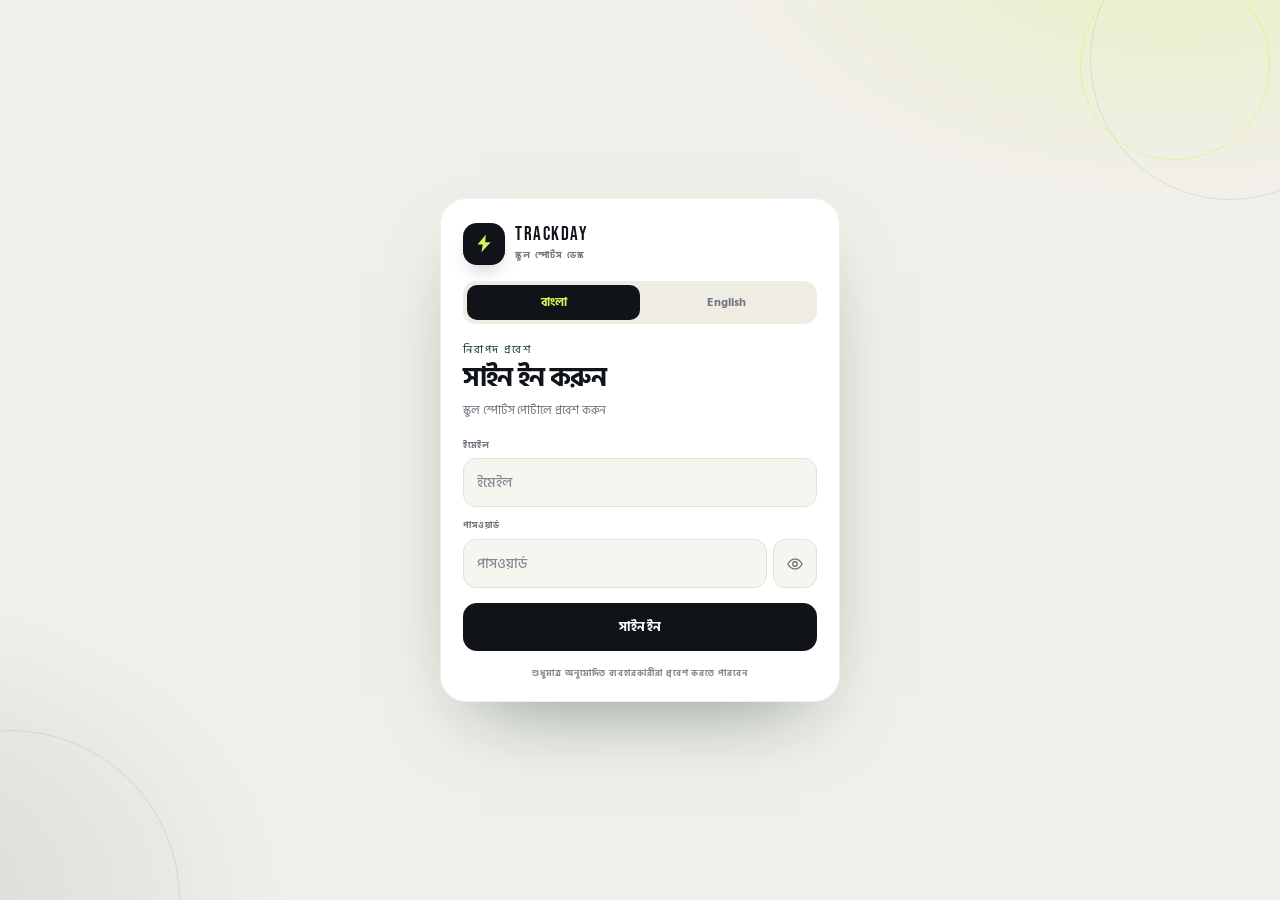
<file: index.html>
<!DOCTYPE html>
<html lang="bn">
<head>
  <meta charset="UTF-8">
  <meta name="viewport" content="width=device-width, initial-scale=1.0, maximum-scale=1.0, user-scalable=no, viewport-fit=cover">
  <meta name="theme-color" content="#F1EFE9">
  <meta name="mobile-web-app-capable" content="yes">
  <meta name="apple-mobile-web-app-capable" content="yes">
  <meta name="apple-mobile-web-app-status-bar-style" content="default">
  <meta name="color-scheme" content="light">
  <title>বার্ষিক ক্রীড়া প্রতিযোগিতা</title>
  <link rel="preconnect" href="https://fonts.googleapis.com">
  <link rel="preconnect" href="https://fonts.gstatic.com" crossorigin>
  <link href="https://fonts.googleapis.com/css2?family=Bebas+Neue&family=Hind+Siliguri:wght@400;500;600;700&family=Manrope:wght@400;500;600;700;800&display=swap" rel="stylesheet">
  <link rel="stylesheet" href="styles.css">
</head>
<body>
  <!-- ===== ICON SPRITE ===== -->
  <svg xmlns="http://www.w3.org/2000/svg" style="position:absolute;width:0;height:0;overflow:hidden" aria-hidden="true">
    <symbol id="i-home" viewBox="0 0 24 24" fill="none" stroke="currentColor" stroke-width="1.8" stroke-linecap="round" stroke-linejoin="round"><path d="M3.5 10.4 12 3.5l8.5 6.9V20a1 1 0 0 1-1 1h-5v-6.5h-5V21h-5a1 1 0 0 1-1-1z"/></symbol>
    <symbol id="i-users" viewBox="0 0 24 24" fill="none" stroke="currentColor" stroke-width="1.8" stroke-linecap="round" stroke-linejoin="round"><path d="M16 21v-1.8a3.8 3.8 0 0 0-3.8-3.8H7.2a3.8 3.8 0 0 0-3.8 3.8V21"/><circle cx="9.7" cy="7.2" r="3.7"/><path d="M20.6 21v-1.8a3.8 3.8 0 0 0-2.9-3.7"/><path d="M15.4 3.7a3.7 3.7 0 0 1 0 7.1"/></symbol>
    <symbol id="i-trophy" viewBox="0 0 24 24" fill="none" stroke="currentColor" stroke-width="1.8" stroke-linecap="round" stroke-linejoin="round"><path d="M8 4h8v4.5a4 4 0 0 1-8 0z"/><path d="M8 5.5H5.4a1.4 1.4 0 0 0 0 2.8h.4A3.6 3.6 0 0 0 9.2 11"/><path d="M16 5.5h2.6a1.4 1.4 0 0 1 0 2.8h-.4A3.6 3.6 0 0 1 14.8 11"/><path d="M12 12.5V16"/><path d="M8.5 20.5h7"/><path d="M10 16h4l1 4.5H9z"/></symbol>
    <symbol id="i-medal" viewBox="0 0 24 24" fill="none" stroke="currentColor" stroke-width="1.8" stroke-linecap="round" stroke-linejoin="round"><circle cx="12" cy="14.5" r="5.5"/><path d="m8.6 9.7-2.2-6.2h11.2l-2.2 6.2"/><path d="m12 12.3.9 1.8 2 .3-1.5 1.4.4 2-1.8-1-1.8 1 .4-2-1.5-1.4 2-.3z"/></symbol>
    <symbol id="i-grid" viewBox="0 0 24 24" fill="currentColor"><circle cx="5" cy="5" r="1.7"/><circle cx="12" cy="5" r="1.7"/><circle cx="19" cy="5" r="1.7"/><circle cx="5" cy="12" r="1.7"/><circle cx="12" cy="12" r="1.7"/><circle cx="19" cy="12" r="1.7"/><circle cx="5" cy="19" r="1.7"/><circle cx="12" cy="19" r="1.7"/><circle cx="19" cy="19" r="1.7"/></symbol>
    <symbol id="i-plus" viewBox="0 0 24 24" fill="none" stroke="currentColor" stroke-width="2.4" stroke-linecap="round"><path d="M12 5v14M5 12h14"/></symbol>
    <symbol id="i-back" viewBox="0 0 24 24" fill="none" stroke="currentColor" stroke-width="2" stroke-linecap="round" stroke-linejoin="round"><path d="M15 18l-6-6 6-6"/></symbol>
    <symbol id="i-chev" viewBox="0 0 24 24" fill="none" stroke="currentColor" stroke-width="1.9" stroke-linecap="round" stroke-linejoin="round"><path d="M9 18l6-6-6-6"/></symbol>
    <symbol id="i-search" viewBox="0 0 24 24" fill="none" stroke="currentColor" stroke-width="1.9" stroke-linecap="round"><circle cx="11" cy="11" r="7"/><path d="M21 21l-4.3-4.3"/></symbol>
    <symbol id="i-filter" viewBox="0 0 24 24" fill="none" stroke="currentColor" stroke-width="1.9" stroke-linecap="round" stroke-linejoin="round"><path d="M3.5 5.5h17l-6.4 7.6v5.3l-4.2 2v-7.3z"/></symbol>
    <symbol id="i-school" viewBox="0 0 24 24" fill="none" stroke="currentColor" stroke-width="1.8" stroke-linecap="round" stroke-linejoin="round"><path d="M3 21h18"/><path d="M5 21V9.5l7-4.5 7 4.5V21"/><path d="M9.5 21v-5h5v5"/><path d="M9.5 11h1M13.5 11h1"/></symbol>
    <symbol id="i-calendar" viewBox="0 0 24 24" fill="none" stroke="currentColor" stroke-width="1.8" stroke-linecap="round" stroke-linejoin="round"><rect x="3.5" y="5" width="17" height="15.5" rx="2.5"/><path d="M8 3v4M16 3v4M3.5 10h17"/></symbol>
    <symbol id="i-flag" viewBox="0 0 24 24" fill="none" stroke="currentColor" stroke-width="1.8" stroke-linecap="round" stroke-linejoin="round"><path d="M5 21V4"/><path d="M5 4h11l-1.5 4L16 12H5"/></symbol>
    <symbol id="i-clock" viewBox="0 0 24 24" fill="none" stroke="currentColor" stroke-width="1.8" stroke-linecap="round" stroke-linejoin="round"><circle cx="12" cy="12" r="8.5"/><path d="M12 7v5.2l3.4 2"/></symbol>
    <symbol id="i-ruler" viewBox="0 0 24 24" fill="none" stroke="currentColor" stroke-width="1.8" stroke-linecap="round" stroke-linejoin="round"><path d="M3.5 15.6 15.6 3.5l4.9 4.9L8.4 20.5z"/><path d="m7 12 2 2M10 9l2 2M13 6l2 2"/></symbol>
    <symbol id="i-height" viewBox="0 0 24 24" fill="none" stroke="currentColor" stroke-width="1.8" stroke-linecap="round" stroke-linejoin="round"><path d="M12 3v18"/><path d="m8 7 4-4 4 4M8 17l4 4 4-4"/><path d="M4 21h4M16 21h4"/></symbol>
    <symbol id="i-target" viewBox="0 0 24 24" fill="none" stroke="currentColor" stroke-width="1.8" stroke-linecap="round"><circle cx="12" cy="12" r="8.5"/><circle cx="12" cy="12" r="4.5"/><circle cx="12" cy="12" r="1" fill="currentColor"/></symbol>
    <symbol id="i-edit" viewBox="0 0 24 24" fill="none" stroke="currentColor" stroke-width="1.8" stroke-linecap="round" stroke-linejoin="round"><path d="M12 20h9"/><path d="M16.5 3.5a2.1 2.1 0 0 1 3 3L7 19l-4 1 1-4z"/></symbol>
    <symbol id="i-trash" viewBox="0 0 24 24" fill="none" stroke="currentColor" stroke-width="1.8" stroke-linecap="round" stroke-linejoin="round"><path d="M3 6h18"/><path d="M8 6V4h8v2"/><path d="M19 6l-1 14H6L5 6"/><path d="M10 11v6M14 11v6"/></symbol>
    <symbol id="i-user-plus" viewBox="0 0 24 24" fill="none" stroke="currentColor" stroke-width="1.8" stroke-linecap="round" stroke-linejoin="round"><path d="M15 21v-1.8a3.8 3.8 0 0 0-3.8-3.8H6.8A3.8 3.8 0 0 0 3 19.2V21"/><circle cx="9" cy="7.2" r="3.7"/><path d="M19 8v6M22 11h-6"/></symbol>
    <symbol id="i-user" viewBox="0 0 24 24" fill="none" stroke="currentColor" stroke-width="1.8" stroke-linecap="round" stroke-linejoin="round"><circle cx="12" cy="8" r="4"/><path d="M4.5 21a7.5 7.5 0 0 1 15 0"/></symbol>
    <symbol id="i-print" viewBox="0 0 24 24" fill="none" stroke="currentColor" stroke-width="1.8" stroke-linecap="round" stroke-linejoin="round"><path d="M6.5 9V3.5h11V9"/><path d="M6.5 18H4.5a2 2 0 0 1-2-2v-5a2 2 0 0 1 2-2h15a2 2 0 0 1 2 2v5a2 2 0 0 1-2 2h-2"/><rect x="6.5" y="14" width="11" height="6.5"/></symbol>
    <symbol id="i-download" viewBox="0 0 24 24" fill="none" stroke="currentColor" stroke-width="1.8" stroke-linecap="round" stroke-linejoin="round"><path d="M12 3v12"/><path d="m7 10 5 5 5-5"/><path d="M4 19.5h16"/></symbol>
    <symbol id="i-globe" viewBox="0 0 24 24" fill="none" stroke="currentColor" stroke-width="1.8" stroke-linecap="round"><circle cx="12" cy="12" r="8.5"/><path d="M3.5 12h17"/><path d="M12 3.5c2.4 2.4 3.6 5.2 3.6 8.5s-1.2 6.1-3.6 8.5c-2.4-2.4-3.6-5.2-3.6-8.5S9.6 5.9 12 3.5z"/></symbol>
    <symbol id="i-info" viewBox="0 0 24 24" fill="none" stroke="currentColor" stroke-width="1.8" stroke-linecap="round" stroke-linejoin="round"><circle cx="12" cy="12" r="8.5"/><path d="M12 11v5.5M12 7.8v.2"/></symbol>
    <symbol id="i-check" viewBox="0 0 24 24" fill="none" stroke="currentColor" stroke-width="2.2" stroke-linecap="round" stroke-linejoin="round"><path d="m4.5 12.5 5 5 10-11"/></symbol>
    <symbol id="i-close" viewBox="0 0 24 24" fill="none" stroke="currentColor" stroke-width="2" stroke-linecap="round"><path d="M18 6 6 18M6 6l12 12"/></symbol>
    <symbol id="i-bolt" viewBox="0 0 24 24" fill="currentColor"><path d="M13.5 2 4 13.2h6l-1.5 8.8L19 10.5h-6.2z"/></symbol>
    <symbol id="i-settings" viewBox="0 0 24 24" fill="none" stroke="currentColor" stroke-width="1.8" stroke-linecap="round" stroke-linejoin="round"><circle cx="12" cy="12" r="3"/><path d="M19.4 15a1.6 1.6 0 0 0 .3 1.8l.1.1a2 2 0 1 1-2.8 2.8l-.1-.1a1.6 1.6 0 0 0-1.8-.3 1.6 1.6 0 0 0-1 1.5V21a2 2 0 1 1-4 0v-.1a1.6 1.6 0 0 0-1-1.5 1.6 1.6 0 0 0-1.8.3l-.1.1a2 2 0 1 1-2.8-2.8l.1-.1a1.6 1.6 0 0 0 .3-1.8 1.6 1.6 0 0 0-1.5-1H3a2 2 0 1 1 0-4h.1a1.6 1.6 0 0 0 1.5-1 1.6 1.6 0 0 0-.3-1.8l-.1-.1a2 2 0 1 1 2.8-2.8l.1.1a1.6 1.6 0 0 0 1.8.3H9a1.6 1.6 0 0 0 1-1.5V3a2 2 0 1 1 4 0v.1a1.6 1.6 0 0 0 1 1.5 1.6 1.6 0 0 0 1.8-.3l.1-.1a2 2 0 1 1 2.8 2.8l-.1.1a1.6 1.6 0 0 0-.3 1.8V10a1.6 1.6 0 0 0 1.5 1H21a2 2 0 1 1 0 4h-.1a1.6 1.6 0 0 0-1.5 1z"/></symbol>
    <symbol id="i-list" viewBox="0 0 24 24" fill="none" stroke="currentColor" stroke-width="1.9" stroke-linecap="round"><path d="M8 6h13M8 12h13M8 18h13"/><circle cx="3.5" cy="6" r="1" fill="currentColor" stroke="none"/><circle cx="3.5" cy="12" r="1" fill="currentColor" stroke="none"/><circle cx="3.5" cy="18" r="1" fill="currentColor" stroke="none"/></symbol>
    <symbol id="i-arrow-up-right" viewBox="0 0 24 24" fill="none" stroke="currentColor" stroke-width="2" stroke-linecap="round" stroke-linejoin="round"><path d="M7 17 17 7"/><path d="M8 7h9v9"/></symbol>
    <symbol id="i-shield" viewBox="0 0 24 24" fill="none" stroke="currentColor" stroke-width="1.8" stroke-linecap="round" stroke-linejoin="round"><path d="M12 3 5 6v5.5c0 4.4 3 8.1 7 9.5 4-1.4 7-5.1 7-9.5V6z"/><path d="m9.5 12 1.8 1.8 3.4-3.6"/></symbol>
    <symbol id="i-key" viewBox="0 0 24 24" fill="none" stroke="currentColor" stroke-width="1.8" stroke-linecap="round" stroke-linejoin="round"><circle cx="8" cy="15" r="4.5"/><path d="m11.3 11.7 8.2-8.2M16.5 6.5l2.5 2.5M14 9l2 2"/></symbol>
    <symbol id="i-logout" viewBox="0 0 24 24" fill="none" stroke="currentColor" stroke-width="1.8" stroke-linecap="round" stroke-linejoin="round"><path d="M9 21H5a2 2 0 0 1-2-2V5a2 2 0 0 1 2-2h4"/><path d="m16 17 5-5-5-5"/><path d="M21 12H9"/></symbol>
    <symbol id="i-eye" viewBox="0 0 24 24" fill="none" stroke="currentColor" stroke-width="1.8" stroke-linecap="round" stroke-linejoin="round"><path d="M2.5 12S6 5.5 12 5.5 21.5 12 21.5 12 18 18.5 12 18.5 2.5 12 2.5 12z"/><circle cx="12" cy="12" r="3"/></symbol>
    <symbol id="i-eye-off" viewBox="0 0 24 24" fill="none" stroke="currentColor" stroke-width="1.8" stroke-linecap="round" stroke-linejoin="round"><path d="M3 3l18 18"/><path d="M10.6 6.1A10.9 10.9 0 0 1 12 6c6 0 9.5 6 9.5 6a16.9 16.9 0 0 1-3.4 4M6.6 6.6C3.9 8.4 2.5 12 2.5 12S6 18 12 18c1.5 0 2.9-.4 4.1-1"/><path d="M9.9 9.9a3 3 0 0 0 4.2 4.2"/></symbol>
  </svg>

  <!-- ===== LOGIN ===== -->
  <div class="auth-shell" id="authScreen" hidden>
    <div class="auth-deco" aria-hidden="true">
      <span></span><span></span><span></span>
    </div>
    <div class="auth-card">
      <div class="auth-brand">
        <div class="auth-mark"><svg class="ic" viewBox="0 0 24 24"><use href="#i-bolt"/></svg></div>
        <div>
          <div class="auth-brand-name">TRACKDAY</div>
          <div class="auth-brand-sub" data-i18n="auth.brandSub">SCHOOL SPORTS DESK</div>
        </div>
      </div>
      <div class="auth-lang">
        <div class="seg" id="authLangSeg"><button type="button" data-lang="bn">বাংলা</button><button type="button" data-lang="en">English</button></div>
      </div>
      <div class="auth-eyebrow" data-i18n="auth.eyebrow">SECURE ACCESS</div>
      <h1 class="auth-title" data-i18n="auth.title">Sign in</h1>
      <p class="auth-sub" data-i18n="auth.subtitle">Enter the school sports portal</p>
      <form id="loginForm" class="auth-form" autocomplete="on" novalidate>
        <label class="auth-field">
          <span data-i18n="auth.email">Email</span>
          <input id="loginEmail" type="email" inputmode="email" autocomplete="username" autocapitalize="none" spellcheck="false" data-i18n-ph="auth.email" placeholder="Email">
        </label>
        <label class="auth-field">
          <span data-i18n="auth.password">Password</span>
          <div class="input-with-btn">
            <input id="loginPassword" type="password" autocomplete="current-password" data-i18n-ph="auth.password" placeholder="Password">
            <button type="button" class="pw-toggle" data-pw-toggle="loginPassword" aria-label="Show password">
              <svg class="ic" viewBox="0 0 24 24"><use href="#i-eye"/></svg>
            </button>
          </div>
        </label>
        <div class="form-error" id="authError" hidden></div>
        <button class="btn btn-block auth-submit" type="submit" id="loginSubmit">
          <span data-i18n="auth.signIn">Sign in</span>
        </button>
      </form>
      <p class="auth-foot" data-i18n="auth.foot">Authorised users only</p>
    </div>
  </div>

  <!-- ===== FORCED / VOLUNTARY PASSWORD ===== -->
  <div class="auth-shell password-shell" id="passwordScreen" hidden>
    <div class="auth-card auth-card-sm">
      <div class="auth-brand">
        <div class="auth-mark amber"><svg class="ic" viewBox="0 0 24 24"><use href="#i-key"/></svg></div>
        <div>
          <div class="auth-brand-name">TRACKDAY</div>
          <div class="auth-brand-sub" data-i18n="auth.security">SECURITY</div>
        </div>
      </div>
      <h1 class="auth-title" id="passwordTitle" data-i18n="auth.forceTitle">Set a new password</h1>
      <p class="auth-sub" id="passwordSub" data-i18n="auth.forceSub"></p>
      <form id="passwordForm" class="auth-form" autocomplete="off" novalidate>
        <label class="auth-field">
          <span data-i18n="auth.newPassword">New password</span>
          <div class="input-with-btn">
            <input id="newPassword" type="password" autocomplete="new-password" minlength="8" data-i18n-ph="auth.newPassword" placeholder="New password">
            <button type="button" class="pw-toggle" data-pw-toggle="newPassword" aria-label="Show password">
              <svg class="ic" viewBox="0 0 24 24"><use href="#i-eye"/></svg>
            </button>
          </div>
        </label>
        <label class="auth-field">
          <span data-i18n="auth.confirmPassword">Confirm password</span>
          <div class="input-with-btn">
            <input id="confirmPassword" type="password" autocomplete="new-password" minlength="8" data-i18n-ph="auth.confirmPassword" placeholder="Confirm password">
            <button type="button" class="pw-toggle" data-pw-toggle="confirmPassword" aria-label="Show password">
              <svg class="ic" viewBox="0 0 24 24"><use href="#i-eye"/></svg>
            </button>
          </div>
        </label>
        <div class="form-error" id="passwordError" hidden></div>
        <button class="btn btn-block auth-submit" type="submit" id="passwordSubmit">
          <span data-i18n="auth.savePassword">Save password</span>
        </button>
        <button class="btn btn-ghost btn-block" type="button" id="passwordCancel" data-i18n="common.cancel">Cancel</button>
      </form>
    </div>
  </div>

  <div class="app" id="appShell">
    <!-- ===== APP BAR ===== -->
    <header class="appbar">
      <button id="btnBack" class="appbar-back" hidden aria-label="Back">
        <svg class="ic" viewBox="0 0 24 24"><use href="#i-back"/></svg>
      </button>
      <div class="appbar-titles">
        <div class="appbar-eyebrow" id="appBarEyebrow">SCHOOL SPORTS DESK</div>
        <div id="appBarTitle" class="appbar-title">বার্ষিক ক্রীড়া প্রতিযোগিতা</div>
      </div>
      <button class="appbar-account" id="btnAccount" type="button" aria-label="Account">
        <span class="appbar-avatar" id="appbarAvatar">?</span>
        <span class="appbar-live" id="appbarLive" aria-hidden="true"></span>
      </button>
    </header>

    <!-- ===== APP LOADING ===== -->
    <div class="app-loading" id="appLoading" hidden>
      <span class="spinner" aria-hidden="true"></span>
      <span data-i18n="common.loading">Loading…</span>
    </div>

    <!-- ===== CONTENT ===== -->
    <main class="app-content" id="appContent">

      <!-- HOME -->
      <section id="screen-home" class="screen active">
        <div class="hero season-card">
          <div class="hero-lanes"></div>
          <svg class="hero-watermark" viewBox="0 0 24 24"><use href="#i-trophy"/></svg>
          <div class="hero-top">
            <span class="hero-eyebrow" data-i18n="home.seasonLabel">SEASON SCOREBOARD</span>
            <span class="hero-live offline" id="liveIndicator"><span class="live-dot"></span><span id="liveLabel" data-i18n="home.liveOff">Offline</span></span>
          </div>
          <div class="hero-num" id="heroStudents">0</div>
          <div class="hero-label" data-i18n="home.heroLabel">মোট শিক্ষার্থী</div>
          <div class="hero-sub" id="heroSub"></div>
        </div>

        <div class="role-banner" id="roleBanner" hidden></div>

        <div class="stat-grid stat-grid-4">
          <div class="stat-card">
            <span class="stat-ico blue"><svg class="ic" viewBox="0 0 24 24"><use href="#i-school"/></svg></span>
            <div class="stat-num" id="statSchools">0</div>
            <div class="stat-lbl" data-i18n="dash.schools">স্কুল</div>
          </div>
          <div class="stat-card">
            <span class="stat-ico orange"><svg class="ic" viewBox="0 0 24 24"><use href="#i-calendar"/></svg></span>
            <div class="stat-num" id="statEvents">0</div>
            <div class="stat-lbl" data-i18n="dash.events">ইভেন্ট</div>
          </div>
          <div class="stat-card">
            <span class="stat-ico green"><svg class="ic" viewBox="0 0 24 24"><use href="#i-flag"/></svg></span>
            <div class="stat-num" id="statGames">0</div>
            <div class="stat-lbl" data-i18n="dash.games">গেম</div>
          </div>
          <div class="stat-card">
            <span class="stat-ico purple"><svg class="ic" viewBox="0 0 24 24"><use href="#i-users"/></svg></span>
            <div class="stat-num" id="statEntries">0</div>
            <div class="stat-lbl" data-i18n="dash.entries">এন্ট্রি</div>
          </div>
        </div>

        <div class="home-block home-block-quick">
          <div class="section-head">
            <h2 data-i18n="home.quickActions">দ্রুত কাজ</h2>
          </div>
          <div class="quick-grid">
            <button class="quick-btn" id="qaAddStudent">
              <span class="quick-ico primary"><svg class="ic" viewBox="0 0 24 24"><use href="#i-user-plus"/></svg></span>
              <span class="quick-label" data-i18n="home.addStudent">শিক্ষার্থী যোগ</span>
            </button>
            <button class="quick-btn" id="qaAddEvent" data-admin-only>
              <span class="quick-ico orange"><svg class="ic" viewBox="0 0 24 24"><use href="#i-calendar"/></svg></span>
              <span class="quick-label" data-i18n="home.addEvent">ইভেন্ট যোগ</span>
            </button>
            <button class="quick-btn" id="qaResults">
              <span class="quick-ico green"><svg class="ic" viewBox="0 0 24 24"><use href="#i-medal"/></svg></span>
              <span class="quick-label" data-i18n="home.results">ফলাফল</span>
            </button>
          </div>
        </div>

        <div class="home-block home-block-recent">
          <div class="section-head">
            <h2 data-i18n="home.recentEvents">সাম্প্রতিক ইভেন্ট</h2>
          </div>
          <div id="recentEvents" class="card-list"></div>
        </div>
      </section>

      <!-- STUDENTS -->
      <section id="screen-students" class="screen">
        <div class="searchbar">
          <svg class="ic" viewBox="0 0 24 24"><use href="#i-search"/></svg>
          <input id="studentSearch" data-i18n-ph="students.searchPh" placeholder="নাম / Student ID দিয়ে খুঁজুন">
        </div>
        <div class="chip-row" id="stuGroupChips">
          <button class="chip active" data-group="" data-i18n="common.all">সব</button>
          <button class="chip" data-group="A">GROUP A</button>
          <button class="chip" data-group="B">GROUP B</button>
          <button class="chip" data-group="C">GROUP C</button>
        </div>
        <div class="filter-row">
          <select id="stuSchoolFilter" class="mini-select"></select>
          <span class="list-count" id="studentMeta"></span>
        </div>
        <div id="studentList" class="card-list"></div>
        <p class="empty" id="studentEmpty" data-i18n="students.empty" hidden>কোনো শিক্ষার্থী পাওয়া যায়নি।</p>
      </section>

      <!-- EVENTS -->
      <section id="screen-events" class="screen">
        <p class="screen-desc" data-i18n="events.desc">প্রতিটা ইভেন্টের ভেতরে একাধিক গেম থাকে। ইভেন্টে ট্যাপ করে গেম ও অংশগ্রহণকারী দেখো।</p>

        <div class="ev-toolbar">
          <div class="searchbar ev-search">
            <svg class="ic" viewBox="0 0 24 24"><use href="#i-search"/></svg>
            <input id="eventSearch" autocomplete="off" data-i18n-ph="events.searchPh" placeholder="নাম / নোট / তারিখ দিয়ে খুঁজুন">
          </div>
          <button class="ev-filter-btn" id="btnEventFilters" type="button">
            <svg class="ic" viewBox="0 0 24 24"><use href="#i-filter"/></svg>
            <span data-i18n="events.filters">ফিল্টার</span>
            <span class="filter-badge" id="eventFilterBadge" hidden>0</span>
          </button>
        </div>

        <div class="chip-row ev-status-chips" id="eventStatusChips">
          <button class="chip active" type="button" data-status="all" data-i18n="common.all">সব</button>
          <button class="chip" type="button" data-status="upcoming" data-i18n="events.upcoming">আসন্ন</button>
          <button class="chip" type="button" data-status="past" data-i18n="events.past">সম্পন্ন</button>
          <button class="chip" type="button" data-status="noGames" data-i18n="events.noGames">গেম নেই</button>
          <button class="chip" type="button" data-status="results" data-i18n="events.hasResults">ফলাফল আছে</button>
        </div>

        <div class="ev-meta-row">
          <span class="list-count" id="eventMeta"></span>
          <select id="eventSort" class="mini-select ev-sort">
            <option value="date-desc" data-i18n="events.sortNew">নতুন আগে</option>
            <option value="date-asc" data-i18n="events.sortOld">পুরোনো আগে</option>
            <option value="name-asc" data-i18n="events.sortName">নাম (ক-হ)</option>
            <option value="games-desc" data-i18n="events.sortGames">বেশি গেম</option>
            <option value="entries-desc" data-i18n="events.sortEntries">বেশি অংশগ্রহণ</option>
          </select>
        </div>

        <div class="ev-active-row" id="eventActiveFilters" hidden></div>
        <div id="eventList" class="card-list"></div>
        <p class="empty" id="eventEmpty" data-i18n="events.empty" hidden>কোনো ইভেন্ট যোগ করা হয়নি। + দিয়ে শুরু করো।</p>
        <div class="empty" id="eventNoMatch" hidden>
          <span data-i18n="events.noMatch">এই ফিল্টারে কোনো ইভেন্ট মেলেনি।</span>
          <button class="btn btn-ghost btn-sm" id="btnResetEventFiltersEmpty" type="button" data-i18n="events.clearFilters">ফিল্টার মুছুন</button>
        </div>
      </section>

      <!-- EVENT DETAIL (secondary) -->
      <section id="screen-eventDetail" class="screen">
        <div class="event-hero">
          <div class="event-hero-top">
            <span class="event-eyebrow" data-i18n="eventDetail.eyebrow">EVENT</span>
            <svg class="event-hero-mark" viewBox="0 0 24 24"><use href="#i-trophy"/></svg>
          </div>
          <div class="event-hero-name" id="edName"></div>
          <div class="event-hero-date" id="edDate"></div>
          <div class="event-hero-stats" id="edStats"></div>
          <div class="event-hero-btns">
            <button class="btn btn-lime btn-sm" id="btnEventWinners">
              <svg class="ic" viewBox="0 0 24 24"><use href="#i-trophy"/></svg>
              <span data-i18n="winners.btn">ফলাফল সারসংক্ষেপ</span>
            </button>
            <button class="btn btn-glass btn-sm" id="btnEventReport">
              <svg class="ic" viewBox="0 0 24 24"><use href="#i-print"/></svg>
              <span data-i18n="report.btn">রিপোর্ট / প্রিন্ট</span>
            </button>
          </div>
        </div>
        <div class="section-head">
          <h2 data-i18n="eventDetail.gamesTitle">গেমস</h2>
          <span class="section-meta" data-i18n="eventDetail.tapHint">গেমে ট্যাপ করলে রেকর্ড খুলবে</span>
        </div>
        <p class="screen-desc" data-i18n="eventDetail.desc">গেম যোগ করো, তারপর শিক্ষার্থী assign করো। শুধু ওই গ্রুপের শিক্ষার্থী দেখাবে।</p>
        <div id="edGames" class="card-list"></div>
        <p class="empty" id="edEmpty" data-i18n="eventDetail.empty" hidden>এই ইভেন্টে কোনো গেম নেই। + দিয়ে গেম যোগ করো।</p>
      </section>

      <!-- REPORT (secondary) -->
      <section id="screen-report" class="screen">
        <div class="card no-print">
          <div class="card-head"><h2 data-i18n="report.title">ইভেন্ট রিপোর্ট</h2></div>
          <p class="screen-desc" data-i18n="report.desc">রেজিস্ট্রেশন ও ফলাফল — প্রিন্ট করে PDF সেভ করো।</p>
          <button class="btn btn-block" id="btnPrintReport">
            <svg class="ic" viewBox="0 0 24 24"><use href="#i-print"/></svg>
            <span data-i18n="report.print">প্রিন্ট / PDF</span>
          </button>
        </div>
        <div id="reportArea" class="print-area"></div>
      </section>

      <!-- WINNERS / SUMMARY (secondary) -->
      <section id="screen-winners" class="screen">
        <div id="winnersArea"></div>
      </section>

      <!-- RESULTS — auto-gathered podium -->
      <section id="screen-results" class="screen">
        <div class="screen-head">
          <div class="eyebrow" data-i18n="eyebrow.results">PODIUM</div>
          <h1 class="screen-title">
            <svg class="ic" viewBox="0 0 24 24"><use href="#i-trophy"/></svg>
            <span data-i18n="results.title">ফলাফল</span>
          </h1>
          <p class="screen-desc" data-i18n="results.desc2">প্রতি গেমের first / second / third — records থেকে স্বয়ংক্রিয়ভাবে।</p>
        </div>
        <div class="card result-selectors">
          <label class="field">
            <span><svg class="ic" viewBox="0 0 24 24"><use href="#i-calendar"/></svg><span data-i18n="results.event">ইভেন্ট</span></span>
            <select id="resEvent"></select>
          </label>
          <label class="field">
            <span><svg class="ic" viewBox="0 0 24 24"><use href="#i-flag"/></svg><span data-i18n="results.game">খেলা</span></span>
            <select id="resGame"></select>
          </label>
        </div>
        <div id="resultsArea"></div>
      </section>

      <!-- RECORDS -->
      <section id="screen-records" class="screen">
        <input type="hidden" id="recordsGameId">
        <div id="recordsArea"></div>
      </section>

      <!-- MORE -->
      <section id="screen-more" class="screen">
        <div class="more-hero">
          <div class="brand-mark"><svg class="ic" viewBox="0 0 24 24"><use href="#i-bolt"/></svg></div>
          <div class="more-hero-txt">
            <div class="more-app" data-i18n="app.title">বার্ষিক ক্রীড়া প্রতিযোগিতা</div>
            <div class="more-sub" data-i18n="more.tagline">Supabase-এ সংরক্ষিত · সবাই একসাথে</div>
          </div>
        </div>
        <div class="card menu-card">
          <button class="menu-row" id="btnAccountRow" type="button">
            <span class="menu-ico dark"><span class="menu-avatar" id="moreAvatar">?</span></span>
            <span class="menu-txt"><span class="menu-title" id="moreName" data-i18n="account.title">অ্যাকাউন্ট</span><span class="menu-sub" id="moreEmail"></span></span>
            <svg class="ic chev" viewBox="0 0 24 24"><use href="#i-chev"/></svg>
          </button>
          <button class="menu-row" data-screen="schools">
            <span class="menu-ico blue"><svg class="ic" viewBox="0 0 24 24"><use href="#i-school"/></svg></span>
            <span class="menu-txt"><span class="menu-title" data-i18n="more.schools">স্কুল</span><span class="menu-sub" data-i18n="more.schoolsDesc">স্কুল যোগ ও পরিচালনা</span></span>
            <svg class="ic chev" viewBox="0 0 24 24"><use href="#i-chev"/></svg>
          </button>
          <button class="menu-row" data-screen="teachers" data-admin-only>
            <span class="menu-ico orange"><svg class="ic" viewBox="0 0 24 24"><use href="#i-shield"/></svg></span>
            <span class="menu-txt"><span class="menu-title" data-i18n="teachers.title">শিক্ষক ও অ্যাডমিন</span><span class="menu-sub" data-i18n="more.teachersDesc">শিক্ষক অ্যাকাউন্ট ও স্কুল লিংক</span></span>
            <svg class="ic chev" viewBox="0 0 24 24"><use href="#i-chev"/></svg>
          </button>
          <button class="menu-row" data-screen="settings">
            <span class="menu-ico green"><svg class="ic" viewBox="0 0 24 24"><use href="#i-settings"/></svg></span>
            <span class="menu-txt"><span class="menu-title" data-i18n="more.settings">সেটিংস</span><span class="menu-sub" data-i18n="more.settingsDesc">ভাষা, ব্যাকআপ ও অন্যান্য</span></span>
            <svg class="ic chev" viewBox="0 0 24 24"><use href="#i-chev"/></svg>
          </button>
        </div>
        <div class="app-version" data-i18n="more.footer">Supabase · রিয়েলটাইম</div>
      </section>

      <!-- SCHOOLS (secondary) -->
      <section id="screen-schools" class="screen">
        <p class="screen-desc" data-i18n="schools.desc">সব স্কুলের তালিকা। অ্যাডমিন স্কুল যোগ, সম্পাদনা ও মুছে ফেলতে পারেন।</p>
        <div id="schoolList" class="card-list"></div>
        <p class="empty" id="schoolEmpty" data-i18n="schools.empty" hidden>এখনো কোনো স্কুল যোগ করা হয়নি।</p>
      </section>

      <!-- TEACHERS / ADMINS (secondary, admin only) -->
      <section id="screen-teachers" class="screen">
        <p class="screen-desc" data-i18n="teachers.desc">প্রতিটি স্কুলে একজন শিক্ষক লিংক করুন। Temp Admin সব কাজ করতে পারে, শুধু Super Admin পরিবর্তন করতে পারে না।</p>
        <button class="btn btn-block" id="btnAddTeacher" type="button">
          <svg class="ic" viewBox="0 0 24 24"><use href="#i-user-plus"/></svg>
          <span data-i18n="teachers.addTitle">নতুন শিক্ষক / অ্যাডমিন</span>
        </button>
        <div class="section-head">
          <h2 data-i18n="teachers.title">শিক্ষক ও অ্যাডমিন</h2>
          <span class="section-meta" id="teacherMeta"></span>
        </div>
        <div id="teacherList" class="card-list"></div>
        <p class="empty" id="teacherEmpty" data-i18n="teachers.empty" hidden>এখনো কোনো শিক্ষক বা Temp Admin নেই।</p>
      </section>

      <!-- SETTINGS (secondary) -->
      <section id="screen-settings" class="screen">
        <div class="card">
          <div class="card-head with-icon">
            <span class="head-ico"><svg class="ic" viewBox="0 0 24 24"><use href="#i-globe"/></svg></span>
            <div><h2 data-i18n="settings.language">ভাষা / Language</h2>
            <p class="screen-desc" data-i18n="settings.languageDesc">পুরো অ্যাপের ভাষা বদলাও। ডাটা অপরিবর্তিত থাকবে।</p></div>
          </div>
          <div class="seg seg-lg" id="langSeg"><button data-lang="bn">বাংলা</button><button data-lang="en">English</button></div>
        </div>
        <div class="card">
          <div class="card-head with-icon">
            <span class="head-ico"><svg class="ic" viewBox="0 0 24 24"><use href="#i-user"/></svg></span>
            <div><h2 data-i18n="account.title">অ্যাকাউন্ট</h2>
            <p class="screen-desc" data-i18n="account.secure">সেশনটি Supabase Auth দ্বারা সুরক্ষিত।</p></div>
          </div>
          <div class="btn-row">
            <button class="btn btn-ghost" id="btnSettingsAccount">
              <svg class="ic" viewBox="0 0 24 24"><use href="#i-user"/></svg>
              <span data-i18n="account.title">অ্যাকাউন্ট</span>
            </button>
            <button class="btn btn-ghost" id="btnSettingsLogout">
              <svg class="ic" viewBox="0 0 24 24"><use href="#i-logout"/></svg>
              <span data-i18n="account.logout">লগআউট</span>
            </button>
          </div>
        </div>
        <div class="card" data-admin-only>
          <div class="card-head with-icon">
            <span class="head-ico"><svg class="ic" viewBox="0 0 24 24"><use href="#i-download"/></svg></span>
            <div><h2 data-i18n="backup.title">ডেটা এক্সপোর্ট</h2>
            <p class="screen-desc" data-i18n="backup.desc">বর্তমান ডেটা JSON ফাইলে ডাউনলোড করুন।</p></div>
          </div>
          <div class="btn-row">
            <button class="btn btn-ghost" id="btnExport">
              <svg class="ic" viewBox="0 0 24 24"><use href="#i-download"/></svg>
              <span data-i18n="backup.export">JSON ডাউনলোড</span>
            </button>
          </div>
        </div>
        <div class="card">
          <div class="card-head with-icon">
            <span class="head-ico"><svg class="ic" viewBox="0 0 24 24"><use href="#i-info"/></svg></span>
            <div><h2 data-i18n="settings.aboutTitle">অ্যাপ সম্পর্কে</h2>
            <p class="screen-desc" data-i18n="settings.aboutDesc">বার্ষিক ক্রীড়া প্রতিযোগিতা — স্কুল স্পোর্টস অ্যাপ। তথ্য Supabase-এ সংরক্ষিত থাকে এবং সব ডিভাইসে রিয়েলটাইমে আপডেট হয়।</p></div>
          </div>
        </div>
      </section>

    </main>

    <!-- ===== FAB ===== -->
    <button id="fab" class="fab" hidden aria-label="Add">
      <svg class="ic" viewBox="0 0 24 24"><use href="#i-plus"/></svg>
    </button>

    <!-- ===== BOTTOM NAV ===== -->
    <nav class="bottomnav">
      <div class="nav-brand" aria-hidden="true">
        <div class="nav-brand-mark"><svg class="ic" viewBox="0 0 24 24"><use href="#i-trophy"/></svg></div>
        <div class="nav-brand-txt">
          <span class="nav-brand-name">TRACKDAY</span>
          <span class="nav-brand-sub">SPORTS DESK</span>
        </div>
      </div>
      <div class="nav-sep"></div>
      <button class="nav-item active" data-screen="home">
        <svg class="ic" viewBox="0 0 24 24"><use href="#i-home"/></svg>
        <span data-i18n="nav.home">হোম</span>
      </button>
      <button class="nav-item" data-screen="students">
        <svg class="ic" viewBox="0 0 24 24"><use href="#i-users"/></svg>
        <span data-i18n="nav.students">শিক্ষার্থী</span>
      </button>
      <button class="nav-item" data-screen="events">
        <svg class="ic" viewBox="0 0 24 24"><use href="#i-flag"/></svg>
        <span data-i18n="nav.events">ইভেন্ট</span>
      </button>
      <button class="nav-item" data-screen="results">
        <svg class="ic" viewBox="0 0 24 24"><use href="#i-medal"/></svg>
        <span data-i18n="nav.results">ফলাফল</span>
      </button>
      <button class="nav-item" data-screen="more">
        <svg class="ic" viewBox="0 0 24 24"><use href="#i-grid"/></svg>
        <span data-i18n="nav.more">আরও</span>
      </button>
      <div class="nav-side-foot">
        <span class="nsf-dot"></span>
        <span data-i18n="more.footer">Supabase · রিয়েলটাইম</span>
      </div>
    </nav>
  </div>

  <!-- ===== SHEET: SCHOOL ===== -->
  <div class="sheet-overlay" id="sheetSchool">
    <div class="sheet">
      <div class="sheet-handle"></div>
      <div class="sheet-head"><h2 id="sheetSchoolTitle" data-i18n="schools.addTitle">নতুন স্কুল</h2>
        <button class="sheet-close" aria-label="Close" data-close="sheetSchool"><svg class="ic" viewBox="0 0 24 24"><use href="#i-close"/></svg></button>
      </div>
      <form id="schoolForm" class="sheet-form" autocomplete="off">
        <input type="hidden" id="schoolEditId">
        <label><span data-i18n="schools.name">বিদ্যালয়ের নাম</span> <span class="req">*</span><input required id="schoolName" data-i18n-ph="schools.namePh" placeholder="স্কুলের নাম"></label>
        <label><span data-i18n="schools.principal">প্রধান শিক্ষকের নাম</span><input id="schoolPrincipal" data-i18n-ph="schools.principalPh" placeholder="প্রধান শিক্ষকের নাম"></label>
        <label><span data-i18n="schools.mobile">মোবাইল নম্বর</span><input id="schoolMobile" placeholder="01XXXXXXXXX" inputmode="tel"></label>
        <button class="btn btn-block" type="submit" data-i18n="common.save">সেভ করুন</button>
      </form>
    </div>
  </div>

  <!-- ===== SHEET: STUDENT ===== -->
  <div class="sheet-overlay" id="sheetStudent">
    <div class="sheet">
      <div class="sheet-handle"></div>
      <div class="sheet-head"><h2 id="sheetStudentTitle" data-i18n="students.addTitle">শিক্ষার্থী যোগ</h2>
        <button class="sheet-close" aria-label="Close" data-close="sheetStudent"><svg class="ic" viewBox="0 0 24 24"><use href="#i-close"/></svg></button>
      </div>
      <form id="studentForm" class="sheet-form" autocomplete="off">
        <input type="hidden" id="studentEditId">
        <label><span data-i18n="students.school">স্কুল</span> <span class="req">*</span><select required id="stSchool"></select></label>
        <div class="form-2col">
          <label><span data-i18n="students.studentId">Student ID</span> <span class="auto-badge" data-i18n="common.auto">অটো</span><input id="stStudentId" readonly data-i18n-ph="common.auto" placeholder="অটো"></label>
          <label><span data-i18n="students.chest">Chest No</span><input id="stChestNo" data-i18n-ph="common.auto" placeholder="অটো"></label>
        </div>
        <label><span data-i18n="students.name">শিক্ষার্থীর নাম</span> <span class="req">*</span><input required id="stName" data-i18n-ph="students.namePh" placeholder="পূর্ণ নাম"></label>
        <div class="form-2col">
          <label><span data-i18n="students.dob">জন্মতারিখ</span> <span class="req">*</span><input type="date" required id="stDob"></label>
          <label><span data-i18n="students.gender">লিঙ্গ</span><select id="stGender"><option value="boys">BOYS</option><option value="girls">GIRLS</option></select></label>
        </div>
        <label><span data-i18n="students.father">বাবার নাম</span><input id="stFather" data-i18n-ph="students.fatherPh" placeholder="পিতার নাম"></label>
        <div class="group-hint" id="stGroupHint"><span class="muted" data-i18n="students.groupHintEmpty">জন্মতারিখ দিলে গ্রুপ স্বয়ংক্রিয়ভাবে নির্ধারিত হবে।</span></div>
        <p class="sheet-note" data-i18n="students.note">গেম এখানে assign করতে হবে না। ইভেন্টের ভেতরে গেম থেকে শিক্ষার্থী assign করা যাবে।</p>
        <button class="btn btn-block" type="submit" data-i18n="common.save">সেভ করুন</button>
      </form>
    </div>
  </div>

  <!-- ===== SHEET: EVENT ===== -->
  <div class="sheet-overlay" id="sheetEvent">
    <div class="sheet">
      <div class="sheet-handle"></div>
      <div class="sheet-head"><h2 id="sheetEventTitle" data-i18n="events.addTitle">নতুন ইভেন্ট</h2>
        <button class="sheet-close" aria-label="Close" data-close="sheetEvent"><svg class="ic" viewBox="0 0 24 24"><use href="#i-close"/></svg></button>
      </div>
      <form id="eventForm" class="sheet-form" autocomplete="off">
        <input type="hidden" id="eventEditId">
        <label><span data-i18n="events.name">ইভেন্টের নাম</span> <span class="req">*</span><input required id="evName" data-i18n-ph="events.namePh" placeholder="যেমন: বার্ষিক ক্রীড়া প্রতিযোগিতা ২০২৬"></label>
        <label><span data-i18n="events.date">তারিখ</span><input type="date" id="evDate"></label>
        <label><span data-i18n="events.note">নোট (ঐচ্ছিক)</span><input id="evNote" data-i18n-ph="events.notePh" placeholder="স্থান / বিবরণ"></label>
        <button class="btn btn-block" type="submit" data-i18n="common.save">সেভ করুন</button>
      </form>
    </div>
  </div>

  <!-- ===== SHEET: EVENT FILTERS ===== -->
  <div class="sheet-overlay" id="sheetEventFilter">
    <div class="sheet filter-sheet">
      <div class="sheet-handle"></div>
      <div class="sheet-head"><h2 data-i18n="events.filterTitle">অ্যাডভান্সড ফিল্টার</h2>
        <button class="sheet-close" aria-label="Close" data-close="sheetEventFilter"><svg class="ic" viewBox="0 0 24 24"><use href="#i-close"/></svg></button>
      </div>
      <form class="sheet-form filter-sheet-form" id="eventFilterForm" autocomplete="off">
        <div class="filter-block">
          <div class="filter-block-title" data-i18n="events.dateRange">তারিখের সীমা</div>
          <div class="form-2col">
            <label><span data-i18n="events.from">শুরু</span><input type="date" id="evFilterFrom"></label>
            <label><span data-i18n="events.to">শেষ</span><input type="date" id="evFilterTo"></label>
          </div>
        </div>
        <div class="filter-block">
          <div class="filter-block-title" data-i18n="events.groupFilter">গ্রুপ</div>
          <div class="chip-row filter-chips" id="evFilterGroupChips">
            <button class="chip active" type="button" data-group="" data-i18n="events.allGroups">সব গ্রুপ</button>
            <button class="chip" type="button" data-group="A">GROUP A</button>
            <button class="chip" type="button" data-group="B">GROUP B</button>
            <button class="chip" type="button" data-group="C">GROUP C</button>
          </div>
        </div>
        <label><span data-i18n="events.schoolFilter">স্কুল</span><select id="evFilterSchool"></select></label>
        <div class="filter-block">
          <div class="filter-block-title" data-i18n="events.gamesRange">গেম সংখ্যা</div>
          <div class="form-2col">
            <label><span data-i18n="events.min">সর্বনিম্ন</span><input type="number" min="0" inputmode="numeric" id="evFilterMinGames" placeholder="0"></label>
            <label><span data-i18n="events.max">সর্বোচ্চ</span><input type="number" min="0" inputmode="numeric" id="evFilterMaxGames" placeholder="0"></label>
          </div>
        </div>
        <label><span data-i18n="events.minEntries">সর্বনিম্ন অংশগ্রহণ</span><input type="number" min="0" inputmode="numeric" id="evFilterMinEntries" placeholder="0"></label>
        <div class="filter-sheet-actions">
          <button class="btn btn-ghost" id="btnResetEventFilters" type="button" data-i18n="events.resetFilters">সব রিসেট</button>
          <button class="btn" id="btnApplyEventFilters" type="submit" data-i18n="events.applyFilters">ফিল্টার দেখাও</button>
        </div>
      </form>
    </div>
  </div>

  <!-- ===== SHEET: GAME ===== -->
  <div class="sheet-overlay" id="sheetGame">
    <div class="sheet">
      <div class="sheet-handle"></div>
      <div class="sheet-head"><h2 id="sheetGameTitle" data-i18n="games.addTitle">নতুন গেম</h2>
        <button class="sheet-close" aria-label="Close" data-close="sheetGame"><svg class="ic" viewBox="0 0 24 24"><use href="#i-close"/></svg></button>
      </div>
      <form id="gameForm" class="sheet-form" autocomplete="off">
        <input type="hidden" id="gameEditId">
        <input type="hidden" id="gameEventId">
        <label><span data-i18n="games.name">গেমের নাম</span> <span class="req">*</span><input required id="gmName" data-i18n-ph="games.namePh" placeholder="যেমন: 100 Meter Run"></label>
        <label><span data-i18n="games.group">গ্রুপ</span> <span class="req">*</span>
          <select id="gmGroup"><option value="A">GROUP A</option><option value="B">GROUP B</option><option value="C">GROUP C</option></select>
        </label>
        <label><span data-i18n="games.metric">স্কোরের ধরন</span>
          <select id="gmMetric">
            <option value="manual" data-i18n="metric.manual">ম্যানুয়াল পজিশন</option>
            <option value="time" data-i18n="metric.time">সময় — কম = ভালো</option>
            <option value="distance" data-i18n="metric.distance">দূরত্ব — বেশি = ভালো</option>
            <option value="height" data-i18n="metric.height">উচ্চতা — বেশি = ভালো</option>
            <option value="points" data-i18n="metric.points">পয়েন্ট — বেশি = ভালো</option>
          </select>
        </label>
        <div class="quick-picks" id="gmQuickPicks"></div>
        <button class="btn btn-block" type="submit" data-i18n="common.save">সেভ করুন</button>
      </form>
    </div>
  </div>

  <!-- ===== SHEET: ASSIGN ===== -->
  <div class="sheet-overlay" id="sheetAssign">
    <div class="sheet">
      <div class="sheet-handle"></div>
      <div class="sheet-head"><h2 id="assignTitle">শিক্ষার্থী assign</h2>
        <button class="sheet-close" aria-label="Close" data-close="sheetAssign"><svg class="ic" viewBox="0 0 24 24"><use href="#i-close"/></svg></button>
      </div>
      <input type="hidden" id="assignGameId">
      <div class="assign-meta" id="assignMeta"></div>
      <div class="searchbar">
        <svg class="ic" viewBox="0 0 24 24"><use href="#i-search"/></svg>
        <input id="assignSearch" data-i18n-ph="students.searchPh" placeholder="নাম / Student ID দিয়ে খুঁজুন">
      </div>
      <div class="filter-row">
        <select id="assignSchoolFilter" class="mini-select"></select>
        <button class="btn btn-ghost btn-sm" id="btnAssignToggleAll" data-i18n="assign.selectAll">সব সিলেক্ট</button>
      </div>
      <div id="assignList" class="assign-list"></div>
      <p class="empty" id="assignEmpty" data-i18n="assign.empty" hidden>এই গ্রুপের কোনো শিক্ষার্থী নেই।</p>
      <div class="assign-footer">
        <span id="assignCount" class="assign-count"></span>
        <button class="btn" id="btnSaveAssign" data-i18n="assign.save">সেভ করুন</button>
      </div>
    </div>
  </div>

  <!-- ===== SHEET: STUDENT PROFILE ===== -->
  <div class="sheet-overlay" id="sheetProfile">
    <div class="sheet">
      <div class="sheet-handle"></div>
      <div class="sheet-head"><h2 id="sheetProfileTitle" data-i18n="profile.title">শিক্ষার্থীর প্রোফাইল</h2>
        <button class="sheet-close" aria-label="Close" data-close="sheetProfile"><svg class="ic" viewBox="0 0 24 24"><use href="#i-close"/></svg></button>
      </div>
      <div id="profileBody"></div>
    </div>
  </div>

  <!-- ===== SHEET: TEACHER / ADMIN ===== -->
  <div class="sheet-overlay" id="sheetTeacher">
    <div class="sheet">
      <div class="sheet-handle"></div>
      <div class="sheet-head"><h2 id="sheetTeacherTitle" data-i18n="teachers.addTitle">নতুন শিক্ষক / অ্যাডমিন</h2>
        <button class="sheet-close" aria-label="Close" data-close="sheetTeacher"><svg class="ic" viewBox="0 0 24 24"><use href="#i-close"/></svg></button>
      </div>
      <form id="teacherForm" class="sheet-form" autocomplete="off">
        <input type="hidden" id="teacherUserId">
        <label><span data-i18n="teachers.name">পূর্ণ নাম</span> <span class="req">*</span><input required id="teacherName" data-i18n-ph="teachers.name" placeholder="পূর্ণ নাম"></label>
        <label id="teacherEmailWrap"><span data-i18n="teachers.email">ইমেইল</span> <span class="req">*</span><input id="teacherEmail" type="email" inputmode="email" autocapitalize="none" spellcheck="false" data-i18n-ph="teachers.email" placeholder="name@example.com"></label>
        <label id="teacherRoleWrap"><span data-i18n="teachers.role">অ্যাকাউন্টের ধরন</span>
          <select id="teacherRole">
            <option value="teacher" data-i18n="teachers.roleTeacher">শিক্ষক</option>
            <option value="temp_admin" data-i18n="teachers.roleTemp">Temp Admin</option>
          </select>
        </label>
        <label id="teacherSchoolWrap"><span data-i18n="teachers.school">স্কুল</span> <span class="req">*</span><select id="teacherSchool"></select>
          <span class="field-hint" data-i18n="teachers.schoolHint">একটি স্কুলে শুধু একজন শিক্ষক লিংক করা যাবে।</span>
        </label>
        <label id="teacherExpiryWrap" hidden><span data-i18n="teachers.expiry">মেয়াদ শেষের তারিখ</span><input type="datetime-local" id="teacherExpiry"></label>
        <label id="teacherPasswordWrap"><span data-i18n="teachers.tempPassword">টেম্প পাসওয়ার্ড</span> <span class="req">*</span>
          <div class="input-with-btn">
            <input id="teacherPassword" type="text" autocomplete="new-password" spellcheck="false" data-i18n-ph="teachers.passwordHint" placeholder="কমপক্ষে ৮ অক্ষর">
            <button type="button" class="mini-action" id="btnGeneratePassword" data-i18n="teachers.generate">তৈরি করুন</button>
          </div>
          <span class="field-hint" data-i18n="teachers.passwordHint">কমপক্ষে ৮ অক্ষর।</span>
        </label>
        <label id="teacherActiveWrap" class="check-row" hidden><input type="checkbox" id="teacherActive" checked><span data-i18n="teachers.active">অ্যাকাউন্ট চালু</span></label>
        <p class="sheet-note" data-i18n="teachers.notes">শিক্ষক প্রথম লগইনে পাসওয়ার্ড বদলাতে বাধ্য হবেন। পাসওয়ার্ড কোথাও সংরক্ষণ করা হয় না।</p>
        <button class="btn btn-block" type="submit" data-i18n="common.save">সেভ করুন</button>
      </form>
    </div>
  </div>

  <!-- ===== SHEET: RESET PASSWORD ===== -->
  <div class="sheet-overlay" id="sheetResetPassword">
    <div class="sheet">
      <div class="sheet-handle"></div>
      <div class="sheet-head"><h2 data-i18n="teachers.resetTitle">পাসওয়ার্ড রিসেট</h2>
        <button class="sheet-close" aria-label="Close" data-close="sheetResetPassword"><svg class="ic" viewBox="0 0 24 24"><use href="#i-close"/></svg></button>
      </div>
      <form id="resetPasswordForm" class="sheet-form" autocomplete="off">
        <input type="hidden" id="resetUserId">
        <p class="sheet-note" id="resetPasswordSub"></p>
        <label><span data-i18n="teachers.tempPassword">টেম্প পাসওয়ার্ড</span> <span class="req">*</span>
          <div class="input-with-btn">
            <input id="resetPassword" type="text" autocomplete="new-password" spellcheck="false" data-i18n-ph="teachers.passwordHint" placeholder="কমপক্ষে ৮ অক্ষর">
            <button type="button" class="mini-action" id="btnGenerateResetPassword" data-i18n="teachers.generate">তৈরি করুন</button>
          </div>
        </label>
        <button class="btn btn-block" type="submit" data-i18n="teachers.reset">পাসওয়ার্ড সেট করুন</button>
      </form>
    </div>
  </div>

  <!-- ===== SHEET: ACCOUNT ===== -->
  <div class="sheet-overlay" id="sheetAccount">
    <div class="sheet">
      <div class="sheet-handle"></div>
      <div class="sheet-head"><h2 data-i18n="account.title">অ্যাকাউন্ট</h2>
        <button class="sheet-close" aria-label="Close" data-close="sheetAccount"><svg class="ic" viewBox="0 0 24 24"><use href="#i-close"/></svg></button>
      </div>
      <div id="accountBody"></div>
    </div>
  </div>

  <!-- ===== CONFIRM DIALOG ===== -->
  <div class="dialog-overlay" id="dialogConfirm" role="dialog" aria-modal="true" aria-labelledby="confirmTitle">
    <div class="dialog">
      <div class="dialog-ico danger" id="confirmIcon"><svg class="ic" viewBox="0 0 24 24"><use href="#i-trash"/></svg></div>
      <div class="dialog-title" id="confirmTitle">নিশ্চিত করো</div>
      <p class="dialog-msg" id="confirmMsg"></p>
      <div class="dialog-actions">
        <button class="btn btn-ghost" id="confirmCancel" type="button">বাতিল</button>
        <button class="btn btn-danger" id="confirmOk" type="button">নিশ্চিত</button>
      </div>
    </div>
  </div>

  <div class="toast" id="toast" role="status" aria-live="polite"></div>

  <script src="config.js"></script>
  <script src="vendor/supabase.js"></script>
  <script src="supabase-client.js"></script>
  <script src="data.js"></script>
  <script src="realtime.js"></script>
  <script src="auth.js"></script>
  <script src="app.js"></script>
</body>
</html>
</file>
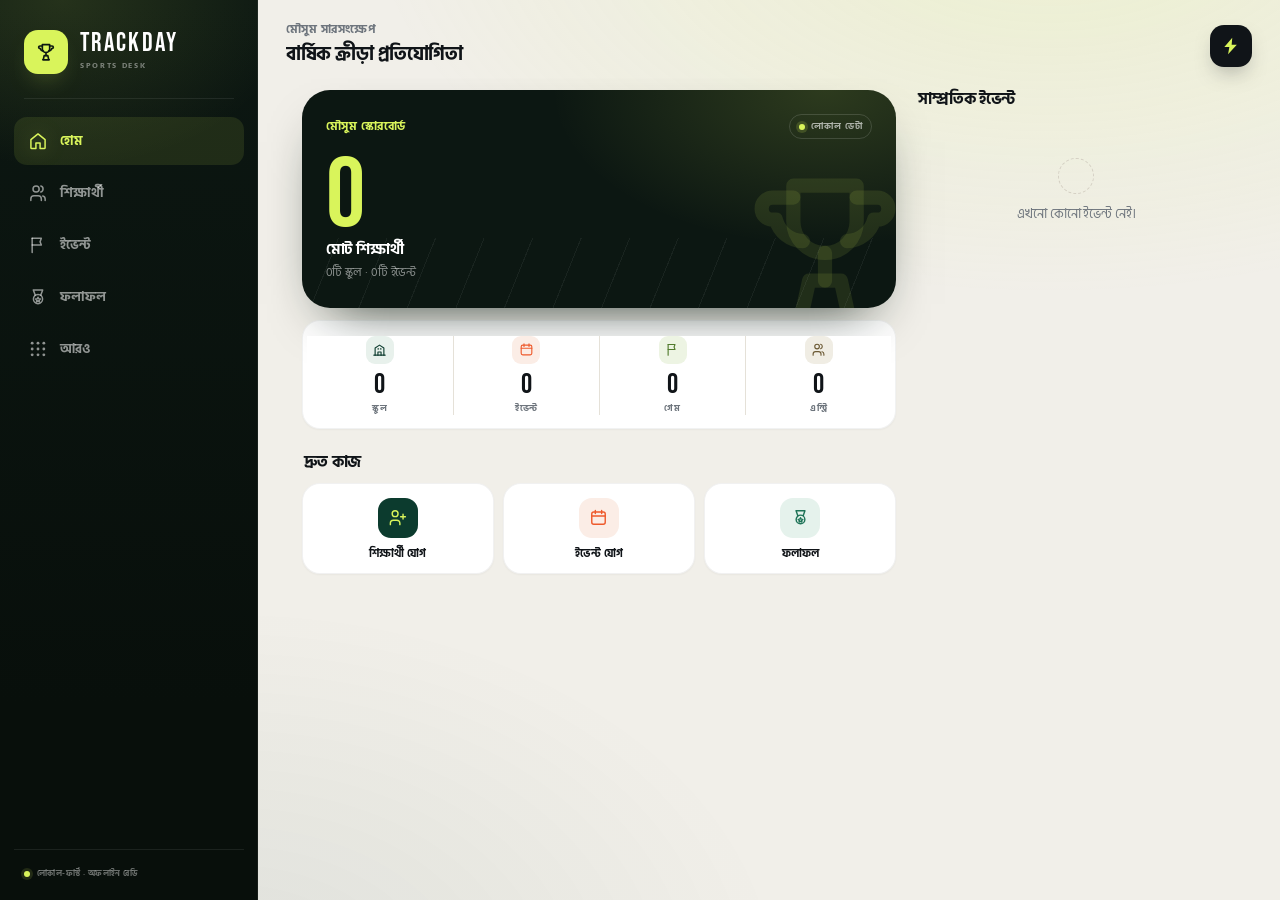
<file: sports-portal.html>
<!DOCTYPE html>
<html lang="bn">
<head>
  <meta charset="UTF-8">
  <meta name="viewport" content="width=device-width, initial-scale=1.0, maximum-scale=1.0, user-scalable=no, viewport-fit=cover">
  <meta name="theme-color" content="#F1EFE9">
  <meta name="mobile-web-app-capable" content="yes">
  <meta name="apple-mobile-web-app-capable" content="yes">
  <meta name="apple-mobile-web-app-status-bar-style" content="default">
  <meta name="color-scheme" content="light">
  <title>বার্ষিক ক্রীড়া প্রতিযোগিতা</title>
  <link rel="preconnect" href="https://fonts.googleapis.com">
  <link rel="preconnect" href="https://fonts.gstatic.com" crossorigin>
  <link href="https://fonts.googleapis.com/css2?family=Bebas+Neue&family=Hind+Siliguri:wght@400;500;600;700&family=Manrope:wght@400;500;600;700;800&display=swap" rel="stylesheet">
  <style>
/* =========================================================
   TRACKDAY — premium school sports desk
   Warm paper · deep green · signal lime · editorial type
   ========================================================= */
:root {
  --bg: #F1EFE9;
  --bg-2: #E9E5DC;
  --surface: #FFFFFF;
  --surface-2: #F7F5F0;
  --surface-3: #EFECE4;
  --ink: #101418;
  --ink-2: #232A30;
  --muted: #6E757D;
  --muted-2: #838A92;
  --line: #E5E1D8;
  --line-strong: #D4CFC3;

  --brand: #0C3B2E;
  --brand-2: #11523E;
  --brand-soft: #E8F1EC;
  --lime: #D9F45B;
  --lime-2: #C7E93F;
  --accent: #EE5A2C;
  --accent-soft: #FBEDE6;

  --gold: #C2953B;
  --gold-2: #E3B75A;
  --gold-soft: #FBF2DD;
  --silver: #89949F;
  --silver-soft: #F0F2F4;
  --bronze: #AC6D46;
  --bronze-soft: #F8EDE4;

  --green: #1E7357;
  --green-soft: #E5F2EC;
  --red: #CF4545;
  --red-soft: #FBEBEB;

  --radius-xl: 28px;
  --radius: 20px;
  --radius-sm: 14px;
  --shadow-xs: 0 1px 2px rgba(16, 20, 24, .04);
  --shadow-sm: 0 1px 2px rgba(16, 20, 24, .04), 0 8px 22px -16px rgba(16, 20, 24, .28);
  --shadow: 0 2px 4px rgba(16, 20, 24, .03), 0 16px 34px -22px rgba(16, 20, 24, .32);
  --shadow-lg: 0 30px 70px -30px rgba(16, 20, 24, .45);

  --font-body: "Manrope", "Hind Siliguri", system-ui, -apple-system, "Segoe UI", sans-serif;
  --font-display: "Bebas Neue", "Manrope", "Hind Siliguri", sans-serif;
  --nav-h: 74px;
  --safe-b: env(safe-area-inset-bottom, 0px);
  --safe-t: env(safe-area-inset-top, 0px);
}

html[lang="bn"] { --font-body: "Hind Siliguri", "Manrope", system-ui, sans-serif; }

* { box-sizing: border-box; -webkit-tap-highlight-color: transparent; }
html, body { height: 100%; }
body {
  margin: 0;
  font-family: var(--font-body);
  background: var(--bg);
  color: var(--ink);
  font-size: 15px;
  line-height: 1.5;
  letter-spacing: -.006em;
  overflow: hidden;
  overscroll-behavior: none;
  -webkit-font-smoothing: antialiased;
  text-rendering: optimizeLegibility;
}
body::before {
  content: "";
  position: fixed; inset: 0;
  background:
    radial-gradient(900px 480px at 88% -12%, rgba(217, 244, 91, .22), transparent 62%),
    radial-gradient(760px 520px at -8% 8%, rgba(12, 59, 46, .07), transparent 60%);
  pointer-events: none;
  z-index: 0;
}
[hidden] { display: none !important; }
button { font-family: inherit; touch-action: manipulation; }
input, select, textarea { font-family: inherit; }
h1, h2, h3 { margin: 0; font-weight: 800; line-height: 1.24; letter-spacing: -.02em; }
p { margin: 0; }
.muted { color: var(--muted); }
.req { color: var(--accent); }
.ic { width: 22px; height: 22px; display: block; flex: 0 0 auto; }
svg { overflow: visible; }

/* ===== App shell ===== */
.app {
  display: flex; flex-direction: column;
  height: 100dvh; max-width: 560px; margin: 0 auto;
  position: relative; z-index: 1;
  background: transparent;
}

.appbar {
  flex: 0 0 auto;
  display: flex; align-items: center; gap: 12px;
  padding: calc(15px + var(--safe-t)) 20px 10px;
  background: transparent;
  z-index: 30;
}
.appbar-back {
  border: 1px solid var(--line); background: var(--surface); color: var(--ink);
  width: 40px; height: 40px; border-radius: 50%;
  display: grid; place-items: center; cursor: pointer; flex: 0 0 auto;
  box-shadow: var(--shadow-xs);
  transition: transform .15s, background .15s;
}
.appbar-back:active { transform: scale(.93); background: var(--surface-2); }
.appbar-back .ic { width: 20px; height: 20px; }
.appbar-titles { flex: 1; min-width: 0; }
.appbar-eyebrow {
  font-family: var(--font-display);
  font-size: .72rem; font-weight: 400; letter-spacing: .16em;
  color: var(--muted); line-height: 1; margin-bottom: 4px;
  text-transform: uppercase;
}
.appbar-title {
  font-size: 1.02rem; font-weight: 800; letter-spacing: -.025em;
  white-space: nowrap; overflow: hidden; text-overflow: ellipsis;
}
.appbar-badge {
  width: 42px; height: 42px; border-radius: 14px; flex: 0 0 auto;
  background: var(--ink); color: var(--lime);
  display: grid; place-items: center;
  box-shadow: 0 10px 24px -12px rgba(16, 20, 24, .8);
}
.appbar-badge .ic { width: 20px; height: 20px; }

.app-content {
  flex: 1 1 auto;
  overflow-y: auto;
  -webkit-overflow-scrolling: touch;
  padding: 8px 18px calc(24px + var(--safe-b));
  scroll-behavior: smooth;
  overscroll-behavior-y: contain;
}

/* ===== Screens ===== */
.screen { display: none; }
.screen.active { display: block; animation: screenIn .28s cubic-bezier(.22,.8,.3,1); }
@keyframes screenIn { from { opacity: 0; transform: translateY(10px); } to { opacity: 1; transform: none; } }

.screen-head { margin: 6px 0 16px; }
.eyebrow {
  font-family: var(--font-display);
  font-size: .74rem; letter-spacing: .16em; color: var(--muted);
  text-transform: uppercase; margin-bottom: 3px;
}
.screen-title {
  display: flex; align-items: center; gap: 9px;
  font-size: 1.55rem; font-weight: 800; letter-spacing: -.035em; line-height: 1.1;
}
.screen-title .ic { width: 26px; height: 26px; color: var(--brand); }
.screen-desc { color: var(--muted); font-size: .82rem; margin: 6px 0 12px; line-height: 1.55; }
.screen-head .screen-desc { margin-bottom: 0; }

.section-head {
  display: flex; align-items: center; justify-content: space-between; gap: 10px;
  margin: 22px 2px 10px;
}
.section-head h2 { font-size: 1rem; font-weight: 800; letter-spacing: -.02em; }
.section-meta { font-size: .66rem; font-weight: 700; color: var(--muted-2); letter-spacing: .02em; }

/* ===== Generic card ===== */
.card {
  background: var(--surface);
  border: 1px solid rgba(16, 20, 24, .055);
  border-radius: var(--radius);
  box-shadow: var(--shadow-sm);
  padding: 17px;
  margin-bottom: 14px;
}
.card-head { margin-bottom: 12px; }
.card-head h2 { font-size: 1rem; }
.card-head.with-icon { display: flex; align-items: flex-start; gap: 12px; }
.card-head.with-icon .screen-desc { margin: 3px 0 0; }
.head-ico {
  width: 38px; height: 38px; border-radius: 12px; flex: 0 0 auto;
  display: grid; place-items: center; background: var(--surface-2); color: var(--ink);
}
.head-ico .ic { width: 18px; height: 18px; }

/* ===== HOME HERO ===== */
.hero {
  position: relative; overflow: hidden;
  background: #0C1712;
  color: #fff;
  border-radius: var(--radius-xl);
  padding: 20px 20px 22px;
  margin: 4px 0 12px;
  box-shadow: 0 24px 52px -28px rgba(8, 24, 17, .9);
}
.hero::before {
  content: "";
  position: absolute; inset: 0;
  background: radial-gradient(420px 240px at 88% 0%, rgba(217, 244, 91, .16), transparent 65%);
  pointer-events: none;
}
.hero-lanes {
  position: absolute; left: -10%; right: -10%; bottom: 0; height: 70px;
  background: repeating-linear-gradient(112deg, transparent 0 44px, rgba(255, 255, 255, .055) 44px 45px);
  pointer-events: none;
}
.hero-watermark {
  position: absolute; right: -18px; bottom: -26px;
  width: 150px; height: 150px; color: rgba(217, 244, 91, .1);
  stroke-width: 1.1;
  pointer-events: none;
}
.hero-top { display: flex; align-items: center; justify-content: space-between; gap: 12px; position: relative; }
.hero-eyebrow {
  font-family: var(--font-display);
  font-size: .78rem; letter-spacing: .15em; color: var(--lime);
  text-transform: uppercase;
}
.hero-live {
  display: inline-flex; align-items: center; gap: 6px;
  font-size: .56rem; font-weight: 800; letter-spacing: .1em; text-transform: uppercase;
  color: rgba(255, 255, 255, .62);
  border: 1px solid rgba(255, 255, 255, .14);
  border-radius: 999px; padding: 5px 9px;
}
.live-dot { width: 6px; height: 6px; border-radius: 50%; background: var(--lime); box-shadow: 0 0 0 3px rgba(217, 244, 91, .16); animation: pulse 2.2s infinite; }
@keyframes pulse { 0%, 100% { opacity: 1; } 50% { opacity: .45; } }
.hero-num {
  position: relative;
  font-family: var(--font-display);
  font-size: 5.4rem; font-weight: 400; line-height: .82; letter-spacing: .015em;
  color: var(--lime);
  margin: 18px 0 2px;
  font-variant-numeric: tabular-nums;
}
.hero-label { position: relative; font-size: .92rem; font-weight: 700; color: #fff; letter-spacing: -.01em; }
.hero-sub { position: relative; font-size: .72rem; color: rgba(255, 255, 255, .52); margin-top: 3px; }

/* ===== Stats ===== */
.stat-grid { display: grid; grid-template-columns: repeat(3, 1fr); gap: 10px; margin-bottom: 14px; }
.stat-card {
  background: var(--surface);
  border: 1px solid rgba(16, 20, 24, .055);
  border-radius: 18px;
  box-shadow: var(--shadow-xs);
  padding: 13px 8px 12px; text-align: center;
  position: relative;
}
.stat-grid-4 { grid-template-columns: repeat(4, 1fr); gap: 0; padding: 15px 4px 13px; }
.stat-grid-4 .stat-card { border: 0; border-left: 1px solid var(--line); box-shadow: none; border-radius: 0; padding: 0 4px; }
.stat-grid-4 .stat-card:first-child { border-left: 0; }
.stat-ico {
  width: 28px; height: 28px; margin: 0 auto 7px; border-radius: 9px;
  display: grid; place-items: center;
}
.stat-ico .ic { width: 15px; height: 15px; }
.stat-ico.blue { background: var(--brand-soft); color: var(--brand); }
.stat-ico.orange { background: var(--accent-soft); color: var(--accent); }
.stat-ico.green { background: #EDF4E3; color: #517A2C; }
.stat-ico.purple { background: #F0EDE4; color: #6C5A35; }
.stat-num {
  font-family: var(--font-display);
  font-size: 1.75rem; line-height: 1; letter-spacing: .02em;
  color: var(--ink); font-variant-numeric: tabular-nums;
}
.stat-lbl { font-size: .56rem; color: var(--muted); margin-top: 3px; font-weight: 800; letter-spacing: .07em; text-transform: uppercase; }

/* ===== Quick actions ===== */
.quick-grid { display: grid; grid-template-columns: repeat(3, 1fr); gap: 9px; }
.quick-btn {
  border: 1px solid rgba(16, 20, 24, .06);
  background: var(--surface);
  border-radius: 18px; padding: 14px 6px 13px;
  display: flex; flex-direction: column; align-items: center; gap: 9px;
  font-size: .68rem; font-weight: 800; color: var(--ink); cursor: pointer;
  box-shadow: var(--shadow-xs);
  transition: transform .16s, border-color .16s, background .16s;
}
.quick-btn:active { transform: scale(.96); background: var(--surface-2); border-color: var(--line-strong); }
.quick-ico {
  width: 40px; height: 40px; border-radius: 13px;
  display: grid; place-items: center;
}
.quick-ico .ic { width: 19px; height: 19px; }
.quick-ico.primary { background: var(--brand); color: var(--lime); }
.quick-ico.orange { background: var(--accent-soft); color: var(--accent); }
.quick-ico.green { background: var(--green-soft); color: var(--green); }
.quick-label { line-height: 1.25; }

/* ===== Search & filters ===== */
.searchbar {
  display: flex; align-items: center; gap: 10px;
  background: var(--surface); border: 1px solid rgba(16, 20, 24, .07);
  border-radius: 15px;
  padding: 0 14px; height: 48px; box-shadow: var(--shadow-xs);
  margin-bottom: 12px; color: var(--muted);
  transition: border-color .16s, box-shadow .16s;
}
.searchbar:focus-within { border-color: var(--ink); box-shadow: 0 0 0 3px rgba(12, 59, 46, .07); }
.searchbar .ic { width: 18px; height: 18px; flex: 0 0 auto; }
.searchbar input { border: 0; outline: 0; flex: 1; font-size: .87rem; background: transparent; color: var(--ink); padding: 0; box-shadow: none; height: 100%; }
.searchbar input:focus { box-shadow: none; }

.chip-row {
  display: flex; gap: 4px; overflow-x: auto; padding: 4px;
  background: var(--surface-3); border-radius: 999px;
  margin-bottom: 12px; scrollbar-width: none;
  border: 1px solid rgba(16, 20, 24, .04);
}
.chip-row::-webkit-scrollbar { display: none; }
.chip {
  border: 0; background: transparent;
  border-radius: 999px; padding: 8px 15px; font-size: .68rem; font-weight: 800;
  color: var(--muted); cursor: pointer; white-space: nowrap;
  letter-spacing: .02em;
  transition: all .16s;
}
.chip.active { background: var(--ink); color: var(--lime); box-shadow: 0 6px 14px -8px rgba(16, 20, 24, .7); }

.filter-row { display: flex; gap: 10px; align-items: center; margin-bottom: 14px; }
.list-count { font-size: .66rem; font-weight: 800; color: var(--muted-2); white-space: nowrap; letter-spacing: .01em; }
.seg {
  display: inline-flex; background: var(--surface-3); border-radius: 13px;
  padding: 4px; flex: 0 0 auto;
}
.seg button {
  border: 0; background: transparent; padding: 8px 14px; border-radius: 10px;
  font-size: .72rem; font-weight: 800; color: var(--muted); cursor: pointer;
  transition: all .16s;
}
.seg button.active { background: var(--ink); color: var(--lime); }
.seg-lg { width: 100%; }
.seg-lg button { flex: 1; padding: 11px; font-size: .82rem; }
.mini-select { flex: 1; min-width: 0; }

/* ===== Inputs / selects ===== */
select, input, textarea {
  font-size: .86rem; color: var(--ink); background: var(--surface);
  border: 1px solid var(--line-strong); border-radius: 12px;
  padding: 11px 13px; width: 100%; outline: 0;
  transition: border-color .16s, box-shadow .16s, background .16s;
}
select {
  appearance: none; -webkit-appearance: none;
  padding-right: 34px;
  background-image: url("data:image/svg+xml,%3Csvg xmlns='http://www.w3.org/2000/svg' width='12' height='12' viewBox='0 0 24 24' fill='none' stroke='%23737A82' stroke-width='2.4' stroke-linecap='round' stroke-linejoin='round'%3E%3Cpath d='m6 9 6 6 6-6'/%3E%3C/svg%3E");
  background-repeat: no-repeat; background-position: right 13px center;
  font-weight: 600;
}
select:focus, input:focus, textarea:focus { border-color: var(--ink); box-shadow: 0 0 0 3px rgba(12, 59, 46, .08); }
input::placeholder, textarea::placeholder { color: var(--muted-2); font-weight: 500; }
input[type="date"] { min-height: 43px; }
input[type="checkbox"] { accent-color: var(--brand); }
.full-select { margin-bottom: 12px; }
.mini-select { padding: 10px 32px 10px 12px; font-size: .74rem; font-weight: 700; border-radius: 12px; background-color: var(--surface); }

/* ===== Lists / player cards ===== */
.card-list { display: flex; flex-direction: column; gap: 10px; }
.list-section-title {
  font-family: var(--font-display);
  font-size: .72rem; letter-spacing: .14em; text-transform: uppercase;
  color: var(--muted); margin: 18px 2px 4px;
  display: flex; align-items: center; gap: 8px;
}
.list-section-title::after { content: ""; flex: 1; height: 1px; background: var(--line); }
.list-section-title:first-child { margin-top: 0; }

.pcard {
  background: var(--surface);
  border: 1px solid rgba(16, 20, 24, .055);
  border-radius: 18px;
  box-shadow: var(--shadow-xs);
  padding: 13px 14px; position: relative;
  transition: transform .15s, box-shadow .15s, border-color .15s;
}
.pcard[data-open-event], .pcard[data-open-game] { cursor: pointer; }
.pcard:active { transform: scale(.992); border-color: var(--line-strong); }
.pcard-top { display: flex; align-items: center; gap: 11px; }
.avatar {
  width: 44px; height: 44px; border-radius: 14px; flex: 0 0 auto;
  display: grid; place-items: center; font-weight: 800; font-size: .82rem;
  color: #EAF3EE; background: var(--brand);
  letter-spacing: .01em;
}
.avatar.girls { background: #A64F36; color: #FBEDE6; }
.avatar.school { background: var(--ink); color: var(--lime); }
.avatar.event { background: var(--ink); color: var(--lime); }
.pcard-info { flex: 1; min-width: 0; }
.pcard-name { font-weight: 800; font-size: .9rem; letter-spacing: -.015em; white-space: nowrap; overflow: hidden; text-overflow: ellipsis; }
.pcard-sub { font-size: .69rem; color: var(--muted); margin-top: 2px; white-space: nowrap; overflow: hidden; text-overflow: ellipsis; }
.pcard-actions { display: flex; gap: 5px; flex: 0 0 auto; }
.icon-btn {
  border: 1px solid var(--line); background: var(--surface);
  border-radius: 10px; width: 32px; height: 32px;
  display: grid; place-items: center;
  cursor: pointer; color: var(--muted); transition: all .14s;
}
.icon-btn .ic { width: 15px; height: 15px; }
.icon-btn:active { transform: scale(.92); background: var(--surface-2); }
.icon-btn.edit:active { background: var(--brand-soft); color: var(--brand); border-color: var(--brand); }
.icon-btn.danger:active { background: var(--red-soft); color: var(--red); border-color: var(--red); }
.icon-btn.assign { color: var(--brand); }
.icon-btn.medal { color: var(--accent); }

.pcard-tags { display: flex; flex-wrap: wrap; gap: 5px; margin-top: 10px; }
.pill {
  display: inline-flex; align-items: center; gap: 4px;
  padding: 4px 8px; border-radius: 7px;
  font-size: .57rem; font-weight: 800; letter-spacing: .055em; text-transform: uppercase;
  white-space: nowrap; background: var(--surface-2); color: var(--muted);
}
.pill.A { background: var(--gold-soft); color: #7A5A12; }
.pill.B { background: var(--green-soft); color: #1D6B4D; }
.pill.C { background: var(--bronze-soft); color: #9C4426; }
.pill.boys { background: #EAF1F7; color: #37627F; }
.pill.girls { background: #F9ECEF; color: #9E4057; }
.pill.none { background: var(--red-soft); color: var(--red); }
.pill.ok-pill { background: var(--green-soft); color: var(--green); }
.pill.date { background: var(--surface-2); color: var(--muted); }
.pill.count { background: var(--surface-2); color: var(--ink-2); }
.id-code { font-family: "SF Mono", ui-monospace, Menlo, monospace; font-size: .63rem; background: var(--surface-2); padding: 1px 5px; border-radius: 5px; color: var(--muted); letter-spacing: 0; }
.auto-badge { display: inline-block; font-size: .52rem; font-weight: 800; background: var(--green-soft); color: var(--green); border-radius: 999px; padding: 2px 7px; margin-left: 4px; vertical-align: middle; letter-spacing: .06em; text-transform: uppercase; }

/* date badge for events */
.date-badge {
  width: 48px; height: 52px; border-radius: 13px; flex: 0 0 auto;
  background: var(--ink); color: var(--lime);
  display: flex; flex-direction: column; align-items: center; justify-content: center;
  line-height: 1; gap: 2px;
}
.date-badge .db-day { font-family: var(--font-display); font-size: 1.42rem; letter-spacing: .03em; }
.date-badge .db-mon { font-size: .48rem; font-weight: 800; letter-spacing: .12em; color: rgba(217, 244, 91, .72); text-transform: uppercase; }
.date-badge.none { background: var(--surface-2); color: var(--muted-2); }
.date-badge.none .db-day { font-size: 1.1rem; }
.date-badge.none .db-mon { color: var(--muted-2); }
.event-card .pcard-info { padding-right: 2px; }
.event-info-name { font-weight: 800; font-size: .9rem; letter-spacing: -.015em; white-space: nowrap; overflow: hidden; text-overflow: ellipsis; }
.event-info-sub { font-size: .68rem; color: var(--muted); margin-top: 3px; white-space: nowrap; overflow: hidden; text-overflow: ellipsis; }
.event-info-tags { display: flex; flex-wrap: wrap; gap: 5px; margin-top: 7px; }
.card-chev { color: var(--muted-2); width: 17px; height: 17px; flex: 0 0 auto; }

/* ===== Event detail ===== */
.event-hero {
  position: relative; overflow: hidden;
  background: #0C1712; color: #fff;
  border-radius: var(--radius-xl); padding: 20px;
  margin: 4px 0 6px;
  box-shadow: 0 24px 52px -28px rgba(8, 24, 17, .9);
}
.event-hero::before {
  content: ""; position: absolute; inset: 0;
  background: radial-gradient(380px 220px at 100% 0%, rgba(217, 244, 91, .14), transparent 66%);
  pointer-events: none;
}
.event-hero-top { display: flex; align-items: flex-start; justify-content: space-between; gap: 10px; position: relative; }
.event-eyebrow { font-family: var(--font-display); font-size: .76rem; letter-spacing: .16em; color: var(--lime); text-transform: uppercase; }
.event-hero-mark { width: 44px; height: 44px; color: rgba(217, 244, 91, .5); stroke-width: 1.3; }
.event-hero-name { position: relative; font-size: 1.48rem; font-weight: 800; letter-spacing: -.03em; line-height: 1.16; margin-top: 5px; }
.event-hero-date { position: relative; font-size: .72rem; color: rgba(255, 255, 255, .56); margin-top: 3px; }
.event-hero-stats { display: flex; flex-wrap: wrap; gap: 5px; margin-top: 13px; position: relative; }
.event-hero-stats span {
  background: rgba(255, 255, 255, .08);
  border: 1px solid rgba(255, 255, 255, .06);
  padding: 4px 9px; border-radius: 7px;
  font-size: .57rem; font-weight: 800; letter-spacing: .055em; text-transform: uppercase;
  color: rgba(255, 255, 255, .8);
}
.event-hero-btns { display: flex; gap: 7px; margin-top: 15px; position: relative; }
.event-hero-btns .btn { flex: 1; }
.btn-report { margin-top: 14px; background: rgba(255, 255, 255, .1); color: #fff; width: 100%; }
.btn-glass { background: rgba(255, 255, 255, .09); color: #fff; border: 1px solid rgba(255, 255, 255, .1); }
.btn-glass:active { background: rgba(255, 255, 255, .18); }
.btn-lime { background: var(--lime); color: var(--ink); }
.btn-lime:active { background: var(--lime-2); }

/* game card */
.game-card { padding: 14px; }
.game-main { display: flex; align-items: center; gap: 11px; }
.game-avatar {
  width: 42px; height: 42px; border-radius: 13px; flex: 0 0 auto;
  display: grid; place-items: center; background: var(--surface-2); color: var(--ink);
}
.game-avatar .ic { width: 19px; height: 19px; }
.game-info { flex: 1; min-width: 0; }
.game-name { font-weight: 800; font-size: .9rem; white-space: nowrap; overflow: hidden; text-overflow: ellipsis; letter-spacing: -.015em; }
.game-sub { display: flex; align-items: center; gap: 5px; font-size: .67rem; color: var(--muted); margin-top: 2px; white-space: nowrap; overflow: hidden; }
.game-sub .dot-sep { width: 3px; height: 3px; border-radius: 50%; background: var(--line-strong); flex: 0 0 auto; }
.game-tags { display: flex; flex-wrap: wrap; gap: 5px; margin-top: 8px; align-items: center; }
.game-winner {
  display: flex; align-items: center; gap: 5px;
  font-size: .68rem; font-weight: 700; color: var(--green);
  margin-top: 8px;
}
.game-winner .ic { width: 13px; height: 13px; }
.game-tools {
  display: grid; grid-template-columns: repeat(4, 1fr); gap: 5px;
  border-top: 1px solid var(--line); margin-top: 11px; padding-top: 9px;
}
.game-tool {
  border: 0; background: transparent; border-radius: 9px;
  padding: 6px 2px; display: flex; align-items: center; justify-content: center; gap: 5px;
  font-size: .58rem; font-weight: 800; letter-spacing: .02em; color: var(--muted);
  cursor: pointer; white-space: nowrap;
  transition: background .14s, color .14s;
}
.game-tool .ic { width: 14px; height: 14px; }
.game-tool:active { background: var(--surface-2); color: var(--ink); }
.game-tool.danger:active { background: var(--red-soft); color: var(--red); }
.game-tool.records { color: var(--brand); }

/* metric / status */
.metric-badge {
  display: inline-flex; align-items: center; gap: 4px;
  font-size: .56rem; font-weight: 800; letter-spacing: .05em; text-transform: uppercase;
  background: var(--surface-2); color: #5B4C33;
  border-radius: 7px; padding: 4px 8px;
}
.metric-badge .ic { width: 11px; height: 11px; }
.status-pill {
  display: inline-flex; align-items: center; gap: 5px;
  font-size: .56rem; font-weight: 800; letter-spacing: .05em; text-transform: uppercase;
  border-radius: 7px; padding: 4px 8px;
  background: var(--surface-2); color: var(--muted);
}
.status-pill::before { content: ""; width: 5px; height: 5px; border-radius: 50%; background: currentColor; }
.status-pill.done { background: var(--green-soft); color: var(--green); }
.status-pill.pending { background: var(--accent-soft); color: #B45127; }
.status-pill.partial { background: #EEF2F7; color: #4A6480; }
.metric-hint { font-size: .76rem; color: var(--muted); background: var(--surface-2); border-radius: 12px; padding: 10px 12px; margin-bottom: 12px; }

/* ===== Buttons ===== */
.btn {
  border: 0; border-radius: 14px; padding: 13px 18px;
  font-size: .82rem; font-weight: 800; letter-spacing: -.005em; cursor: pointer;
  background: var(--ink); color: #fff; transition: all .15s;
  display: inline-flex; align-items: center; justify-content: center; gap: 7px;
}
.btn .ic { width: 17px; height: 17px; }
.btn:active { transform: scale(.975); background: #000; }
.btn-block { width: 100%; margin-top: 4px; }
.btn-ghost { background: var(--surface-2); color: var(--ink); border: 1px solid var(--line); }
.btn-ghost:active { background: var(--surface-3); }
.btn-sm { padding: 10px 12px; font-size: .68rem; border-radius: 11px; }
.btn-sm .ic { width: 14px; height: 14px; }
.btn-row { display: flex; gap: 9px; flex-wrap: wrap; }
.btn-row .btn { flex: 1; }
.btn-row label.btn { cursor: pointer; }

/* ===== MORE ===== */
.more-hero {
  display: flex; align-items: center; gap: 13px;
  background: #0C1712; color: #fff;
  border-radius: 22px; padding: 18px;
  margin: 4px 0 14px;
  box-shadow: 0 22px 44px -26px rgba(8, 24, 17, .85);
  position: relative; overflow: hidden;
}
.more-hero::after { content: ""; position: absolute; right: -30px; top: -40px; width: 130px; height: 130px; border-radius: 50%; border: 1px solid rgba(217, 244, 91, .16); }
.brand-mark {
  width: 46px; height: 46px; border-radius: 14px; flex: 0 0 auto;
  background: var(--lime); color: var(--ink);
  display: grid; place-items: center;
}
.brand-mark .ic { width: 23px; height: 23px; }
.more-hero-txt { flex: 1; min-width: 0; position: relative; }
.more-app { font-size: .95rem; font-weight: 800; letter-spacing: -.02em; }
.more-sub { font-size: .66rem; color: rgba(255, 255, 255, .5); margin-top: 2px; }
.menu-card { padding: 6px; }
.menu-row {
  display: flex; align-items: center; gap: 12px; width: 100%;
  border: 0; background: transparent; padding: 12px; cursor: pointer;
  border-radius: 14px; text-align: left; transition: background .14s;
}
.menu-row:active { background: var(--surface-2); }
.menu-row + .menu-row { border-top: 1px solid var(--line); border-radius: 0 0 14px 14px; }
.menu-ico { width: 40px; height: 40px; border-radius: 12px; display: grid; place-items: center; flex: 0 0 auto; }
.menu-ico .ic { width: 18px; height: 18px; }
.menu-ico.blue { background: var(--brand-soft); color: var(--brand); }
.menu-ico.orange { background: var(--accent-soft); color: var(--accent); }
.menu-ico.green { background: var(--green-soft); color: var(--green); }
.menu-txt { flex: 1; min-width: 0; display: flex; flex-direction: column; }
.menu-title { font-weight: 800; font-size: .86rem; }
.menu-sub { font-size: .67rem; color: var(--muted); margin-top: 1px; }
.chev { width: 16px; height: 16px; color: var(--muted-2); flex: 0 0 auto; }
.app-version { text-align: center; color: var(--muted-2); font-size: .58rem; font-weight: 700; letter-spacing: .1em; text-transform: uppercase; margin-top: 20px; padding: 0 20px; }

/* ===== RESULTS — podium stage ===== */
.result-selectors { display: flex; flex-direction: column; gap: 12px; padding: 15px; margin-bottom: 14px; }
.result-selectors .field { display: flex; flex-direction: column; gap: 6px; }
.result-selectors .field > span {
  display: flex; align-items: center; gap: 6px;
  font-size: .58rem; font-weight: 800; letter-spacing: .08em; text-transform: uppercase;
  color: var(--muted);
}
.result-selectors .field > span .ic { width: 13px; height: 13px; }
.result-selectors select { font-size: .82rem; font-weight: 700; background-color: var(--surface-2); border-color: transparent; }
.result-selectors select:focus { background-color: #fff; border-color: var(--ink); }

.podium-stage {
  position: relative; overflow: hidden;
  background: #0B1410; color: #fff;
  border-radius: var(--radius-xl);
  padding: 20px 14px 16px;
  box-shadow: 0 28px 60px -30px rgba(6, 20, 14, .9);
}
.podium-stage::before {
  content: ""; position: absolute; inset: 0;
  background:
    radial-gradient(340px 220px at 80% 0%, rgba(217, 244, 91, .14), transparent 65%),
    radial-gradient(300px 200px at 10% 110%, rgba(194, 149, 59, .08), transparent 60%);
  pointer-events: none;
}
.podium-stage::after {
  content: ""; position: absolute; left: -10%; right: -10%; bottom: 0; height: 96px;
  background: repeating-linear-gradient(112deg, transparent 0 46px, rgba(255, 255, 255, .035) 46px 47px);
  pointer-events: none;
}
.podium-stage-head { position: relative; padding: 0 6px; }
.podium-kicker { font-family: var(--font-display); font-size: .72rem; letter-spacing: .16em; color: var(--lime); text-transform: uppercase; }
.podium-game-name { font-size: 1.22rem; font-weight: 800; letter-spacing: -.025em; margin-top: 2px; line-height: 1.2; }
.podium-event-name { font-size: .66rem; color: rgba(255, 255, 255, .45); margin-top: 1px; }
.podium-meta { display: flex; flex-wrap: wrap; gap: 5px; margin-top: 10px; }
.stage-tag {
  font-size: .54rem; font-weight: 800; letter-spacing: .06em; text-transform: uppercase;
  padding: 4px 8px; border-radius: 6px;
  background: rgba(255, 255, 255, .07); color: rgba(255, 255, 255, .7);
  display: inline-flex; align-items: center; gap: 4px;
}
.stage-tag .ic { width: 11px; height: 11px; }
.stage-tag.live { background: rgba(217, 244, 91, .14); color: var(--lime); }

.podium-grid {
  position: relative;
  display: grid; grid-template-columns: 1fr 1.14fr 1fr;
  align-items: end; gap: 7px;
  margin-top: 22px;
  min-height: 270px;
}
.podium-col { display: flex; flex-direction: column; justify-content: flex-end; min-width: 0; }
.podium-person { text-align: center; padding: 0 2px 11px; }
.podium-col.p1 .podium-person { padding-bottom: 14px; }
.podium-avatar {
  width: 48px; height: 48px; border-radius: 50%;
  margin: 0 auto 8px; display: grid; place-items: center;
  font-weight: 800; font-size: .8rem; color: rgba(255, 255, 255, .8);
  background: rgba(255, 255, 255, .07);
  border: 2px solid rgba(255, 255, 255, .14);
}
.podium-col.p1 .podium-avatar { width: 58px; height: 58px; border-color: var(--gold); color: var(--gold-2); background: rgba(194, 149, 59, .12); }
.podium-col.p2 .podium-avatar { border-color: rgba(190, 200, 210, .55); color: #CBD3DA; }
.podium-col.p3 .podium-avatar { border-color: rgba(190, 122, 80, .65); color: #DDA57E; }
.podium-rank-chip {
  display: inline-flex; align-items: center; justify-content: center;
  min-width: 20px; height: 20px; border-radius: 999px;
  font-size: .54rem; font-weight: 800; letter-spacing: .02em;
  background: rgba(255, 255, 255, .08); color: rgba(255, 255, 255, .65);
  margin-bottom: 6px;
}
.podium-col.p1 .podium-rank-chip { background: var(--gold); color: #171207; }
.podium-person-name {
  font-size: .76rem; font-weight: 800; letter-spacing: -.01em;
  white-space: nowrap; overflow: hidden; text-overflow: ellipsis;
  color: #fff;
}
.podium-person-school {
  font-size: .57rem; color: rgba(255, 255, 255, .44);
  white-space: nowrap; overflow: hidden; text-overflow: ellipsis;
  margin-top: 1px;
}
.podium-person-value {
  display: inline-block; margin-top: 5px;
  font-family: var(--font-display); font-size: .92rem; letter-spacing: .05em;
  color: var(--lime); background: rgba(217, 244, 91, .08);
  padding: 1px 7px; border-radius: 5px;
}
.podium-col.p2 .podium-person-value { color: #D8DEE4; background: rgba(255, 255, 255, .07); }
.podium-col.p3 .podium-person-value { color: #E3B08B; background: rgba(190, 122, 80, .12); }
.podium-tie { font-size: .5rem; font-weight: 800; letter-spacing: .08em; text-transform: uppercase; color: rgba(255, 255, 255, .38); margin-top: 4px; }
.podium-person + .podium-person { border-top: 1px dashed rgba(255, 255, 255, .1); padding-top: 10px; margin-top: 2px; }
.podium-person + .podium-person .podium-avatar { width: 34px; height: 34px; font-size: .62rem; }
.podium-person + .podium-person .podium-person-name { font-size: .67rem; }
.podium-empty-slot { text-align: center; padding-bottom: 12px; opacity: .34; }
.podium-empty-slot .podium-avatar { border-style: dashed; }
.podium-empty-slot .podium-person-name { color: rgba(255, 255, 255, .6); }

.pedestal {
  height: 54px; border-radius: 13px 13px 0 0;
  display: flex; flex-direction: column; align-items: center; justify-content: center; gap: 1px;
  background: rgba(255, 255, 255, .055);
  border: 1px solid rgba(255, 255, 255, .07);
  border-bottom: 0;
}
.pedestal-num { font-family: var(--font-display); font-size: 1.45rem; line-height: .9; color: rgba(255, 255, 255, .78); }
.pedestal-label { font-size: .44rem; font-weight: 800; letter-spacing: .12em; text-transform: uppercase; color: rgba(255, 255, 255, .34); }
.podium-col.p1 .pedestal {
  height: 92px;
  background: linear-gradient(180deg, rgba(194, 149, 59, .3), rgba(194, 149, 59, .05));
  border-color: rgba(194, 149, 59, .38);
}
.podium-col.p1 .pedestal-num { color: var(--gold-2); }
.podium-col.p1 .pedestal-label { color: rgba(227, 183, 90, .7); }
.podium-col.p2 .pedestal { height: 66px; }
.podium-col.p3 .pedestal { height: 44px; }

.stage-footer { position: relative; padding: 14px 4px 2px; }
.stage-footer .btn { width: 100%; background: var(--lime); color: var(--ink); box-shadow: 0 14px 30px -16px rgba(217, 244, 91, .55); }
.stage-footer .btn:active { background: var(--lime-2); }
.podium-empty { text-align: center; padding: 30px 18px; color: var(--muted); font-size: .86rem; }

/* ===== RECORDS ===== */
.rec-hero {
  position: relative; overflow: hidden;
  background: #0C1712; color: #fff;
  border-radius: 24px; padding: 18px;
  margin: 4px 0 14px;
  box-shadow: 0 24px 48px -28px rgba(8, 24, 17, .9);
}
.rec-hero::before {
  content: ""; position: absolute; inset: 0;
  background: radial-gradient(340px 200px at 94% 0%, rgba(217, 244, 91, .14), transparent 64%);
  pointer-events: none;
}
.rec-kicker { font-family: var(--font-display); font-size: .7rem; letter-spacing: .16em; color: var(--lime); text-transform: uppercase; position: relative; }
.rec-hero h2 { font-size: 1.28rem; font-weight: 800; letter-spacing: -.025em; margin-top: 3px; position: relative; }
.rec-sub { font-size: .68rem; color: rgba(255, 255, 255, .5); margin-top: 2px; position: relative; }
.rec-tags { display: flex; flex-wrap: wrap; gap: 5px; margin-top: 10px; position: relative; }
.rec-tags span {
  background: rgba(255, 255, 255, .08); border: 1px solid rgba(255, 255, 255, .05);
  border-radius: 6px; padding: 4px 8px;
  font-size: .54rem; font-weight: 800; letter-spacing: .06em; text-transform: uppercase;
  color: rgba(255, 255, 255, .74);
  display: inline-flex; align-items: center; gap: 4px;
}
.rec-tags span .ic { width: 11px; height: 11px; }
.rec-progress { margin-top: 13px; position: relative; }
.rec-progress-top { display: flex; align-items: center; justify-content: space-between; font-size: .54rem; font-weight: 800; letter-spacing: .05em; text-transform: uppercase; color: rgba(255, 255, 255, .46); margin-bottom: 5px; }
.rec-progress-bar { height: 5px; border-radius: 999px; background: rgba(255, 255, 255, .1); overflow: hidden; }
.rec-progress-fill { height: 100%; border-radius: 999px; background: var(--lime); transition: width .3s ease; }

.rec-toolbar { display: flex; gap: 8px; margin-bottom: 12px; align-items: center; }
.rec-toolbar .searchbar { flex: 1; margin: 0; height: 44px; }
.rec-toolbar select { width: 122px; flex: 0 0 auto; font-size: .68rem; padding: 10px 28px 10px 11px; background-position: right 10px center; }
.rec-list { display: flex; flex-direction: column; gap: 8px; }
.rec-row {
  background: var(--surface);
  border: 1px solid rgba(16, 20, 24, .06);
  border-radius: 17px;
  padding: 12px 13px 13px;
  box-shadow: var(--shadow-xs);
}
.rec-row-top { display: flex; align-items: center; gap: 10px; margin-bottom: 10px; }
.rec-rank {
  width: 36px; height: 36px; border-radius: 11px; flex: 0 0 auto;
  display: grid; place-items: center;
  font-family: var(--font-display); font-size: 1.12rem; line-height: 1;
  background: var(--surface-2); color: var(--muted-2);
}
.rec-rank.p1 { background: var(--gold-soft); color: #8C6515; }
.rec-rank.p2 { background: var(--silver-soft); color: #5A646E; }
.rec-rank.p3 { background: var(--bronze-soft); color: #94522C; }
.rec-info { flex: 1; min-width: 0; }
.rec-name { font-weight: 800; font-size: .86rem; white-space: nowrap; overflow: hidden; text-overflow: ellipsis; letter-spacing: -.01em; }
.rec-school { font-size: .64rem; color: var(--muted); white-space: nowrap; overflow: hidden; text-overflow: ellipsis; margin-top: 1px; }
.rec-pos { display: none; }
.rec-inputs { display: flex; gap: 8px; align-items: center; }
.score-shell {
  display: flex; align-items: center; gap: 6px;
  background: var(--surface-2); border: 1px solid transparent;
  border-radius: 11px; padding: 0 10px; height: 42px;
  flex: 1; min-width: 0; transition: border-color .15s, background .15s, box-shadow .15s;
}
.score-shell:focus-within { background: #fff; border-color: var(--ink); box-shadow: 0 0 0 3px rgba(12, 59, 46, .06); }
.score-shell input {
  border: 0; background: transparent; padding: 0; height: 100%;
  font-size: .92rem; font-weight: 800; min-width: 0; width: 100%; outline: 0; box-shadow: none;
  border-radius: 0; font-variant-numeric: tabular-nums;
}
.score-shell input:focus { box-shadow: none; }
.score-shell input::placeholder { font-weight: 600; font-size: .7rem; letter-spacing: 0; color: var(--muted-2); }
.time-parts { display: flex; align-items: center; gap: 4px; flex: 1; min-width: 0; }
.time-parts input { text-align: center; }
.time-sep { font-weight: 800; color: var(--muted-2); font-size: .9rem; padding-bottom: 1px; }
.score-suffix { font-size: .52rem; font-weight: 800; letter-spacing: .08em; color: var(--muted-2); flex: 0 0 auto; text-transform: uppercase; }
.rec-dnf {
  display: inline-flex; align-items: center; gap: 6px;
  font-size: .52rem; font-weight: 800; letter-spacing: .04em; color: var(--muted);
  white-space: nowrap; cursor: pointer; text-transform: uppercase;
  flex: 0 0 auto;
}
.rec-dnf input { position: absolute; opacity: 0; width: 0; height: 0; pointer-events: none; }
.switch-track { width: 32px; height: 19px; border-radius: 999px; background: var(--line-strong); position: relative; transition: background .18s; flex: 0 0 auto; }
.switch-track::after { content: ""; position: absolute; top: 3px; left: 3px; width: 13px; height: 13px; border-radius: 50%; background: #fff; box-shadow: 0 1px 2px rgba(0,0,0,.2); transition: transform .18s; }
.rec-dnf input:checked + .switch-track { background: var(--red); }
.rec-dnf input:checked + .switch-track::after { transform: translateX(13px); }
.rec-save-bar {
  position: sticky; bottom: 0; z-index: 6;
  display: flex; flex-direction: column; gap: 7px;
  padding: 18px 0 4px;
  background: linear-gradient(transparent, var(--bg) 42%);
}
.rec-save-bar .btn { width: 100%; }
.save-note { text-align: center; font-size: .58rem; font-weight: 700; color: var(--muted-2); }

/* ===== WINNERS / SUMMARY ===== */
.champion-banner {
  position: relative; overflow: hidden; text-align: center;
  background: #0C1712; color: #fff;
  border-radius: var(--radius-xl); padding: 24px 20px;
  margin: 4px 0 14px;
  box-shadow: 0 24px 50px -28px rgba(8, 24, 17, .9);
}
.champion-banner::before {
  content: ""; position: absolute; inset: 0;
  background: radial-gradient(320px 220px at 50% -20%, rgba(194, 149, 59, .28), transparent 65%);
}
.champion-banner::after {
  content: ""; position: absolute; left: -20%; right: -20%; bottom: -50px; height: 150px;
  border-radius: 50%; border: 1px solid rgba(217, 244, 91, .12);
}
.champion-banner .cb-label { position: relative; font-family: var(--font-display); font-size: .75rem; letter-spacing: .17em; color: var(--gold-2); text-transform: uppercase; }
.champion-banner .cb-name { position: relative; font-size: 1.45rem; font-weight: 800; letter-spacing: -.03em; margin: 5px 0 10px; }
.champion-banner .cb-medals { position: relative; display: flex; justify-content: center; flex-wrap: wrap; gap: 6px; }
.medal-stat {
  display: inline-flex; align-items: center; gap: 5px;
  background: rgba(255, 255, 255, .07); border-radius: 7px; padding: 5px 9px;
  font-size: .7rem; font-weight: 800;
}
.medal-dot { width: 7px; height: 7px; border-radius: 50%; flex: 0 0 auto; }
.medal-dot.gold { background: var(--gold-2); }
.medal-dot.silver { background: #C5CED6; }
.medal-dot.bronze { background: #C98358; }
.champion-banner.none { background: #222A25; }
.champion-banner.none .cb-name { font-size: .95rem; margin-bottom: 0; color: rgba(255, 255, 255, .65); }

.medal-table { width: 100%; border-collapse: collapse; font-size: .76rem; }
.medal-table th, .medal-table td { padding: 10px 7px; text-align: center; border-bottom: 1px solid var(--line); }
.medal-table th { font-size: .54rem; color: var(--muted-2); text-transform: uppercase; letter-spacing: .08em; font-weight: 800; }
.medal-table td:first-child, .medal-table th:first-child { text-align: left; }
.medal-table tr:last-child td { border-bottom: 0; }
.medal-table .school-name { font-weight: 800; font-size: .76rem; }
.medal-table .rank-badge {
  display: inline-grid; place-items: center; width: 22px; height: 22px; border-radius: 6px;
  background: var(--surface-2); font-family: var(--font-display); font-size: .78rem; font-weight: 400; margin-right: 7px; color: var(--muted);
}
.medal-table tr.champ td { background: #F7F6EA; }
.medal-table tr.champ td:first-child { border-radius: 9px 0 0 9px; }
.medal-table tr.champ td:last-child { border-radius: 0 9px 9px 0; }
.medal-table tr.champ .rank-badge { background: var(--gold); color: #fff; }
.medal-table tr.champ .school-name { color: var(--ink); }
.medal-mini { display: inline-flex; align-items: center; gap: 4px; font-weight: 800; }
.medal-mini .medal-dot { width: 6px; height: 6px; }

.best-athlete { display: flex; align-items: center; gap: 12px; background: var(--surface-2); border-radius: 16px; padding: 13px; }
.best-athlete .avatar { width: 50px; height: 50px; border-radius: 15px; }
.best-athlete .ba-info { flex: 1; min-width: 0; }
.best-athlete .ba-name { font-weight: 800; font-size: .92rem; letter-spacing: -.015em; white-space: nowrap; overflow: hidden; text-overflow: ellipsis; }
.best-athlete .ba-sub { font-size: .66rem; color: var(--muted); }
.best-athlete .ba-medals { display: flex; gap: 4px; flex-wrap: wrap; justify-content: flex-end; }
.best-athlete .ba-medals span { display: inline-flex; align-items: center; gap: 3px; font-size: .64rem; font-weight: 800; background: var(--surface); border-radius: 6px; padding: 3px 6px; }

.win-game { background: var(--surface); border: 1px solid rgba(16, 20, 24, .055); border-radius: 16px; padding: 12px 13px; margin-bottom: 8px; box-shadow: var(--shadow-xs); }
.win-game:last-child { margin-bottom: 0; }
.win-game-head { display: flex; align-items: center; gap: 7px; margin-bottom: 9px; }
.win-game-name { font-weight: 800; font-size: .8rem; flex: 1; min-width: 0; white-space: nowrap; overflow: hidden; text-overflow: ellipsis; }
.podium { display: flex; flex-direction: column; gap: 5px; }
.podium-row { display: flex; align-items: center; gap: 9px; background: var(--surface-2); border-radius: 10px; padding: 7px 9px; }
.podium-row.gold { background: var(--gold-soft); }
.podium-row.silver { background: var(--silver-soft); }
.podium-row.bronze { background: var(--bronze-soft); }
.podium-medal {
  width: 20px; height: 20px; border-radius: 6px; flex: 0 0 auto;
  display: grid; place-items: center;
  font-family: var(--font-display); font-size: .8rem;
  background: var(--surface); color: var(--muted);
}
.podium-row.gold .podium-medal { background: var(--gold); color: #fff; }
.podium-row.silver .podium-medal { background: var(--silver); color: #fff; }
.podium-row.bronze .podium-medal { background: var(--bronze); color: #fff; }
.podium-name { font-weight: 700; font-size: .76rem; flex: 1; min-width: 0; white-space: nowrap; overflow: hidden; text-overflow: ellipsis; }
.podium-school { font-size: .62rem; color: var(--muted); font-weight: 500; white-space: nowrap; overflow: hidden; text-overflow: ellipsis; }
.podium-score { font-family: var(--font-display); font-size: .82rem; letter-spacing: .04em; color: var(--ink-2); white-space: nowrap; }
.win-pending { font-size: .7rem; color: var(--muted-2); font-weight: 600; padding: 3px 0; }
.card > .win-game:last-child { margin-bottom: 0; }

/* ===== PRINT REPORT ===== */
.print-area:empty { display: none; }
.print-area { background: #fff; border-radius: var(--radius); box-shadow: var(--shadow-sm); padding: 22px; margin-top: 14px; overflow-x: auto; }
.rep-head { text-align: center; border-bottom: 2px solid var(--ink); padding-bottom: 14px; margin-bottom: 18px; }
.rep-head h2 { font-size: 1.22rem; letter-spacing: -.02em; }
.rep-sub { margin: 3px 0 12px; font-size: .74rem; color: var(--muted); }
.rep-kicker { font-family: var(--font-display); font-size: .62rem; letter-spacing: .16em; color: var(--muted); text-transform: uppercase; margin-bottom: 3px; }
.rep-meta { display: flex; flex-wrap: wrap; justify-content: center; gap: 6px 24px; font-size: .8rem; }
.rep-group { margin-bottom: 20px; }
.rep-group h3 { font-size: .88rem; background: var(--surface-2); border-left: 3px solid var(--brand); padding: 7px 11px; margin-bottom: 10px; }
.rep-range { font-size: .66rem; color: var(--muted); font-weight: 500; }
.rep-group h4 { font-size: .8rem; margin: 12px 0 6px; color: var(--ink-2); }
.rep-table { width: 100%; border-collapse: collapse; font-size: .72rem; margin-bottom: 6px; min-width: 520px; }
.rep-table th, .rep-table td { border: 1px solid #D7D2C6; padding: 6px 8px; text-align: left; }
.rep-table thead th { background: #F6F4EE; font-size: .6rem; text-transform: uppercase; letter-spacing: .04em; }
.rep-results { margin-top: 24px; }
.rep-results-title { font-size: .92rem; background: var(--surface-2); border-left: 3px solid var(--green); padding: 7px 11px; margin-bottom: 10px; }
.rep-results h4 { font-size: .8rem; margin: 12px 0 6px; color: var(--ink-2); }
.rep-footer { display: flex; justify-content: space-between; align-items: flex-end; gap: 20px; margin-top: 36px; padding-top: 14px; border-top: 1px dashed #A8A293; font-size: .78rem; }
.rep-footer .sign { text-align: center; }
.rep-footer .sign::before { content: ""; display: block; width: 190px; border-top: 1px solid #59544A; margin-bottom: 6px; }

/* ===== Bottom sheet ===== */
.sheet-overlay {
  position: fixed; inset: 0; z-index: 60;
  background: rgba(8, 14, 11, .52);
  -webkit-backdrop-filter: blur(6px); backdrop-filter: blur(6px);
  display: flex; align-items: flex-end; justify-content: center;
  opacity: 0; pointer-events: none; transition: opacity .24s ease;
}
.sheet-overlay.open { opacity: 1; pointer-events: auto; }
.sheet {
  background: #FBFAF6;
  width: 100%; max-width: 560px;
  max-height: 92dvh; overflow-y: auto;
  border-radius: 28px 28px 0 0;
  padding: 8px 20px calc(24px + var(--safe-b));
  transform: translateY(100%); transition: transform .3s cubic-bezier(.32,.72,.35,1);
  box-shadow: var(--shadow-lg);
  border-top: 1px solid rgba(255, 255, 255, .6);
}
.sheet-overlay.open .sheet { transform: translateY(0); }
.sheet-handle { width: 38px; height: 4px; border-radius: 999px; background: var(--line-strong); margin: 6px auto 14px; }
.sheet-head { display: flex; align-items: center; justify-content: space-between; margin-bottom: 18px; }
.sheet-head h2 { font-size: 1.12rem; letter-spacing: -.025em; }
.sheet-close { border: 1px solid var(--line); background: var(--surface); width: 36px; height: 36px; border-radius: 50%; display: grid; place-items: center; cursor: pointer; color: var(--muted); }
.sheet-close .ic { width: 17px; height: 17px; }
.sheet-close:active { background: var(--surface-2); }

/* ===== Forms ===== */
.sheet-form { display: flex; flex-direction: column; gap: 13px; }
.sheet-form label { display: flex; flex-direction: column; gap: 6px; font-size: .58rem; font-weight: 800; letter-spacing: .07em; text-transform: uppercase; color: var(--muted); }
.sheet-form label input, .sheet-form label select { font-size: .86rem; font-weight: 600; letter-spacing: 0; text-transform: none; background: #fff; }
.form-2col { display: grid; grid-template-columns: 1fr 1fr; gap: 10px; }
.group-hint { background: var(--surface-2); border-radius: 12px; padding: 10px 12px; font-size: .74rem; border: 1px solid transparent; }
.group-hint.ok { background: var(--green-soft); color: #236B4E; border-color: rgba(30, 115, 87, .12); }
.group-hint.warn { background: var(--red-soft); color: #A83A3A; border-color: rgba(207, 69, 69, .12); }
.group-hint .badge { display: inline-block; font-weight: 800; background: var(--green); color: #fff; border-radius: 5px; padding: 1px 7px; margin: 0 3px; font-size: .64rem; }
.sheet-note { font-size: .66rem; line-height: 1.55; color: var(--muted); background: var(--surface-2); border-radius: 10px; padding: 10px 12px; margin: 0; }
.events-field { border: 1.5px solid var(--line); border-radius: 12px; padding: 12px 14px 14px; margin: 0; }
.events-field legend { font-size: .8rem; font-weight: 700; color: #3E4C59; padding: 0 6px; }
.event-checks { display: flex; flex-wrap: wrap; gap: 8px; }
.event-check {
  display: inline-flex; align-items: center; gap: 7px;
  background: var(--surface-2); border: 1.5px solid var(--line); border-radius: 999px;
  padding: 7px 13px 7px 10px; font-size: .8rem; font-weight: 600; cursor: pointer; user-select: none; transition: all .12s;
}
.event-check input { width: auto; margin: 0; accent-color: var(--primary); }
.event-check.checked { background: var(--primary-soft); border-color: var(--primary); color: var(--primary-dark); }
.quick-picks { display: flex; flex-wrap: wrap; gap: 5px; }
.quick-picks .qp {
  border: 1px solid var(--line); background: #fff; border-radius: 999px;
  padding: 6px 11px; font-size: .64rem; font-weight: 700; color: var(--muted); cursor: pointer;
}
.quick-picks .qp:active { background: var(--brand-soft); border-color: var(--brand); color: var(--brand); }
.btn-sm { padding: 9px 13px; font-size: .7rem; border-radius: 10px; flex: 0 0 auto; }

/* ===== FAB ===== */
.fab {
  position: fixed; right: max(20px, calc(50vw - 260px));
  bottom: calc(var(--nav-h) + var(--safe-b) + 32px);
  width: 56px; height: 56px; border-radius: 18px; border: 0;
  background: var(--accent); color: #fff;
  display: grid; place-items: center; cursor: pointer;
  box-shadow: 0 18px 34px -14px rgba(238, 90, 44, .75);
  z-index: 40; transition: transform .15s;
}
.fab .ic { width: 24px; height: 24px; }
.fab:active { transform: scale(.9); }

/* ===== Bottom nav ===== */
.bottomnav {
  flex: 0 0 auto;
  display: flex; align-items: stretch;
  background: #0F1417;
  margin: 0 14px calc(10px + var(--safe-b));
  border-radius: 24px;
  padding: 8px 6px 7px;
  box-shadow: 0 22px 44px -20px rgba(8, 16, 12, .72);
  z-index: 35;
  position: relative;
}
.nav-item {
  flex: 1; border: 0; background: transparent; cursor: pointer;
  display: flex; flex-direction: column; align-items: center; justify-content: center;
  gap: 4px; padding: 6px 2px 4px; color: rgba(255, 255, 255, .42);
  font-size: .52rem; font-weight: 800; letter-spacing: .02em; position: relative;
  transition: color .16s; border-radius: 16px;
}
.nav-item .ic { width: 21px; height: 21px; position: relative; z-index: 1; }
.nav-item span { position: relative; z-index: 1; }
.nav-item.active { color: var(--lime); }
.nav-item.active .ic { filter: drop-shadow(0 0 10px rgba(217, 244, 91, .3)); }
.nav-item.active::after {
  content: ""; position: absolute; bottom: 1px; left: 50%; transform: translateX(-50%);
  width: 4px; height: 4px; border-radius: 50%; background: var(--lime);
}
.nav-item:active { color: rgba(255, 255, 255, .8); }

/* ===== Empty / toast ===== */
.empty {
  text-align: center; color: var(--muted); padding: 38px 18px;
  font-size: .8rem; line-height: 1.6;
  background: transparent; border-radius: 16px;
}
.empty::before {
  content: ""; display: block; width: 34px; height: 34px; margin: 0 auto 10px;
  border-radius: 50%; border: 1.5px dashed var(--line-strong);
}
.toast {
  position: fixed; left: 50%; bottom: calc(var(--nav-h) + var(--safe-b) + 34px);
  transform: translate(-50%, 16px);
  background: var(--ink); color: #fff; padding: 12px 18px; border-radius: 14px;
  font-size: .78rem; font-weight: 700; box-shadow: var(--shadow-lg);
  opacity: 0; pointer-events: none; transition: all .25s; z-index: 100; max-width: 88vw; text-align: center;
  border: 1px solid rgba(255, 255, 255, .08);
}
.toast::before { content: ""; display: inline-block; width: 6px; height: 6px; border-radius: 50%; background: var(--lime); margin-right: 8px; vertical-align: 1px; }
.toast.show { opacity: 1; transform: translate(-50%, 0); }
.toast.error { background: #7E2323; border-color: rgba(255, 255, 255, .08); }
.toast.error::before { background: #FFB4B4; }

/* ===== ASSIGN ===== */
.assign-meta { font-size: .68rem; font-weight: 800; color: var(--brand); background: var(--brand-soft); border-radius: 10px; padding: 10px 12px; margin-bottom: 12px; letter-spacing: .01em; }
.assign-list { display: flex; flex-direction: column; gap: 7px; max-height: 42dvh; overflow-y: auto; margin-bottom: 12px; padding-right: 2px; }
.assign-row {
  display: flex; align-items: center; gap: 10px;
  background: #fff; border: 1px solid var(--line); border-radius: 13px; padding: 9px 11px;
  cursor: pointer; transition: all .14s;
}
.assign-row.checked { background: var(--brand-soft); border-color: rgba(12, 59, 46, .3); }
.assign-row input { width: 17px; height: 17px; flex: 0 0 auto; accent-color: var(--brand); }
.assign-row .avatar { width: 34px; height: 34px; border-radius: 10px; font-size: .68rem; }
.assign-info { flex: 1; min-width: 0; }
.assign-name { font-weight: 800; font-size: .8rem; white-space: nowrap; overflow: hidden; text-overflow: ellipsis; }
.assign-sub { font-size: .62rem; color: var(--muted); white-space: nowrap; overflow: hidden; text-overflow: ellipsis; }
.assign-footer { display: flex; align-items: center; justify-content: space-between; gap: 12px; padding-top: 4px; }
.assign-count { font-size: .7rem; font-weight: 800; color: var(--muted); }
.assign-footer .btn { flex: 0 0 auto; }

/* ===== PROFILE ===== */
.profile-head { display: flex; align-items: center; gap: 13px; margin-bottom: 16px; }
.profile-head .avatar { width: 58px; height: 58px; border-radius: 18px; font-size: 1.08rem; }
.profile-name { font-size: 1.12rem; font-weight: 800; letter-spacing: -.025em; }
.profile-sub { font-size: .7rem; color: var(--muted); margin-top: 2px; }
.profile-grid { display: grid; grid-template-columns: 1fr 1fr; gap: 8px; margin-bottom: 16px; }
.profile-field { background: var(--surface-2); border-radius: 11px; padding: 9px 11px; }
.profile-field .k { font-size: .5rem; color: var(--muted-2); font-weight: 800; text-transform: uppercase; letter-spacing: .07em; }
.profile-field .v { font-size: .78rem; font-weight: 700; margin-top: 2px; }
.profile-section-title {
  font-family: var(--font-display); font-size: .68rem; font-weight: 400; color: var(--muted);
  text-transform: uppercase; letter-spacing: .14em; margin: 14px 0 8px;
  display: flex; align-items: center; gap: 8px;
}
.profile-section-title::after { content: ""; flex: 1; height: 1px; background: var(--line); }
.profile-entry { display: flex; align-items: center; gap: 9px; background: #fff; border: 1px solid var(--line); border-radius: 11px; padding: 9px 11px; margin-bottom: 6px; }
.profile-entry .pe-info { flex: 1; min-width: 0; }
.profile-entry .pe-game { font-weight: 700; font-size: .76rem; white-space: nowrap; overflow: hidden; text-overflow: ellipsis; }
.profile-entry .pe-event { font-size: .62rem; color: var(--muted); }
.profile-entry .pe-res { font-family: var(--font-display); font-size: .82rem; letter-spacing: .04em; color: var(--accent); white-space: nowrap; }

/* ===== legacy bits kept harmless ===== */
.group-bars { display: flex; flex-direction: column; gap: 12px; }
.bar-row { display: grid; grid-template-columns: 84px 1fr auto; align-items: center; gap: 10px; }
.bar-name { font-weight: 700; font-size: .8rem; }
.bar-track { background: var(--line); border-radius: 999px; height: 10px; overflow: hidden; }
.bar-fill { height: 100%; border-radius: 999px; background: var(--brand); transition: width .4s ease; }
.bar-count { font-weight: 800; min-width: 30px; text-align: right; font-size: .9rem; }
.result-filters { display: grid; grid-template-columns: 1fr 1fr; gap: 10px; }
.results-title { font-size: .92rem; font-weight: 800; margin: 4px 2px 12px; color: var(--brand); }
.result-card { background: var(--surface); border-radius: var(--radius); box-shadow: var(--shadow-sm); padding: 13px 14px; margin-bottom: 10px; }
.result-top { display: flex; align-items: center; gap: 10px; margin-bottom: 10px; }
.result-medal { font-size: 1.3rem; width: 30px; text-align: center; flex: 0 0 auto; }
.result-name { font-weight: 700; font-size: .92rem; flex: 1; min-width: 0; }
.result-school { font-size: .72rem; color: var(--muted); }
.result-inputs { display: grid; grid-template-columns: 1fr 96px; gap: 10px; }
.result-inputs input { padding: 9px 11px; font-size: .88rem; }
.result-inputs .r-pos { text-align: center; }
.results-save-bar { position: sticky; bottom: 0; padding: 12px 0 4px; background: linear-gradient(transparent, var(--bg) 30%); }
.podium-card { display: flex; align-items: center; gap: 13px; border-radius: 18px; padding: 16px; color: #fff; box-shadow: var(--shadow); }
.podium-card.gold { background: linear-gradient(135deg, #C2953B, #9A7225); }
.podium-card.silver { background: linear-gradient(135deg, #89949F, #5C6772); }
.podium-card.bronze { background: linear-gradient(135deg, #AC6D46, #7F4B2E); }
.podium-card .p-medal { font-size: 2rem; flex: 0 0 auto; }
.podium-card .p-info { flex: 1; min-width: 0; }
.podium-card .p-rank { font-size: .66rem; font-weight: 800; text-transform: uppercase; letter-spacing: .06em; opacity: .9; }
.podium-card .p-name { font-size: 1.05rem; font-weight: 800; white-space: nowrap; overflow: hidden; text-overflow: ellipsis; }
.podium-card .p-school { font-size: .76rem; opacity: .9; margin-top: 1px; white-space: nowrap; overflow: hidden; text-overflow: ellipsis; }
.podium-card .p-value { font-size: .9rem; font-weight: 800; white-space: nowrap; }

/* ===== Responsive ===== */
@media (max-width: 380px) {
  .app-content { padding-left: 14px; padding-right: 14px; }
  .appbar { padding-left: 16px; padding-right: 16px; }
  .hero-num { font-size: 4.6rem; }
  .podium-grid { gap: 5px; }
  .podium-person-name { font-size: .7rem; }
  .podium-col.p1 .podium-avatar { width: 50px; height: 50px; }
  .stat-lbl { font-size: .5rem; }
  .nav-item span { font-size: .52rem; }
  .game-tool { font-size: .54rem; gap: 4px; }
  .game-tool .ic { width: 13px; height: 13px; }
  .game-tools { padding-top: 10px; }
}
@media (min-width: 700px) {
  body { background: #DDD8CC; }
  body::before { background: radial-gradient(900px 480px at 70% 0%, rgba(217, 244, 91, .18), transparent 60%), radial-gradient(760px 520px at 10% 90%, rgba(12, 59, 46, .12), transparent 60%); }
  .app {
    box-shadow: 0 40px 100px -40px rgba(16, 20, 24, .5);
    border-left: 1px solid rgba(255, 255, 255, .4);
    border-right: 1px solid rgba(255, 255, 255, .4);
  }
  .sheet { max-width: 520px; border-radius: 28px; margin-bottom: 24px; }
  .sheet-overlay { align-items: center; }
  .sheet-overlay.open .sheet { transform: translateY(0); }
  .fab { right: calc(50vw - 260px); }
}
@media (prefers-reduced-motion: reduce) {
  *, *::before, *::after { animation-duration: .001ms !important; transition-duration: .001ms !important; scroll-behavior: auto !important; }
}

/* ===== Print ===== */
@media print {
  body { background: #fff; overflow: visible; }
  body::before { display: none; }
  body * { visibility: hidden; }
  #reportArea, #reportArea * { visibility: visible; }
  #reportArea { position: absolute; left: 0; top: 0; width: 100%; box-shadow: none; border-radius: 0; padding: 0; margin: 0; overflow: visible; }
  .no-print { display: none !important; }
  .app { display: block !important; height: auto; max-width: none; box-shadow: none; border: 0; }
  .appbar, .bottomnav, .fab, .toast, .sheet-overlay, .dialog-overlay { display: none !important; }
  .app-content { overflow: visible; padding: 0; }
  .app-content > .screen { max-width: none !important; margin: 0 !important; }
  .rep-table { min-width: 0; page-break-inside: auto; }
  .rep-table tr { page-break-inside: avoid; }
  .rep-group { page-break-inside: avoid; }
  @page { margin: 14mm; }
}

/* ===== polish pass: layout fixes & new components ===== */
.stat-grid-4 {
  background: var(--surface);
  border: 1px solid rgba(16, 20, 24, .055);
  border-radius: 18px;
  box-shadow: var(--shadow-xs);
  margin-bottom: 16px;
}
.event-card {
  display: flex; align-items: center; gap: 12px;
}
.event-card .pcard-info { padding-right: 0; }
.event-card .card-chev { margin-left: auto; }
.table-scroll { overflow-x: auto; margin: 0 -3px; padding: 0 3px; }
.cb-label { display: inline-flex; align-items: center; gap: 6px; justify-content: center; }
.cb-label .ic { width: 14px; height: 14px; }
.cb-medals .medal-stat { background: rgba(255, 255, 255, .08); font-size: .74rem; }
.cb-medals .medal-dot { width: 6px; height: 6px; }
.champion-banner.none .cb-label { color: var(--gold-2); }
.medal-table th .medal-dot { margin: 0 auto; }
.win-pending { display: flex; align-items: center; gap: 6px; }
.win-pending .ic { width: 13px; height: 13px; }
.podium-name { display: block; }
.podium-name .podium-school { margin-top: 1px; }
.rep-champ h3 { border-left-color: var(--gold); }
.rep-champ-medals { font-size: .78rem; color: var(--muted); margin: -4px 0 10px; font-weight: 700; }
.profile-head-txt { flex: 1; min-width: 0; }
.profile-pills { display: flex; flex-wrap: wrap; gap: 5px; margin-top: 6px; }
.profile-medals {
  display: grid; grid-template-columns: repeat(3, 1fr); gap: 7px;
  margin-bottom: 14px;
}
.profile-medal {
  display: flex; align-items: center; gap: 5px;
  background: var(--surface-2); border-radius: 11px; padding: 8px 10px;
  font-size: .62rem; font-weight: 800; color: var(--muted);
}
.profile-medal b { font-size: .82rem; color: var(--ink); margin-left: auto; }
.profile-medal .medal-dot { width: 7px; height: 7px; }
.profile-rank {
  width: 30px; height: 30px; border-radius: 9px; flex: 0 0 auto;
  display: grid; place-items: center;
  font-family: var(--font-display); font-size: .94rem; line-height: 1;
  background: var(--surface-2); color: var(--muted-2);
}
.profile-rank.p1 { background: var(--gold-soft); color: #8C6515; }
.profile-rank.p2 { background: var(--silver-soft); color: #5A646E; }
.profile-rank.p3 { background: var(--bronze-soft); color: #94522C; }
.profile-entry .pe-res { color: var(--ink-2); }
@media (max-width: 360px) {
  .profile-medal { padding: 7px; font-size: .56rem; }
  .profile-medal span:last-child { display: none; }
}

/* ===== form label layout & bilingual type polish ===== */
.sheet-form label {
  display: grid;
  grid-template-columns: 1fr auto;
  align-items: center;
  column-gap: 6px;
  row-gap: 6px;
}
.sheet-form label > input,
.sheet-form label > select {
  grid-column: 1 / -1;
}
.sheet-form label > .req,
.sheet-form label > .auto-badge { justify-self: end; margin-left: 0; }
.searchbar input { min-width: 0; }
.game-main { cursor: pointer; }
.rec-toolbar .searchbar input { min-width: 0; }

html[lang="bn"] .appbar-eyebrow,
html[lang="bn"] .eyebrow,
html[lang="bn"] .hero-eyebrow,
html[lang="bn"] .event-eyebrow,
html[lang="bn"] .podium-kicker,
html[lang="bn"] .rec-kicker,
html[lang="bn"] .list-section-title,
html[lang="bn"] .profile-section-title,
html[lang="bn"] .rep-kicker,
html[lang="bn"] .cb-label,
html[lang="bn"] .app-version {
  font-family: var(--font-body);
  letter-spacing: .04em;
  font-weight: 800;
}
html[lang="bn"] .hero-num,
html[lang="bn"] .stat-num,
html[lang="bn"] .rec-rank,
html[lang="bn"] .profile-rank,
html[lang="bn"] .podium-rank-chip,
html[lang="bn"] .pedestal-num,
html[lang="bn"] .podium-person-value,
html[lang="bn"] .podium-score,
html[lang="bn"] .medal-table .rank-badge,
html[lang="bn"] .podium-medal,
html[lang="bn"] .date-badge .db-day { font-family: var(--font-display); }
html[lang="bn"] .date-badge .db-mon { letter-spacing: .06em; }

.rec-results-link {
  position: absolute; top: 15px; right: 15px; z-index: 2;
  display: inline-flex; align-items: center; gap: 4px;
  border: 1px solid rgba(255, 255, 255, .14);
  background: rgba(255, 255, 255, .08); color: var(--lime);
  border-radius: 999px; padding: 6px 10px;
  font-size: .56rem; font-weight: 800; letter-spacing: .06em; text-transform: uppercase;
  cursor: pointer;
}
.rec-results-link .ic { width: 12px; height: 12px; }
.rec-results-link .ic:last-child { opacity: .55; }
.rec-results-link:active { background: rgba(217, 244, 91, .14); }
.rec-kicker { padding-right: 92px; }

/* ===== touch targets ===== */
.icon-btn { width: 36px; height: 36px; border-radius: 11px; }
.icon-btn .ic { width: 16px; height: 16px; }
.game-tool { min-height: 40px; padding: 8px 2px; }
.medal-table { min-width: 320px; }

/* ===== viewport fallbacks & keyboard focus ===== */
.app { height: 100vh; height: 100dvh; }
.sheet { max-height: 92vh; max-height: 92dvh; }
.assign-list { max-height: 42vh; max-height: 42dvh; }
button:focus-visible, .menu-row:focus-visible, .assign-row:focus-within {
  outline: 2px solid var(--brand);
  outline-offset: 2px;
}

/* ===== confirm dialog ===== */
.dialog-overlay {
  position: fixed; inset: 0; z-index: 80;
  background: rgba(8, 14, 11, .55);
  -webkit-backdrop-filter: blur(8px); backdrop-filter: blur(8px);
  display: flex; align-items: center; justify-content: center;
  padding: 24px;
  opacity: 0; pointer-events: none; transition: opacity .22s ease;
}
.dialog-overlay.open { opacity: 1; pointer-events: auto; }
.dialog {
  width: 100%; max-width: 340px;
  background: #FBFAF6; border-radius: 26px;
  padding: 22px 20px 18px;
  box-shadow: var(--shadow-lg);
  text-align: center;
  transform: translateY(10px) scale(.97);
  transition: transform .26s cubic-bezier(.32,.72,.35,1);
  border: 1px solid rgba(255,255,255,.6);
}
.dialog-overlay.open .dialog { transform: none; }
.dialog-ico {
  width: 50px; height: 50px; border-radius: 17px;
  margin: 0 auto 12px; display: grid; place-items: center;
  background: var(--brand-soft); color: var(--brand);
}
.dialog-ico.danger { background: var(--red-soft); color: var(--red); }
.dialog-ico .ic { width: 22px; height: 22px; }
.dialog-title { font-size: 1.05rem; font-weight: 800; letter-spacing: -.02em; }
.dialog-msg { font-size: .8rem; line-height: 1.6; color: var(--muted); margin-top: 6px; }
.dialog-actions { display: grid; grid-template-columns: 1fr 1fr; gap: 8px; margin-top: 18px; }
.dialog-actions .btn { padding: 12px 10px; font-size: .78rem; }
.btn-danger { background: var(--red); color: #fff; }
.btn-danger:active { background: #B33737; }

/* =========================================================
   MULTI-DEVICE — tablet & desktop experience
   Phone keeps the floating bottom-nav app shell.
   ========================================================= */
.nav-brand, .nav-sep, .nav-side-foot { display: none; }
.rec-layout { display: block; }

/* ---------- Tablet: wider canvas, 2-column content ---------- */
@media (min-width: 720px) {
  body { background: var(--bg); }
  .app {
    max-width: none; width: 100%;
    box-shadow: none; border: 0;
  }
  .appbar { padding: calc(18px + var(--safe-t)) 28px 10px; }
  .appbar-title { font-size: 1.12rem; }
  .app-content { padding: 10px 28px 30px; }
  .app-content > .screen { max-width: 1080px; margin-left: auto; margin-right: auto; }
  .bottomnav {
    width: min(650px, calc(100% - 56px));
    align-self: center;
    margin: 0 auto calc(14px + var(--safe-b));
  }
  .fab { right: max(30px, calc((100vw - 1080px) / 2 + 4px)); }

  .card-list { display: grid; grid-template-columns: repeat(2, minmax(0, 1fr)); gap: 12px; align-items: start; }
  .list-section-title { grid-column: 1 / -1; }

  .result-selectors { flex-direction: row; align-items: flex-end; }
  .result-selectors .field { flex: 1; min-width: 0; }
  .podium-stage { max-width: 800px; margin-left: auto; margin-right: auto; }
  .podium-grid { min-height: 320px; }
  .podium-person-name { font-size: .84rem; }

  #screen-results.active .screen-head,
  #screen-results.active > .result-selectors,
  #screen-results.active > #resultsArea { max-width: 800px; margin-left: auto; margin-right: auto; }

  .rec-layout { max-width: 1080px; margin-left: auto; margin-right: auto; }
  .rec-list { display: grid; grid-template-columns: repeat(2, minmax(0, 1fr)); gap: 10px; }

  #winnersArea {
    display: grid; grid-template-columns: 1fr;
    gap: 14px; align-items: start;
  }
  #winnersArea > .champion-banner { grid-column: 1 / -1; margin-bottom: 0; }
  #winnersArea > .card { margin-bottom: 0; }
  #winnersArea > .card:last-child { grid-column: 1 / -1; }

  #screen-settings.active {
    display: grid; grid-template-columns: repeat(2, minmax(0, 1fr));
    gap: 14px; align-items: start;
  }
  #screen-settings.active .card { margin-bottom: 0; }
  #screen-settings.active .card:last-child { grid-column: 1 / -1; }

  #screen-more.active {
    display: grid; grid-template-columns: repeat(2, minmax(0, 1fr));
    gap: 14px; align-items: start;
  }
  #screen-more.active .more-hero,
  #screen-more.active .menu-card { margin: 0; }
  #screen-more.active .app-version { grid-column: 1 / -1; margin-top: 8px; }

  #screen-report.active > .card,
  #screen-report.active .print-area { max-width: 980px; margin-left: auto; margin-right: auto; }

  .sheet { max-width: 560px; }
  .dialog { max-width: 380px; }
  .toast { max-width: 460px; }
}

/* ---------- Desktop: fixed sidebar + wide dashboard ---------- */
@media (min-width: 1024px) {
  body { background: var(--bg); }
  body::before {
    background:
      radial-gradient(1100px 620px at 82% -10%, rgba(217, 244, 91, .18), transparent 62%),
      radial-gradient(900px 620px at 18% 110%, rgba(12, 59, 46, .08), transparent 62%);
  }

  .app {
    display: grid;
    grid-template-columns: 258px minmax(0, 1fr);
    grid-template-rows: auto minmax(0, 1fr);
    grid-template-areas:
      "nav appbar"
      "nav content";
    height: 100vh; height: 100dvh;
    max-width: none; margin: 0;
    background: transparent;
  }

  /* Sidebar built from the same bottom-nav element */
  .bottomnav {
    grid-area: nav;
    display: flex; flex-direction: column; align-items: stretch; justify-content: flex-start;
    width: 100%; height: 100%; max-width: none;
    margin: 0; padding: 28px 14px 18px;
    border-radius: 0;
    background:
      radial-gradient(340px 240px at 24% 0%, rgba(217, 244, 91, .12), transparent 70%),
      linear-gradient(180deg, #0C1712 0%, #080F0B 78%);
    box-shadow: inset -1px 0 0 rgba(255, 255, 255, .06);
    overflow-y: auto;
  }
  .nav-brand {
    display: flex; align-items: center; gap: 12px;
    padding: 2px 10px 24px;
  }
  .nav-brand-mark {
    width: 44px; height: 44px; border-radius: 14px; flex: 0 0 auto;
    background: var(--lime); color: #0C1712;
    display: grid; place-items: center;
    box-shadow: 0 12px 26px -14px rgba(217, 244, 91, .65);
  }
  .nav-brand-mark .ic { width: 22px; height: 22px; }
  .nav-brand-txt { display: flex; flex-direction: column; min-width: 0; }
  .nav-brand-name {
    font-family: var(--font-display); font-size: 1.62rem; line-height: 1;
    letter-spacing: .09em; color: #fff;
  }
  .nav-brand-sub {
    font-size: .47rem; font-weight: 800; letter-spacing: .22em;
    color: rgba(255, 255, 255, .42); margin-top: 4px;
  }
  .nav-sep { display: block; height: 1px; background: rgba(255, 255, 255, .08); margin: 0 10px 18px; }

  .bottomnav .nav-item {
    flex: 0 0 auto;
    flex-direction: row; justify-content: flex-start; gap: 12px;
    min-height: 48px; padding: 12px 14px; margin-bottom: 4px;
    border-radius: 13px;
    color: rgba(255, 255, 255, .55);
    font-size: .8rem;
  }
  .bottomnav .nav-item .ic { width: 20px; height: 20px; }
  .bottomnav .nav-item span { font-size: .8rem; font-weight: 800; letter-spacing: .01em; }
  .bottomnav .nav-item:hover { background: rgba(255, 255, 255, .055); color: #fff; }
  .bottomnav .nav-item.active { background: rgba(217, 244, 91, .1); color: var(--lime); }
  .bottomnav .nav-item.active .ic { filter: drop-shadow(0 0 10px rgba(217, 244, 91, .28)); }
  .bottomnav .nav-item.active::after { display: none; }

  .nav-side-foot {
    display: flex; align-items: center; gap: 7px;
    margin-top: auto; padding: 18px 10px 2px;
    border-top: 1px solid rgba(255, 255, 255, .08);
    color: rgba(255, 255, 255, .4);
    font-size: .52rem; font-weight: 800; letter-spacing: .05em;
    text-transform: uppercase; line-height: 1.4;
  }
  .nsf-dot {
    width: 6px; height: 6px; border-radius: 50%; flex: 0 0 auto;
    background: var(--lime); box-shadow: 0 0 0 3px rgba(217, 244, 91, .12);
  }

  .appbar {
    grid-area: appbar;
    padding: 24px clamp(28px, 3.4vw, 48px) 10px;
    padding-left: max(28px, calc((100% - 1180px) / 2));
    padding-right: max(28px, calc((100% - 1180px) / 2));
  }
  .appbar-title { font-size: 1.18rem; }
  .app-content {
    grid-area: content;
    padding: 8px clamp(28px, 3.4vw, 48px) 40px;
  }
  .app-content > .screen { max-width: 1180px; }
  .fab {
    right: max(clamp(28px, 3.4vw, 48px), calc((100vw - 258px - 1180px) / 2));
    bottom: 36px;
    width: 58px; height: 58px; border-radius: 20px;
  }
  .toast { left: calc(50% + 129px); bottom: 38px; }

  /* Home: hero + stats + quick actions, recent events in right rail */
  #screen-home.active {
    display: grid;
    grid-template-columns: minmax(0, 1.32fr) minmax(320px, .68fr);
    gap: 0 20px;
    align-items: start;
  }
  #screen-home.active > .hero { grid-column: 1; grid-row: 1; padding: 24px 24px 26px; }
  #screen-home.active > .stat-grid-4 { grid-column: 1; grid-row: 2; }
  #screen-home.active > .home-block-quick { grid-column: 1; grid-row: 3; }
  #screen-home.active > .home-block-recent { grid-column: 2; grid-row: 1 / span 3; }
  #screen-home.active .home-block-quick .section-head { margin-top: 8px; }
  #screen-home.active .home-block-recent .section-head { margin-top: 4px; }
  #screen-home.active #recentEvents { grid-template-columns: 1fr; }
  #screen-home .hero-num { font-size: 6.1rem; }
  #screen-home .hero-watermark { width: 190px; height: 190px; right: -24px; bottom: -36px; }

  /* Event detail: dark poster panel + game grid */
  #screen-eventDetail.active {
    display: grid;
    grid-template-columns: minmax(300px, .78fr) minmax(0, 1.52fr);
    gap: 0 22px;
    align-items: start;
  }
  #screen-eventDetail.active > .event-hero {
    grid-column: 1; grid-row: 1 / span 3;
    position: sticky; top: 4px;
    margin: 4px 0 0;
  }
  #screen-eventDetail.active > .section-head { grid-column: 2; grid-row: 1; margin: 4px 2px 10px; }
  #screen-eventDetail.active > .screen-desc { grid-column: 2; grid-row: 2; }
  #screen-eventDetail.active > #edGames { grid-column: 2; grid-row: 3; }
  #screen-eventDetail.active > #edEmpty { grid-column: 2; grid-row: 3; }

  /* Records: sticky game summary + entry sheet */
  .rec-layout {
    display: grid;
    grid-template-columns: 330px minmax(0, 1fr);
    gap: 20px;
    align-items: start;
  }
  .rec-aside { position: sticky; top: 4px; }
  .rec-main { min-width: 0; }
  .rec-hero { margin-top: 4px; }
  .rec-list { grid-template-columns: 1fr; }
  #edGames { grid-template-columns: 1fr; }

  /* Podium */
  .podium-stage { max-width: 840px; }
  .podium-grid { min-height: 340px; }
  .podium-game-name { font-size: 1.38rem; }

  #winnersArea, #screen-settings.active, #screen-more.active { max-width: 1080px; margin-left: auto; margin-right: auto; }
  #winnersArea > .card, #screen-settings.active .card { padding: 20px; }
  #screen-report.active > .card, #screen-report.active .print-area { max-width: 1000px; }
}

/* ---------- Wide desktop: multi-column data views ---------- */
@media (min-width: 1280px) {
  #winnersArea { grid-template-columns: repeat(2, minmax(0, 1fr)); }
  #winnersArea > .card:last-child { grid-column: 1 / -1; }
}
@media (min-width: 1360px) {
  .rec-list { grid-template-columns: repeat(2, minmax(0, 1fr)); }
}

/* ---------- Large desktop: roomier lists ---------- */
@media (min-width: 1440px) {
  #studentList, #eventList, #schoolList { grid-template-columns: repeat(3, minmax(0, 1fr)); }
  #edGames { grid-template-columns: repeat(2, minmax(0, 1fr)); }
  #screen-home.active { grid-template-columns: minmax(0, 1.45fr) minmax(360px, .55fr); }
}

/* ---------- Desktop hover polish ---------- */
/* =========================================================
   EVENTS — search & advanced filters
   ========================================================= */
.ev-toolbar { display: flex; align-items: stretch; gap: 8px; margin-bottom: 10px; }
.ev-toolbar .searchbar { flex: 1; min-width: 0; margin: 0; height: 48px; }
.ev-filter-btn {
  height: 48px; padding: 0 13px; flex: 0 0 auto;
  display: inline-flex; align-items: center; justify-content: center; gap: 7px;
  border: 1px solid rgba(16, 20, 24, .07); border-radius: 15px;
  background: var(--surface); color: var(--ink);
  font-size: .72rem; font-weight: 800; cursor: pointer;
  box-shadow: var(--shadow-xs);
  transition: background .16s, color .16s, border-color .16s, box-shadow .16s;
}
.ev-filter-btn .ic { width: 16px; height: 16px; }
.ev-filter-btn.has-active {
  background: var(--ink); border-color: var(--ink); color: var(--lime);
  box-shadow: 0 12px 26px -16px rgba(16, 20, 24, .8);
}
.filter-badge {
  min-width: 18px; height: 18px; padding: 0 5px;
  display: grid; place-items: center; line-height: 1;
  border-radius: 999px; background: var(--accent); color: #fff;
  font-size: .55rem; font-weight: 800;
}
.ev-status-chips { width: max-content; max-width: 100%; margin-bottom: 10px; }
.ev-meta-row {
  display: flex; align-items: center; justify-content: space-between; gap: 10px;
  margin: 0 2px 12px;
}
.ev-meta-row .list-count { white-space: nowrap; }
.ev-sort {
  flex: 0 0 auto; width: 172px; max-width: 55vw;
  padding: 9px 30px 9px 11px; font-size: .68rem; font-weight: 700;
  border-radius: 10px; background-color: var(--surface-2); border-color: transparent;
}
.ev-sort:focus { background-color: #fff; border-color: var(--ink); }
.ev-active-row { display: flex; flex-wrap: wrap; gap: 6px; margin: 0 0 12px; }
.ev-filter-chip {
  display: inline-flex; align-items: center; gap: 5px;
  border: 1px solid var(--line); border-radius: 999px;
  background: var(--surface); color: var(--ink-2);
  padding: 6px 9px; font-size: .6rem; font-weight: 800; cursor: pointer;
  box-shadow: var(--shadow-xs);
  transition: all .14s;
}
.ev-filter-chip .ic { width: 12px; height: 12px; color: var(--muted-2); }
.ev-filter-chip .ic:last-child { opacity: .55; }
.ev-filter-chip:active { transform: scale(.96); }
.ev-filter-chip.clear-all {
  background: var(--accent-soft); border-color: transparent; color: var(--accent);
}
.ev-filter-chip.clear-all .ic { color: var(--accent); }
.ev-filter-chip.clear-all .ic:last-child { display: none; }

.filter-sheet-form { gap: 15px; }
.filter-block { display: flex; flex-direction: column; gap: 8px; }
.filter-block-title {
  font-size: .58rem; font-weight: 800; letter-spacing: .07em;
  text-transform: uppercase; color: var(--muted);
}
.filter-chips { margin-bottom: 0; }
.filter-sheet-actions {
  display: grid; grid-template-columns: 1fr 1.35fr; gap: 9px; margin-top: 4px;
}
.filter-sheet-actions .btn { width: 100%; }
#eventNoMatch .btn { margin-top: 12px; }

@media (hover: hover) and (min-width: 1024px) {
  .pcard:hover { transform: translateY(-2px); box-shadow: var(--shadow); border-color: var(--line-strong); }
  .quick-btn:hover { transform: translateY(-2px); border-color: var(--line-strong); box-shadow: var(--shadow-sm); }
  .quick-btn:hover .quick-ico { transform: translateY(-1px); }
  .icon-btn:hover { background: var(--surface-2); color: var(--ink); border-color: var(--line-strong); }
  .icon-btn.edit:hover { background: var(--brand-soft); color: var(--brand); border-color: var(--brand); }
  .icon-btn.danger:hover { background: var(--red-soft); color: var(--red); border-color: var(--red); }
  .game-tool:hover { background: var(--surface-2); color: var(--ink); }
  .game-tool.danger:hover { background: var(--red-soft); color: var(--red); }
  .menu-row:hover { background: var(--surface-2); }
  .btn:hover { background: #000; }
  .btn-ghost:hover { background: var(--surface-3); }
  .btn-lime:hover { background: var(--lime-2); }
  .btn-glass:hover { background: rgba(255, 255, 255, .16); }
  .ev-filter-btn:hover { border-color: var(--line-strong); background: var(--surface-2); }
  .ev-filter-btn.has-active:hover { background: #000; color: var(--lime); }
  .ev-filter-chip:hover { border-color: var(--line-strong); background: var(--surface-2); }
  .ev-filter-chip.clear-all:hover { background: #F7DED2; }
}



</style>
</head>
<body>
  <!-- ===== ICON SPRITE ===== -->
  <svg xmlns="http://www.w3.org/2000/svg" style="position:absolute;width:0;height:0;overflow:hidden" aria-hidden="true">
    <symbol id="i-home" viewBox="0 0 24 24" fill="none" stroke="currentColor" stroke-width="1.8" stroke-linecap="round" stroke-linejoin="round"><path d="M3.5 10.4 12 3.5l8.5 6.9V20a1 1 0 0 1-1 1h-5v-6.5h-5V21h-5a1 1 0 0 1-1-1z"/></symbol>
    <symbol id="i-users" viewBox="0 0 24 24" fill="none" stroke="currentColor" stroke-width="1.8" stroke-linecap="round" stroke-linejoin="round"><path d="M16 21v-1.8a3.8 3.8 0 0 0-3.8-3.8H7.2a3.8 3.8 0 0 0-3.8 3.8V21"/><circle cx="9.7" cy="7.2" r="3.7"/><path d="M20.6 21v-1.8a3.8 3.8 0 0 0-2.9-3.7"/><path d="M15.4 3.7a3.7 3.7 0 0 1 0 7.1"/></symbol>
    <symbol id="i-trophy" viewBox="0 0 24 24" fill="none" stroke="currentColor" stroke-width="1.8" stroke-linecap="round" stroke-linejoin="round"><path d="M8 4h8v4.5a4 4 0 0 1-8 0z"/><path d="M8 5.5H5.4a1.4 1.4 0 0 0 0 2.8h.4A3.6 3.6 0 0 0 9.2 11"/><path d="M16 5.5h2.6a1.4 1.4 0 0 1 0 2.8h-.4A3.6 3.6 0 0 1 14.8 11"/><path d="M12 12.5V16"/><path d="M8.5 20.5h7"/><path d="M10 16h4l1 4.5H9z"/></symbol>
    <symbol id="i-medal" viewBox="0 0 24 24" fill="none" stroke="currentColor" stroke-width="1.8" stroke-linecap="round" stroke-linejoin="round"><circle cx="12" cy="14.5" r="5.5"/><path d="m8.6 9.7-2.2-6.2h11.2l-2.2 6.2"/><path d="m12 12.3.9 1.8 2 .3-1.5 1.4.4 2-1.8-1-1.8 1 .4-2-1.5-1.4 2-.3z"/></symbol>
    <symbol id="i-grid" viewBox="0 0 24 24" fill="currentColor"><circle cx="5" cy="5" r="1.7"/><circle cx="12" cy="5" r="1.7"/><circle cx="19" cy="5" r="1.7"/><circle cx="5" cy="12" r="1.7"/><circle cx="12" cy="12" r="1.7"/><circle cx="19" cy="12" r="1.7"/><circle cx="5" cy="19" r="1.7"/><circle cx="12" cy="19" r="1.7"/><circle cx="19" cy="19" r="1.7"/></symbol>
    <symbol id="i-plus" viewBox="0 0 24 24" fill="none" stroke="currentColor" stroke-width="2.4" stroke-linecap="round"><path d="M12 5v14M5 12h14"/></symbol>
    <symbol id="i-back" viewBox="0 0 24 24" fill="none" stroke="currentColor" stroke-width="2" stroke-linecap="round" stroke-linejoin="round"><path d="M15 18l-6-6 6-6"/></symbol>
    <symbol id="i-chev" viewBox="0 0 24 24" fill="none" stroke="currentColor" stroke-width="1.9" stroke-linecap="round" stroke-linejoin="round"><path d="M9 18l6-6-6-6"/></symbol>
    <symbol id="i-search" viewBox="0 0 24 24" fill="none" stroke="currentColor" stroke-width="1.9" stroke-linecap="round"><circle cx="11" cy="11" r="7"/><path d="M21 21l-4.3-4.3"/></symbol>
    <symbol id="i-filter" viewBox="0 0 24 24" fill="none" stroke="currentColor" stroke-width="1.9" stroke-linecap="round" stroke-linejoin="round"><path d="M3.5 5.5h17l-6.4 7.6v5.3l-4.2 2v-7.3z"/></symbol>
    <symbol id="i-school" viewBox="0 0 24 24" fill="none" stroke="currentColor" stroke-width="1.8" stroke-linecap="round" stroke-linejoin="round"><path d="M3 21h18"/><path d="M5 21V9.5l7-4.5 7 4.5V21"/><path d="M9.5 21v-5h5v5"/><path d="M9.5 11h1M13.5 11h1"/></symbol>
    <symbol id="i-calendar" viewBox="0 0 24 24" fill="none" stroke="currentColor" stroke-width="1.8" stroke-linecap="round" stroke-linejoin="round"><rect x="3.5" y="5" width="17" height="15.5" rx="2.5"/><path d="M8 3v4M16 3v4M3.5 10h17"/></symbol>
    <symbol id="i-flag" viewBox="0 0 24 24" fill="none" stroke="currentColor" stroke-width="1.8" stroke-linecap="round" stroke-linejoin="round"><path d="M5 21V4"/><path d="M5 4h11l-1.5 4L16 12H5"/></symbol>
    <symbol id="i-clock" viewBox="0 0 24 24" fill="none" stroke="currentColor" stroke-width="1.8" stroke-linecap="round" stroke-linejoin="round"><circle cx="12" cy="12" r="8.5"/><path d="M12 7v5.2l3.4 2"/></symbol>
    <symbol id="i-ruler" viewBox="0 0 24 24" fill="none" stroke="currentColor" stroke-width="1.8" stroke-linecap="round" stroke-linejoin="round"><path d="M3.5 15.6 15.6 3.5l4.9 4.9L8.4 20.5z"/><path d="m7 12 2 2M10 9l2 2M13 6l2 2"/></symbol>
    <symbol id="i-height" viewBox="0 0 24 24" fill="none" stroke="currentColor" stroke-width="1.8" stroke-linecap="round" stroke-linejoin="round"><path d="M12 3v18"/><path d="m8 7 4-4 4 4M8 17l4 4 4-4"/><path d="M4 21h4M16 21h4"/></symbol>
    <symbol id="i-target" viewBox="0 0 24 24" fill="none" stroke="currentColor" stroke-width="1.8" stroke-linecap="round"><circle cx="12" cy="12" r="8.5"/><circle cx="12" cy="12" r="4.5"/><circle cx="12" cy="12" r="1" fill="currentColor"/></symbol>
    <symbol id="i-edit" viewBox="0 0 24 24" fill="none" stroke="currentColor" stroke-width="1.8" stroke-linecap="round" stroke-linejoin="round"><path d="M12 20h9"/><path d="M16.5 3.5a2.1 2.1 0 0 1 3 3L7 19l-4 1 1-4z"/></symbol>
    <symbol id="i-trash" viewBox="0 0 24 24" fill="none" stroke="currentColor" stroke-width="1.8" stroke-linecap="round" stroke-linejoin="round"><path d="M3 6h18"/><path d="M8 6V4h8v2"/><path d="M19 6l-1 14H6L5 6"/><path d="M10 11v6M14 11v6"/></symbol>
    <symbol id="i-user-plus" viewBox="0 0 24 24" fill="none" stroke="currentColor" stroke-width="1.8" stroke-linecap="round" stroke-linejoin="round"><path d="M15 21v-1.8a3.8 3.8 0 0 0-3.8-3.8H6.8A3.8 3.8 0 0 0 3 19.2V21"/><circle cx="9" cy="7.2" r="3.7"/><path d="M19 8v6M22 11h-6"/></symbol>
    <symbol id="i-print" viewBox="0 0 24 24" fill="none" stroke="currentColor" stroke-width="1.8" stroke-linecap="round" stroke-linejoin="round"><path d="M6.5 9V3.5h11V9"/><path d="M6.5 18H4.5a2 2 0 0 1-2-2v-5a2 2 0 0 1 2-2h15a2 2 0 0 1 2 2v5a2 2 0 0 1-2 2h-2"/><rect x="6.5" y="14" width="11" height="6.5"/></symbol>
    <symbol id="i-download" viewBox="0 0 24 24" fill="none" stroke="currentColor" stroke-width="1.8" stroke-linecap="round" stroke-linejoin="round"><path d="M12 3v12"/><path d="m7 10 5 5 5-5"/><path d="M4 19.5h16"/></symbol>
    <symbol id="i-upload" viewBox="0 0 24 24" fill="none" stroke="currentColor" stroke-width="1.8" stroke-linecap="round" stroke-linejoin="round"><path d="M12 15V3"/><path d="m7 8 5-5 5 5"/><path d="M4 19.5h16"/></symbol>
    <symbol id="i-globe" viewBox="0 0 24 24" fill="none" stroke="currentColor" stroke-width="1.8" stroke-linecap="round"><circle cx="12" cy="12" r="8.5"/><path d="M3.5 12h17"/><path d="M12 3.5c2.4 2.4 3.6 5.2 3.6 8.5s-1.2 6.1-3.6 8.5c-2.4-2.4-3.6-5.2-3.6-8.5S9.6 5.9 12 3.5z"/></symbol>
    <symbol id="i-info" viewBox="0 0 24 24" fill="none" stroke="currentColor" stroke-width="1.8" stroke-linecap="round" stroke-linejoin="round"><circle cx="12" cy="12" r="8.5"/><path d="M12 11v5.5M12 7.8v.2"/></symbol>
    <symbol id="i-check" viewBox="0 0 24 24" fill="none" stroke="currentColor" stroke-width="2.2" stroke-linecap="round" stroke-linejoin="round"><path d="m4.5 12.5 5 5 10-11"/></symbol>
    <symbol id="i-close" viewBox="0 0 24 24" fill="none" stroke="currentColor" stroke-width="2" stroke-linecap="round"><path d="M18 6 6 18M6 6l12 12"/></symbol>
    <symbol id="i-bolt" viewBox="0 0 24 24" fill="currentColor"><path d="M13.5 2 4 13.2h6l-1.5 8.8L19 10.5h-6.2z"/></symbol>
    <symbol id="i-settings" viewBox="0 0 24 24" fill="none" stroke="currentColor" stroke-width="1.8" stroke-linecap="round" stroke-linejoin="round"><circle cx="12" cy="12" r="3"/><path d="M19.4 15a1.6 1.6 0 0 0 .3 1.8l.1.1a2 2 0 1 1-2.8 2.8l-.1-.1a1.6 1.6 0 0 0-1.8-.3 1.6 1.6 0 0 0-1 1.5V21a2 2 0 1 1-4 0v-.1a1.6 1.6 0 0 0-1-1.5 1.6 1.6 0 0 0-1.8.3l-.1.1a2 2 0 1 1-2.8-2.8l.1-.1a1.6 1.6 0 0 0 .3-1.8 1.6 1.6 0 0 0-1.5-1H3a2 2 0 1 1 0-4h.1a1.6 1.6 0 0 0 1.5-1 1.6 1.6 0 0 0-.3-1.8l-.1-.1a2 2 0 1 1 2.8-2.8l.1.1a1.6 1.6 0 0 0 1.8.3H9a1.6 1.6 0 0 0 1-1.5V3a2 2 0 1 1 4 0v.1a1.6 1.6 0 0 0 1 1.5 1.6 1.6 0 0 0 1.8-.3l.1-.1a2 2 0 1 1 2.8 2.8l-.1.1a1.6 1.6 0 0 0-.3 1.8V10a1.6 1.6 0 0 0 1.5 1H21a2 2 0 1 1 0 4h-.1a1.6 1.6 0 0 0-1.5 1z"/></symbol>
    <symbol id="i-list" viewBox="0 0 24 24" fill="none" stroke="currentColor" stroke-width="1.9" stroke-linecap="round"><path d="M8 6h13M8 12h13M8 18h13"/><circle cx="3.5" cy="6" r="1" fill="currentColor" stroke="none"/><circle cx="3.5" cy="12" r="1" fill="currentColor" stroke="none"/><circle cx="3.5" cy="18" r="1" fill="currentColor" stroke="none"/></symbol>
    <symbol id="i-arrow-up-right" viewBox="0 0 24 24" fill="none" stroke="currentColor" stroke-width="2" stroke-linecap="round" stroke-linejoin="round"><path d="M7 17 17 7"/><path d="M8 7h9v9"/></symbol>
  </svg>

  <div class="app">

    <!-- ===== APP BAR ===== -->
    <header class="appbar">
      <button id="btnBack" class="appbar-back" hidden aria-label="Back">
        <svg class="ic" viewBox="0 0 24 24"><use href="#i-back"/></svg>
      </button>
      <div class="appbar-titles">
        <div class="appbar-eyebrow" id="appBarEyebrow">SCHOOL SPORTS DESK</div>
        <div id="appBarTitle" class="appbar-title">বার্ষিক ক্রীড়া প্রতিযোগিতা</div>
      </div>
      <div class="appbar-badge" aria-hidden="true">
        <svg class="ic" viewBox="0 0 24 24"><use href="#i-bolt"/></svg>
      </div>
    </header>

    <!-- ===== CONTENT ===== -->
    <main class="app-content" id="appContent">

      <!-- HOME -->
      <section id="screen-home" class="screen active">
        <div class="hero season-card">
          <div class="hero-lanes"></div>
          <svg class="hero-watermark" viewBox="0 0 24 24"><use href="#i-trophy"/></svg>
          <div class="hero-top">
            <span class="hero-eyebrow" data-i18n="home.seasonLabel">SEASON SCOREBOARD</span>
            <span class="hero-live"><span class="live-dot"></span><span data-i18n="home.live">লোকাল ডেটা</span></span>
          </div>
          <div class="hero-num" id="heroStudents">0</div>
          <div class="hero-label" data-i18n="home.heroLabel">মোট শিক্ষার্থী</div>
          <div class="hero-sub" id="heroSub"></div>
        </div>

        <div class="stat-grid stat-grid-4">
          <div class="stat-card">
            <span class="stat-ico blue"><svg class="ic" viewBox="0 0 24 24"><use href="#i-school"/></svg></span>
            <div class="stat-num" id="statSchools">0</div>
            <div class="stat-lbl" data-i18n="dash.schools">স্কুল</div>
          </div>
          <div class="stat-card">
            <span class="stat-ico orange"><svg class="ic" viewBox="0 0 24 24"><use href="#i-calendar"/></svg></span>
            <div class="stat-num" id="statEvents">0</div>
            <div class="stat-lbl" data-i18n="dash.events">ইভেন্ট</div>
          </div>
          <div class="stat-card">
            <span class="stat-ico green"><svg class="ic" viewBox="0 0 24 24"><use href="#i-flag"/></svg></span>
            <div class="stat-num" id="statGames">0</div>
            <div class="stat-lbl" data-i18n="dash.games">গেম</div>
          </div>
          <div class="stat-card">
            <span class="stat-ico purple"><svg class="ic" viewBox="0 0 24 24"><use href="#i-users"/></svg></span>
            <div class="stat-num" id="statEntries">0</div>
            <div class="stat-lbl" data-i18n="dash.entries">এন্ট্রি</div>
          </div>
        </div>

        <div class="home-block home-block-quick">
          <div class="section-head">
            <h2 data-i18n="home.quickActions">দ্রুত কাজ</h2>
          </div>
          <div class="quick-grid">
            <button class="quick-btn" id="qaAddStudent">
              <span class="quick-ico primary"><svg class="ic" viewBox="0 0 24 24"><use href="#i-user-plus"/></svg></span>
              <span class="quick-label" data-i18n="home.addStudent">শিক্ষার্থী যোগ</span>
            </button>
            <button class="quick-btn" id="qaAddEvent">
              <span class="quick-ico orange"><svg class="ic" viewBox="0 0 24 24"><use href="#i-calendar"/></svg></span>
              <span class="quick-label" data-i18n="home.addEvent">ইভেন্ট যোগ</span>
            </button>
            <button class="quick-btn" id="qaResults">
              <span class="quick-ico green"><svg class="ic" viewBox="0 0 24 24"><use href="#i-medal"/></svg></span>
              <span class="quick-label" data-i18n="home.results">ফলাফল</span>
            </button>
          </div>
        </div>

        <div class="home-block home-block-recent">
          <div class="section-head">
            <h2 data-i18n="home.recentEvents">সাম্প্রতিক ইভেন্ট</h2>
          </div>
          <div id="recentEvents" class="card-list"></div>
        </div>
      </section>

      <!-- STUDENTS -->
      <section id="screen-students" class="screen">
        <div class="searchbar">
          <svg class="ic" viewBox="0 0 24 24"><use href="#i-search"/></svg>
          <input id="studentSearch" data-i18n-ph="students.searchPh" placeholder="নাম / Student ID দিয়ে খুঁজুন">
        </div>
        <div class="chip-row" id="stuGroupChips">
          <button class="chip active" data-group="" data-i18n="common.all">সব</button>
          <button class="chip" data-group="A">GROUP A</button>
          <button class="chip" data-group="B">GROUP B</button>
          <button class="chip" data-group="C">GROUP C</button>
        </div>
        <div class="filter-row">
          <select id="stuSchoolFilter" class="mini-select"></select>
          <span class="list-count" id="studentMeta"></span>
        </div>
        <div id="studentList" class="card-list"></div>
        <p class="empty" id="studentEmpty" data-i18n="students.empty" hidden>কোনো শিক্ষার্থী পাওয়া যায়নি।</p>
      </section>

      <!-- EVENTS -->
      <section id="screen-events" class="screen">
        <p class="screen-desc" data-i18n="events.desc">প্রতিটা ইভেন্টের ভেতরে একাধিক গেম থাকে। ইভেন্টে ট্যাপ করে গেম ও অংশগ্রহণকারী দেখো।</p>

        <div class="ev-toolbar">
          <div class="searchbar ev-search">
            <svg class="ic" viewBox="0 0 24 24"><use href="#i-search"/></svg>
            <input id="eventSearch" autocomplete="off" data-i18n-ph="events.searchPh" placeholder="নাম / নোট / তারিখ দিয়ে খুঁজুন">
          </div>
          <button class="ev-filter-btn" id="btnEventFilters" type="button">
            <svg class="ic" viewBox="0 0 24 24"><use href="#i-filter"/></svg>
            <span data-i18n="events.filters">ফিল্টার</span>
            <span class="filter-badge" id="eventFilterBadge" hidden>0</span>
          </button>
        </div>

        <div class="chip-row ev-status-chips" id="eventStatusChips">
          <button class="chip active" type="button" data-status="all" data-i18n="common.all">সব</button>
          <button class="chip" type="button" data-status="upcoming" data-i18n="events.upcoming">আসন্ন</button>
          <button class="chip" type="button" data-status="past" data-i18n="events.past">সম্পন্ন</button>
          <button class="chip" type="button" data-status="noGames" data-i18n="events.noGames">গেম নেই</button>
          <button class="chip" type="button" data-status="results" data-i18n="events.hasResults">ফলাফল আছে</button>
        </div>

        <div class="ev-meta-row">
          <span class="list-count" id="eventMeta"></span>
          <select id="eventSort" class="mini-select ev-sort">
            <option value="date-desc" data-i18n="events.sortNew">নতুন আগে</option>
            <option value="date-asc" data-i18n="events.sortOld">পুরোনো আগে</option>
            <option value="name-asc" data-i18n="events.sortName">নাম (ক-হ)</option>
            <option value="games-desc" data-i18n="events.sortGames">বেশি গেম</option>
            <option value="entries-desc" data-i18n="events.sortEntries">বেশি অংশগ্রহণ</option>
          </select>
        </div>

        <div class="ev-active-row" id="eventActiveFilters" hidden></div>
        <div id="eventList" class="card-list"></div>
        <p class="empty" id="eventEmpty" data-i18n="events.empty" hidden>কোনো ইভেন্ট যোগ করা হয়নি। + দিয়ে শুরু করো।</p>
        <div class="empty" id="eventNoMatch" hidden>
          <span data-i18n="events.noMatch">এই ফিল্টারে কোনো ইভেন্ট মেলেনি।</span>
          <button class="btn btn-ghost btn-sm" id="btnResetEventFiltersEmpty" type="button" data-i18n="events.clearFilters">ফিল্টার মুছুন</button>
        </div>
      </section>

      <!-- EVENT DETAIL (secondary) -->
      <section id="screen-eventDetail" class="screen">
        <div class="event-hero">
          <div class="event-hero-top">
            <span class="event-eyebrow" data-i18n="eventDetail.eyebrow">EVENT</span>
            <svg class="event-hero-mark" viewBox="0 0 24 24"><use href="#i-trophy"/></svg>
          </div>
          <div class="event-hero-name" id="edName"></div>
          <div class="event-hero-date" id="edDate"></div>
          <div class="event-hero-stats" id="edStats"></div>
          <div class="event-hero-btns">
            <button class="btn btn-lime btn-sm" id="btnEventWinners">
              <svg class="ic" viewBox="0 0 24 24"><use href="#i-trophy"/></svg>
              <span data-i18n="winners.btn">ফলাফল সারসংক্ষেপ</span>
            </button>
            <button class="btn btn-glass btn-sm" id="btnEventReport">
              <svg class="ic" viewBox="0 0 24 24"><use href="#i-print"/></svg>
              <span data-i18n="report.btn">রিপোর্ট / প্রিন্ট</span>
            </button>
          </div>
        </div>
        <div class="section-head">
          <h2 data-i18n="eventDetail.gamesTitle">গেমস</h2>
          <span class="section-meta" data-i18n="eventDetail.tapHint">গেমে ট্যাপ করলে রেকর্ড খুলবে</span>
        </div>
        <p class="screen-desc" data-i18n="eventDetail.desc">গেম যোগ করো, তারপর শিক্ষার্থী assign করো। শুধু ওই গ্রুপের শিক্ষার্থী দেখাবে।</p>
        <div id="edGames" class="card-list"></div>
        <p class="empty" id="edEmpty" data-i18n="eventDetail.empty" hidden>এই ইভেন্টে কোনো গেম নেই। + দিয়ে গেম যোগ করো।</p>
      </section>

      <!-- REPORT (secondary) -->
      <section id="screen-report" class="screen">
        <div class="card no-print">
          <div class="card-head"><h2 data-i18n="report.title">ইভেন্ট রিপোর্ট</h2></div>
          <p class="screen-desc" data-i18n="report.desc">রেজিস্ট্রেশন ও ফলাফল — প্রিন্ট করে PDF সেভ করো।</p>
          <button class="btn btn-block" id="btnPrintReport">
            <svg class="ic" viewBox="0 0 24 24"><use href="#i-print"/></svg>
            <span data-i18n="report.print">প্রিন্ট / PDF</span>
          </button>
        </div>
        <div id="reportArea" class="print-area"></div>
      </section>

      <!-- WINNERS / SUMMARY (secondary) -->
      <section id="screen-winners" class="screen">
        <div id="winnersArea"></div>
      </section>

      <!-- RESULTS — auto-gathered podium -->
      <section id="screen-results" class="screen">
        <div class="screen-head">
          <div class="eyebrow" data-i18n="eyebrow.results">PODIUM</div>
          <h1 class="screen-title">
            <svg class="ic" viewBox="0 0 24 24"><use href="#i-trophy"/></svg>
            <span data-i18n="results.title">ফলাফল</span>
          </h1>
          <p class="screen-desc" data-i18n="results.desc2">প্রতি গেমের first / second / third — records থেকে স্বয়ংক্রিয়ভাবে।</p>
        </div>
        <div class="card result-selectors">
          <label class="field">
            <span><svg class="ic" viewBox="0 0 24 24"><use href="#i-calendar"/></svg><span data-i18n="results.event">ইভেন্ট</span></span>
            <select id="resEvent"></select>
          </label>
          <label class="field">
            <span><svg class="ic" viewBox="0 0 24 24"><use href="#i-flag"/></svg><span data-i18n="results.game">খেলা</span></span>
            <select id="resGame"></select>
          </label>
        </div>
        <div id="resultsArea"></div>
      </section>

      <!-- RECORDS -->
      <section id="screen-records" class="screen">
        <input type="hidden" id="recordsGameId">
        <div id="recordsArea"></div>
      </section>

      <!-- MORE -->
      <section id="screen-more" class="screen">
        <div class="more-hero">
          <div class="brand-mark"><svg class="ic" viewBox="0 0 24 24"><use href="#i-bolt"/></svg></div>
          <div class="more-hero-txt">
            <div class="more-app" data-i18n="app.title">বার্ষিক ক্রীড়া প্রতিযোগিতা</div>
            <div class="more-sub" data-i18n="more.tagline">সব তথ্য তোমার ফোনে সংরক্ষিত</div>
          </div>
        </div>
        <div class="card menu-card">
          <button class="menu-row" data-screen="schools">
            <span class="menu-ico blue"><svg class="ic" viewBox="0 0 24 24"><use href="#i-school"/></svg></span>
            <span class="menu-txt"><span class="menu-title" data-i18n="more.schools">স্কুল</span><span class="menu-sub" data-i18n="more.schoolsDesc">স্কুল যোগ ও পরিচালনা</span></span>
            <svg class="ic chev" viewBox="0 0 24 24"><use href="#i-chev"/></svg>
          </button>
          <button class="menu-row" data-screen="settings">
            <span class="menu-ico green"><svg class="ic" viewBox="0 0 24 24"><use href="#i-settings"/></svg></span>
            <span class="menu-txt"><span class="menu-title" data-i18n="more.settings">সেটিংস</span><span class="menu-sub" data-i18n="more.settingsDesc">ভাষা, ব্যাকআপ ও অন্যান্য</span></span>
            <svg class="ic chev" viewBox="0 0 24 24"><use href="#i-chev"/></svg>
          </button>
        </div>
        <div class="app-version" data-i18n="more.footer">লোকাল-ফার্স্ট · অফলাইন রেডি</div>
      </section>

      <!-- SCHOOLS (secondary) -->
      <section id="screen-schools" class="screen">
        <div id="schoolList" class="card-list"></div>
        <p class="empty" id="schoolEmpty" data-i18n="schools.empty" hidden>এখনো কোনো স্কুল যোগ করা হয়নি।</p>
      </section>

      <!-- SETTINGS (secondary) -->
      <section id="screen-settings" class="screen">
        <div class="card">
          <div class="card-head with-icon">
            <span class="head-ico"><svg class="ic" viewBox="0 0 24 24"><use href="#i-globe"/></svg></span>
            <div><h2 data-i18n="settings.language">ভাষা / Language</h2>
            <p class="screen-desc" data-i18n="settings.languageDesc">পুরো অ্যাপের ভাষা বদলাও। ডাটা অপরিবর্তিত থাকবে।</p></div>
          </div>
          <div class="seg seg-lg" id="langSeg"><button data-lang="bn">বাংলা</button><button data-lang="en">English</button></div>
        </div>
        <div class="card">
          <div class="card-head with-icon">
            <span class="head-ico"><svg class="ic" viewBox="0 0 24 24"><use href="#i-download"/></svg></span>
            <div><h2 data-i18n="backup.title">ব্যাকআপ ও রিস্টোর</h2>
            <p class="screen-desc" data-i18n="backup.desc">সব তথ্য এক ফাইলে ডাউনলোড করে রাখো।</p></div>
          </div>
          <div class="btn-row">
            <button class="btn btn-ghost" id="btnExport">
              <svg class="ic" viewBox="0 0 24 24"><use href="#i-download"/></svg>
              <span data-i18n="backup.export">ব্যাকআপ ডাউনলোড</span>
            </button>
            <label class="btn btn-ghost">
              <svg class="ic" viewBox="0 0 24 24"><use href="#i-upload"/></svg>
              <span data-i18n="backup.import">ব্যাকআপ রিস্টোর</span>
              <input type="file" id="fileImport" accept="application/json,.json" hidden>
            </label>
          </div>
        </div>
        <div class="card">
          <div class="card-head with-icon">
            <span class="head-ico"><svg class="ic" viewBox="0 0 24 24"><use href="#i-info"/></svg></span>
            <div><h2 data-i18n="settings.aboutTitle">অ্যাপ সম্পর্কে</h2>
            <p class="screen-desc" data-i18n="settings.aboutDesc">বার্ষিক ক্রীড়া প্রতিযোগিতা — স্কুল স্পোর্টস অ্যাপ। সব তথ্য তোমার ফোনেই সংরক্ষিত থাকে।</p></div>
          </div>
        </div>
      </section>

    </main>

    <!-- ===== FAB ===== -->
    <button id="fab" class="fab" hidden aria-label="Add">
      <svg class="ic" viewBox="0 0 24 24"><use href="#i-plus"/></svg>
    </button>

    <!-- ===== BOTTOM NAV ===== -->
    <nav class="bottomnav">
      <div class="nav-brand" aria-hidden="true">
        <div class="nav-brand-mark"><svg class="ic" viewBox="0 0 24 24"><use href="#i-trophy"/></svg></div>
        <div class="nav-brand-txt">
          <span class="nav-brand-name">TRACKDAY</span>
          <span class="nav-brand-sub">SPORTS DESK</span>
        </div>
      </div>
      <div class="nav-sep"></div>
      <button class="nav-item active" data-screen="home">
        <svg class="ic" viewBox="0 0 24 24"><use href="#i-home"/></svg>
        <span data-i18n="nav.home">হোম</span>
      </button>
      <button class="nav-item" data-screen="students">
        <svg class="ic" viewBox="0 0 24 24"><use href="#i-users"/></svg>
        <span data-i18n="nav.students">শিক্ষার্থী</span>
      </button>
      <button class="nav-item" data-screen="events">
        <svg class="ic" viewBox="0 0 24 24"><use href="#i-flag"/></svg>
        <span data-i18n="nav.events">ইভেন্ট</span>
      </button>
      <button class="nav-item" data-screen="results">
        <svg class="ic" viewBox="0 0 24 24"><use href="#i-medal"/></svg>
        <span data-i18n="nav.results">ফলাফল</span>
      </button>
      <button class="nav-item" data-screen="more">
        <svg class="ic" viewBox="0 0 24 24"><use href="#i-grid"/></svg>
        <span data-i18n="nav.more">আরও</span>
      </button>
      <div class="nav-side-foot">
        <span class="nsf-dot"></span>
        <span data-i18n="more.footer">লোকাল-ফার্স্ট · অফলাইন রেডি</span>
      </div>
    </nav>
  </div>

  <!-- ===== SHEET: SCHOOL ===== -->
  <div class="sheet-overlay" id="sheetSchool">
    <div class="sheet">
      <div class="sheet-handle"></div>
      <div class="sheet-head"><h2 id="sheetSchoolTitle" data-i18n="schools.addTitle">নতুন স্কুল</h2>
        <button class="sheet-close" aria-label="Close" data-close="sheetSchool"><svg class="ic" viewBox="0 0 24 24"><use href="#i-close"/></svg></button>
      </div>
      <form id="schoolForm" class="sheet-form" autocomplete="off">
        <input type="hidden" id="schoolEditId">
        <label><span data-i18n="schools.name">বিদ্যালয়ের নাম</span> <span class="req">*</span><input required id="schoolName" data-i18n-ph="schools.namePh" placeholder="স্কুলের নাম"></label>
        <label><span data-i18n="schools.principal">প্রধান শিক্ষকের নাম</span><input id="schoolPrincipal" data-i18n-ph="schools.principalPh" placeholder="প্রধান শিক্ষকের নাম"></label>
        <label><span data-i18n="schools.mobile">মোবাইল নম্বর</span><input id="schoolMobile" placeholder="01XXXXXXXXX" inputmode="tel"></label>
        <button class="btn btn-block" type="submit" data-i18n="common.save">সেভ করুন</button>
      </form>
    </div>
  </div>

  <!-- ===== SHEET: STUDENT ===== -->
  <div class="sheet-overlay" id="sheetStudent">
    <div class="sheet">
      <div class="sheet-handle"></div>
      <div class="sheet-head"><h2 id="sheetStudentTitle" data-i18n="students.addTitle">শিক্ষার্থী যোগ</h2>
        <button class="sheet-close" aria-label="Close" data-close="sheetStudent"><svg class="ic" viewBox="0 0 24 24"><use href="#i-close"/></svg></button>
      </div>
      <form id="studentForm" class="sheet-form" autocomplete="off">
        <input type="hidden" id="studentEditId">
        <label><span data-i18n="students.school">স্কুল</span> <span class="req">*</span><select required id="stSchool"></select></label>
        <div class="form-2col">
          <label><span data-i18n="students.studentId">Student ID</span> <span class="auto-badge" data-i18n="common.auto">অটো</span><input id="stStudentId" readonly data-i18n-ph="common.auto" placeholder="অটো"></label>
          <label><span data-i18n="students.chest">Chest No</span><input id="stChestNo" data-i18n-ph="common.auto" placeholder="অটো"></label>
        </div>
        <label><span data-i18n="students.name">শিক্ষার্থীর নাম</span> <span class="req">*</span><input required id="stName" data-i18n-ph="students.namePh" placeholder="পূর্ণ নাম"></label>
        <div class="form-2col">
          <label><span data-i18n="students.dob">জন্মতারিখ</span> <span class="req">*</span><input type="date" required id="stDob"></label>
          <label><span data-i18n="students.gender">লিঙ্গ</span><select id="stGender"><option value="boys">BOYS</option><option value="girls">GIRLS</option></select></label>
        </div>
        <label><span data-i18n="students.father">বাবার নাম</span><input id="stFather" data-i18n-ph="students.fatherPh" placeholder="পিতার নাম"></label>
        <div class="group-hint" id="stGroupHint"><span class="muted" data-i18n="students.groupHintEmpty">জন্মতারিখ দিলে গ্রুপ স্বয়ংক্রিয়ভাবে নির্ধারিত হবে।</span></div>
        <p class="sheet-note" data-i18n="students.note">গেম এখানে assign করতে হবে না। ইভেন্টের ভেতরে গেম থেকে শিক্ষার্থী assign করা যাবে।</p>
        <button class="btn btn-block" type="submit" data-i18n="common.save">সেভ করুন</button>
      </form>
    </div>
  </div>

  <!-- ===== SHEET: EVENT ===== -->
  <div class="sheet-overlay" id="sheetEvent">
    <div class="sheet">
      <div class="sheet-handle"></div>
      <div class="sheet-head"><h2 id="sheetEventTitle" data-i18n="events.addTitle">নতুন ইভেন্ট</h2>
        <button class="sheet-close" aria-label="Close" data-close="sheetEvent"><svg class="ic" viewBox="0 0 24 24"><use href="#i-close"/></svg></button>
      </div>
      <form id="eventForm" class="sheet-form" autocomplete="off">
        <input type="hidden" id="eventEditId">
        <label><span data-i18n="events.name">ইভেন্টের নাম</span> <span class="req">*</span><input required id="evName" data-i18n-ph="events.namePh" placeholder="যেমন: বার্ষিক ক্রীড়া প্রতিযোগিতা ২০২৬"></label>
        <label><span data-i18n="events.date">তারিখ</span><input type="date" id="evDate"></label>
        <label><span data-i18n="events.note">নোট (ঐচ্ছিক)</span><input id="evNote" data-i18n-ph="events.notePh" placeholder="স্থান / বিবরণ"></label>
        <button class="btn btn-block" type="submit" data-i18n="common.save">সেভ করুন</button>
      </form>
    </div>
  </div>

  <!-- ===== SHEET: EVENT FILTERS ===== -->
  <div class="sheet-overlay" id="sheetEventFilter">
    <div class="sheet filter-sheet">
      <div class="sheet-handle"></div>
      <div class="sheet-head"><h2 data-i18n="events.filterTitle">অ্যাডভান্সড ফিল্টার</h2>
        <button class="sheet-close" aria-label="Close" data-close="sheetEventFilter"><svg class="ic" viewBox="0 0 24 24"><use href="#i-close"/></svg></button>
      </div>
      <form class="sheet-form filter-sheet-form" id="eventFilterForm" autocomplete="off">
        <div class="filter-block">
          <div class="filter-block-title" data-i18n="events.dateRange">তারিখের সীমা</div>
          <div class="form-2col">
            <label><span data-i18n="events.from">শুরু</span><input type="date" id="evFilterFrom"></label>
            <label><span data-i18n="events.to">শেষ</span><input type="date" id="evFilterTo"></label>
          </div>
        </div>
        <div class="filter-block">
          <div class="filter-block-title" data-i18n="events.groupFilter">গ্রুপ</div>
          <div class="chip-row filter-chips" id="evFilterGroupChips">
            <button class="chip active" type="button" data-group="" data-i18n="events.allGroups">সব গ্রুপ</button>
            <button class="chip" type="button" data-group="A">GROUP A</button>
            <button class="chip" type="button" data-group="B">GROUP B</button>
            <button class="chip" type="button" data-group="C">GROUP C</button>
          </div>
        </div>
        <label><span data-i18n="events.schoolFilter">স্কুল</span><select id="evFilterSchool"></select></label>
        <div class="filter-block">
          <div class="filter-block-title" data-i18n="events.gamesRange">গেম সংখ্যা</div>
          <div class="form-2col">
            <label><span data-i18n="events.min">সর্বনিম্ন</span><input type="number" min="0" inputmode="numeric" id="evFilterMinGames" placeholder="0"></label>
            <label><span data-i18n="events.max">সর্বোচ্চ</span><input type="number" min="0" inputmode="numeric" id="evFilterMaxGames" placeholder="0"></label>
          </div>
        </div>
        <label><span data-i18n="events.minEntries">সর্বনিম্ন অংশগ্রহণ</span><input type="number" min="0" inputmode="numeric" id="evFilterMinEntries" placeholder="0"></label>
        <div class="filter-sheet-actions">
          <button class="btn btn-ghost" id="btnResetEventFilters" type="button" data-i18n="events.resetFilters">সব রিসেট</button>
          <button class="btn" id="btnApplyEventFilters" type="submit" data-i18n="events.applyFilters">ফিল্টার দেখাও</button>
        </div>
      </form>
    </div>
  </div>

  <!-- ===== SHEET: GAME ===== -->
  <div class="sheet-overlay" id="sheetGame">
    <div class="sheet">
      <div class="sheet-handle"></div>
      <div class="sheet-head"><h2 id="sheetGameTitle" data-i18n="games.addTitle">নতুন গেম</h2>
        <button class="sheet-close" aria-label="Close" data-close="sheetGame"><svg class="ic" viewBox="0 0 24 24"><use href="#i-close"/></svg></button>
      </div>
      <form id="gameForm" class="sheet-form" autocomplete="off">
        <input type="hidden" id="gameEditId">
        <input type="hidden" id="gameEventId">
        <label><span data-i18n="games.name">গেমের নাম</span> <span class="req">*</span><input required id="gmName" data-i18n-ph="games.namePh" placeholder="যেমন: 100 Meter Run"></label>
        <label><span data-i18n="games.group">গ্রুপ</span> <span class="req">*</span>
          <select id="gmGroup"><option value="A">GROUP A</option><option value="B">GROUP B</option><option value="C">GROUP C</option></select>
        </label>
        <label><span data-i18n="games.metric">স্কোরের ধরন</span>
          <select id="gmMetric">
            <option value="manual" data-i18n="metric.manual">ম্যানুয়াল পজিশন</option>
            <option value="time" data-i18n="metric.time">সময় — কম = ভালো</option>
            <option value="distance" data-i18n="metric.distance">দূরত্ব — বেশি = ভালো</option>
            <option value="height" data-i18n="metric.height">উচ্চতা — বেশি = ভালো</option>
            <option value="points" data-i18n="metric.points">পয়েন্ট — বেশি = ভালো</option>
          </select>
        </label>
        <div class="quick-picks" id="gmQuickPicks"></div>
        <button class="btn btn-block" type="submit" data-i18n="common.save">সেভ করুন</button>
      </form>
    </div>
  </div>

  <!-- ===== SHEET: ASSIGN ===== -->
  <div class="sheet-overlay" id="sheetAssign">
    <div class="sheet">
      <div class="sheet-handle"></div>
      <div class="sheet-head"><h2 id="assignTitle">শিক্ষার্থী assign</h2>
        <button class="sheet-close" aria-label="Close" data-close="sheetAssign"><svg class="ic" viewBox="0 0 24 24"><use href="#i-close"/></svg></button>
      </div>
      <input type="hidden" id="assignGameId">
      <div class="assign-meta" id="assignMeta"></div>
      <div class="searchbar">
        <svg class="ic" viewBox="0 0 24 24"><use href="#i-search"/></svg>
        <input id="assignSearch" data-i18n-ph="students.searchPh" placeholder="নাম / Student ID দিয়ে খুঁজুন">
      </div>
      <div class="filter-row">
        <select id="assignSchoolFilter" class="mini-select"></select>
        <button class="btn btn-ghost btn-sm" id="btnAssignToggleAll" data-i18n="assign.selectAll">সব সিলেক্ট</button>
      </div>
      <div id="assignList" class="assign-list"></div>
      <p class="empty" id="assignEmpty" data-i18n="assign.empty" hidden>এই গ্রুপের কোনো শিক্ষার্থী নেই।</p>
      <div class="assign-footer">
        <span id="assignCount" class="assign-count"></span>
        <button class="btn" id="btnSaveAssign" data-i18n="assign.save">সেভ করুন</button>
      </div>
    </div>
  </div>

  <!-- ===== SHEET: STUDENT PROFILE ===== -->
  <div class="sheet-overlay" id="sheetProfile">
    <div class="sheet">
      <div class="sheet-handle"></div>
      <div class="sheet-head"><h2 id="sheetProfileTitle" data-i18n="profile.title">শিক্ষার্থীর প্রোফাইল</h2>
        <button class="sheet-close" aria-label="Close" data-close="sheetProfile"><svg class="ic" viewBox="0 0 24 24"><use href="#i-close"/></svg></button>
      </div>
      <div id="profileBody"></div>
    </div>
  </div>


  <!-- ===== CONFIRM DIALOG ===== -->
  <div class="dialog-overlay" id="dialogConfirm" role="dialog" aria-modal="true" aria-labelledby="confirmTitle">
    <div class="dialog">
      <div class="dialog-ico danger" id="confirmIcon"><svg class="ic" viewBox="0 0 24 24"><use href="#i-trash"/></svg></div>
      <div class="dialog-title" id="confirmTitle">নিশ্চিত করো</div>
      <p class="dialog-msg" id="confirmMsg"></p>
      <div class="dialog-actions">
        <button class="btn btn-ghost" id="confirmCancel" type="button">বাতিল</button>
        <button class="btn btn-danger" id="confirmOk" type="button">নিশ্চিত</button>
      </div>
    </div>
  </div>

  <div class="toast" id="toast" role="status" aria-live="polite"></div>

  <script>
/* =========================================================
   Sports App v2 — School > Students | Event > Games > Entries
   localStorage | bn/en | native-app style
   ========================================================= */

/* ---------- Storage (new namespace = fresh start, old data untouched) ---------- */
const K = {
  schools: 'sportsApp.schools',
  students: 'sportsApp.students',
  events: 'sportsApp.events',
  games: 'sportsApp.games',
  entries: 'sportsApp.entries',
  settings: 'sportsApp.settings',
};

const GROUPS = {
  A: { label: 'GROUP A', bn: 'বিভাগ-ক', range: '০১/০১/২০১৯ বা তার পর' },
  B: { label: 'GROUP B', bn: 'বিভাগ-খ', range: '০১/০১/২০১৭ – ৩১/১২/২০১৮' },
  C: { label: 'GROUP C', bn: 'বিভাগ-গ', range: '০১/০১/২০১৫ – ৩১/১২/২০১৬' },
};

const SUGGESTIONS = {
  A: ['Shuttle Race', '75 Meter Run', 'Long Jump', 'Yoga'],
  B: ['100 Meter Run', '200 Meter Run', 'Long Jump', 'High Jump', 'Yoga', 'Gymnastic'],
  C: ['100 Meter Run', '200 Meter Run', 'Long Jump', 'High Jump', 'Yoga', 'Gymnastic'],
};

/* ---------- Icons ---------- */
const IC = {
  edit: '<svg class="ic" viewBox="0 0 24 24" fill="none" stroke="currentColor" stroke-width="2" stroke-linecap="round" stroke-linejoin="round"><path d="M12 20h9"/><path d="M16.5 3.5a2.1 2.1 0 0 1 3 3L7 19l-4 1 1-4z"/></svg>',
  trash: '<svg class="ic" viewBox="0 0 24 24" fill="none" stroke="currentColor" stroke-width="2" stroke-linecap="round" stroke-linejoin="round"><path d="M3 6h18"/><path d="M8 6V4h8v2"/><path d="M19 6l-1 14H6L5 6"/><path d="M10 11v6M14 11v6"/></svg>',
  users: '<svg class="ic" viewBox="0 0 24 24" fill="none" stroke="currentColor" stroke-width="2" stroke-linecap="round" stroke-linejoin="round"><path d="M17 21v-2a4 4 0 0 0-4-4H7a4 4 0 0 0-4 4v2"/><circle cx="10" cy="7" r="4"/><path d="M23 21v-2a4 4 0 0 0-3-3.87"/></svg>',
  medal: '<svg class="ic" viewBox="0 0 24 24" fill="none" stroke="currentColor" stroke-width="2" stroke-linecap="round" stroke-linejoin="round"><circle cx="12" cy="15" r="5"/><path d="M9 10.5 7 3h10l-2 7.5"/></svg>',
  chev: '<svg class="ic" viewBox="0 0 24 24" fill="none" stroke="currentColor" stroke-width="2" stroke-linecap="round" stroke-linejoin="round"><path d="M9 18l6-6-6-6"/></svg>',
};

const icon = (name, cls = '') => `<svg class="ic ${cls}" aria-hidden="true"><use href="#i-${name}"/></svg>`;
const MONTHS = {
  bn: ['জানু', 'ফেব', 'মার্চ', 'এপ্রি', 'মে', 'জুন', 'জুল', 'আগ', 'সেপ', 'অক্টো', 'নভে', 'ডিসে'],
  en: ['JAN', 'FEB', 'MAR', 'APR', 'MAY', 'JUN', 'JUL', 'AUG', 'SEP', 'OCT', 'NOV', 'DEC'],
};

function dateBadgeHtml(date) {
  if (!date || !/^\d{4}-\d{2}-\d{2}$/.test(date)) {
    return `<div class="date-badge none"><span class="db-day">--</span><span class="db-mon">${esc(t('events.noDateShort'))}</span></div>`;
  }
  const [, m, d] = date.split('-');
  const mon = (MONTHS[settings.lang] || MONTHS.bn)[parseInt(m, 10) - 1] || '';
  return `<div class="date-badge"><span class="db-day">${esc(d)}</span><span class="db-mon">${esc(mon)}</span></div>`;
}
function metricIconName(m) {
  return { time: 'clock', distance: 'ruler', height: 'height', points: 'target', manual: 'edit' }[m] || 'flag';
}
function metricBadgeHtml(m) {
  return `<span class="metric-badge">${icon(metricIconName(m))}<span>${esc(metricLabel(m))}</span></span>`;
}
function statusBadgeHtml(status) {
  if (status === 'done') return `<span class="status-pill done">${t('status.done')}</span>`;
  if (status === 'partial') return `<span class="status-pill partial">${t('status.partial')}</span>`;
  return `<span class="status-pill pending">${t('status.pending')}</span>`;
}
function fmtResultValue(score, metric) {
  const s = String(score ?? '').trim();
  if (!s) return '';
  if (metric === 'distance' || metric === 'height') return s + ' m';
  if (metric === 'points') return s + ' pts';
  return s;
}

/* ---------- i18n ---------- */
const I18N = {
  bn: {
    'app.title': 'বার্ষিক ক্রীড়া প্রতিযোগিতা',
    'app.eyebrow': 'স্কুল স্পোর্টস ডেস্ক',
    'eyebrow.home': 'মৌসুম সারসংক্ষেপ', 'eyebrow.students': 'শিক্ষার্থী তালিকা',
    'eyebrow.events': 'ইভেন্ট ক্যালেন্ডার', 'eyebrow.eventDetail': 'ইভেন্ট ডিটেইল',
    'eyebrow.results': 'পোডিয়াম', 'eyebrow.records': 'রেকর্ড শিট',
    'eyebrow.winners': 'সারসংক্ষেপ', 'eyebrow.report': 'রিপোর্ট',
    'eyebrow.more': 'সেটিংস ও আরও', 'eyebrow.schools': 'স্কুল', 'eyebrow.settings': 'পছন্দসমূহ',
    'nav.home': 'হোম', 'nav.students': 'শিক্ষার্থী', 'nav.events': 'ইভেন্ট', 'nav.results': 'ফলাফল', 'nav.more': 'আরও',
    'title.home': 'বার্ষিক ক্রীড়া প্রতিযোগিতা', 'title.students': 'শিক্ষার্থী', 'title.events': 'ইভেন্টসমূহ',
    'title.results': 'ফলাফল', 'title.more': 'আরও', 'title.schools': 'স্কুল', 'title.settings': 'সেটিংস',

    'home.heroLabel': 'মোট শিক্ষার্থী', 'home.heroSub': '{schools}টি স্কুল · {events}টি ইভেন্ট',
    'home.seasonLabel': 'মৌসুম স্কোরবোর্ড', 'home.live': 'লোকাল ডেটা',
    'home.quickActions': 'দ্রুত কাজ', 'home.addStudent': 'শিক্ষার্থী যোগ', 'home.addEvent': 'ইভেন্ট যোগ', 'home.results': 'ফলাফল',
    'home.recentEvents': 'সাম্প্রতিক ইভেন্ট', 'home.noEvents': 'এখনো কোনো ইভেন্ট নেই।',
    'dash.schools': 'স্কুল', 'dash.events': 'ইভেন্ট', 'dash.games': 'গেম', 'dash.entries': 'এন্ট্রি',

    'common.all': 'সব', 'common.save': 'সেভ করুন', 'common.cancel': 'বাতিল', 'common.auto': 'অটো',
    'common.confirm': 'নিশ্চিত', 'confirm.title': 'নিশ্চিত করো',
    'common.edit': 'সম্পাদনা', 'common.delete': 'মুছে ফেলুন', 'common.close': 'বন্ধ', 'th.name': 'নাম',

    'students.searchPh': 'নাম / Student ID দিয়ে খুঁজুন', 'students.empty': 'কোনো শিক্ষার্থী পাওয়া যায়নি।',
    'students.count': '{n} জন শিক্ষার্থী',
    'students.addTitle': 'শিক্ষার্থী যোগ', 'students.editTitle': 'শিক্ষার্থী সম্পাদনা',
    'students.school': 'স্কুল', 'students.studentId': 'Student ID', 'students.chest': 'Chest No',
    'students.name': 'শিক্ষার্থীর নাম', 'students.namePh': 'পূর্ণ নাম', 'students.dob': 'জন্মতারিখ',
    'students.gender': 'লিঙ্গ', 'students.father': 'বাবার নাম', 'students.fatherPh': 'পিতার নাম',
    'students.groupHintEmpty': 'জন্মতারিখ দিলে গ্রুপ স্বয়ংক্রিয়ভাবে নির্ধারিত হবে।',
    'students.groupHintOk': 'গ্রুপ নির্ধারিত:', 'students.groupRange': 'জন্মতারিখ সীমা',
    'students.groupHintWarn': 'এই জন্মতারিখ কোনো গ্রুপের সীমার মধ্যে পড়ছে না। সঠিক জন্মতারিখ দিন।',
    'students.note': 'গেম এখানে assign করতে হবে না। ইভেন্টের ভেতরে গেম থেকে শিক্ষার্থী assign করা যাবে।',
    'students.games': 'গেম', 'students.noSchool': 'আগে একটি স্কুল যোগ করো (আরও → স্কুল)।',

    'events.desc': 'প্রতিটা ইভেন্টের ভেতরে একাধিক গেম থাকে। ইভেন্টে ট্যাপ করে গেম ও অংশগ্রহণকারী দেখো।',
    'events.empty': 'কোনো ইভেন্ট যোগ করা হয়নি। + দিয়ে শুরু করো।',
    'events.addTitle': 'নতুন ইভেন্ট', 'events.editTitle': 'ইভেন্ট সম্পাদনা',
    'events.name': 'ইভেন্টের নাম', 'events.namePh': 'যেমন: বার্ষিক ক্রীড়া প্রতিযোগিতা ২০২৬',
    'events.date': 'তারিখ', 'events.note': 'নোট (ঐচ্ছিক)', 'events.notePh': 'স্থান / বিবরণ',
    'events.noDate': 'তারিখ নেই', 'events.noDateShort': 'তারিখ', 'events.games': 'গেম', 'events.participants': 'অংশগ্রহণকারী',
    'events.searchPh': 'নাম / নোট / তারিখ দিয়ে খুঁজুন',
    'events.filters': 'ফিল্টার', 'events.filterTitle': 'অ্যাডভান্সড ফিল্টার',
    'events.upcoming': 'আসন্ন', 'events.past': 'সম্পন্ন', 'events.noGames': 'গেম নেই', 'events.hasResults': 'ফলাফল আছে',
    'events.sortNew': 'নতুন আগে', 'events.sortOld': 'পুরোনো আগে', 'events.sortName': 'নাম (ক-হ)',
    'events.sortGames': 'বেশি গেম', 'events.sortEntries': 'বেশি অংশগ্রহণ',
    'events.showing': '{n} / {total}টি ইভেন্ট',
    'events.noMatch': 'এই ফিল্টারে কোনো ইভেন্ট মেলেনি।', 'events.clearFilters': 'ফিল্টার মুছুন',
    'events.dateRange': 'তারিখের সীমা', 'events.from': 'শুরু', 'events.to': 'শেষ',
    'events.groupFilter': 'গ্রুপ', 'events.allGroups': 'সব গ্রুপ',
    'events.schoolFilter': 'স্কুল', 'events.allSchools': 'সব স্কুল',
    'events.gamesRange': 'গেম সংখ্যা', 'events.min': 'সর্বনিম্ন', 'events.max': 'সর্বোচ্চ',
    'events.minEntries': 'সর্বনিম্ন অংশগ্রহণ',
    'events.resetFilters': 'সব রিসেট', 'events.applyFilters': 'ফিল্টার দেখাও',
    'events.invalidRange': 'শুরুর তারিখ শেষ তারিখের পরে হতে পারে না।',
    'events.invalidGames': 'গেম সংখ্যার রেঞ্জ ঠিক দিন।',

    'eventDetail.eyebrow': 'ইভেন্ট', 'eventDetail.gamesTitle': 'গেমস', 'eventDetail.tapHint': 'গেমে ট্যাপ করলে রেকর্ড খুলবে',
    'eventDetail.recordsShort': 'রেকর্ড', 'eventDetail.assignShort': 'অ্যাসাইন', 'eventDetail.editShort': 'এডিট', 'eventDetail.deleteShort': 'মুছুন',
    'eventDetail.desc': 'গেম যোগ করো, তারপর শিক্ষার্থী assign করো। শুধু ওই গ্রুপের শিক্ষার্থী দেখাবে।',
    'eventDetail.empty': 'এই ইভেন্টে কোনো গেম নেই। + দিয়ে গেম যোগ করো।',
    'eventDetail.assign': 'শিক্ষার্থী assign', 'eventDetail.results': 'ফলাফল',

    'games.addTitle': 'নতুন গেম', 'games.editTitle': 'গেম সম্পাদনা',
    'games.name': 'গেমের নাম', 'games.namePh': 'যেমন: 100 Meter Run', 'games.group': 'গ্রুপ',
    'games.participants': 'জন', 'games.quickPicks': 'দ্রুত বাছাই:',
    'games.metric': 'স্কোরের ধরন',
    'metric.manual': 'ম্যানুয়াল পজিশন', 'metric.time': 'সময় — কম = ভালো', 'metric.height': 'উচ্চতা — বেশি = ভালো', 'metric.distance': 'দূরত্ব — বেশি = ভালো', 'metric.points': 'পয়েন্ট — বেশি = ভালো',
    'metric.short.manual': 'ম্যানুয়াল', 'metric.short.time': 'সময়', 'metric.short.distance': 'দূরত্ব', 'metric.short.height': 'উচ্চতা', 'metric.short.points': 'পয়েন্ট',
    'metric.ph.time': 'সেকেন্ড (যেমন 13.2)', 'metric.ph.distance': 'মিটার (যেমন 5.20)', 'metric.ph.height': 'মিটার (যেমন 1.75)', 'metric.ph.points': 'পয়েন্ট (যেমন 85)', 'metric.ph.manual': 'সময় / দূরত্ব / পয়েন্ট',
    'metric.min': 'মিনিট', 'metric.sec': 'সেকেন্ড',
    'metric.hintAuto': 'স্কোর লিখে সেভ করলে পজিশন অটো বসবে। টাই হলে একই পজিশন পাবে।',
    'metric.hintManual': 'এই গেমে পজিশন হাতে লিখতে হবে।',
    'winners.btn': 'ফলাফল সারসংক্ষেপ', 'winners.title': 'ফলাফল সারসংক্ষেপ',
    'results.title': 'ফলাফল', 'results.desc2': 'প্রতি গেমের সেরা তিনজন — রেকর্ড থেকে স্বয়ংক্রিয়ভাবে।',
    'results.event': 'ইভেন্ট', 'results.game': 'খেলা', 'results.podiumEmpty': 'এই গেমে এখনো ফলাফল নেই। রেকর্ড লিখলে পোডিয়াম তৈরি হবে।',
    'results.first': 'প্রথম', 'results.second': 'দ্বিতীয়', 'results.third': 'তৃতীয়',
    'results.stageKicker': 'গেম ফলাফল', 'results.participants': '{n} জন অংশগ্রহণকারী',
    'results.entered': '{n}টি রেকর্ড', 'results.noRecords': 'রেকর্ড বাকি',
    'results.openRecords': 'রেকর্ড লিখুন / দেখুন', 'results.more': 'আরও',
    'records.title': 'রেকর্ড', 'records.kicker': 'রেকর্ড শিট',
    'records.sub': 'স্কোর ও সময় লিখুন — পজিশন স্বয়ংক্রিয়ভাবে হিসাব হবে।',
    'records.searchPh': 'নাম / Student ID দিয়ে খুঁজুন',
    'records.progressLabel': 'রেকর্ড অগ্রগতি', 'records.progress': '{done} / {total}',
    'records.saveNote': 'স্কোর লিখলেই পজিশন স্বয়ংক্রিয়ভাবে হিসাব হবে',
    'records.posPh': 'পজিশন', 'records.posSuffix': 'স্থান',
    'records.dnf': 'DNF', 'records.noEntries': 'এই গেমে কোনো অংশগ্রহণকারী নেই। আগে শিক্ষার্থী assign করো।',
    'records.saved': 'রেকর্ড সেভ হয়েছে', 'records.autoSaved': 'পজিশন স্বয়ংক্রিয়ভাবে আপডেট হয়েছে।',
    'records.rank': 'পজিশন', 'records.pending': '—', 'records.all': 'সব',
    'winners.champion': 'স্কুল চ্যাম্পিয়ন', 'winners.noMedals': 'এখনো কোনো মেডেল দেওয়া হয়নি। ফলাফল দিলে এখানে দেখাবে।',
    'winners.medalTally': 'মেডেল ট্যালি · স্কুল', 'winners.bestAthlete': 'সেরা খেলোয়াড়', 'winners.noAthlete': 'এখনো কেউ মেডেল পায়নি।',
    'winners.gameWinners': 'গেম অনুযায়ী বিজয়ী', 'winners.pending': 'ফলাফল বাকি',
    'winners.school': 'স্কুল', 'winners.total': 'মোট',
    'status.done': 'ফলাফল শেষ', 'status.pending': 'ফলাফল বাকি', 'status.partial': 'চলমান',
    'results.doneCount': '{done}/{total} ফলাফল',
    'rep.medalTally': 'মেডেল ট্যালি', 'rep.champion': 'স্কুল চ্যাম্পিয়ন',

    'assign.title': 'শিক্ষার্থী assign', 'assign.meta': '{game} · {group} · {event}',
    'assign.selectAll': 'সব সিলেক্ট', 'assign.deselectAll': 'সব বাদ', 'assign.save': 'সেভ করুন',
    'assign.empty': 'এই গ্রুপের কোনো শিক্ষার্থী নেই। আগে শিক্ষার্থী যোগ করো।',
    'assign.count': '{n} জন সিলেক্ট করা', 'assign.saved': 'অংশগ্রহণকারী সেভ হয়েছে',

    'results.desc': 'ইভেন্ট ও গেম বেছে নিয়ে অংশগ্রহণকারীর স্কোর ও পজিশন লিখে সেভ করো।',
    'results.selectEvent': 'ইভেন্ট বেছে নিন', 'results.selectGame': 'গেম বেছে নিন',
    'results.noEvents': 'কোনো ইভেন্ট নেই। আগে ইভেন্ট ও গেম যোগ করো।',
    'results.noGames': 'এই ইভেন্টে কোনো গেম নেই।',
    'results.noEntries': 'এই গেমে কোনো অংশগ্রহণকারী নেই। ইভেন্ট থেকে শিক্ষার্থী assign করো।',
    'results.save': 'ফলাফল সেভ করুন', 'results.saveHint': 'পজিশন ১/২/৩ দিলে মেডেল দেখাবে। খালি রাখলে ফলাফল মুছে যাবে।',
    'results.scorePh': 'সময় / দূরত্ব / পয়েন্ট', 'results.posPh': 'পজিশন',
    'results.saved': 'ফলাফল সেভ হয়েছে', 'results.pickGame': 'গেম বেছে নিন',

    'profile.title': 'শিক্ষার্থীর প্রোফাইল', 'profile.school': 'স্কুল', 'profile.group': 'গ্রুপ',
    'profile.dob': 'জন্মতারিখ', 'profile.father': 'বাবার নাম', 'profile.gender': 'লিঙ্গ',
    'profile.studentId': 'Student ID', 'profile.chest': 'Chest No',
    'profile.entries': 'অংশগ্রহণ', 'profile.noEntries': 'এখনো কোনো গেমে অংশ নেয়নি।',

    'schools.empty': 'এখনো কোনো স্কুল যোগ করা হয়নি। + দিয়ে শুরু করো।',
    'schools.addTitle': 'নতুন স্কুল', 'schools.editTitle': 'স্কুল সম্পাদনা',
    'schools.name': 'বিদ্যালয়ের নাম', 'schools.namePh': 'স্কুলের নাম',
    'schools.principal': 'প্রধান শিক্ষকের নাম', 'schools.principalPh': 'প্রধান শিক্ষকের নাম',
    'schools.mobile': 'মোবাইল নম্বর', 'schools.students': 'শিক্ষার্থী',

    'more.schools': 'স্কুল', 'more.schoolsDesc': 'স্কুল যোগ ও পরিচালনা',
    'more.settings': 'সেটিংস', 'more.settingsDesc': 'ভাষা, ব্যাকআপ ও অন্যান্য',
    'more.tagline': 'সব তথ্য তোমার ফোনে সংরক্ষিত', 'more.footer': 'লোকাল-ফার্স্ট · অফলাইন রেডি',

    'settings.language': 'ভাষা / Language', 'settings.languageDesc': 'পুরো অ্যাপের ভাষা বদলাও। ডাটা অপরিবর্তিত থাকবে।',
    'settings.aboutTitle': 'অ্যাপ সম্পর্কে',
    'settings.aboutDesc': 'বার্ষিক ক্রীড়া প্রতিযোগিতা — স্কুল স্পোর্টস অ্যাপ। সব তথ্য তোমার ফোনেই সংরক্ষিত থাকে।',
    'backup.title': 'ব্যাকআপ ও রিস্টোর', 'backup.desc': 'সব তথ্য এক ফাইলে ডাউনলোড করে রাখো। ফোন বদলালে রিস্টোর করে নাও।',
    'backup.export': 'ব্যাকআপ ডাউনলোড', 'backup.import': 'ব্যাকআপ রিস্টোর',

    'report.btn': 'রিপোর্ট / প্রিন্ট', 'report.title': 'ইভেন্ট রিপোর্ট',
    'report.desc': 'রেজিস্ট্রেশন ও ফলাফল — প্রিন্ট করে PDF সেভ করো।', 'report.print': 'প্রিন্ট / PDF',
    'rep.event': 'ইভেন্ট', 'rep.date': 'তারিখ', 'rep.totalStudents': 'মোট অংশগ্রহণকারী', 'rep.totalEntries': 'মোট এন্ট্রি',
    'rep.sign': 'প্রধান / ভারপ্রাপ্ত প্রধান শিক্ষকের সাক্ষর ও সীল',
    'rep.thStudentId': 'Student ID', 'rep.thChest': 'Chest', 'rep.thName': 'নাম', 'rep.thSchool': 'স্কুল',
    'rep.thDob': 'জন্মতারিখ', 'rep.thFather': 'পিতার নাম', 'rep.thScore': 'স্কোর', 'rep.thPosition': 'পজিশন',
    'rep.noEntries': 'এই ইভেন্টে এখনো কোনো অংশগ্রহণকারী নেই।',

    'toast.schoolAdded': 'স্কুল যোগ হয়েছে', 'toast.schoolUpdated': 'স্কুল আপডেট হয়েছে', 'toast.schoolDeleted': 'স্কুল মুছে ফেলা হয়েছে',
    'toast.studentAdded': 'শিক্ষার্থী যোগ হয়েছে', 'toast.studentUpdated': 'শিক্ষার্থী আপডেট হয়েছে', 'toast.studentDeleted': 'শিক্ষার্থী মুছে ফেলা হয়েছে',
    'toast.eventAdded': 'ইভেন্ট যোগ হয়েছে', 'toast.eventUpdated': 'ইভেন্ট আপডেট হয়েছে', 'toast.eventDeleted': 'ইভেন্ট মুছে ফেলা হয়েছে',
    'toast.gameAdded': 'গেম যোগ হয়েছে', 'toast.gameUpdated': 'গেম আপডেট হয়েছে', 'toast.gameDeleted': 'গেম মুছে ফেলা হয়েছে',
    'toast.settingsSaved': 'সেটিংস সেভ হয়েছে', 'toast.backupDownloaded': 'ব্যাকআপ ডাউনলোড হয়েছে',
    'toast.backupRestored': 'ব্যাকআপ রিস্টোর হয়েছে', 'toast.backupInvalid': 'ফাইলটি সঠিক ব্যাকআপ নয়',
    'toast.needSchool': 'আগে স্কুল বেছে নিন', 'toast.needName': 'নাম দিন', 'toast.needDob': 'জন্মতারিখ দিন',
    'toast.badDob': 'জন্মতারিখ গ্রুপ A/B/C-এর কোনো সীমার মধ্যে নয়',
    'toast.needEventName': 'ইভেন্টের নাম দিন', 'toast.needGameName': 'গেমের নাম দিন',
    'toast.gameDup': 'এই ইভেন্টের এই গ্রুপে একই নামের গেম আছে', 'toast.noStudents': 'কোনো শিক্ষার্থী নেই',

    'confirm.schoolDelete': '"{name}" মুছে ফেলবেন?',
    'confirm.schoolDeleteWithStudents': '"{name}" মুছে ফেললে এর {n} জন শিক্ষার্থী ও তাদের এন্ট্রি মুছে যাবে। নিশ্চিত?',
    'confirm.studentDelete': '"{name}"-কে মুছে ফেলবেন? তার সব এন্ট্রিও মুছে যাবে।',
    'confirm.eventDelete': '"{name}" ইভেন্ট মুছে ফেলবেন?',
    'confirm.eventDeleteWithGames': '"{name}" মুছে ফেললে এর {n}টি গেম ও সব এন্ট্রি মুছে যাবে। নিশ্চিত?',
    'confirm.gameDelete': '"{name}" গেম মুছে ফেলবেন?',
    'confirm.gameDeleteWithEntries': '"{name}" মুছে ফেললে এর {n}টি এন্ট্রি মুছে যাবে। নিশ্চিত?',
    'confirm.restore': 'ব্যাকআপ রিস্টোর করবেন?\nস্কুল: {schools}, শিক্ষার্থী: {students}, ইভেন্ট: {events}\n\nবর্তমান সব তথ্য প্রতিস্থাপিত হবে।',
  },
  en: {
    'app.title': 'Annual Sports Competition',
    'app.eyebrow': 'SCHOOL SPORTS DESK',
    'eyebrow.home': 'SEASON OVERVIEW', 'eyebrow.students': 'ATHLETE ROSTER',
    'eyebrow.events': 'EVENT CALENDAR', 'eyebrow.eventDetail': 'EVENT DETAIL',
    'eyebrow.results': 'PODIUM', 'eyebrow.records': 'RECORD SHEET',
    'eyebrow.winners': 'SUMMARY', 'eyebrow.report': 'REPORT',
    'eyebrow.more': 'SETTINGS & MORE', 'eyebrow.schools': 'SCHOOLS', 'eyebrow.settings': 'PREFERENCES',
    'nav.home': 'Home', 'nav.students': 'Students', 'nav.events': 'Events', 'nav.results': 'Results', 'nav.more': 'More',
    'title.home': 'Annual Sports Competition', 'title.students': 'Students', 'title.events': 'Events',
    'title.results': 'Results', 'title.more': 'More', 'title.schools': 'Schools', 'title.settings': 'Settings',

    'home.heroLabel': 'Total Students', 'home.heroSub': '{schools} schools · {events} events',
    'home.seasonLabel': 'Season Scoreboard', 'home.live': 'Local data',
    'home.quickActions': 'Quick Actions', 'home.addStudent': 'Add Student', 'home.addEvent': 'Add Event', 'home.results': 'Results',
    'home.recentEvents': 'Recent Events', 'home.noEvents': 'No events yet.',
    'dash.schools': 'Schools', 'dash.events': 'Events', 'dash.games': 'Games', 'dash.entries': 'Entries',

    'common.all': 'All', 'common.save': 'Save', 'common.cancel': 'Cancel', 'common.auto': 'Auto',
    'common.confirm': 'Confirm', 'confirm.title': 'Confirm action',
    'common.edit': 'Edit', 'common.delete': 'Delete', 'common.close': 'Close', 'th.name': 'Name',

    'students.searchPh': 'Search by name / Student ID', 'students.empty': 'No student found.',
    'students.count': '{n} students',
    'students.addTitle': 'Add Student', 'students.editTitle': 'Edit Student',
    'students.school': 'School', 'students.studentId': 'Student ID', 'students.chest': 'Chest No',
    'students.name': 'Student Name', 'students.namePh': 'Full name', 'students.dob': 'Date of Birth',
    'students.gender': 'Gender', 'students.father': "Father's Name", 'students.fatherPh': "Father's name",
    'students.groupHintEmpty': 'Enter date of birth — group is assigned automatically.',
    'students.groupHintOk': 'Group assigned:', 'students.groupRange': 'DOB range',
    'students.groupHintWarn': 'This date of birth is outside every group range. Enter a valid date.',
    'students.note': 'No need to assign games here. Assign students from a game inside an event.',
    'students.games': 'games', 'students.noSchool': 'Add a school first (More → Schools).',

    'events.desc': 'Each event contains multiple games. Tap an event to see its games & participants.',
    'events.empty': 'No event added yet. Tap + to start.',
    'events.addTitle': 'New Event', 'events.editTitle': 'Edit Event',
    'events.name': 'Event Name', 'events.namePh': 'e.g. Annual Sports Competition 2026',
    'events.date': 'Date', 'events.note': 'Note (optional)', 'events.notePh': 'Venue / description',
    'events.noDate': 'No date', 'events.noDateShort': 'DATE', 'events.games': 'games', 'events.participants': 'participants',
    'events.searchPh': 'Search name / note / date',
    'events.filters': 'Filters', 'events.filterTitle': 'Advanced Filters',
    'events.upcoming': 'Upcoming', 'events.past': 'Past', 'events.noGames': 'No games', 'events.hasResults': 'Has results',
    'events.sortNew': 'Newest first', 'events.sortOld': 'Oldest first', 'events.sortName': 'Name (A–Z)',
    'events.sortGames': 'Most games', 'events.sortEntries': 'Most entries',
    'events.showing': '{n} of {total} events',
    'events.noMatch': 'No event matches these filters.', 'events.clearFilters': 'Clear filters',
    'events.dateRange': 'Date range', 'events.from': 'From', 'events.to': 'To',
    'events.groupFilter': 'Group', 'events.allGroups': 'All groups',
    'events.schoolFilter': 'School', 'events.allSchools': 'All schools',
    'events.gamesRange': 'Game count', 'events.min': 'Min', 'events.max': 'Max',
    'events.minEntries': 'Minimum entries',
    'events.resetFilters': 'Reset all', 'events.applyFilters': 'Show results',
    'events.invalidRange': 'Start date cannot be after end date.',
    'events.invalidGames': 'Game count range is invalid.',

    'eventDetail.eyebrow': 'EVENT', 'eventDetail.gamesTitle': 'Games', 'eventDetail.tapHint': 'Tap a game to open records',
    'eventDetail.recordsShort': 'Records', 'eventDetail.assignShort': 'Assign', 'eventDetail.editShort': 'Edit', 'eventDetail.deleteShort': 'Delete',
    'eventDetail.desc': 'Add games, then assign students. Only students of that group are shown.',
    'eventDetail.empty': 'No games in this event. Tap + to add a game.',
    'eventDetail.assign': 'Assign students', 'eventDetail.results': 'Results',

    'games.addTitle': 'New Game', 'games.editTitle': 'Edit Game',
    'games.name': 'Game Name', 'games.namePh': 'e.g. 100 Meter Run', 'games.group': 'Group',
    'games.participants': 'students', 'games.quickPicks': 'Quick picks:',
    'games.metric': 'Scoring Type',
    'metric.manual': 'Manual position', 'metric.time': 'Time — lower is better', 'metric.height': 'Height — higher is better', 'metric.distance': 'Distance — higher is better', 'metric.points': 'Points — higher is better',
    'metric.short.manual': 'Manual', 'metric.short.time': 'Time', 'metric.short.distance': 'Distance', 'metric.short.height': 'Height', 'metric.short.points': 'Points',
    'metric.ph.time': 'Seconds (e.g. 13.2)', 'metric.ph.distance': 'Meters (e.g. 5.20)', 'metric.ph.height': 'Meters (e.g. 1.75)', 'metric.ph.points': 'Points (e.g. 85)', 'metric.ph.manual': 'Time / Distance / Points',
    'metric.min': 'Min', 'metric.sec': 'Sec',
    'metric.hintAuto': 'Enter scores and save — positions are assigned automatically. Ties get the same position.',
    'metric.hintManual': 'Enter positions manually for this game.',
    'winners.btn': 'Results Summary', 'winners.title': 'Results Summary',
    'results.title': 'Results', 'results.desc2': 'The top three of every game — gathered automatically from records.',
    'results.event': 'Event', 'results.game': 'Game', 'results.podiumEmpty': 'No results for this game yet. Add records to build the podium.',
    'results.first': 'First', 'results.second': 'Second', 'results.third': 'Third',
    'results.stageKicker': 'Game result', 'results.participants': '{n} participants',
    'results.entered': '{n} records', 'results.noRecords': 'No records yet',
    'results.openRecords': 'Enter / view records', 'results.more': 'more',
    'records.title': 'Records', 'records.kicker': 'Record sheet',
    'records.sub': 'Enter scores and times — positions are calculated automatically.',
    'records.searchPh': 'Search by name / Student ID',
    'records.progressLabel': 'Record progress', 'records.progress': '{done} / {total}',
    'records.saveNote': 'Positions are calculated automatically as you type',
    'records.posPh': 'Position', 'records.posSuffix': 'POS',
    'records.dnf': 'DNF', 'records.noEntries': 'No participants in this game. Assign students first.',
    'records.saved': 'Records saved', 'records.autoSaved': 'Positions updated automatically.',
    'records.rank': 'Position', 'records.pending': '—', 'records.all': 'All',
    'winners.champion': 'School Champion', 'winners.noMedals': 'No medals awarded yet. Enter results to see them here.',
    'winners.medalTally': 'Medal Tally · Schools', 'winners.bestAthlete': 'Best Athlete', 'winners.noAthlete': 'No one has won a medal yet.',
    'winners.gameWinners': 'Winners by Game', 'winners.pending': 'Results pending',
    'winners.school': 'School', 'winners.total': 'Total',
    'status.done': 'Done', 'status.pending': 'Pending', 'status.partial': 'In progress',
    'results.doneCount': '{done}/{total} results',
    'rep.medalTally': 'Medal Tally', 'rep.champion': 'School Champion',

    'assign.title': 'Assign Students', 'assign.meta': '{game} · {group} · {event}',
    'assign.selectAll': 'Select all', 'assign.deselectAll': 'Clear all', 'assign.save': 'Save',
    'assign.empty': 'No students in this group. Add students first.',
    'assign.count': '{n} selected', 'assign.saved': 'Participants saved',

    'results.desc': 'Pick an event and game, then enter each participant’s score and position.',
    'results.selectEvent': 'Select event', 'results.selectGame': 'Select game',
    'results.noEvents': 'No events. Add an event and games first.',
    'results.noGames': 'No games in this event.',
    'results.noEntries': 'No participants in this game. Assign students from the event.',
    'results.save': 'Save Results', 'results.saveHint': 'Positions 1/2/3 show medals. Leave empty to clear.',
    'results.scorePh': 'Time / Distance / Points', 'results.posPh': 'Position',
    'results.saved': 'Results saved', 'results.pickGame': 'Select a game',

    'profile.title': 'Student Profile', 'profile.school': 'School', 'profile.group': 'Group',
    'profile.dob': 'Date of Birth', 'profile.father': "Father's Name", 'profile.gender': 'Gender',
    'profile.studentId': 'Student ID', 'profile.chest': 'Chest No',
    'profile.entries': 'Participations', 'profile.noEntries': 'Not participating in any game yet.',

    'schools.empty': 'No school added yet. Tap + to start.',
    'schools.addTitle': 'New School', 'schools.editTitle': 'Edit School',
    'schools.name': 'School Name', 'schools.namePh': 'School name',
    'schools.principal': "Head Teacher's Name", 'schools.principalPh': "Head teacher's name",
    'schools.mobile': 'Mobile Number', 'schools.students': 'students',

    'more.schools': 'Schools', 'more.schoolsDesc': 'Add & manage schools',
    'more.settings': 'Settings', 'more.settingsDesc': 'Language, backup & more',
    'more.tagline': 'Everything stays on your phone', 'more.footer': 'Local-first · Offline ready',

    'settings.language': 'Language', 'settings.languageDesc': 'Change the app language. Your data stays unchanged.',
    'settings.aboutTitle': 'About',
    'settings.aboutDesc': 'Annual Sports Competition — School Sports App. All data is stored on your phone.',
    'backup.title': 'Backup & Restore', 'backup.desc': 'Download all data into one file. Restore after switching phone.',
    'backup.export': 'Download Backup', 'backup.import': 'Restore Backup',

    'report.btn': 'Report / Print', 'report.title': 'Event Report',
    'report.desc': 'Registration & results — print to save as PDF.', 'report.print': 'Print / PDF',
    'rep.event': 'Event', 'rep.date': 'Date', 'rep.totalStudents': 'Total participants', 'rep.totalEntries': 'Total entries',
    'rep.sign': 'Head / Acting Head Teacher signature & seal',
    'rep.thStudentId': 'Student ID', 'rep.thChest': 'Chest', 'rep.thName': 'Name', 'rep.thSchool': 'School',
    'rep.thDob': 'Date of Birth', 'rep.thFather': "Father's Name", 'rep.thScore': 'Score', 'rep.thPosition': 'Position',
    'rep.noEntries': 'No participants in this event yet.',

    'toast.schoolAdded': 'School added', 'toast.schoolUpdated': 'School updated', 'toast.schoolDeleted': 'School deleted',
    'toast.studentAdded': 'Student added', 'toast.studentUpdated': 'Student updated', 'toast.studentDeleted': 'Student deleted',
    'toast.eventAdded': 'Event added', 'toast.eventUpdated': 'Event updated', 'toast.eventDeleted': 'Event deleted',
    'toast.gameAdded': 'Game added', 'toast.gameUpdated': 'Game updated', 'toast.gameDeleted': 'Game deleted',
    'toast.settingsSaved': 'Settings saved', 'toast.backupDownloaded': 'Backup downloaded',
    'toast.backupRestored': 'Backup restored', 'toast.backupInvalid': 'This file is not a valid backup',
    'toast.needSchool': 'Select a school first', 'toast.needName': 'Enter a name', 'toast.needDob': 'Enter date of birth',
    'toast.badDob': 'Date of birth is outside GROUP A/B/C ranges',
    'toast.needEventName': 'Enter event name', 'toast.needGameName': 'Enter game name',
    'toast.gameDup': 'A game with this name already exists in this group of the event', 'toast.noStudents': 'No students',

    'confirm.schoolDelete': 'Delete "{name}"?',
    'confirm.schoolDeleteWithStudents': 'Deleting "{name}" will also delete its {n} students and their entries. Continue?',
    'confirm.studentDelete': 'Delete "{name}"? All their entries will be removed.',
    'confirm.eventDelete': 'Delete event "{name}"?',
    'confirm.eventDeleteWithGames': 'Deleting "{name}" will remove its {n} games and all entries. Continue?',
    'confirm.gameDelete': 'Delete game "{name}"?',
    'confirm.gameDeleteWithEntries': 'Deleting "{name}" will remove its {n} entries. Continue?',
    'confirm.restore': 'Restore backup?\nSchools: {schools}, Students: {students}, Events: {events}\n\nAll current data will be replaced.',
  },
};

/* ---------- State ---------- */
let schools  = load(K.schools, []);
let students = load(K.students, []);
let events   = load(K.events, []);
let games    = load(K.games, []);
let entries  = load(K.entries, []);
let settings = load(K.settings, null) || { lang: (load('sportsPortal.settings.v1', { lang: 'bn' }).lang || 'bn') };
if (!['bn', 'en'].includes(settings.lang)) settings.lang = 'bn';

let editingSchool = null, editingStudent = null, editingEvent = null, editingGame = null;
let currentScreen = 'home';
let openEventId = null;
let assignSelected = new Set();
let stuGroupVal = '', stuSchoolVal = '', stuSearchVal = '';
const EVENT_FILTER_DEFAULT = {
  q: '', status: 'all', sort: 'date-desc',
  dateFrom: '', dateTo: '', group: '', school: '',
  minGames: '', maxGames: '', minEntries: '',
};
let eventFilter = { ...EVENT_FILTER_DEFAULT };
let eventFilterGroupDraft = '';

const SECONDARY = ['schools', 'settings', 'eventDetail', 'report', 'winners', 'records'];
const BACK = { schools: 'more', settings: 'more', eventDetail: 'events', report: 'eventDetail', winners: 'eventDetail', records: 'eventDetail' };
const NAV_FOR = { schools: 'more', settings: 'more', eventDetail: 'events', report: 'events', winners: 'events', records: 'events' };
const TITLES = {
  home: 'title.home', students: 'title.students', events: 'title.events', results: 'title.results',
  more: 'title.more', schools: 'title.schools', settings: 'title.settings', report: 'report.title', winners: 'winners.title', records: 'records.title',
};
const EYEBROW = {
  home: 'eyebrow.home', students: 'eyebrow.students', events: 'eyebrow.events', results: 'eyebrow.results',
  more: 'eyebrow.more', schools: 'eyebrow.schools', settings: 'eyebrow.settings', report: 'eyebrow.report',
  winners: 'eyebrow.winners', records: 'eyebrow.records', eventDetail: 'eyebrow.eventDetail',
};

/* ---------- Persistence ---------- */
function load(key, def) { try { const r = localStorage.getItem(key); return r ? JSON.parse(r) : def; } catch (e) { return def; } }
function saveAll() {
  localStorage.setItem(K.schools, JSON.stringify(schools));
  localStorage.setItem(K.students, JSON.stringify(students));
  localStorage.setItem(K.events, JSON.stringify(events));
  localStorage.setItem(K.games, JSON.stringify(games));
  localStorage.setItem(K.entries, JSON.stringify(entries));
  localStorage.setItem(K.settings, JSON.stringify(settings));
}

/* ---------- i18n ---------- */
function t(key, vars) {
  let s = (I18N[settings.lang] && I18N[settings.lang][key]);
  if (s === undefined) s = I18N.bn[key];
  if (s === undefined) s = key;
  if (vars) Object.keys(vars).forEach(k => { s = s.replaceAll('{' + k + '}', vars[k]); });
  return s;
}
function applyStaticI18n() {
  document.querySelectorAll('[data-i18n]').forEach(el => { el.textContent = t(el.dataset.i18n); });
  document.querySelectorAll('[data-i18n-ph]').forEach(el => { el.placeholder = t(el.dataset.i18nPh); });
  document.documentElement.lang = settings.lang;
  document.title = t('app.title');
  document.querySelectorAll('#langSeg button').forEach(b => b.classList.toggle('active', b.dataset.lang === settings.lang));
}
function groupName(g) { return settings.lang === 'bn' ? `${GROUPS[g].label} (${GROUPS[g].bn})` : GROUPS[g].label; }

/* ---------- Helpers ---------- */
const uid = () => Date.now().toString(36) + Math.random().toString(36).slice(2, 7);
function esc(s) { return String(s ?? '').replace(/[&<>"']/g, c => ({ '&': '&amp;', '<': '&lt;', '>': '&gt;', '"': '&quot;', "'": '&#39;' }[c])); }
function initials(name) { const p = String(name || '?').trim().split(/\s+/); return ((p[0]?.[0] || '') + (p[1]?.[0] || '')).toUpperCase() || '?'; }
function groupForDob(dob) {
  if (!dob) return null;
  if (dob >= '2019-01-01') return 'A';
  if (dob >= '2017-01-01' && dob <= '2018-12-31') return 'B';
  if (dob >= '2015-01-01' && dob <= '2016-12-31') return 'C';
  return null;
}
function fmtDate(d) { if (!d) return '—'; const [y, m, dd] = d.split('-'); return `${dd}/${m}/${y}`; }
function todayISO() {
  const d = new Date();
  return `${d.getFullYear()}-${String(d.getMonth() + 1).padStart(2, '0')}-${String(d.getDate()).padStart(2, '0')}`;
}
const schoolById = id => schools.find(s => s.id === id) || null;
const studentById = id => students.find(s => s.id === id) || null;
const eventById = id => events.find(e => e.id === id) || null;
const gameById = id => games.find(g => g.id === id) || null;
const gamesOfEvent = eid => games.filter(g => g.eventId === eid);
const entriesOfGame = gid => entries.filter(e => e.gameId === gid);
const entriesOfStudent = sid => entries.filter(e => e.studentId === sid);

function nextStudentId() {
  let max = 0;
  students.forEach(s => { const m = /^STU-(\d+)$/.exec(s.studentId || ''); if (m) max = Math.max(max, parseInt(m[1], 10)); });
  let seq = max + 1, id;
  do { id = 'STU-' + String(seq).padStart(4, '0'); seq++; } while (students.some(s => s.studentId === id));
  return id;
}
function suggestChest(schoolId) {
  if (!schoolId) return '';
  const nums = students.filter(s => s.schoolId === schoolId).map(s => parseInt(s.chestNo, 10)).filter(n => !isNaN(n));
  return String(nums.length ? Math.max(...nums) + 1 : 1).padStart(2, '0');
}
function toast(msg, isError = false) {
  const el = document.getElementById('toast');
  el.textContent = msg; el.classList.toggle('error', isError); el.classList.add('show');
  clearTimeout(el._t); el._t = setTimeout(() => el.classList.remove('show'), 2400);
}

/* ---------- Results / medals helpers ---------- */
function gameMetric(gm) { return (gm && gm.metric) || 'manual'; }
function metricLabel(m) { return t('metric.short.' + m); }
function scorePlaceholder(m) { return t('metric.ph.' + m); }

// competition ranking (ties share position, next skips): returns map id -> position|null
function rankEntries(metric, items) {
  const valid = items
    .filter(it => !it.dnf)
    .map(it => ({ id: it.id, val: parseScore(it.score, metric) }))
    .filter(it => !isNaN(it.val) && it.val !== '');
  valid.sort((a, b) => metric === 'time' ? a.val - b.val : b.val - a.val);
  const map = {};
  items.forEach(it => { map[it.id] = null; });
  let prevVal = null, prevRank = 0;
  valid.forEach((it, idx) => {
    const rank = (it.val === prevVal) ? prevRank : idx + 1;
    map[it.id] = rank; prevVal = it.val; prevRank = rank;
  });
  return map;
}

function gameResultStatus(gm) {
  const ents = entriesOfGame(gm.id).filter(e => !e.dnf);
  if (!ents.length) return 'pending';
  const ranked = ents.filter(e => e.position != null);
  if (!ranked.length) return 'pending';
  if (ranked.length === ents.length) return 'done';
  return 'partial';
}
function gameWinner(gm) {
  const win = entriesOfGame(gm.id).filter(e => !e.dnf && e.position === 1).map(e => studentById(e.studentId)).filter(Boolean);
  return win;
}

function eventMedalTally(eventId) {
  const gids = new Set(gamesOfEvent(eventId).map(g => g.id));
  const tally = {}, studentMedals = {};
  entries.forEach(en => {
    if (!gids.has(en.gameId) || en.dnf) return;
    const pos = en.position;
    if (pos !== 1 && pos !== 2 && pos !== 3) return;
    const s = studentById(en.studentId); if (!s) return;
    const key = pos === 1 ? 'gold' : pos === 2 ? 'silver' : 'bronze';
    tally[s.schoolId] = tally[s.schoolId] || { gold: 0, silver: 0, bronze: 0 };
    tally[s.schoolId][key]++;
    studentMedals[s.id] = studentMedals[s.id] || { gold: 0, silver: 0, bronze: 0 };
    studentMedals[s.id][key]++;
  });
  const medalSort = (a, b) => b.gold - a.gold || b.silver - a.silver || b.bronze - a.bronze;
  const schoolRows = Object.keys(tally).map(sid => ({ school: schoolById(sid), ...tally[sid] }))
    .filter(r => r.school).sort(medalSort);
  const athleteRows = Object.keys(studentMedals).map(sid => ({ student: studentById(sid), ...studentMedals[sid] }))
    .filter(r => r.student).sort(medalSort);
  return { schoolRows, athleteRows };
}

/* =========================================================
   NAVIGATION
   ========================================================= */
function showScreen(name) {
  document.querySelectorAll('.screen').forEach(s => s.classList.toggle('active', s.id === 'screen-' + name));
  const navTarget = NAV_FOR[name] || name;
  document.querySelectorAll('.nav-item').forEach(n => n.classList.toggle('active', n.dataset.screen === navTarget));

  let title;
  if (name === 'eventDetail') { const ev = eventById(openEventId); title = ev ? ev.name : t('title.events'); }
  else title = t(TITLES[name] || 'app.title');
  document.getElementById('appBarTitle').textContent = title;
  document.getElementById('appBarEyebrow').textContent = t(EYEBROW[name] || 'app.eyebrow');

  document.getElementById('btnBack').hidden = !SECONDARY.includes(name);
  document.getElementById('fab').hidden = !['students', 'events', 'eventDetail', 'schools'].includes(name);
  currentScreen = name;
  renderForScreen(name);
  document.getElementById('appContent').scrollTop = 0;
}
function renderForScreen(name) {
  if (name === 'home') renderHome();
  else if (name === 'students') renderStudents();
  else if (name === 'events') renderEvents();
  else if (name === 'eventDetail') renderEventDetail();
  else if (name === 'results') renderResultsTab();
  else if (name === 'schools') renderSchools();
  else if (name === 'report') renderReport();
  else if (name === 'winners') renderWinners();
  else if (name === 'records') renderRecords();
}
function openSheet(id) { document.getElementById(id).classList.add('open'); }
function closeSheet(id) { document.getElementById(id).classList.remove('open'); }

/* =========================================================
   HOME
   ========================================================= */
function renderHome() {
  document.getElementById('heroStudents').textContent = students.length;
  document.getElementById('heroSub').textContent = t('home.heroSub', { schools: schools.length, events: events.length });
  document.getElementById('statSchools').textContent = schools.length;
  document.getElementById('statEvents').textContent = events.length;
  document.getElementById('statGames').textContent = games.length;
  document.getElementById('statEntries').textContent = entries.length;

  const recent = [...events].sort((a, b) => (b.date || '').localeCompare(a.date || '')).slice(0, 5);
  const box = document.getElementById('recentEvents');
  if (!recent.length) { box.innerHTML = `<p class="empty">${t('home.noEvents')}</p>`; return; }
  box.innerHTML = recent.map(ev => {
    const gc = gamesOfEvent(ev.id).length;
    const ec = entries.filter(e => gamesOfEvent(ev.id).some(g => g.id === e.gameId)).length;
    return `<div class="pcard event-card" data-open-event="${ev.id}">
      ${dateBadgeHtml(ev.date)}
      <div class="pcard-info">
        <div class="event-info-name">${esc(ev.name)}</div>
        <div class="event-info-sub">${esc(ev.note || (ev.date ? fmtDate(ev.date) : t('events.noDate')))}</div>
        <div class="event-info-tags"><span class="pill count">${gc} ${t('events.games')}</span><span class="pill count">${ec} ${t('events.participants')}</span></div>
      </div>
      ${icon('chev', 'card-chev')}
    </div>`;
  }).join('');
}

/* =========================================================
   SCHOOLS
   ========================================================= */
function renderSchools() {
  const list = document.getElementById('schoolList');
  const empty = document.getElementById('schoolEmpty');
  if (!schools.length) { list.innerHTML = ''; empty.hidden = false; return; }
  empty.hidden = true;
  list.innerHTML = schools.map(s => {
    const count = students.filter(x => x.schoolId === s.id).length;
    return `<div class="pcard">
      <div class="pcard-top">
        <div class="avatar school">${icon('school')}</div>
        <div class="pcard-info"><div class="pcard-name">${esc(s.name)}</div>
          <div class="pcard-sub">${esc(s.principal || '—')} · ${esc(s.mobile || '—')}</div></div>
        <div class="pcard-actions">
          <button class="icon-btn edit" data-action="edit" data-id="${s.id}" aria-label="${t('common.edit')}" title="${t('common.edit')}">${icon('edit')}</button>
          <button class="icon-btn danger" data-action="delete" data-id="${s.id}" aria-label="${t('common.delete')}" title="${t('common.delete')}">${icon('trash')}</button>
        </div>
      </div>
      <div class="pcard-tags"><span class="pill count">${count} ${t('schools.students')}</span></div>
    </div>`;
  }).join('');
}
function refreshSchoolSelects() {
  const opts = `<option value="">${t('students.school')}…</option>` + schools.map(s => `<option value="${s.id}">${esc(s.name)}</option>`).join('');
  const st = document.getElementById('stSchool'); const k1 = st.value; st.innerHTML = opts; if (k1 && schoolById(k1)) st.value = k1;
  const sf = document.getElementById('stuSchoolFilter');
  sf.innerHTML = `<option value="">${t('common.all')} ${t('schools.students')}</option>` + schools.map(s => `<option value="${s.id}">${esc(s.name)}</option>`).join('');
  sf.value = stuSchoolVal && schoolById(stuSchoolVal) ? stuSchoolVal : '';
  const af = document.getElementById('assignSchoolFilter');
  if (af) {
    const k2 = af.value;
    af.innerHTML = `<option value="">${t('common.all')}</option>` + schools.map(s => `<option value="${s.id}">${esc(s.name)}</option>`).join('');
    if (k2 && schoolById(k2)) af.value = k2;
  }
}
function resetSchoolForm() { editingSchool = null; document.getElementById('schoolForm').reset(); document.getElementById('schoolEditId').value = ''; }
function openSchoolSheet(id) {
  if (id) {
    const s = schoolById(id); if (!s) return;
    editingSchool = id;
    document.getElementById('schoolEditId').value = id;
    document.getElementById('schoolName').value = s.name;
    document.getElementById('schoolPrincipal').value = s.principal || '';
    document.getElementById('schoolMobile').value = s.mobile || '';
    document.getElementById('sheetSchoolTitle').textContent = t('schools.editTitle');
  } else { resetSchoolForm(); document.getElementById('sheetSchoolTitle').textContent = t('schools.addTitle'); }
  openSheet('sheetSchool');
}
function submitSchool(e) {
  e.preventDefault();
  const name = document.getElementById('schoolName').value.trim(); if (!name) return;
  const data = { name, principal: document.getElementById('schoolPrincipal').value.trim(), mobile: document.getElementById('schoolMobile').value.trim() };
  if (editingSchool) { const i = schools.findIndex(s => s.id === editingSchool); if (i > -1) schools[i] = { ...schools[i], ...data }; toast(t('toast.schoolUpdated')); }
  else { schools.push({ id: uid(), ...data }); toast(t('toast.schoolAdded')); }
  saveAll(); resetSchoolForm(); closeSheet('sheetSchool'); refreshSchoolSelects(); renderSchools(); renderHome();
}
async function deleteSchool(id) {
  const s = schoolById(id); if (!s) return;
  const studs = students.filter(x => x.schoolId === id);
  const msg = studs.length ? t('confirm.schoolDeleteWithStudents', { name: s.name, n: studs.length }) : t('confirm.schoolDelete', { name: s.name });
  if (!(await askConfirm(msg, { okText: t('common.delete') }))) return;
  const ids = new Set(studs.map(x => x.id));
  schools = schools.filter(x => x.id !== id);
  students = students.filter(x => x.schoolId !== id);
  entries = entries.filter(e => !ids.has(e.studentId));
  saveAll(); refreshSchoolSelects(); renderSchools(); renderHome();
  toast(t('toast.schoolDeleted'));
}

/* =========================================================
   STUDENTS
   ========================================================= */
function renderGroupHint() {
  const dob = document.getElementById('stDob').value;
  const hint = document.getElementById('stGroupHint');
  const g = groupForDob(dob);
  if (!dob) { hint.className = 'group-hint'; hint.innerHTML = `<span class="muted">${t('students.groupHintEmpty')}</span>`; return; }
  if (g) { hint.className = 'group-hint ok'; hint.innerHTML = `${t('students.groupHintOk')} <span class="badge">${groupName(g)}</span> — ${t('students.groupRange')}: ${GROUPS[g].range}`; }
  else { hint.className = 'group-hint warn'; hint.innerHTML = t('students.groupHintWarn'); }
}
function refreshStudentIdPreview() { if (!editingStudent) document.getElementById('stStudentId').value = nextStudentId(); }
function updateChestSuggestion() {
  if (editingStudent) return;
  const sid = document.getElementById('stSchool').value;
  document.getElementById('stChestNo').value = sid ? suggestChest(sid) : '';
}
function resetStudentForm() {
  editingStudent = null;
  document.getElementById('studentForm').reset();
  document.getElementById('studentEditId').value = '';
  renderGroupHint(); refreshStudentIdPreview(); updateChestSuggestion();
}
function openStudentSheet(id) {
  if (!schools.length) { toast(t('students.noSchool'), true); showScreen('schools'); return; }
  refreshSchoolSelects();
  if (id) {
    const s = studentById(id); if (!s) return;
    editingStudent = id;
    document.getElementById('studentEditId').value = id;
    document.getElementById('stSchool').value = s.schoolId;
    document.getElementById('stStudentId').value = s.studentId || '';
    document.getElementById('stChestNo').value = s.chestNo || '';
    document.getElementById('stName').value = s.name || '';
    document.getElementById('stDob').value = s.dob || '';
    document.getElementById('stGender').value = s.gender || 'boys';
    document.getElementById('stFather').value = s.fatherName || '';
    renderGroupHint();
    document.getElementById('sheetStudentTitle').textContent = t('students.editTitle');
  } else { resetStudentForm(); document.getElementById('sheetStudentTitle').textContent = t('students.addTitle'); }
  openSheet('sheetStudent');
}
function submitStudent(e) {
  e.preventDefault();
  const schoolId = document.getElementById('stSchool').value;
  const name = document.getElementById('stName').value.trim();
  const dob = document.getElementById('stDob').value;
  if (!schoolId) { toast(t('toast.needSchool'), true); return; }
  if (!name) { toast(t('toast.needName'), true); return; }
  if (!dob) { toast(t('toast.needDob'), true); return; }
  const group = groupForDob(dob);
  if (!group) { toast(t('toast.badDob'), true); return; }

  const wasEditing = !!editingStudent;
  let studentId;
  if (wasEditing) { const ex = studentById(editingStudent); studentId = ex ? ex.studentId : nextStudentId(); }
  else studentId = nextStudentId();

  const data = {
    schoolId, studentId, chestNo: document.getElementById('stChestNo').value.trim(),
    name, dob, fatherName: document.getElementById('stFather').value.trim(),
    gender: document.getElementById('stGender').value, group,
  };
  if (wasEditing) {
    const i = students.findIndex(s => s.id === editingStudent);
    if (i > -1) {
      const prev = students[i];
      students[i] = { ...prev, ...data };
      // drop entries whose game group no longer matches
      if (prev.group !== group) {
        entries = entries.filter(en => {
          if (en.studentId !== editingStudent) return true;
          const g = gameById(en.gameId);
          return g && g.group === group;
        });
      }
    }
    toast(t('toast.studentUpdated'));
  } else { students.push({ id: uid(), ...data }); toast(t('toast.studentAdded')); }
  saveAll(); resetStudentForm(); closeSheet('sheetStudent');
  renderStudents(); renderHome();
}
async function deleteStudent(id) {
  const s = studentById(id); if (!s) return;
  if (!(await askConfirm(t('confirm.studentDelete', { name: s.name }), { okText: t('common.delete') }))) return;
  students = students.filter(x => x.id !== id);
  entries = entries.filter(e => e.studentId !== id);
  saveAll(); renderStudents(); renderHome();
  toast(t('toast.studentDeleted'));
}
function renderStudents() {
  const list = students.filter(s => {
    if (stuSchoolVal && s.schoolId !== stuSchoolVal) return false;
    if (stuGroupVal && s.group !== stuGroupVal) return false;
    if (stuSearchVal) {
      const hay = `${s.name || ''} ${s.studentId || ''} ${s.chestNo || ''}`.toLowerCase();
      if (!hay.includes(stuSearchVal)) return false;
    }
    return true;
  });
  const box = document.getElementById('studentList');
  const empty = document.getElementById('studentEmpty');
  const meta = document.getElementById('studentMeta');
  if (meta) meta.textContent = t('students.count', { n: list.length });
  if (!list.length) { box.innerHTML = ''; empty.hidden = false; return; }
  empty.hidden = true;
  box.innerHTML = list.map(s => {
    const sc = schoolById(s.schoolId);
    const gc = entriesOfStudent(s.id).length;
    const groupPill = s.group ? `<span class="pill ${s.group}">GROUP ${s.group}</span>` : '<span class="pill none">—</span>';
    return `<div class="pcard">
      <div class="pcard-top">
        <div class="avatar ${s.gender}" data-action="profile" data-id="${s.id}">${esc(initials(s.name))}</div>
        <div class="pcard-info" data-action="profile" data-id="${s.id}">
          <div class="pcard-name">${esc(s.name)}</div>
          <div class="pcard-sub"><span class="id-code">${esc(s.studentId || '—')}</span> · Chest ${esc(s.chestNo || '—')} · ${esc(sc ? sc.name : '—')}</div>
        </div>
        <div class="pcard-actions">
          <button class="icon-btn edit" data-action="edit" data-id="${s.id}" aria-label="${t('common.edit')}" title="${t('common.edit')}">${icon('edit')}</button>
          <button class="icon-btn danger" data-action="delete" data-id="${s.id}" aria-label="${t('common.delete')}" title="${t('common.delete')}">${icon('trash')}</button>
        </div>
      </div>
      <div class="pcard-tags">${groupPill}<span class="pill ${s.gender}">${s.gender === 'girls' ? 'GIRLS' : 'BOYS'}</span>
        <span class="pill date">${fmtDate(s.dob)}</span><span class="pill count">${gc} ${t('students.games')}</span></div>
    </div>`;
  }).join('');
}
function openProfile(id) {
  const s = studentById(id); if (!s) return;
  const sc = schoolById(s.schoolId);
  const ents = entriesOfStudent(id);
  const medalCount = { 1: 0, 2: 0, 3: 0 };
  ents.forEach(en => { if (en.position >= 1 && en.position <= 3) medalCount[en.position]++; });

  let entriesHtml = '';
  if (!ents.length) entriesHtml = `<p class="empty">${t('profile.noEntries')}</p>`;
  else {
    const byEvent = {};
    ents.forEach(en => {
      const g = gameById(en.gameId); if (!g) return;
      (byEvent[g.eventId] = byEvent[g.eventId] || []).push({ g, en });
    });
    Object.keys(byEvent).forEach(eid => {
      const ev = eventById(eid);
      entriesHtml += `<div class="profile-section-title">${esc(ev ? ev.name : '—')}</div>`;
      byEvent[eid].forEach(({ g, en }) => {
        const metric = gameMetric(g);
        const rank = en.position >= 1 && en.position <= 3 ? en.position : null;
        entriesHtml += `<div class="profile-entry">
          <span class="profile-rank ${rank ? 'p' + rank : ''}">${rank || '–'}</span>
          <div class="pe-info"><div class="pe-game">${esc(g.name)}</div><div class="pe-event">${groupName(g.group)}</div></div>
          <div class="pe-res">${esc(fmtResultValue(en.score, metric)) || '—'}</div>
        </div>`;
      });
    });
  }

  document.getElementById('profileBody').innerHTML = `
    <div class="profile-head">
      <div class="avatar ${s.gender}">${esc(initials(s.name))}</div>
      <div class="profile-head-txt">
        <div class="profile-name">${esc(s.name)}</div>
        <div class="profile-sub">${esc(sc ? sc.name : '—')}</div>
        <div class="profile-pills"><span class="pill ${s.group || 'none'}">${s.group ? 'GROUP ' + s.group : '—'}</span><span class="pill ${s.gender}">${s.gender === 'girls' ? 'GIRLS' : 'BOYS'}</span></div>
      </div>
    </div>
    <div class="profile-medals">
      <div class="profile-medal"><span class="medal-dot gold"></span><b>${medalCount[1]}</b><span>${t('results.first')}</span></div>
      <div class="profile-medal"><span class="medal-dot silver"></span><b>${medalCount[2]}</b><span>${t('results.second')}</span></div>
      <div class="profile-medal"><span class="medal-dot bronze"></span><b>${medalCount[3]}</b><span>${t('results.third')}</span></div>
    </div>
    <div class="profile-grid">
      <div class="profile-field"><div class="k">${t('profile.studentId')}</div><div class="v">${esc(s.studentId || '—')}</div></div>
      <div class="profile-field"><div class="k">${t('profile.chest')}</div><div class="v">${esc(s.chestNo || '—')}</div></div>
      <div class="profile-field"><div class="k">${t('profile.dob')}</div><div class="v">${fmtDate(s.dob)}</div></div>
      <div class="profile-field"><div class="k">${t('profile.father')}</div><div class="v">${esc(s.fatherName || '—')}</div></div>
    </div>
    <div class="profile-section-title">${t('profile.entries')} (${ents.length})</div>
    ${entriesHtml}`;
  openSheet('sheetProfile');
}

/* =========================================================
   EVENTS
   ========================================================= */
function filteredEventsData() {
  const q = eventFilter.q.trim().toLowerCase();
  const today = todayISO();
  const f = eventFilter;
  if (f.school && !schoolById(f.school)) f.school = '';

  const rows = events.map(ev => {
    const gs = gamesOfEvent(ev.id);
    const gids = new Set(gs.map(g => g.id));
    const evEntries = entries.filter(en => gids.has(en.gameId));
    const schoolIds = new Set();
    evEntries.forEach(en => {
      const st = studentById(en.studentId);
      if (st && st.schoolId) schoolIds.add(st.schoolId);
    });
    const hasResults = evEntries.some(en => en.dnf || en.position != null || String(en.score || '').trim() !== '');
    return { ev, gs, evEntries, schoolIds, hasResults };
  });

  const filtered = rows.filter(({ ev, gs, evEntries, schoolIds, hasResults }) => {
    if (q) {
      const hay = `${ev.name || ''} ${ev.note || ''} ${ev.date || ''} ${fmtDate(ev.date)}`.toLowerCase();
      if (!hay.includes(q)) return false;
    }
    if (f.status === 'upcoming' && !(ev.date && ev.date >= today)) return false;
    if (f.status === 'past' && !(ev.date && ev.date < today)) return false;
    if (f.status === 'noGames' && gs.length) return false;
    if (f.status === 'results' && !hasResults) return false;
    if (f.dateFrom && !(ev.date && ev.date >= f.dateFrom)) return false;
    if (f.dateTo && !(ev.date && ev.date <= f.dateTo)) return false;
    if (f.group && !gs.some(g => g.group === f.group)) return false;
    if (f.school && !schoolIds.has(f.school)) return false;
    const minG = parseInt(f.minGames, 10);
    if (!isNaN(minG) && gs.length < minG) return false;
    const maxG = parseInt(f.maxGames, 10);
    if (!isNaN(maxG) && gs.length > maxG) return false;
    const minE = parseInt(f.minEntries, 10);
    if (!isNaN(minE) && evEntries.length < minE) return false;
    return true;
  });

  const byLatest = (a, b) => (b.ev.date || '0000-00-00').localeCompare(a.ev.date || '0000-00-00');
  const byOldest = (a, b) => (a.ev.date || '9999-99-99').localeCompare(b.ev.date || '9999-99-99');
  const byName = (a, b) => (a.ev.name || '').localeCompare(b.ev.name || '');
  const sorters = {
    'date-desc': byLatest,
    'date-asc': byOldest,
    'name-asc': byName,
    'games-desc': (a, b) => b.gs.length - a.gs.length || byLatest(a, b),
    'entries-desc': (a, b) => b.evEntries.length - a.evEntries.length || byLatest(a, b),
  };
  return filtered.sort(sorters[f.sort] || byLatest);
}

function activeEventFilterCount() {
  const f = eventFilter;
  let n = 0;
  if (f.dateFrom || f.dateTo) n++;
  if (f.group) n++;
  if (f.school) n++;
  if (f.minGames !== '' || f.maxGames !== '') n++;
  if (f.minEntries !== '') n++;
  return n;
}

function populateEventFilterSchools(selected) {
  const sel = document.getElementById('evFilterSchool'); if (!sel) return;
  const list = [...schools].sort((a, b) => (a.name || '').localeCompare(b.name || ''));
  sel.innerHTML = `<option value="">${esc(t('events.allSchools'))}</option>` +
    list.map(s => `<option value="${s.id}">${esc(s.name)}</option>`).join('');
  sel.value = selected && schoolById(selected) ? selected : '';
}

function openEventFilterSheet() {
  eventFilterGroupDraft = eventFilter.group;
  populateEventFilterSchools(eventFilter.school);
  document.getElementById('evFilterFrom').value = eventFilter.dateFrom || '';
  document.getElementById('evFilterTo').value = eventFilter.dateTo || '';
  document.getElementById('evFilterMinGames').value = eventFilter.minGames || '';
  document.getElementById('evFilterMaxGames').value = eventFilter.maxGames || '';
  document.getElementById('evFilterMinEntries').value = eventFilter.minEntries || '';
  document.querySelectorAll('#evFilterGroupChips .chip').forEach(c => c.classList.toggle('active', c.dataset.group === eventFilterGroupDraft));
  openSheet('sheetEventFilter');
}

function applyEventFilterSheet(e) {
  if (e) e.preventDefault();
  const from = document.getElementById('evFilterFrom').value;
  const to = document.getElementById('evFilterTo').value;
  if (from && to && from > to) { toast(t('events.invalidRange'), true); return; }
  const numVal = id => {
    const raw = document.getElementById(id).value.trim();
    if (raw === '') return '';
    const n = parseInt(raw, 10);
    return (!isNaN(n) && n >= 0) ? String(n) : '';
  };
  const minGames = numVal('evFilterMinGames');
  const maxGames = numVal('evFilterMaxGames');
  if (minGames !== '' && maxGames !== '' && parseInt(minGames, 10) > parseInt(maxGames, 10)) {
    toast(t('events.invalidGames'), true); return;
  }
  eventFilter = {
    ...eventFilter,
    dateFrom: from,
    dateTo: to,
    group: eventFilterGroupDraft,
    school: document.getElementById('evFilterSchool').value,
    minGames,
    maxGames,
    minEntries: numVal('evFilterMinEntries'),
  };
  closeSheet('sheetEventFilter');
  renderEvents();
}

function resetEventFilters(closeSheetToo = false) {
  eventFilter = { ...EVENT_FILTER_DEFAULT };
  eventFilterGroupDraft = '';
  const search = document.getElementById('eventSearch');
  if (search) search.value = '';
  const sort = document.getElementById('eventSort');
  if (sort) sort.value = EVENT_FILTER_DEFAULT.sort;
  if (closeSheetToo) closeSheet('sheetEventFilter');
  renderEvents();
}

function clearEventFilterKey(key) {
  if (key === 'all') { resetEventFilters(); return; }
  if (key === 'date') { eventFilter.dateFrom = ''; eventFilter.dateTo = ''; }
  else if (key === 'group') { eventFilter.group = ''; eventFilterGroupDraft = ''; }
  else if (key === 'school') { eventFilter.school = ''; }
  else if (key === 'games') { eventFilter.minGames = ''; eventFilter.maxGames = ''; }
  else if (key === 'entries') { eventFilter.minEntries = ''; }
  renderEvents();
}

function renderEventActiveFilters() {
  const box = document.getElementById('eventActiveFilters');
  if (!box) return;
  const f = eventFilter;
  const chips = [];
  const chip = (key, ico, label) =>
    `<button type="button" class="ev-filter-chip" data-clear="${key}">${icon(ico)}<span>${esc(label)}</span>${icon('close')}</button>`;

  if (f.dateFrom || f.dateTo) {
    let label;
    if (f.dateFrom && f.dateTo) label = `${fmtDate(f.dateFrom)} – ${fmtDate(f.dateTo)}`;
    else if (f.dateFrom) label = `${fmtDate(f.dateFrom)} →`;
    else label = `→ ${fmtDate(f.dateTo)}`;
    chips.push(chip('date', 'calendar', label));
  }
  if (f.group) chips.push(chip('group', 'flag', `GROUP ${f.group}`));
  if (f.school) {
    const sc = schoolById(f.school);
    if (sc) chips.push(chip('school', 'school', sc.name));
  }
  if (f.minGames !== '' || f.maxGames !== '') {
    let label;
    if (f.minGames !== '' && f.maxGames !== '') label = `${f.minGames}–${f.maxGames} ${t('events.games')}`;
    else if (f.minGames !== '') label = `${f.minGames}+ ${t('events.games')}`;
    else label = `≤ ${f.maxGames} ${t('events.games')}`;
    chips.push(chip('games', 'list', label));
  }
  if (f.minEntries !== '') chips.push(chip('entries', 'users', `${f.minEntries}+ ${t('events.participants')}`));
  if (chips.length) {
    chips.push(`<button type="button" class="ev-filter-chip clear-all" data-clear="all">${icon('close')}<span>${esc(t('events.clearFilters'))}</span></button>`);
  }
  box.hidden = !chips.length;
  box.innerHTML = chips.join('');
}

function renderEvents() {
  const box = document.getElementById('eventList');
  const empty = document.getElementById('eventEmpty');
  const noMatch = document.getElementById('eventNoMatch');
  if (!box || !empty || !noMatch) return;

  const filtered = filteredEventsData();

  const searchEl = document.getElementById('eventSearch');
  if (searchEl && searchEl.value !== eventFilter.q) searchEl.value = eventFilter.q;
  const sortEl = document.getElementById('eventSort');
  if (sortEl) sortEl.value = eventFilter.sort;
  document.querySelectorAll('#eventStatusChips .chip').forEach(c => c.classList.toggle('active', c.dataset.status === eventFilter.status));

  const activeCount = activeEventFilterCount();
  const badge = document.getElementById('eventFilterBadge');
  const filterBtn = document.getElementById('btnEventFilters');
  if (badge) { badge.hidden = !activeCount; badge.textContent = activeCount; }
  if (filterBtn) filterBtn.classList.toggle('has-active', activeCount > 0);
  renderEventActiveFilters();

  document.getElementById('eventMeta').textContent = events.length
    ? t('events.showing', { n: filtered.length, total: events.length })
    : '';

  if (!events.length) {
    box.innerHTML = '';
    empty.hidden = false;
    noMatch.hidden = true;
    return;
  }
  empty.hidden = true;

  if (!filtered.length) {
    box.innerHTML = '';
    noMatch.hidden = false;
    return;
  }
  noMatch.hidden = true;

  box.innerHTML = filtered.map(({ ev, gs, evEntries, hasResults }) => {
    return `<div class="pcard event-card" data-open-event="${ev.id}">
      ${dateBadgeHtml(ev.date)}
      <div class="pcard-info">
        <div class="event-info-name">${esc(ev.name)}</div>
        <div class="event-info-sub">${ev.date ? fmtDate(ev.date) : t('events.noDate')}${ev.note ? ' · ' + esc(ev.note) : ''}</div>
        <div class="event-info-tags">
          <span class="pill count">${gs.length} ${t('events.games')}</span>
          <span class="pill count">${evEntries.length} ${t('events.participants')}</span>
          ${!gs.length ? `<span class="pill none">${t('events.noGames')}</span>` : hasResults ? `<span class="pill ok-pill">${t('events.hasResults')}</span>` : ''}
        </div>
      </div>
      <div class="pcard-actions">
        <button class="icon-btn edit" data-action="edit" data-id="${ev.id}" aria-label="${t('common.edit')}" title="${t('common.edit')}">${icon('edit')}</button>
        <button class="icon-btn danger" data-action="delete" data-id="${ev.id}" aria-label="${t('common.delete')}" title="${t('common.delete')}">${icon('trash')}</button>
      </div>
    </div>`;
  }).join('');
}
function resetEventForm() { editingEvent = null; document.getElementById('eventForm').reset(); document.getElementById('eventEditId').value = ''; }
function openEventSheet(id) {
  if (id) {
    const ev = eventById(id); if (!ev) return;
    editingEvent = id;
    document.getElementById('eventEditId').value = id;
    document.getElementById('evName').value = ev.name;
    document.getElementById('evDate').value = ev.date || '';
    document.getElementById('evNote').value = ev.note || '';
    document.getElementById('sheetEventTitle').textContent = t('events.editTitle');
  } else { resetEventForm(); document.getElementById('sheetEventTitle').textContent = t('events.addTitle'); }
  openSheet('sheetEvent');
}
function submitEvent(e) {
  e.preventDefault();
  const name = document.getElementById('evName').value.trim();
  if (!name) { toast(t('toast.needEventName'), true); return; }
  const data = { name, date: document.getElementById('evDate').value, note: document.getElementById('evNote').value.trim() };
  if (editingEvent) { const i = events.findIndex(x => x.id === editingEvent); if (i > -1) events[i] = { ...events[i], ...data }; toast(t('toast.eventUpdated')); }
  else { events.push({ id: uid(), ...data }); toast(t('toast.eventAdded')); }
  saveAll(); resetEventForm(); closeSheet('sheetEvent'); renderEvents(); renderHome();
}
async function deleteEvent(id) {
  const ev = eventById(id); if (!ev) return;
  const gs = gamesOfEvent(id);
  const msg = gs.length ? t('confirm.eventDeleteWithGames', { name: ev.name, n: gs.length }) : t('confirm.eventDelete', { name: ev.name });
  if (!(await askConfirm(msg, { okText: t('common.delete') }))) return;
  const gids = new Set(gs.map(g => g.id));
  events = events.filter(x => x.id !== id);
  games = games.filter(g => g.eventId !== id);
  entries = entries.filter(e => !gids.has(e.gameId));
  saveAll(); renderEvents(); renderHome();
  toast(t('toast.eventDeleted'));
}
function openEvent(id) { openEventId = id; showScreen('eventDetail'); }

/* =========================================================
   EVENT DETAIL / GAMES
   ========================================================= */
function renderEventDetail() {
  const ev = eventById(openEventId);
  if (!ev) { showScreen('events'); return; }
  document.getElementById('edName').textContent = ev.name;
  document.getElementById('edDate').textContent = (ev.date ? fmtDate(ev.date) : t('events.noDate')) + (ev.note ? ' · ' + ev.note : '');
  const gs = gamesOfEvent(ev.id);
  const ec = entries.filter(e => gs.some(g => g.id === e.gameId)).length;
  const doneCount = gs.filter(g => gameResultStatus(g) === 'done').length;
  document.getElementById('edStats').innerHTML = `<span>${gs.length} ${t('events.games')}</span><span>${ec} ${t('events.participants')}</span><span>${t('results.doneCount', { done: doneCount, total: gs.length })}</span>`;

  const box = document.getElementById('edGames');
  const empty = document.getElementById('edEmpty');
  if (!gs.length) { box.innerHTML = ''; empty.hidden = false; return; }
  empty.hidden = true;
  let html = '';
  ['A', 'B', 'C'].forEach(g => {
    const list = gs.filter(x => x.group === g).sort((a, b) => a.name.localeCompare(b.name));
    if (!list.length) return;
    html += `<div class="list-section-title">${groupName(g)}</div>`;
    list.forEach(gm => {
      const count = entriesOfGame(gm.id).length;
      const status = gameResultStatus(gm);
      const winners = gameWinner(gm);
      const metric = gameMetric(gm);
      const winnerLine = winners.length
        ? `<div class="game-winner">${icon('medal')}<span>${winners.map(w => esc(w.name)).join(', ')}</span></div>` : '';
      html += `<div class="pcard game-card">
        <div class="game-main" data-open-game="${gm.id}">
          <div class="game-avatar">${icon(metricIconName(metric))}</div>
          <div class="game-info">
            <div class="game-name">${esc(gm.name)}</div>
            <div class="game-sub"><span>${count} ${t('games.participants')}</span><span class="dot-sep"></span><span>${esc(metricLabel(metric))}</span></div>
          </div>
          ${icon('chev', 'card-chev')}
        </div>
        <div class="game-tags"><span class="pill ${g}">GROUP ${g}</span>${statusBadgeHtml(status)}</div>
        ${winnerLine}
        <div class="game-tools">
          <button class="game-tool records" data-action="records" data-id="${gm.id}">${icon('list')}<span>${t('eventDetail.recordsShort')}</span></button>
          <button class="game-tool" data-action="assign" data-id="${gm.id}">${icon('users')}<span>${t('eventDetail.assignShort')}</span></button>
          <button class="game-tool" data-action="edit" data-id="${gm.id}">${icon('edit')}<span>${t('eventDetail.editShort')}</span></button>
          <button class="game-tool danger" data-action="delete" data-id="${gm.id}">${icon('trash')}<span>${t('eventDetail.deleteShort')}</span></button>
        </div>
      </div>`;
    });
  });
  box.innerHTML = html;
}
function renderQuickPicks() {
  const g = document.getElementById('gmGroup').value;
  const box = document.getElementById('gmQuickPicks');
  box.innerHTML = `<span class="muted" style="font-size:.72rem;align-self:center">${t('games.quickPicks')}</span>` +
    SUGGESTIONS[g].map(n => `<button type="button" class="qp" data-name="${esc(n)}">${esc(n)}</button>`).join('');
  box.querySelectorAll('.qp').forEach(b => b.addEventListener('click', () => { document.getElementById('gmName').value = b.dataset.name; }));
}
function resetGameForm() { editingGame = null; document.getElementById('gameForm').reset(); document.getElementById('gameEditId').value = ''; }
function openGameSheet(eventId, gameId) {
  document.getElementById('gameEventId').value = eventId;
  if (gameId) {
    const gm = gameById(gameId); if (!gm) return;
    editingGame = gameId;
    document.getElementById('gameEditId').value = gameId;
    document.getElementById('gmName').value = gm.name;
    document.getElementById('gmGroup').value = gm.group;
    document.getElementById('gmMetric').value = gameMetric(gm);
    document.getElementById('sheetGameTitle').textContent = t('games.editTitle');
  } else {
    resetGameForm();
    document.getElementById('gameEventId').value = eventId;
    document.getElementById('sheetGameTitle').textContent = t('games.addTitle');
  }
  renderQuickPicks();
  openSheet('sheetGame');
}
function submitGame(e) {
  e.preventDefault();
  const eventId = document.getElementById('gameEventId').value;
  const name = document.getElementById('gmName').value.trim();
  const group = document.getElementById('gmGroup').value;
  const metric = document.getElementById('gmMetric').value;
  if (!name) { toast(t('toast.needGameName'), true); return; }
  const dup = games.find(g => g.eventId === eventId && g.group === group && g.name.toLowerCase() === name.toLowerCase() && g.id !== editingGame);
  if (dup) { toast(t('toast.gameDup'), true); return; }
  if (editingGame) {
    const i = games.findIndex(g => g.id === editingGame);
    if (i > -1) {
      const old = games[i];
      // if group changed, drop entries of students no longer eligible
      if (old.group !== group) {
        entries = entries.filter(en => {
          if (en.gameId !== editingGame) return true;
          const s = studentById(en.studentId);
          return s && s.group === group;
        });
      }
      games[i] = { ...old, name, group, metric };
    }
    toast(t('toast.gameUpdated'));
  } else { games.push({ id: uid(), eventId, name, group, metric }); toast(t('toast.gameAdded')); }
  saveAll(); resetGameForm(); closeSheet('sheetGame'); renderEventDetail(); renderHome();
}
async function deleteGame(id) {
  const gm = gameById(id); if (!gm) return;
  const count = entriesOfGame(id).length;
  const msg = count ? t('confirm.gameDeleteWithEntries', { name: gm.name, n: count }) : t('confirm.gameDelete', { name: gm.name });
  if (!(await askConfirm(msg, { okText: t('common.delete') }))) return;
  games = games.filter(g => g.id !== id);
  entries = entries.filter(e => e.gameId !== id);
  saveAll(); renderEventDetail(); renderHome();
  toast(t('toast.gameDeleted'));
}

/* =========================================================
   ASSIGN
   ========================================================= */
function openAssign(gameId) {
  const gm = gameById(gameId); if (!gm) return;
  const ev = eventById(gm.eventId);
  document.getElementById('assignGameId').value = gameId;
  document.getElementById('assignTitle').textContent = t('assign.title');
  document.getElementById('assignMeta').textContent = t('assign.meta', { game: gm.name, group: groupName(gm.group), event: ev ? ev.name : '' });
  document.getElementById('assignSearch').value = '';
  refreshSchoolSelects();
  document.getElementById('assignSchoolFilter').value = '';
  assignSelected = new Set(entriesOfGame(gameId).map(e => e.studentId));
  renderAssignList();
  openSheet('sheetAssign');
}
function renderAssignList() {
  const gameId = document.getElementById('assignGameId').value;
  const gm = gameById(gameId); if (!gm) return;
  const search = document.getElementById('assignSearch').value.trim().toLowerCase();
  const schoolF = document.getElementById('assignSchoolFilter').value;
  const eligible = students.filter(s => {
    if (s.group !== gm.group) return false;
    if (schoolF && s.schoolId !== schoolF) return false;
    if (search) { const hay = `${s.name} ${s.studentId || ''} ${s.chestNo || ''}`.toLowerCase(); if (!hay.includes(search)) return false; }
    return true;
  });
  const box = document.getElementById('assignList');
  const empty = document.getElementById('assignEmpty');
  if (!eligible.length) { box.innerHTML = ''; empty.hidden = false; }
  else {
    empty.hidden = true;
    box.innerHTML = eligible.map(s => {
      const checked = assignSelected.has(s.id);
      const sc = schoolById(s.schoolId);
      return `<label class="assign-row ${checked ? 'checked' : ''}" data-sid="${s.id}">
        <input type="checkbox" ${checked ? 'checked' : ''}>
        <div class="avatar ${s.gender}">${esc(initials(s.name))}</div>
        <div class="assign-info"><div class="assign-name">${esc(s.name)}</div>
          <div class="assign-sub"><span class="id-code">${esc(s.studentId || '')}</span> · ${esc(sc ? sc.name : '—')}</div></div>
      </label>`;
    }).join('');
    box.querySelectorAll('.assign-row').forEach(row => {
      const cb = row.querySelector('input');
      cb.addEventListener('change', () => {
        const sid = row.dataset.sid;
        if (cb.checked) assignSelected.add(sid); else assignSelected.delete(sid);
        row.classList.toggle('checked', cb.checked);
        updateAssignCount();
      });
    });
  }
  updateAssignCount();
  updateToggleAllLabel();
}
function updateAssignCount() {
  document.getElementById('assignCount').textContent = t('assign.count', { n: assignSelected.size });
}
function updateToggleAllLabel() {
  const rows = document.querySelectorAll('#assignList .assign-row');
  const allChecked = rows.length > 0 && [...rows].every(r => r.querySelector('input').checked);
  document.getElementById('btnAssignToggleAll').textContent = allChecked ? t('assign.deselectAll') : t('assign.selectAll');
}
function toggleAssignAll() {
  const rows = document.querySelectorAll('#assignList .assign-row');
  const allChecked = rows.length > 0 && [...rows].every(r => r.querySelector('input').checked);
  rows.forEach(r => {
    const cb = r.querySelector('input'); const sid = r.dataset.sid;
    cb.checked = !allChecked;
    if (cb.checked) assignSelected.add(sid); else assignSelected.delete(sid);
    r.classList.toggle('checked', cb.checked);
  });
  updateAssignCount(); updateToggleAllLabel();
}
function saveAssign() {
  const gameId = document.getElementById('assignGameId').value;
  const gm = gameById(gameId); if (!gm) return;
  const existing = entriesOfGame(gameId);
  const existingIds = new Set(existing.map(e => e.studentId));
  // add new
  assignSelected.forEach(sid => {
    if (!existingIds.has(sid)) entries.push({ id: uid(), gameId, studentId: sid, score: '', position: null });
  });
  // remove unchecked
  entries = entries.filter(e => e.gameId !== gameId || assignSelected.has(e.studentId));
  saveAll(); closeSheet('sheetAssign');
  renderEventDetail(); renderHome();
  toast(t('assign.saved'));
}

/* =========================================================
   RESULTS
   ========================================================= */
function renderResultsTab() {
  const resEvent = document.getElementById('resEvent');
  const prevE = resEvent.value;
  if (!events.length) {
    resEvent.innerHTML = `<option value="">${t('results.selectEvent')}</option>`;
    document.getElementById('resGame').innerHTML = `<option value="">${t('results.selectGame')}</option>`;
    document.getElementById('resultsArea').innerHTML = `<p class="empty">${t('results.noEvents')}</p>`;
    return;
  }
  const sorted = [...events].sort((a, b) => (b.date || '').localeCompare(a.date || ''));
  resEvent.innerHTML = sorted.map(ev => `<option value="${ev.id}">${esc(ev.name)}${ev.date ? ' · ' + fmtDate(ev.date) : ''}</option>`).join('');
  if (prevE && eventById(prevE)) resEvent.value = prevE;
  rebuildResGame();
}
function rebuildResGame() {
  const eid = document.getElementById('resEvent').value;
  const resGame = document.getElementById('resGame');
  const prevG = resGame.value;
  const gs = gamesOfEvent(eid);
  if (!gs.length) {
    resGame.innerHTML = `<option value="">${t('results.noGames')}</option>`;
    document.getElementById('resultsArea').innerHTML = `<p class="empty">${t('results.noGames')}</p>`;
    return;
  }
  resGame.innerHTML = gs.map(g => `<option value="${g.id}">${esc(g.name)} (${g.group})</option>`).join('');
  if (prevG && gameById(prevG) && gameById(prevG).eventId === eid) resGame.value = prevG;
  renderResultsList();
}
function renderResultsList() {
  const area = document.getElementById('resultsArea');
  const gid = document.getElementById('resGame').value;
  const gm = gameById(gid);
  if (!gm) { area.innerHTML = `<div class="podium-empty">${t('results.podiumEmpty')}</div>`; return; }

  const metric = gameMetric(gm);
  const ev = eventById(gm.eventId);
  const all = entriesOfGame(gid)
    .map(e => ({ e, s: studentById(e.studentId) }))
    .filter(x => x.s);
  const ranked = all
    .filter(x => !x.e.dnf && x.e.position != null && x.e.position >= 1 && x.e.position <= 3)
    .sort((a, b) => a.e.position - b.e.position || (a.s.name || '').localeCompare(b.s.name || ''));
  const byPos = { 1: [], 2: [], 3: [] };
  ranked.forEach(x => { if (byPos[x.e.position]) byPos[x.e.position].push(x); });
  const entered = all.filter(x => String(x.e.score || '').trim() !== '').length;

  const personHtml = x => {
    const sc = schoolById(x.s.schoolId);
    return `<div class="podium-person">
      <div class="podium-avatar">${esc(initials(x.s.name))}</div>
      <div class="podium-person-name">${esc(x.s.name)}</div>
      <div class="podium-person-school">${esc(sc ? sc.name : '—')}</div>
      <span class="podium-person-value">${esc(fmtResultValue(x.e.score, metric)) || '—'}</span>
      ${x.e.dnf ? `<div class="podium-tie">DNF</div>` : ''}
    </div>`;
  };

  let cols = '';
  [
    { pos: 2, cls: 'p2' },
    { pos: 1, cls: 'p1' },
    { pos: 3, cls: 'p3' },
  ].forEach(slot => {
    const list = byPos[slot.pos] || [];
    const people = list.slice(0, 2).map(personHtml).join('');
    const extra = list.length > 2 ? `<div class="podium-tie">+${list.length - 2} ${t('results.more')}</div>` : '';
    const empty = `<div class="podium-empty-slot"><div class="podium-avatar">–</div><div class="podium-person-name">${t('records.pending')}</div></div>`;
    cols += `<div class="podium-col ${slot.cls}">
      ${list.length ? people + extra : empty}
      <div class="pedestal">
        <span class="pedestal-num">${slot.pos}</span>
        <span class="pedestal-label">${t(slot.pos === 1 ? 'results.first' : slot.pos === 2 ? 'results.second' : 'results.third')}</span>
      </div>
    </div>`;
  });

  area.innerHTML = `<div class="podium-stage">
    <div class="podium-stage-head">
      <div class="podium-kicker">${t('results.stageKicker')}</div>
      <div class="podium-game-name">${esc(gm.name)}</div>
      <div class="podium-event-name">${esc(ev ? ev.name : '')}</div>
      <div class="podium-meta">
        <span class="stage-tag">GROUP ${esc(gm.group)}</span>
        <span class="stage-tag">${icon(metricIconName(metric))}${esc(metricLabel(metric))}</span>
        <span class="stage-tag">${t('results.participants', { n: all.length })}</span>
        <span class="stage-tag ${entered ? 'live' : ''}">${entered ? t('results.entered', { n: entered }) : t('results.noRecords')}</span>
      </div>
    </div>
    <div class="podium-grid">${cols}</div>
    <div class="stage-footer">
      <button class="btn" id="btnOpenRecords">${icon('list')}<span>${t('results.openRecords')}</span></button>
    </div>
  </div>
  ${ranked.length ? '' : `<p class="podium-empty">${t('results.podiumEmpty')}</p>`}`;
}

/* ===== Records portal (game click) ===== */
function openRecords(gameId) {
  const gm = gameById(gameId); if (!gm) return;
  BACK.records = currentScreen === 'results' ? 'results' : 'eventDetail';
  document.getElementById('recordsGameId').value = gameId;
  showScreen('records');
  renderRecords();
}
function parseScore(score, metric) {
  const raw = String(score ?? '').trim();
  if (!raw) return NaN;
  if (metric === 'time') {
    if (raw.includes(':')) {
      const [m, s] = raw.split(':');
      const mm = parseFloat(m || '0');
      const ss = parseFloat(s);
      if (!isNaN(mm) && !isNaN(ss)) return mm * 60 + ss;
      return NaN;
    }
    return parseFloat(raw);
  }
  return parseFloat(raw);
}
function fmtScore(score, metric) { return score || ''; }
function readRecordScore(row, metric) {
  if (!row) return '';
  if (metric === 'time') {
    const mmEl = row.querySelector('.rec-mm');
    const ssEl = row.querySelector('.rec-ss');
    const mm = mmEl ? mmEl.value.trim() : '';
    const ss = ssEl ? ssEl.value.trim() : '';
    if (!mm && !ss) return '';
    return (mm || '0') + ':' + (ss || '0');
  }
  const el = row.querySelector('.rec-score');
  return el ? el.value.trim() : '';
}
function manualRanks(items) {
  const map = {};
  items.forEach(it => {
    if (it.dnf) { map[it.id] = null; return; }
    const p = parseInt(it.score, 10);
    map[it.id] = (!isNaN(p) && p > 0) ? p : null;
  });
  return map;
}
function updateRecProgress(rows, items) {
  const fill = document.getElementById('recProgressFill');
  const text = document.getElementById('recProgressText');
  if (!fill && !text) return;
  const done = items.filter(it => it.dnf || String(it.score || '').trim() !== '').length;
  const total = rows.length;
  if (fill) fill.style.width = total ? Math.round((done / total) * 100) + '%' : '0%';
  if (text) text.textContent = t('records.progress', { done, total });
}

function renderRecords() {
  const area = document.getElementById('recordsArea');
  const gid = document.getElementById('recordsGameId') ? document.getElementById('recordsGameId').value : '';
  const gm = gameById(gid);
  if (!gm) { area.innerHTML = `<p class="empty">${t('records.noEntries')}</p>`; return; }
  const metric = gameMetric(gm);
  const ev = eventById(gm.eventId);
  const ents = entriesOfGame(gid).map(en => ({ en, s: studentById(en.studentId) })).filter(x => x.s);
  const rankSource = metric === 'manual'
    ? manualRanks(ents.map(x => ({ id: x.en.id, score: x.en.score || (x.en.position != null ? x.en.position : ''), dnf: x.en.dnf })))
    : rankEntries(metric, ents.map(x => ({ id: x.en.id, score: x.en.score, dnf: x.en.dnf })));
  const entered = ents.filter(x => x.en.dnf || String(x.en.score || '').trim() !== '').length;
  const pct = ents.length ? Math.round((entered / ents.length) * 100) : 0;

  let html = `<div class="rec-layout">
    <aside class="rec-aside">
    <div class="rec-hero">
    <div class="rec-kicker">${t('records.kicker')}</div>
    <button class="rec-results-link" data-action="view-results">${icon('trophy')}<span>${t('results.title')}</span>${icon('arrow-up-right')}</button>
    <h2>${esc(gm.name)}</h2>
    <div class="rec-sub">${esc(ev ? ev.name : '')}</div>
    <div class="rec-tags">
      <span>${icon('users')}GROUP ${esc(gm.group)}</span>
      <span>${icon(metricIconName(metric))}${esc(metricLabel(metric))}</span>
      <span>${icon('flag')}${ents.length} ${t('games.participants')}</span>
    </div>
    <div class="rec-progress">
      <div class="rec-progress-top"><span>${t('records.progressLabel')}</span><span id="recProgressText">${t('records.progress', { done: entered, total: ents.length })}</span></div>
      <div class="rec-progress-bar"><div class="rec-progress-fill" id="recProgressFill" style="width:${pct}%"></div></div>
    </div>
  </div>
  <p class="screen-desc">${t('records.sub')}</p>
  </aside>
  <div class="rec-main">
  <div class="rec-toolbar">
    <div class="searchbar">${icon('search')}<input id="recSearch" placeholder="${t('records.searchPh')}"></div>
    <select id="recSort">
      <option value="rank">${t('records.rank')}</option>
      <option value="name">${t('th.name')}</option>
    </select>
  </div>`;

  if (!ents.length) {
    area.innerHTML = html + `<p class="empty">${t('records.noEntries')}</p></div></div>`;
    return;
  }

  const sorted = [...ents].sort((a, b) => {
    const ra = rankSource[a.en.id], rb = rankSource[b.en.id];
    if (ra == null && rb == null) return (a.s.name || '').localeCompare(b.s.name || '');
    if (ra == null) return 1;
    if (rb == null) return -1;
    return ra - rb || (a.s.name || '').localeCompare(b.s.name || '');
  });

  html += `<div class="rec-list">`;
  sorted.forEach(({ en, s }) => {
    const rank = rankSource[en.id];
    const rankCls = rank === 1 ? 'p1' : rank === 2 ? 'p2' : rank === 3 ? 'p3' : '';
    const sc = schoolById(s.schoolId);
    let inputHtml = '';
    if (metric === 'time') {
      const rawScore = String(en.score || '');
      let mm = '', ss = '';
      if (rawScore.includes(':')) { const parts = rawScore.split(':'); mm = parts[0] || ''; ss = parts[1] || ''; }
      else ss = rawScore;
      inputHtml = `<div class="score-shell"><div class="time-parts">
        <input class="rec-mm" inputmode="decimal" value="${esc(mm)}" placeholder="${t('metric.min')}">
        <span class="time-sep">:</span>
        <input class="rec-ss" inputmode="decimal" value="${esc(ss)}" placeholder="${t('metric.sec')}">
      </div></div>`;
    } else if (metric === 'manual') {
      inputHtml = `<div class="score-shell"><input class="rec-score" type="number" min="1" value="${esc(en.score || (en.position != null ? en.position : ''))}" placeholder="${t('records.posPh')}"><span class="score-suffix">${t('records.posSuffix')}</span></div>`;
    } else {
      const suffix = metric === 'points' ? 'PTS' : 'M';
      inputHtml = `<div class="score-shell"><input class="rec-score" inputmode="decimal" value="${esc(en.score || '')}" placeholder="${scorePlaceholder(metric)}"><span class="score-suffix">${suffix}</span></div>`;
    }
    html += `<div class="rec-row" data-eid="${en.id}">
      <div class="rec-row-top">
        <div class="rec-rank ${rankCls}">${rank != null ? rank : '–'}</div>
        <div class="rec-info"><div class="rec-name">${esc(s.name)}</div>
          <div class="rec-school">${esc(sc ? sc.name : '—')} · ${esc(s.studentId || '')}</div></div>
        <div class="rec-pos">${rank != null ? rank : t('records.pending')}</div>
      </div>
      <div class="rec-inputs">
        ${inputHtml}
        <label class="rec-dnf"><input type="checkbox" class="rec-dnf-cb" ${en.dnf ? 'checked' : ''}><span class="switch-track"></span><span>${t('records.dnf')}</span></label>
      </div>
    </div>`;
  });
  html += `</div>`;

  html += `<div class="rec-save-bar">
    <button class="btn" id="btnSaveRecords">${icon('check')}<span>${t('common.save')}</span></button>
    <div class="save-note">${t('records.saveNote')}</div>
  </div>
  </div></div>`;
  area.innerHTML = html;
}

function readRecordsItems(metric) {
  const rows = [...document.querySelectorAll('#recordsArea .rec-row[data-eid]')];
  const items = rows.map(row => ({
    id: row.dataset.eid,
    score: readRecordScore(row, metric),
    dnf: !!(row.querySelector('.rec-dnf-cb') && row.querySelector('.rec-dnf-cb').checked),
  }));
  return { rows, items };
}

function applyRecordsPreview() {
  const gid = document.getElementById('recordsGameId').value;
  const gm = gameById(gid); if (!gm) return;
  const metric = gameMetric(gm);
  const { rows, items } = readRecordsItems(metric);
  const ranks = metric === 'manual' ? manualRanks(items) : rankEntries(metric, items);
  rows.forEach(row => {
    const rank = ranks[row.dataset.eid];
    const badge = row.querySelector('.rec-rank');
    if (!badge) return;
    badge.textContent = rank != null ? rank : '–';
    badge.className = 'rec-rank ' + (rank === 1 ? 'p1' : rank === 2 ? 'p2' : rank === 3 ? 'p3' : '');
    const pos = row.querySelector('.rec-pos');
    if (pos) pos.textContent = rank != null ? rank : t('records.pending');
  });
  updateRecProgress(rows, items);
}

function sortRecordsDom() {
  const gid = document.getElementById('recordsGameId').value;
  const gm = gameById(gid); if (!gm) return;
  const metric = gameMetric(gm);
  const { rows, items } = readRecordsItems(metric);
  const ranks = metric === 'manual' ? manualRanks(items) : rankEntries(metric, items);
  const mode = (document.getElementById('recSort') || {}).value || 'rank';
  const nameOf = row => (row.querySelector('.rec-name') || {}).textContent || '';
  rows.sort((a, b) => {
    if (mode === 'name') return nameOf(a).localeCompare(nameOf(b));
    const ra = ranks[a.dataset.eid], rb = ranks[b.dataset.eid];
    if (ra == null && rb == null) return nameOf(a).localeCompare(nameOf(b));
    if (ra == null) return 1;
    if (rb == null) return -1;
    return ra - rb || nameOf(a).localeCompare(nameOf(b));
  });
  const list = document.querySelector('#recordsArea .rec-list');
  if (list) rows.forEach(r => list.appendChild(r));
  applyRecordsPreview();
}

function saveRecords() {
  const gid = document.getElementById('recordsGameId').value;
  const gm = gameById(gid); if (!gm) return;
  const metric = gameMetric(gm);
  const { rows, items } = readRecordsItems(metric);
  const ranks = metric === 'manual' ? manualRanks(items) : rankEntries(metric, items);
  rows.forEach(row => {
    const en = entries.find(e => e.id === row.dataset.eid); if (!en) return;
    const item = items.find(x => x.id === row.dataset.eid);
    en.dnf = item.dnf;
    en.score = item.score;
    if (metric === 'manual') {
      const p = parseInt(item.score, 10);
      en.position = (!item.dnf && !isNaN(p) && p > 0) ? p : null;
    } else {
      en.position = item.dnf ? null : (ranks[en.id] != null ? ranks[en.id] : null);
    }
  });
  saveAll();
  toast(t('records.saved'));
  renderRecords();
  renderHome();
  renderEventDetail();
}

function openResultsForGame(gameId) {
  const gm = gameById(gameId); if (!gm) return;
  showScreen('results');
  document.getElementById('resEvent').value = gm.eventId;
  rebuildResGame();
  document.getElementById('resGame').value = gameId;
  renderResultsList();
}

/* =========================================================
   REPORT
   ========================================================= */
function renderReport() {
  const ev = eventById(openEventId);
  const area = document.getElementById('reportArea');
  if (!ev) { area.innerHTML = `<p class="empty">${t('results.noEvents')}</p>`; return; }
  const gs = gamesOfEvent(ev.id);
  const evEntries = entries.filter(e => gs.some(g => g.id === e.gameId));
  const uniqueStudents = new Set(evEntries.map(e => e.studentId)).size;

  let html = `<div class="rep-head">
    <div class="rep-kicker">${t('app.eyebrow')}</div>
    <h2>${esc(ev.name)}</h2>
    <p class="rep-sub">${t('rep.event')} · ${ev.date ? fmtDate(ev.date) : t('events.noDate')}${ev.note ? ' · ' + esc(ev.note) : ''}</p></div>`;

  if (!evEntries.length) { area.innerHTML = html + `<p class="empty">${t('rep.noEntries')}</p>`; return; }

  // medal tally + champion
  const { schoolRows } = eventMedalTally(ev.id);
  if (schoolRows.length) {
    const c = schoolRows[0];
    html += `<div class="rep-group rep-champ"><h3>${t('rep.champion')}: ${esc(c.school.name)}</h3>
      <p class="rep-champ-medals">${t('results.first')} ${c.gold} · ${t('results.second')} ${c.silver} · ${t('results.third')} ${c.bronze}</p>
      <table class="rep-table"><thead><tr><th>#</th><th>${t('winners.school')}</th><th>${t('results.first')}</th><th>${t('results.second')}</th><th>${t('results.third')}</th><th>${t('winners.total')}</th></tr></thead><tbody>`;
    schoolRows.forEach((r, i) => {
      html += `<tr><td>${i + 1}</td><td>${esc(r.school.name)}</td><td>${r.gold}</td><td>${r.silver}</td><td>${r.bronze}</td><td>${r.gold + r.silver + r.bronze}</td></tr>`;
    });
    html += `</tbody></table></div>`;
  }

  ['A', 'B', 'C'].forEach(g => {
    const gGames = gs.filter(x => x.group === g).sort((a, b) => a.name.localeCompare(b.name));
    const hasEntries = gGames.some(gm => entriesOfGame(gm.id).length);
    if (!hasEntries) return;
    html += `<div class="rep-group"><h3>${groupName(g)} <span class="rep-range">(${GROUPS[g].range})</span></h3>`;
    gGames.forEach(gm => {
      const ents = entriesOfGame(gm.id).map(en => ({ en, s: studentById(en.studentId) })).filter(x => x.s);
      if (!ents.length) return;
      ents.sort((a, b) => (a.en.position ?? 9999) - (b.en.position ?? 9999) || (a.s.name || '').localeCompare(b.s.name || ''));
      html += `<h4>${esc(gm.name)}</h4><table class="rep-table"><thead><tr>
        <th>${t('rep.thPosition')}</th><th>${t('rep.thStudentId')}</th><th>${t('rep.thChest')}</th><th>${t('rep.thName')}</th>
        <th>${t('rep.thSchool')}</th><th>${t('rep.thDob')}</th><th>${t('rep.thFather')}</th><th>${t('rep.thScore')}</th>
      </tr></thead><tbody>`;
      ents.forEach(({ en, s }) => {
        html += `<tr><td>${en.position != null ? en.position : '—'}</td><td>${esc(s.studentId || '')}</td><td>${esc(s.chestNo || '')}</td>
          <td>${esc(s.name)}</td><td>${esc(schoolById(s.schoolId)?.name || '')}</td><td>${fmtDate(s.dob)}</td>
          <td>${esc(s.fatherName || '')}</td><td>${esc(en.score || '')}</td></tr>`;
      });
      html += `</tbody></table>`;
    });
    html += `</div>`;
  });

  html += `<div class="rep-footer">
    <div>${t('rep.totalStudents')}: <b>${uniqueStudents}</b> · ${t('rep.totalEntries')}: <b>${evEntries.length}</b></div>
    <div class="sign">${t('rep.sign')}</div></div>`;
  area.innerHTML = html;
}

/* =========================================================
   WINNERS / SUMMARY
   ========================================================= */
function renderWinners() {
  const ev = eventById(openEventId);
  const area = document.getElementById('winnersArea');
  if (!ev) { area.innerHTML = `<p class="empty">${t('results.noEvents')}</p>`; return; }
  const { schoolRows, athleteRows } = eventMedalTally(ev.id);
  const medalSet = (gold, silver, bronze) => `<span class="medal-stat"><span class="medal-dot gold"></span>${gold}</span>
    <span class="medal-stat"><span class="medal-dot silver"></span>${silver}</span>
    <span class="medal-stat"><span class="medal-dot bronze"></span>${bronze}</span>`;

  let html = '';
  if (schoolRows.length) {
    const c = schoolRows[0];
    html += `<div class="champion-banner">
      <div class="cb-label">${icon('trophy')}<span>${t('winners.champion')}</span></div>
      <div class="cb-name">${esc(c.school.name)}</div>
      <div class="cb-medals">${medalSet(c.gold, c.silver, c.bronze)}</div>
    </div>`;
  } else {
    html += `<div class="champion-banner none">
      <div class="cb-label">${icon('trophy')}<span>${t('winners.champion')}</span></div>
      <div class="cb-name">${t('winners.noMedals')}</div>
    </div>`;
  }

  if (schoolRows.length) {
    html += `<div class="card"><div class="card-head"><h2>${t('winners.medalTally')}</h2></div>
      <div class="table-scroll"><table class="medal-table"><thead><tr>
        <th>${t('winners.school')}</th>
        <th><span class="medal-dot gold" title="${t('results.first')}"></span></th>
        <th><span class="medal-dot silver" title="${t('results.second')}"></span></th>
        <th><span class="medal-dot bronze" title="${t('results.third')}"></span></th>
        <th>${t('winners.total')}</th>
      </tr></thead><tbody>`;
    schoolRows.forEach((r, i) => {
      const total = r.gold + r.silver + r.bronze;
      html += `<tr class="${i === 0 ? 'champ' : ''}">
        <td><span class="rank-badge">${i + 1}</span><span class="school-name">${esc(r.school.name)}</span></td>
        <td>${r.gold}</td><td>${r.silver}</td><td>${r.bronze}</td><td><b>${total}</b></td></tr>`;
    });
    html += `</tbody></table></div></div>`;
  }

  html += `<div class="card"><div class="card-head"><h2>${t('winners.bestAthlete')}</h2></div>`;
  if (athleteRows.length) {
    const a = athleteRows[0]; const sc = schoolById(a.student.schoolId);
    html += `<div class="best-athlete">
      <div class="avatar ${a.student.gender}">${esc(initials(a.student.name))}</div>
      <div class="ba-info"><div class="ba-name">${esc(a.student.name)}</div><div class="ba-sub">${esc(sc ? sc.name : '—')}</div></div>
      <div class="ba-medals">
        <span><span class="medal-dot gold"></span>${a.gold}</span>
        <span><span class="medal-dot silver"></span>${a.silver}</span>
        <span><span class="medal-dot bronze"></span>${a.bronze}</span>
      </div></div>`;
  } else html += `<p class="empty">${t('winners.noAthlete')}</p>`;
  html += `</div>`;

  html += `<div class="card"><div class="card-head"><h2>${t('winners.gameWinners')}</h2></div>`;
  const gs = gamesOfEvent(ev.id);
  ['A', 'B', 'C'].forEach(g => {
    const list = gs.filter(x => x.group === g).sort((a, b) => a.name.localeCompare(b.name));
    if (!list.length) return;
    html += `<div class="list-section-title">${groupName(g)}</div>`;
    const groupHtml = list.map(gm => {
      const ents = entriesOfGame(gm.id).map(en => ({ en, s: studentById(en.studentId) })).filter(x => x.s && !x.en.dnf && x.en.position != null);
      let inner = `<div class="win-game"><div class="win-game-head">
        <span class="win-game-name">${esc(gm.name)}</span>${metricBadgeHtml(gameMetric(gm))}</div>`;
      if (!ents.length) inner += `<div class="win-pending">${icon('clock')}<span>${t('winners.pending')}</span></div>`;
      else {
        ents.sort((a, b) => a.en.position - b.en.position || (a.s.name || '').localeCompare(b.s.name || ''));
        inner += `<div class="podium">`;
        ents.forEach(({ en, s }) => {
          const cls = en.position === 1 ? 'gold' : en.position === 2 ? 'silver' : en.position === 3 ? 'bronze' : '';
          const sc = schoolById(s.schoolId);
          inner += `<div class="podium-row ${cls}">
            <span class="podium-medal">${en.position}</span>
            <div class="podium-name">${esc(s.name)}<div class="podium-school">${esc(sc ? sc.name : '')}</div></div>
            <span class="podium-score">${esc(fmtResultValue(en.score, gameMetric(gm)) || '—')}</span></div>`;
        });
        inner += `</div>`;
      }
      inner += `</div>`;
      return inner;
    }).join('');
    html += groupHtml;
  });
  html += `</div>`;
  area.innerHTML = html;
}

/* =========================================================
   CONFIRM DIALOG
   ========================================================= */
let confirmResolver = null;
function askConfirm(message, opts = {}) {
  const { okText = t('common.confirm'), iconName = 'trash', danger = true } = opts;
  const ov = document.getElementById('dialogConfirm');
  const iconBox = document.getElementById('confirmIcon');
  iconBox.className = 'dialog-ico' + (danger ? ' danger' : '');
  iconBox.innerHTML = icon(iconName);
  document.getElementById('confirmTitle').textContent = t('confirm.title');
  document.getElementById('confirmMsg').textContent = message;
  const ok = document.getElementById('confirmOk');
  ok.textContent = okText;
  ok.className = danger ? 'btn btn-danger' : 'btn';
  document.getElementById('confirmCancel').textContent = t('common.cancel');
  ov.classList.add('open');
  setTimeout(() => document.getElementById('confirmCancel').focus(), 50);
  return new Promise(resolve => { confirmResolver = resolve; });
}
function closeConfirm(value) {
  const ov = document.getElementById('dialogConfirm');
  if (!ov.classList.contains('open')) return;
  ov.classList.remove('open');
  const r = confirmResolver; confirmResolver = null;
  if (r) r(value);
}

/* =========================================================
   BACKUP / RESTORE
   ========================================================= */
function exportBackup() {
  const data = { app: 'sports-app', version: 2, exportedAt: new Date().toISOString(), settings, schools, students, events, games, entries };
  const blob = new Blob([JSON.stringify(data, null, 2)], { type: 'application/json' });
  const url = URL.createObjectURL(blob);
  const a = document.createElement('a');
  a.href = url; a.download = `sports-app-backup-${new Date().toISOString().slice(0, 10)}.json`;
  a.click(); URL.revokeObjectURL(url);
  toast(t('toast.backupDownloaded'));
}
function importBackup(file) {
  if (!file) return;
  const reader = new FileReader();
  reader.onload = async () => {
    try {
      const d = JSON.parse(reader.result);
      if (!d || !Array.isArray(d.schools) || !Array.isArray(d.students) || !Array.isArray(d.events)) throw new Error('invalid');
      if (!(await askConfirm(t('confirm.restore', { schools: d.schools.length, students: d.students.length, events: d.events.length }), { okText: t('common.confirm'), iconName: 'upload', danger: false }))) return;
      schools = d.schools; students = d.students; events = d.events;
      games = Array.isArray(d.games) ? d.games : [];
      entries = Array.isArray(d.entries) ? d.entries : [];
      if (d.settings && ['bn', 'en'].includes(d.settings.lang)) settings = d.settings;
      saveAll(); applyStaticI18n(); refreshSchoolSelects(); showScreen(currentScreen);
      toast(t('toast.backupRestored'));
    } catch (err) { toast(t('toast.backupInvalid'), true); }
  };
  reader.readAsText(file);
}

/* ---------- Language ---------- */
function changeLanguage(lang) {
  if (!['bn', 'en'].includes(lang)) return;
  settings.lang = lang; saveAll(); applyStaticI18n(); refreshSchoolSelects(); showScreen(currentScreen);
  toast(t('toast.settingsSaved'));
}

/* =========================================================
   INIT
   ========================================================= */
function init() {
  // nav
  document.querySelectorAll('.nav-item').forEach(n => n.addEventListener('click', () => showScreen(n.dataset.screen)));
  document.getElementById('btnBack').addEventListener('click', () => showScreen(BACK[currentScreen] || 'home'));
  document.querySelectorAll('.menu-row').forEach(m => m.addEventListener('click', () => showScreen(m.dataset.screen)));

  // FAB
  document.getElementById('fab').addEventListener('click', () => {
    if (currentScreen === 'students') openStudentSheet();
    else if (currentScreen === 'events') openEventSheet();
    else if (currentScreen === 'eventDetail') openGameSheet(openEventId);
    else if (currentScreen === 'schools') openSchoolSheet();
  });

  // quick actions
  document.getElementById('qaAddStudent').addEventListener('click', () => openStudentSheet());
  document.getElementById('qaAddEvent').addEventListener('click', () => openEventSheet());
  document.getElementById('qaResults').addEventListener('click', () => showScreen('results'));

  // sheets close
  document.querySelectorAll('.sheet-close').forEach(b => b.addEventListener('click', () => closeSheet(b.dataset.close)));
  document.querySelectorAll('.sheet-overlay').forEach(ov => ov.addEventListener('click', e => { if (e.target === ov) ov.classList.remove('open'); }));

  // forms
  document.getElementById('schoolForm').addEventListener('submit', submitSchool);
  document.getElementById('studentForm').addEventListener('submit', submitStudent);
  document.getElementById('eventForm').addEventListener('submit', submitEvent);
  document.getElementById('gameForm').addEventListener('submit', submitGame);
  document.getElementById('stDob').addEventListener('change', renderGroupHint);
  document.getElementById('stDob').addEventListener('input', renderGroupHint);
  document.getElementById('stSchool').addEventListener('change', updateChestSuggestion);
  document.getElementById('gmGroup').addEventListener('change', renderQuickPicks);

  // school list
  document.getElementById('schoolList').addEventListener('click', e => {
    const btn = e.target.closest('button[data-action]'); if (!btn) return;
    if (btn.dataset.action === 'edit') openSchoolSheet(btn.dataset.id);
    else if (btn.dataset.action === 'delete') deleteSchool(btn.dataset.id);
  });

  // student list
  document.getElementById('studentList').addEventListener('click', e => {
    const act = e.target.closest('[data-action]'); if (!act) return;
    const id = act.dataset.id;
    if (act.dataset.action === 'edit') openStudentSheet(id);
    else if (act.dataset.action === 'delete') deleteStudent(id);
    else if (act.dataset.action === 'profile') openProfile(id);
  });
  document.querySelectorAll('#stuGroupChips .chip').forEach(c => c.addEventListener('click', () => {
    stuGroupVal = c.dataset.group;
    document.querySelectorAll('#stuGroupChips .chip').forEach(x => x.classList.toggle('active', x === c));
    renderStudents();
  }));
  document.getElementById('stuSchoolFilter').addEventListener('change', e => { stuSchoolVal = e.target.value; renderStudents(); });
  document.getElementById('studentSearch').addEventListener('input', e => { stuSearchVal = e.target.value.trim().toLowerCase(); renderStudents(); });

  // events list (open / edit / delete)
  document.getElementById('eventList').addEventListener('click', e => {
    const btn = e.target.closest('button[data-action]');
    if (btn) {
      if (btn.dataset.action === 'edit') openEventSheet(btn.dataset.id);
      else if (btn.dataset.action === 'delete') deleteEvent(btn.dataset.id);
      return;
    }
    const card = e.target.closest('[data-open-event]');
    if (card) openEvent(card.dataset.openEvent);
  });

  // events search & advanced filters
  document.getElementById('eventSearch').addEventListener('input', e => {
    eventFilter.q = e.target.value;
    renderEvents();
  });
  document.getElementById('eventSort').addEventListener('change', e => {
    eventFilter.sort = e.target.value;
    renderEvents();
  });
  document.querySelectorAll('#eventStatusChips .chip').forEach(c => c.addEventListener('click', () => {
    eventFilter.status = c.dataset.status;
    renderEvents();
  }));
  document.getElementById('btnEventFilters').addEventListener('click', openEventFilterSheet);
  document.getElementById('eventFilterForm').addEventListener('submit', applyEventFilterSheet);
  document.getElementById('btnResetEventFilters').addEventListener('click', () => resetEventFilters(true));
  document.getElementById('btnResetEventFiltersEmpty').addEventListener('click', () => resetEventFilters());
  document.querySelectorAll('#evFilterGroupChips .chip').forEach(c => c.addEventListener('click', () => {
    eventFilterGroupDraft = c.dataset.group;
    document.querySelectorAll('#evFilterGroupChips .chip').forEach(x => x.classList.toggle('active', x === c));
  }));
  document.getElementById('eventActiveFilters').addEventListener('click', e => {
    const btn = e.target.closest('[data-clear]');
    if (btn) clearEventFilterKey(btn.dataset.clear);
  });
  // home recent events
  document.getElementById('recentEvents').addEventListener('click', e => {
    const card = e.target.closest('[data-open-event]'); if (card) openEvent(card.dataset.openEvent);
  });

  // event detail games
  document.getElementById('edGames').addEventListener('click', e => {
    const open = e.target.closest('[data-open-game]');
    if (open) { openRecords(open.dataset.openGame); return; }
    const btn = e.target.closest('button[data-action]'); if (!btn) return;
    const id = btn.dataset.id;
    if (btn.dataset.action === 'records') openRecords(id);
    else if (btn.dataset.action === 'assign') openAssign(id);
    else if (btn.dataset.action === 'results') openResultsForGame(id);
    else if (btn.dataset.action === 'edit') openGameSheet(openEventId, id);
    else if (btn.dataset.action === 'delete') deleteGame(id);
  });
  document.getElementById('btnEventReport').addEventListener('click', () => showScreen('report'));
  document.getElementById('btnEventWinners').addEventListener('click', () => showScreen('winners'));

  // assign
  document.getElementById('assignSearch').addEventListener('input', renderAssignList);
  document.getElementById('assignSchoolFilter').addEventListener('change', renderAssignList);
  document.getElementById('btnAssignToggleAll').addEventListener('click', toggleAssignAll);
  document.getElementById('btnSaveAssign').addEventListener('click', saveAssign);

  // results
  document.getElementById('resEvent').addEventListener('change', rebuildResGame);
  document.getElementById('resGame').addEventListener('change', renderResultsList);
  document.getElementById('resultsArea').addEventListener('click', e => {
    if (e.target.closest('#btnOpenRecords')) {
      const gid = document.getElementById('resGame').value;
      if (gid) openRecords(gid);
    }
  });

  // records portal
  document.getElementById('recordsArea').addEventListener('input', e => {
    if (e.target.matches('.rec-mm, .rec-ss, .rec-score, .rec-dnf-cb')) applyRecordsPreview();
    if (e.target.id === 'recSearch') {
      const v = e.target.value.trim().toLowerCase();
      document.querySelectorAll('#recordsArea .rec-row').forEach(row => {
        row.hidden = v && !row.textContent.toLowerCase().includes(v);
      });
    }
  });
  document.getElementById('recordsArea').addEventListener('change', e => {
    if (e.target.matches('.rec-dnf-cb')) applyRecordsPreview();
    if (e.target.id === 'recSort') sortRecordsDom();
  });
  document.getElementById('recordsArea').addEventListener('click', e => {
    if (e.target.closest('#btnSaveRecords')) saveRecords();
    if (e.target.closest('[data-action="view-results"]')) {
      const gid = document.getElementById('recordsGameId').value;
      if (gid) openResultsForGame(gid);
    }
  });

  // report print
  document.getElementById('btnPrintReport').addEventListener('click', () => { renderReport(); setTimeout(() => window.print(), 100); });

  // confirm dialog
  document.getElementById('confirmOk').addEventListener('click', () => closeConfirm(true));
  document.getElementById('confirmCancel').addEventListener('click', () => closeConfirm(false));
  document.getElementById('dialogConfirm').addEventListener('click', e => { if (e.target.id === 'dialogConfirm') closeConfirm(false); });
  document.addEventListener('keydown', e => {
    if (e.key !== 'Escape') return;
    if (document.getElementById('dialogConfirm').classList.contains('open')) { closeConfirm(false); return; }
    const openSheet = document.querySelector('.sheet-overlay.open');
    if (openSheet) { openSheet.classList.remove('open'); return; }
    if (SECONDARY.includes(currentScreen)) showScreen(BACK[currentScreen] || 'home');
  });

  // backup
  document.getElementById('btnExport').addEventListener('click', exportBackup);
  document.getElementById('fileImport').addEventListener('change', e => { importBackup(e.target.files[0]); e.target.value = ''; });

  // language
  document.querySelectorAll('#langSeg button').forEach(b => b.addEventListener('click', () => changeLanguage(b.dataset.lang)));

  // initial
  applyStaticI18n();
  refreshSchoolSelects();
  saveAll();
  showScreen('home');
}

document.addEventListener('DOMContentLoaded', init);

</script>
</body>
</html>
</file>
<file: styles.css>
/* =========================================================
   TRACKDAY — premium school sports desk
   Warm paper · deep green · signal lime · editorial type
   ========================================================= */
:root {
  --bg: #F1EFE9;
  --bg-2: #E9E5DC;
  --surface: #FFFFFF;
  --surface-2: #F7F5F0;
  --surface-3: #EFECE4;
  --ink: #101418;
  --ink-2: #232A30;
  --muted: #6E757D;
  --muted-2: #838A92;
  --line: #E5E1D8;
  --line-strong: #D4CFC3;

  --brand: #0C3B2E;
  --brand-2: #11523E;
  --brand-soft: #E8F1EC;
  --lime: #D9F45B;
  --lime-2: #C7E93F;
  --accent: #EE5A2C;
  --accent-soft: #FBEDE6;

  --gold: #C2953B;
  --gold-2: #E3B75A;
  --gold-soft: #FBF2DD;
  --silver: #89949F;
  --silver-soft: #F0F2F4;
  --bronze: #AC6D46;
  --bronze-soft: #F8EDE4;

  --green: #1E7357;
  --green-soft: #E5F2EC;
  --red: #CF4545;
  --red-soft: #FBEBEB;

  --radius-xl: 28px;
  --radius: 20px;
  --radius-sm: 14px;
  --shadow-xs: 0 1px 2px rgba(16, 20, 24, .04);
  --shadow-sm: 0 1px 2px rgba(16, 20, 24, .04), 0 8px 22px -16px rgba(16, 20, 24, .28);
  --shadow: 0 2px 4px rgba(16, 20, 24, .03), 0 16px 34px -22px rgba(16, 20, 24, .32);
  --shadow-lg: 0 30px 70px -30px rgba(16, 20, 24, .45);

  --font-body: "Manrope", "Hind Siliguri", system-ui, -apple-system, "Segoe UI", sans-serif;
  --font-display: "Bebas Neue", "Manrope", "Hind Siliguri", sans-serif;
  --nav-h: 74px;
  --safe-b: env(safe-area-inset-bottom, 0px);
  --safe-t: env(safe-area-inset-top, 0px);
}

html[lang="bn"] { --font-body: "Hind Siliguri", "Manrope", system-ui, sans-serif; }

* { box-sizing: border-box; -webkit-tap-highlight-color: transparent; }
html, body { height: 100%; }
body {
  margin: 0;
  font-family: var(--font-body);
  background: var(--bg);
  color: var(--ink);
  font-size: 15px;
  line-height: 1.5;
  letter-spacing: -.006em;
  overflow: hidden;
  overscroll-behavior: none;
  -webkit-font-smoothing: antialiased;
  text-rendering: optimizeLegibility;
}
body::before {
  content: "";
  position: fixed; inset: 0;
  background:
    radial-gradient(900px 480px at 88% -12%, rgba(217, 244, 91, .22), transparent 62%),
    radial-gradient(760px 520px at -8% 8%, rgba(12, 59, 46, .07), transparent 60%);
  pointer-events: none;
  z-index: 0;
}
[hidden] { display: none !important; }
button { font-family: inherit; touch-action: manipulation; }
input, select, textarea { font-family: inherit; }
h1, h2, h3 { margin: 0; font-weight: 800; line-height: 1.24; letter-spacing: -.02em; }
p { margin: 0; }
.muted { color: var(--muted); }
.req { color: var(--accent); }
.ic { width: 22px; height: 22px; display: block; flex: 0 0 auto; }
svg { overflow: visible; }

/* ===== App shell ===== */
.app {
  display: flex; flex-direction: column;
  height: 100dvh; max-width: 560px; margin: 0 auto;
  position: relative; z-index: 1;
  background: transparent;
}

.appbar {
  flex: 0 0 auto;
  display: flex; align-items: center; gap: 12px;
  padding: calc(15px + var(--safe-t)) 20px 10px;
  background: transparent;
  z-index: 30;
}
.appbar-back {
  border: 1px solid var(--line); background: var(--surface); color: var(--ink);
  width: 40px; height: 40px; border-radius: 50%;
  display: grid; place-items: center; cursor: pointer; flex: 0 0 auto;
  box-shadow: var(--shadow-xs);
  transition: transform .15s, background .15s;
}
.appbar-back:active { transform: scale(.93); background: var(--surface-2); }
.appbar-back .ic { width: 20px; height: 20px; }
.appbar-titles { flex: 1; min-width: 0; }
.appbar-eyebrow {
  font-family: var(--font-display);
  font-size: .72rem; font-weight: 400; letter-spacing: .16em;
  color: var(--muted); line-height: 1; margin-bottom: 4px;
  text-transform: uppercase;
}
.appbar-title {
  font-size: 1.02rem; font-weight: 800; letter-spacing: -.025em;
  white-space: nowrap; overflow: hidden; text-overflow: ellipsis;
}
.appbar-badge {
  width: 42px; height: 42px; border-radius: 14px; flex: 0 0 auto;
  background: var(--ink); color: var(--lime);
  display: grid; place-items: center;
  box-shadow: 0 10px 24px -12px rgba(16, 20, 24, .8);
}
.appbar-badge .ic { width: 20px; height: 20px; }

.app-content {
  flex: 1 1 auto;
  overflow-y: auto;
  -webkit-overflow-scrolling: touch;
  padding: 8px 18px calc(24px + var(--safe-b));
  scroll-behavior: smooth;
  overscroll-behavior-y: contain;
}

/* ===== Screens ===== */
.screen { display: none; }
.screen.active { display: block; animation: screenIn .28s cubic-bezier(.22,.8,.3,1); }
@keyframes screenIn { from { opacity: 0; transform: translateY(10px); } to { opacity: 1; transform: none; } }

.screen-head { margin: 6px 0 16px; }
.eyebrow {
  font-family: var(--font-display);
  font-size: .74rem; letter-spacing: .16em; color: var(--muted);
  text-transform: uppercase; margin-bottom: 3px;
}
.screen-title {
  display: flex; align-items: center; gap: 9px;
  font-size: 1.55rem; font-weight: 800; letter-spacing: -.035em; line-height: 1.1;
}
.screen-title .ic { width: 26px; height: 26px; color: var(--brand); }
.screen-desc { color: var(--muted); font-size: .82rem; margin: 6px 0 12px; line-height: 1.55; }
.screen-head .screen-desc { margin-bottom: 0; }

.section-head {
  display: flex; align-items: center; justify-content: space-between; gap: 10px;
  margin: 22px 2px 10px;
}
.section-head h2 { font-size: 1rem; font-weight: 800; letter-spacing: -.02em; }
.section-meta { font-size: .66rem; font-weight: 700; color: var(--muted-2); letter-spacing: .02em; }

/* ===== Generic card ===== */
.card {
  background: var(--surface);
  border: 1px solid rgba(16, 20, 24, .055);
  border-radius: var(--radius);
  box-shadow: var(--shadow-sm);
  padding: 17px;
  margin-bottom: 14px;
}
.card-head { margin-bottom: 12px; }
.card-head h2 { font-size: 1rem; }
.card-head.with-icon { display: flex; align-items: flex-start; gap: 12px; }
.card-head.with-icon .screen-desc { margin: 3px 0 0; }
.head-ico {
  width: 38px; height: 38px; border-radius: 12px; flex: 0 0 auto;
  display: grid; place-items: center; background: var(--surface-2); color: var(--ink);
}
.head-ico .ic { width: 18px; height: 18px; }

/* ===== HOME HERO ===== */
.hero {
  position: relative; overflow: hidden;
  background: #0C1712;
  color: #fff;
  border-radius: var(--radius-xl);
  padding: 20px 20px 22px;
  margin: 4px 0 12px;
  box-shadow: 0 24px 52px -28px rgba(8, 24, 17, .9);
}
.hero::before {
  content: "";
  position: absolute; inset: 0;
  background: radial-gradient(420px 240px at 88% 0%, rgba(217, 244, 91, .16), transparent 65%);
  pointer-events: none;
}
.hero-lanes {
  position: absolute; left: -10%; right: -10%; bottom: 0; height: 70px;
  background: repeating-linear-gradient(112deg, transparent 0 44px, rgba(255, 255, 255, .055) 44px 45px);
  pointer-events: none;
}
.hero-watermark {
  position: absolute; right: -18px; bottom: -26px;
  width: 150px; height: 150px; color: rgba(217, 244, 91, .1);
  stroke-width: 1.1;
  pointer-events: none;
}
.hero-top { display: flex; align-items: center; justify-content: space-between; gap: 12px; position: relative; }
.hero-eyebrow {
  font-family: var(--font-display);
  font-size: .78rem; letter-spacing: .15em; color: var(--lime);
  text-transform: uppercase;
}
.hero-live {
  display: inline-flex; align-items: center; gap: 6px;
  font-size: .56rem; font-weight: 800; letter-spacing: .1em; text-transform: uppercase;
  color: rgba(255, 255, 255, .62);
  border: 1px solid rgba(255, 255, 255, .14);
  border-radius: 999px; padding: 5px 9px;
}
.live-dot { width: 6px; height: 6px; border-radius: 50%; background: var(--lime); box-shadow: 0 0 0 3px rgba(217, 244, 91, .16); animation: pulse 2.2s infinite; }
@keyframes pulse { 0%, 100% { opacity: 1; } 50% { opacity: .45; } }
.hero-num {
  position: relative;
  font-family: var(--font-display);
  font-size: 5.4rem; font-weight: 400; line-height: .82; letter-spacing: .015em;
  color: var(--lime);
  margin: 18px 0 2px;
  font-variant-numeric: tabular-nums;
}
.hero-label { position: relative; font-size: .92rem; font-weight: 700; color: #fff; letter-spacing: -.01em; }
.hero-sub { position: relative; font-size: .72rem; color: rgba(255, 255, 255, .52); margin-top: 3px; }

/* ===== Stats ===== */
.stat-grid { display: grid; grid-template-columns: repeat(3, 1fr); gap: 10px; margin-bottom: 14px; }
.stat-card {
  background: var(--surface);
  border: 1px solid rgba(16, 20, 24, .055);
  border-radius: 18px;
  box-shadow: var(--shadow-xs);
  padding: 13px 8px 12px; text-align: center;
  position: relative;
}
.stat-grid-4 { grid-template-columns: repeat(4, 1fr); gap: 0; padding: 15px 4px 13px; }
.stat-grid-4 .stat-card { border: 0; border-left: 1px solid var(--line); box-shadow: none; border-radius: 0; padding: 0 4px; }
.stat-grid-4 .stat-card:first-child { border-left: 0; }
.stat-ico {
  width: 28px; height: 28px; margin: 0 auto 7px; border-radius: 9px;
  display: grid; place-items: center;
}
.stat-ico .ic { width: 15px; height: 15px; }
.stat-ico.blue { background: var(--brand-soft); color: var(--brand); }
.stat-ico.orange { background: var(--accent-soft); color: var(--accent); }
.stat-ico.green { background: #EDF4E3; color: #517A2C; }
.stat-ico.purple { background: #F0EDE4; color: #6C5A35; }
.stat-num {
  font-family: var(--font-display);
  font-size: 1.75rem; line-height: 1; letter-spacing: .02em;
  color: var(--ink); font-variant-numeric: tabular-nums;
}
.stat-lbl { font-size: .56rem; color: var(--muted); margin-top: 3px; font-weight: 800; letter-spacing: .07em; text-transform: uppercase; }

/* ===== Quick actions ===== */
.quick-grid { display: grid; grid-template-columns: repeat(3, 1fr); gap: 9px; }
.quick-btn {
  border: 1px solid rgba(16, 20, 24, .06);
  background: var(--surface);
  border-radius: 18px; padding: 14px 6px 13px;
  display: flex; flex-direction: column; align-items: center; gap: 9px;
  font-size: .68rem; font-weight: 800; color: var(--ink); cursor: pointer;
  box-shadow: var(--shadow-xs);
  transition: transform .16s, border-color .16s, background .16s;
}
.quick-btn:active { transform: scale(.96); background: var(--surface-2); border-color: var(--line-strong); }
.quick-ico {
  width: 40px; height: 40px; border-radius: 13px;
  display: grid; place-items: center;
}
.quick-ico .ic { width: 19px; height: 19px; }
.quick-ico.primary { background: var(--brand); color: var(--lime); }
.quick-ico.orange { background: var(--accent-soft); color: var(--accent); }
.quick-ico.green { background: var(--green-soft); color: var(--green); }
.quick-label { line-height: 1.25; }

/* ===== Search & filters ===== */
.searchbar {
  display: flex; align-items: center; gap: 10px;
  background: var(--surface); border: 1px solid rgba(16, 20, 24, .07);
  border-radius: 15px;
  padding: 0 14px; height: 48px; box-shadow: var(--shadow-xs);
  margin-bottom: 12px; color: var(--muted);
  transition: border-color .16s, box-shadow .16s;
}
.searchbar:focus-within { border-color: var(--ink); box-shadow: 0 0 0 3px rgba(12, 59, 46, .07); }
.searchbar .ic { width: 18px; height: 18px; flex: 0 0 auto; }
.searchbar input { border: 0; outline: 0; flex: 1; font-size: .87rem; background: transparent; color: var(--ink); padding: 0; box-shadow: none; height: 100%; }
.searchbar input:focus { box-shadow: none; }

.chip-row {
  display: flex; gap: 4px; overflow-x: auto; padding: 4px;
  background: var(--surface-3); border-radius: 999px;
  margin-bottom: 12px; scrollbar-width: none;
  border: 1px solid rgba(16, 20, 24, .04);
}
.chip-row::-webkit-scrollbar { display: none; }
.chip {
  border: 0; background: transparent;
  border-radius: 999px; padding: 8px 15px; font-size: .68rem; font-weight: 800;
  color: var(--muted); cursor: pointer; white-space: nowrap;
  letter-spacing: .02em;
  transition: all .16s;
}
.chip.active { background: var(--ink); color: var(--lime); box-shadow: 0 6px 14px -8px rgba(16, 20, 24, .7); }

.filter-row { display: flex; gap: 10px; align-items: center; margin-bottom: 14px; }
.list-count { font-size: .66rem; font-weight: 800; color: var(--muted-2); white-space: nowrap; letter-spacing: .01em; }
.seg {
  display: inline-flex; background: var(--surface-3); border-radius: 13px;
  padding: 4px; flex: 0 0 auto;
}
.seg button {
  border: 0; background: transparent; padding: 8px 14px; border-radius: 10px;
  font-size: .72rem; font-weight: 800; color: var(--muted); cursor: pointer;
  transition: all .16s;
}
.seg button.active { background: var(--ink); color: var(--lime); }
.seg-lg { width: 100%; }
.seg-lg button { flex: 1; padding: 11px; font-size: .82rem; }
.mini-select { flex: 1; min-width: 0; }

/* ===== Inputs / selects ===== */
select, input, textarea {
  font-size: .86rem; color: var(--ink); background: var(--surface);
  border: 1px solid var(--line-strong); border-radius: 12px;
  padding: 11px 13px; width: 100%; outline: 0;
  transition: border-color .16s, box-shadow .16s, background .16s;
}
select {
  appearance: none; -webkit-appearance: none;
  padding-right: 34px;
  background-image: url("data:image/svg+xml,%3Csvg xmlns='http://www.w3.org/2000/svg' width='12' height='12' viewBox='0 0 24 24' fill='none' stroke='%23737A82' stroke-width='2.4' stroke-linecap='round' stroke-linejoin='round'%3E%3Cpath d='m6 9 6 6 6-6'/%3E%3C/svg%3E");
  background-repeat: no-repeat; background-position: right 13px center;
  font-weight: 600;
}
select:focus, input:focus, textarea:focus { border-color: var(--ink); box-shadow: 0 0 0 3px rgba(12, 59, 46, .08); }
input::placeholder, textarea::placeholder { color: var(--muted-2); font-weight: 500; }
input[type="date"] { min-height: 43px; }
input[type="checkbox"] { accent-color: var(--brand); }
.full-select { margin-bottom: 12px; }
.mini-select { padding: 10px 32px 10px 12px; font-size: .74rem; font-weight: 700; border-radius: 12px; background-color: var(--surface); }

/* ===== Lists / player cards ===== */
.card-list { display: flex; flex-direction: column; gap: 10px; }
.list-section-title {
  font-family: var(--font-display);
  font-size: .72rem; letter-spacing: .14em; text-transform: uppercase;
  color: var(--muted); margin: 18px 2px 4px;
  display: flex; align-items: center; gap: 8px;
}
.list-section-title::after { content: ""; flex: 1; height: 1px; background: var(--line); }
.list-section-title:first-child { margin-top: 0; }

.pcard {
  background: var(--surface);
  border: 1px solid rgba(16, 20, 24, .055);
  border-radius: 18px;
  box-shadow: var(--shadow-xs);
  padding: 13px 14px; position: relative;
  transition: transform .15s, box-shadow .15s, border-color .15s;
}
.pcard[data-open-event], .pcard[data-open-game] { cursor: pointer; }
.pcard:active { transform: scale(.992); border-color: var(--line-strong); }
.pcard-top { display: flex; align-items: center; gap: 11px; }
.avatar {
  width: 44px; height: 44px; border-radius: 14px; flex: 0 0 auto;
  display: grid; place-items: center; font-weight: 800; font-size: .82rem;
  color: #EAF3EE; background: var(--brand);
  letter-spacing: .01em;
}
.avatar.girls { background: #A64F36; color: #FBEDE6; }
.avatar.school { background: var(--ink); color: var(--lime); }
.avatar.event { background: var(--ink); color: var(--lime); }
.pcard-info { flex: 1; min-width: 0; }
.pcard-name { font-weight: 800; font-size: .9rem; letter-spacing: -.015em; white-space: nowrap; overflow: hidden; text-overflow: ellipsis; }
.pcard-sub { font-size: .69rem; color: var(--muted); margin-top: 2px; white-space: nowrap; overflow: hidden; text-overflow: ellipsis; }
.pcard-actions { display: flex; gap: 5px; flex: 0 0 auto; }
.icon-btn {
  border: 1px solid var(--line); background: var(--surface);
  border-radius: 10px; width: 32px; height: 32px;
  display: grid; place-items: center;
  cursor: pointer; color: var(--muted); transition: all .14s;
}
.icon-btn .ic { width: 15px; height: 15px; }
.icon-btn:active { transform: scale(.92); background: var(--surface-2); }
.icon-btn.edit:active { background: var(--brand-soft); color: var(--brand); border-color: var(--brand); }
.icon-btn.danger:active { background: var(--red-soft); color: var(--red); border-color: var(--red); }
.icon-btn.assign { color: var(--brand); }
.icon-btn.medal { color: var(--accent); }

.pcard-tags { display: flex; flex-wrap: wrap; gap: 5px; margin-top: 10px; }
.pill {
  display: inline-flex; align-items: center; gap: 4px;
  padding: 4px 8px; border-radius: 7px;
  font-size: .57rem; font-weight: 800; letter-spacing: .055em; text-transform: uppercase;
  white-space: nowrap; background: var(--surface-2); color: var(--muted);
}
.pill.A { background: var(--gold-soft); color: #7A5A12; }
.pill.B { background: var(--green-soft); color: #1D6B4D; }
.pill.C { background: var(--bronze-soft); color: #9C4426; }
.pill.boys { background: #EAF1F7; color: #37627F; }
.pill.girls { background: #F9ECEF; color: #9E4057; }
.pill.none { background: var(--red-soft); color: var(--red); }
.pill.ok-pill { background: var(--green-soft); color: var(--green); }
.pill.date { background: var(--surface-2); color: var(--muted); }
.pill.count { background: var(--surface-2); color: var(--ink-2); }
.id-code { font-family: "SF Mono", ui-monospace, Menlo, monospace; font-size: .63rem; background: var(--surface-2); padding: 1px 5px; border-radius: 5px; color: var(--muted); letter-spacing: 0; }
.auto-badge { display: inline-block; font-size: .52rem; font-weight: 800; background: var(--green-soft); color: var(--green); border-radius: 999px; padding: 2px 7px; margin-left: 4px; vertical-align: middle; letter-spacing: .06em; text-transform: uppercase; }

/* date badge for events */
.date-badge {
  width: 48px; height: 52px; border-radius: 13px; flex: 0 0 auto;
  background: var(--ink); color: var(--lime);
  display: flex; flex-direction: column; align-items: center; justify-content: center;
  line-height: 1; gap: 2px;
}
.date-badge .db-day { font-family: var(--font-display); font-size: 1.42rem; letter-spacing: .03em; }
.date-badge .db-mon { font-size: .48rem; font-weight: 800; letter-spacing: .12em; color: rgba(217, 244, 91, .72); text-transform: uppercase; }
.date-badge.none { background: var(--surface-2); color: var(--muted-2); }
.date-badge.none .db-day { font-size: 1.1rem; }
.date-badge.none .db-mon { color: var(--muted-2); }
.event-card .pcard-info { padding-right: 2px; }
.event-info-name { font-weight: 800; font-size: .9rem; letter-spacing: -.015em; white-space: nowrap; overflow: hidden; text-overflow: ellipsis; }
.event-info-sub { font-size: .68rem; color: var(--muted); margin-top: 3px; white-space: nowrap; overflow: hidden; text-overflow: ellipsis; }
.event-info-tags { display: flex; flex-wrap: wrap; gap: 5px; margin-top: 7px; }
.card-chev { color: var(--muted-2); width: 17px; height: 17px; flex: 0 0 auto; }

/* ===== Event detail ===== */
.event-hero {
  position: relative; overflow: hidden;
  background: #0C1712; color: #fff;
  border-radius: var(--radius-xl); padding: 20px;
  margin: 4px 0 6px;
  box-shadow: 0 24px 52px -28px rgba(8, 24, 17, .9);
}
.event-hero::before {
  content: ""; position: absolute; inset: 0;
  background: radial-gradient(380px 220px at 100% 0%, rgba(217, 244, 91, .14), transparent 66%);
  pointer-events: none;
}
.event-hero-top { display: flex; align-items: flex-start; justify-content: space-between; gap: 10px; position: relative; }
.event-eyebrow { font-family: var(--font-display); font-size: .76rem; letter-spacing: .16em; color: var(--lime); text-transform: uppercase; }
.event-hero-mark { width: 44px; height: 44px; color: rgba(217, 244, 91, .5); stroke-width: 1.3; }
.event-hero-name { position: relative; font-size: 1.48rem; font-weight: 800; letter-spacing: -.03em; line-height: 1.16; margin-top: 5px; }
.event-hero-date { position: relative; font-size: .72rem; color: rgba(255, 255, 255, .56); margin-top: 3px; }
.event-hero-stats { display: flex; flex-wrap: wrap; gap: 5px; margin-top: 13px; position: relative; }
.event-hero-stats span {
  background: rgba(255, 255, 255, .08);
  border: 1px solid rgba(255, 255, 255, .06);
  padding: 4px 9px; border-radius: 7px;
  font-size: .57rem; font-weight: 800; letter-spacing: .055em; text-transform: uppercase;
  color: rgba(255, 255, 255, .8);
}
.event-hero-btns { display: flex; gap: 7px; margin-top: 15px; position: relative; }
.event-hero-btns .btn { flex: 1; }
.btn-report { margin-top: 14px; background: rgba(255, 255, 255, .1); color: #fff; width: 100%; }
.btn-glass { background: rgba(255, 255, 255, .09); color: #fff; border: 1px solid rgba(255, 255, 255, .1); }
.btn-glass:active { background: rgba(255, 255, 255, .18); }
.btn-lime { background: var(--lime); color: var(--ink); }
.btn-lime:active { background: var(--lime-2); }

/* game card */
.game-card { padding: 14px; }
.game-main { display: flex; align-items: center; gap: 11px; }
.game-avatar {
  width: 42px; height: 42px; border-radius: 13px; flex: 0 0 auto;
  display: grid; place-items: center; background: var(--surface-2); color: var(--ink);
}
.game-avatar .ic { width: 19px; height: 19px; }
.game-info { flex: 1; min-width: 0; }
.game-name { font-weight: 800; font-size: .9rem; white-space: nowrap; overflow: hidden; text-overflow: ellipsis; letter-spacing: -.015em; }
.game-sub { display: flex; align-items: center; gap: 5px; font-size: .67rem; color: var(--muted); margin-top: 2px; white-space: nowrap; overflow: hidden; }
.game-sub .dot-sep { width: 3px; height: 3px; border-radius: 50%; background: var(--line-strong); flex: 0 0 auto; }
.game-tags { display: flex; flex-wrap: wrap; gap: 5px; margin-top: 8px; align-items: center; }
.game-winner {
  display: flex; align-items: center; gap: 5px;
  font-size: .68rem; font-weight: 700; color: var(--green);
  margin-top: 8px;
}
.game-winner .ic { width: 13px; height: 13px; }
.game-tools {
  display: grid; grid-template-columns: repeat(4, 1fr); gap: 5px;
  border-top: 1px solid var(--line); margin-top: 11px; padding-top: 9px;
}
.game-tool {
  border: 0; background: transparent; border-radius: 9px;
  padding: 6px 2px; display: flex; align-items: center; justify-content: center; gap: 5px;
  font-size: .58rem; font-weight: 800; letter-spacing: .02em; color: var(--muted);
  cursor: pointer; white-space: nowrap;
  transition: background .14s, color .14s;
}
.game-tool .ic { width: 14px; height: 14px; }
.game-tool:active { background: var(--surface-2); color: var(--ink); }
.game-tool.danger:active { background: var(--red-soft); color: var(--red); }
.game-tool.records { color: var(--brand); }

/* metric / status */
.metric-badge {
  display: inline-flex; align-items: center; gap: 4px;
  font-size: .56rem; font-weight: 800; letter-spacing: .05em; text-transform: uppercase;
  background: var(--surface-2); color: #5B4C33;
  border-radius: 7px; padding: 4px 8px;
}
.metric-badge .ic { width: 11px; height: 11px; }
.status-pill {
  display: inline-flex; align-items: center; gap: 5px;
  font-size: .56rem; font-weight: 800; letter-spacing: .05em; text-transform: uppercase;
  border-radius: 7px; padding: 4px 8px;
  background: var(--surface-2); color: var(--muted);
}
.status-pill::before { content: ""; width: 5px; height: 5px; border-radius: 50%; background: currentColor; }
.status-pill.done { background: var(--green-soft); color: var(--green); }
.status-pill.pending { background: var(--accent-soft); color: #B45127; }
.status-pill.partial { background: #EEF2F7; color: #4A6480; }
.metric-hint { font-size: .76rem; color: var(--muted); background: var(--surface-2); border-radius: 12px; padding: 10px 12px; margin-bottom: 12px; }

/* ===== Buttons ===== */
.btn {
  border: 0; border-radius: 14px; padding: 13px 18px;
  font-size: .82rem; font-weight: 800; letter-spacing: -.005em; cursor: pointer;
  background: var(--ink); color: #fff; transition: all .15s;
  display: inline-flex; align-items: center; justify-content: center; gap: 7px;
}
.btn .ic { width: 17px; height: 17px; }
.btn:active { transform: scale(.975); background: #000; }
.btn-block { width: 100%; margin-top: 4px; }
.btn-ghost { background: var(--surface-2); color: var(--ink); border: 1px solid var(--line); }
.btn-ghost:active { background: var(--surface-3); }
.btn-sm { padding: 10px 12px; font-size: .68rem; border-radius: 11px; }
.btn-sm .ic { width: 14px; height: 14px; }
.btn-row { display: flex; gap: 9px; flex-wrap: wrap; }
.btn-row .btn { flex: 1; }
.btn-row label.btn { cursor: pointer; }

/* ===== MORE ===== */
.more-hero {
  display: flex; align-items: center; gap: 13px;
  background: #0C1712; color: #fff;
  border-radius: 22px; padding: 18px;
  margin: 4px 0 14px;
  box-shadow: 0 22px 44px -26px rgba(8, 24, 17, .85);
  position: relative; overflow: hidden;
}
.more-hero::after { content: ""; position: absolute; right: -30px; top: -40px; width: 130px; height: 130px; border-radius: 50%; border: 1px solid rgba(217, 244, 91, .16); }
.brand-mark {
  width: 46px; height: 46px; border-radius: 14px; flex: 0 0 auto;
  background: var(--lime); color: var(--ink);
  display: grid; place-items: center;
}
.brand-mark .ic { width: 23px; height: 23px; }
.more-hero-txt { flex: 1; min-width: 0; position: relative; }
.more-app { font-size: .95rem; font-weight: 800; letter-spacing: -.02em; }
.more-sub { font-size: .66rem; color: rgba(255, 255, 255, .5); margin-top: 2px; }
.menu-card { padding: 6px; }
.menu-row {
  display: flex; align-items: center; gap: 12px; width: 100%;
  border: 0; background: transparent; padding: 12px; cursor: pointer;
  border-radius: 14px; text-align: left; transition: background .14s;
}
.menu-row:active { background: var(--surface-2); }
.menu-row + .menu-row { border-top: 1px solid var(--line); border-radius: 0 0 14px 14px; }
.menu-ico { width: 40px; height: 40px; border-radius: 12px; display: grid; place-items: center; flex: 0 0 auto; }
.menu-ico .ic { width: 18px; height: 18px; }
.menu-ico.blue { background: var(--brand-soft); color: var(--brand); }
.menu-ico.orange { background: var(--accent-soft); color: var(--accent); }
.menu-ico.green { background: var(--green-soft); color: var(--green); }
.menu-txt { flex: 1; min-width: 0; display: flex; flex-direction: column; }
.menu-title { font-weight: 800; font-size: .86rem; }
.menu-sub { font-size: .67rem; color: var(--muted); margin-top: 1px; }
.chev { width: 16px; height: 16px; color: var(--muted-2); flex: 0 0 auto; }
.app-version { text-align: center; color: var(--muted-2); font-size: .58rem; font-weight: 700; letter-spacing: .1em; text-transform: uppercase; margin-top: 20px; padding: 0 20px; }

/* ===== RESULTS — podium stage ===== */
.result-selectors { display: flex; flex-direction: column; gap: 12px; padding: 15px; margin-bottom: 14px; }
.result-selectors .field { display: flex; flex-direction: column; gap: 6px; }
.result-selectors .field > span {
  display: flex; align-items: center; gap: 6px;
  font-size: .58rem; font-weight: 800; letter-spacing: .08em; text-transform: uppercase;
  color: var(--muted);
}
.result-selectors .field > span .ic { width: 13px; height: 13px; }
.result-selectors select { font-size: .82rem; font-weight: 700; background-color: var(--surface-2); border-color: transparent; }
.result-selectors select:focus { background-color: #fff; border-color: var(--ink); }

.podium-stage {
  position: relative; overflow: hidden;
  background: #0B1410; color: #fff;
  border-radius: var(--radius-xl);
  padding: 20px 14px 16px;
  box-shadow: 0 28px 60px -30px rgba(6, 20, 14, .9);
}
.podium-stage::before {
  content: ""; position: absolute; inset: 0;
  background:
    radial-gradient(340px 220px at 80% 0%, rgba(217, 244, 91, .14), transparent 65%),
    radial-gradient(300px 200px at 10% 110%, rgba(194, 149, 59, .08), transparent 60%);
  pointer-events: none;
}
.podium-stage::after {
  content: ""; position: absolute; left: -10%; right: -10%; bottom: 0; height: 96px;
  background: repeating-linear-gradient(112deg, transparent 0 46px, rgba(255, 255, 255, .035) 46px 47px);
  pointer-events: none;
}
.podium-stage-head { position: relative; padding: 0 6px; }
.podium-kicker { font-family: var(--font-display); font-size: .72rem; letter-spacing: .16em; color: var(--lime); text-transform: uppercase; }
.podium-game-name { font-size: 1.22rem; font-weight: 800; letter-spacing: -.025em; margin-top: 2px; line-height: 1.2; }
.podium-event-name { font-size: .66rem; color: rgba(255, 255, 255, .45); margin-top: 1px; }
.podium-meta { display: flex; flex-wrap: wrap; gap: 5px; margin-top: 10px; }
.stage-tag {
  font-size: .54rem; font-weight: 800; letter-spacing: .06em; text-transform: uppercase;
  padding: 4px 8px; border-radius: 6px;
  background: rgba(255, 255, 255, .07); color: rgba(255, 255, 255, .7);
  display: inline-flex; align-items: center; gap: 4px;
}
.stage-tag .ic { width: 11px; height: 11px; }
.stage-tag.live { background: rgba(217, 244, 91, .14); color: var(--lime); }

.podium-grid {
  position: relative;
  display: grid; grid-template-columns: 1fr 1.14fr 1fr;
  align-items: end; gap: 7px;
  margin-top: 22px;
  min-height: 270px;
}
.podium-col { display: flex; flex-direction: column; justify-content: flex-end; min-width: 0; }
.podium-person { text-align: center; padding: 0 2px 11px; }
.podium-col.p1 .podium-person { padding-bottom: 14px; }
.podium-avatar {
  width: 48px; height: 48px; border-radius: 50%;
  margin: 0 auto 8px; display: grid; place-items: center;
  font-weight: 800; font-size: .8rem; color: rgba(255, 255, 255, .8);
  background: rgba(255, 255, 255, .07);
  border: 2px solid rgba(255, 255, 255, .14);
}
.podium-col.p1 .podium-avatar { width: 58px; height: 58px; border-color: var(--gold); color: var(--gold-2); background: rgba(194, 149, 59, .12); }
.podium-col.p2 .podium-avatar { border-color: rgba(190, 200, 210, .55); color: #CBD3DA; }
.podium-col.p3 .podium-avatar { border-color: rgba(190, 122, 80, .65); color: #DDA57E; }
.podium-rank-chip {
  display: inline-flex; align-items: center; justify-content: center;
  min-width: 20px; height: 20px; border-radius: 999px;
  font-size: .54rem; font-weight: 800; letter-spacing: .02em;
  background: rgba(255, 255, 255, .08); color: rgba(255, 255, 255, .65);
  margin-bottom: 6px;
}
.podium-col.p1 .podium-rank-chip { background: var(--gold); color: #171207; }
.podium-person-name {
  font-size: .76rem; font-weight: 800; letter-spacing: -.01em;
  white-space: nowrap; overflow: hidden; text-overflow: ellipsis;
  color: #fff;
}
.podium-person-school {
  font-size: .57rem; color: rgba(255, 255, 255, .44);
  white-space: nowrap; overflow: hidden; text-overflow: ellipsis;
  margin-top: 1px;
}
.podium-person-value {
  display: inline-block; margin-top: 5px;
  font-family: var(--font-display); font-size: .92rem; letter-spacing: .05em;
  color: var(--lime); background: rgba(217, 244, 91, .08);
  padding: 1px 7px; border-radius: 5px;
}
.podium-col.p2 .podium-person-value { color: #D8DEE4; background: rgba(255, 255, 255, .07); }
.podium-col.p3 .podium-person-value { color: #E3B08B; background: rgba(190, 122, 80, .12); }
.podium-tie { font-size: .5rem; font-weight: 800; letter-spacing: .08em; text-transform: uppercase; color: rgba(255, 255, 255, .38); margin-top: 4px; }
.podium-person + .podium-person { border-top: 1px dashed rgba(255, 255, 255, .1); padding-top: 10px; margin-top: 2px; }
.podium-person + .podium-person .podium-avatar { width: 34px; height: 34px; font-size: .62rem; }
.podium-person + .podium-person .podium-person-name { font-size: .67rem; }
.podium-empty-slot { text-align: center; padding-bottom: 12px; opacity: .34; }
.podium-empty-slot .podium-avatar { border-style: dashed; }
.podium-empty-slot .podium-person-name { color: rgba(255, 255, 255, .6); }

.pedestal {
  height: 54px; border-radius: 13px 13px 0 0;
  display: flex; flex-direction: column; align-items: center; justify-content: center; gap: 1px;
  background: rgba(255, 255, 255, .055);
  border: 1px solid rgba(255, 255, 255, .07);
  border-bottom: 0;
}
.pedestal-num { font-family: var(--font-display); font-size: 1.45rem; line-height: .9; color: rgba(255, 255, 255, .78); }
.pedestal-label { font-size: .44rem; font-weight: 800; letter-spacing: .12em; text-transform: uppercase; color: rgba(255, 255, 255, .34); }
.podium-col.p1 .pedestal {
  height: 92px;
  background: linear-gradient(180deg, rgba(194, 149, 59, .3), rgba(194, 149, 59, .05));
  border-color: rgba(194, 149, 59, .38);
}
.podium-col.p1 .pedestal-num { color: var(--gold-2); }
.podium-col.p1 .pedestal-label { color: rgba(227, 183, 90, .7); }
.podium-col.p2 .pedestal { height: 66px; }
.podium-col.p3 .pedestal { height: 44px; }

.stage-footer { position: relative; padding: 14px 4px 2px; }
.stage-footer .btn { width: 100%; background: var(--lime); color: var(--ink); box-shadow: 0 14px 30px -16px rgba(217, 244, 91, .55); }
.stage-footer .btn:active { background: var(--lime-2); }
.podium-empty { text-align: center; padding: 30px 18px; color: var(--muted); font-size: .86rem; }

/* ===== RECORDS ===== */
.rec-hero {
  position: relative; overflow: hidden;
  background: #0C1712; color: #fff;
  border-radius: 24px; padding: 18px;
  margin: 4px 0 14px;
  box-shadow: 0 24px 48px -28px rgba(8, 24, 17, .9);
}
.rec-hero::before {
  content: ""; position: absolute; inset: 0;
  background: radial-gradient(340px 200px at 94% 0%, rgba(217, 244, 91, .14), transparent 64%);
  pointer-events: none;
}
.rec-kicker { font-family: var(--font-display); font-size: .7rem; letter-spacing: .16em; color: var(--lime); text-transform: uppercase; position: relative; }
.rec-hero h2 { font-size: 1.28rem; font-weight: 800; letter-spacing: -.025em; margin-top: 3px; position: relative; }
.rec-sub { font-size: .68rem; color: rgba(255, 255, 255, .5); margin-top: 2px; position: relative; }
.rec-tags { display: flex; flex-wrap: wrap; gap: 5px; margin-top: 10px; position: relative; }
.rec-tags span {
  background: rgba(255, 255, 255, .08); border: 1px solid rgba(255, 255, 255, .05);
  border-radius: 6px; padding: 4px 8px;
  font-size: .54rem; font-weight: 800; letter-spacing: .06em; text-transform: uppercase;
  color: rgba(255, 255, 255, .74);
  display: inline-flex; align-items: center; gap: 4px;
}
.rec-tags span .ic { width: 11px; height: 11px; }
.rec-progress { margin-top: 13px; position: relative; }
.rec-progress-top { display: flex; align-items: center; justify-content: space-between; font-size: .54rem; font-weight: 800; letter-spacing: .05em; text-transform: uppercase; color: rgba(255, 255, 255, .46); margin-bottom: 5px; }
.rec-progress-bar { height: 5px; border-radius: 999px; background: rgba(255, 255, 255, .1); overflow: hidden; }
.rec-progress-fill { height: 100%; border-radius: 999px; background: var(--lime); transition: width .3s ease; }

.rec-toolbar { display: flex; gap: 8px; margin-bottom: 12px; align-items: center; }
.rec-toolbar .searchbar { flex: 1; margin: 0; height: 44px; }
.rec-toolbar select { width: 122px; flex: 0 0 auto; font-size: .68rem; padding: 10px 28px 10px 11px; background-position: right 10px center; }
.rec-list { display: flex; flex-direction: column; gap: 8px; }
.rec-row {
  background: var(--surface);
  border: 1px solid rgba(16, 20, 24, .06);
  border-radius: 17px;
  padding: 12px 13px 13px;
  box-shadow: var(--shadow-xs);
}
.rec-row-top { display: flex; align-items: center; gap: 10px; margin-bottom: 10px; }
.rec-rank {
  width: 36px; height: 36px; border-radius: 11px; flex: 0 0 auto;
  display: grid; place-items: center;
  font-family: var(--font-display); font-size: 1.12rem; line-height: 1;
  background: var(--surface-2); color: var(--muted-2);
}
.rec-rank.p1 { background: var(--gold-soft); color: #8C6515; }
.rec-rank.p2 { background: var(--silver-soft); color: #5A646E; }
.rec-rank.p3 { background: var(--bronze-soft); color: #94522C; }
.rec-info { flex: 1; min-width: 0; }
.rec-name { font-weight: 800; font-size: .86rem; white-space: nowrap; overflow: hidden; text-overflow: ellipsis; letter-spacing: -.01em; }
.rec-school { font-size: .64rem; color: var(--muted); white-space: nowrap; overflow: hidden; text-overflow: ellipsis; margin-top: 1px; }
.rec-pos { display: none; }
.rec-inputs { display: flex; gap: 8px; align-items: center; }
.score-shell {
  display: flex; align-items: center; gap: 6px;
  background: var(--surface-2); border: 1px solid transparent;
  border-radius: 11px; padding: 0 10px; height: 42px;
  flex: 1; min-width: 0; transition: border-color .15s, background .15s, box-shadow .15s;
}
.score-shell:focus-within { background: #fff; border-color: var(--ink); box-shadow: 0 0 0 3px rgba(12, 59, 46, .06); }
.score-shell input {
  border: 0; background: transparent; padding: 0; height: 100%;
  font-size: .92rem; font-weight: 800; min-width: 0; width: 100%; outline: 0; box-shadow: none;
  border-radius: 0; font-variant-numeric: tabular-nums;
}
.score-shell input:focus { box-shadow: none; }
.score-shell input::placeholder { font-weight: 600; font-size: .7rem; letter-spacing: 0; color: var(--muted-2); }
.time-parts { display: flex; align-items: center; gap: 4px; flex: 1; min-width: 0; }
.time-parts input { text-align: center; }
.time-sep { font-weight: 800; color: var(--muted-2); font-size: .9rem; padding-bottom: 1px; }
.score-suffix { font-size: .52rem; font-weight: 800; letter-spacing: .08em; color: var(--muted-2); flex: 0 0 auto; text-transform: uppercase; }
.rec-dnf {
  display: inline-flex; align-items: center; gap: 6px;
  font-size: .52rem; font-weight: 800; letter-spacing: .04em; color: var(--muted);
  white-space: nowrap; cursor: pointer; text-transform: uppercase;
  flex: 0 0 auto;
}
.rec-dnf input { position: absolute; opacity: 0; width: 0; height: 0; pointer-events: none; }
.switch-track { width: 32px; height: 19px; border-radius: 999px; background: var(--line-strong); position: relative; transition: background .18s; flex: 0 0 auto; }
.switch-track::after { content: ""; position: absolute; top: 3px; left: 3px; width: 13px; height: 13px; border-radius: 50%; background: #fff; box-shadow: 0 1px 2px rgba(0,0,0,.2); transition: transform .18s; }
.rec-dnf input:checked + .switch-track { background: var(--red); }
.rec-dnf input:checked + .switch-track::after { transform: translateX(13px); }
.rec-save-bar {
  position: sticky; bottom: 0; z-index: 6;
  display: flex; flex-direction: column; gap: 7px;
  padding: 18px 0 4px;
  background: linear-gradient(transparent, var(--bg) 42%);
}
.rec-save-bar .btn { width: 100%; }
.save-note { text-align: center; font-size: .58rem; font-weight: 700; color: var(--muted-2); }

/* ===== WINNERS / SUMMARY ===== */
.champion-banner {
  position: relative; overflow: hidden; text-align: center;
  background: #0C1712; color: #fff;
  border-radius: var(--radius-xl); padding: 24px 20px;
  margin: 4px 0 14px;
  box-shadow: 0 24px 50px -28px rgba(8, 24, 17, .9);
}
.champion-banner::before {
  content: ""; position: absolute; inset: 0;
  background: radial-gradient(320px 220px at 50% -20%, rgba(194, 149, 59, .28), transparent 65%);
}
.champion-banner::after {
  content: ""; position: absolute; left: -20%; right: -20%; bottom: -50px; height: 150px;
  border-radius: 50%; border: 1px solid rgba(217, 244, 91, .12);
}
.champion-banner .cb-label { position: relative; font-family: var(--font-display); font-size: .75rem; letter-spacing: .17em; color: var(--gold-2); text-transform: uppercase; }
.champion-banner .cb-name { position: relative; font-size: 1.45rem; font-weight: 800; letter-spacing: -.03em; margin: 5px 0 10px; }
.champion-banner .cb-medals { position: relative; display: flex; justify-content: center; flex-wrap: wrap; gap: 6px; }
.medal-stat {
  display: inline-flex; align-items: center; gap: 5px;
  background: rgba(255, 255, 255, .07); border-radius: 7px; padding: 5px 9px;
  font-size: .7rem; font-weight: 800;
}
.medal-dot { width: 7px; height: 7px; border-radius: 50%; flex: 0 0 auto; }
.medal-dot.gold { background: var(--gold-2); }
.medal-dot.silver { background: #C5CED6; }
.medal-dot.bronze { background: #C98358; }
.champion-banner.none { background: #222A25; }
.champion-banner.none .cb-name { font-size: .95rem; margin-bottom: 0; color: rgba(255, 255, 255, .65); }

.medal-table { width: 100%; border-collapse: collapse; font-size: .76rem; }
.medal-table th, .medal-table td { padding: 10px 7px; text-align: center; border-bottom: 1px solid var(--line); }
.medal-table th { font-size: .54rem; color: var(--muted-2); text-transform: uppercase; letter-spacing: .08em; font-weight: 800; }
.medal-table td:first-child, .medal-table th:first-child { text-align: left; }
.medal-table tr:last-child td { border-bottom: 0; }
.medal-table .school-name { font-weight: 800; font-size: .76rem; }
.medal-table .rank-badge {
  display: inline-grid; place-items: center; width: 22px; height: 22px; border-radius: 6px;
  background: var(--surface-2); font-family: var(--font-display); font-size: .78rem; font-weight: 400; margin-right: 7px; color: var(--muted);
}
.medal-table tr.champ td { background: #F7F6EA; }
.medal-table tr.champ td:first-child { border-radius: 9px 0 0 9px; }
.medal-table tr.champ td:last-child { border-radius: 0 9px 9px 0; }
.medal-table tr.champ .rank-badge { background: var(--gold); color: #fff; }
.medal-table tr.champ .school-name { color: var(--ink); }
.medal-mini { display: inline-flex; align-items: center; gap: 4px; font-weight: 800; }
.medal-mini .medal-dot { width: 6px; height: 6px; }

.best-athlete { display: flex; align-items: center; gap: 12px; background: var(--surface-2); border-radius: 16px; padding: 13px; }
.best-athlete .avatar { width: 50px; height: 50px; border-radius: 15px; }
.best-athlete .ba-info { flex: 1; min-width: 0; }
.best-athlete .ba-name { font-weight: 800; font-size: .92rem; letter-spacing: -.015em; white-space: nowrap; overflow: hidden; text-overflow: ellipsis; }
.best-athlete .ba-sub { font-size: .66rem; color: var(--muted); }
.best-athlete .ba-medals { display: flex; gap: 4px; flex-wrap: wrap; justify-content: flex-end; }
.best-athlete .ba-medals span { display: inline-flex; align-items: center; gap: 3px; font-size: .64rem; font-weight: 800; background: var(--surface); border-radius: 6px; padding: 3px 6px; }

.win-game { background: var(--surface); border: 1px solid rgba(16, 20, 24, .055); border-radius: 16px; padding: 12px 13px; margin-bottom: 8px; box-shadow: var(--shadow-xs); }
.win-game:last-child { margin-bottom: 0; }
.win-game-head { display: flex; align-items: center; gap: 7px; margin-bottom: 9px; }
.win-game-name { font-weight: 800; font-size: .8rem; flex: 1; min-width: 0; white-space: nowrap; overflow: hidden; text-overflow: ellipsis; }
.podium { display: flex; flex-direction: column; gap: 5px; }
.podium-row { display: flex; align-items: center; gap: 9px; background: var(--surface-2); border-radius: 10px; padding: 7px 9px; }
.podium-row.gold { background: var(--gold-soft); }
.podium-row.silver { background: var(--silver-soft); }
.podium-row.bronze { background: var(--bronze-soft); }
.podium-medal {
  width: 20px; height: 20px; border-radius: 6px; flex: 0 0 auto;
  display: grid; place-items: center;
  font-family: var(--font-display); font-size: .8rem;
  background: var(--surface); color: var(--muted);
}
.podium-row.gold .podium-medal { background: var(--gold); color: #fff; }
.podium-row.silver .podium-medal { background: var(--silver); color: #fff; }
.podium-row.bronze .podium-medal { background: var(--bronze); color: #fff; }
.podium-name { font-weight: 700; font-size: .76rem; flex: 1; min-width: 0; white-space: nowrap; overflow: hidden; text-overflow: ellipsis; }
.podium-school { font-size: .62rem; color: var(--muted); font-weight: 500; white-space: nowrap; overflow: hidden; text-overflow: ellipsis; }
.podium-score { font-family: var(--font-display); font-size: .82rem; letter-spacing: .04em; color: var(--ink-2); white-space: nowrap; }
.win-pending { font-size: .7rem; color: var(--muted-2); font-weight: 600; padding: 3px 0; }
.card > .win-game:last-child { margin-bottom: 0; }

/* ===== PRINT REPORT ===== */
.print-area:empty { display: none; }
.print-area { background: #fff; border-radius: var(--radius); box-shadow: var(--shadow-sm); padding: 22px; margin-top: 14px; overflow-x: auto; }
.rep-head { text-align: center; border-bottom: 2px solid var(--ink); padding-bottom: 14px; margin-bottom: 18px; }
.rep-head h2 { font-size: 1.22rem; letter-spacing: -.02em; }
.rep-sub { margin: 3px 0 12px; font-size: .74rem; color: var(--muted); }
.rep-kicker { font-family: var(--font-display); font-size: .62rem; letter-spacing: .16em; color: var(--muted); text-transform: uppercase; margin-bottom: 3px; }
.rep-meta { display: flex; flex-wrap: wrap; justify-content: center; gap: 6px 24px; font-size: .8rem; }
.rep-group { margin-bottom: 20px; }
.rep-group h3 { font-size: .88rem; background: var(--surface-2); border-left: 3px solid var(--brand); padding: 7px 11px; margin-bottom: 10px; }
.rep-range { font-size: .66rem; color: var(--muted); font-weight: 500; }
.rep-group h4 { font-size: .8rem; margin: 12px 0 6px; color: var(--ink-2); }
.rep-table { width: 100%; border-collapse: collapse; font-size: .72rem; margin-bottom: 6px; min-width: 520px; }
.rep-table th, .rep-table td { border: 1px solid #D7D2C6; padding: 6px 8px; text-align: left; }
.rep-table thead th { background: #F6F4EE; font-size: .6rem; text-transform: uppercase; letter-spacing: .04em; }
.rep-results { margin-top: 24px; }
.rep-results-title { font-size: .92rem; background: var(--surface-2); border-left: 3px solid var(--green); padding: 7px 11px; margin-bottom: 10px; }
.rep-results h4 { font-size: .8rem; margin: 12px 0 6px; color: var(--ink-2); }
.rep-footer { display: flex; justify-content: space-between; align-items: flex-end; gap: 20px; margin-top: 36px; padding-top: 14px; border-top: 1px dashed #A8A293; font-size: .78rem; }
.rep-footer .sign { text-align: center; }
.rep-footer .sign::before { content: ""; display: block; width: 190px; border-top: 1px solid #59544A; margin-bottom: 6px; }

/* ===== Bottom sheet ===== */
.sheet-overlay {
  position: fixed; inset: 0; z-index: 60;
  background: rgba(8, 14, 11, .52);
  -webkit-backdrop-filter: blur(6px); backdrop-filter: blur(6px);
  display: flex; align-items: flex-end; justify-content: center;
  opacity: 0; pointer-events: none; transition: opacity .24s ease;
}
.sheet-overlay.open { opacity: 1; pointer-events: auto; }
.sheet {
  background: #FBFAF6;
  width: 100%; max-width: 560px;
  max-height: 92dvh; overflow-y: auto;
  border-radius: 28px 28px 0 0;
  padding: 8px 20px calc(24px + var(--safe-b));
  transform: translateY(100%); transition: transform .3s cubic-bezier(.32,.72,.35,1);
  box-shadow: var(--shadow-lg);
  border-top: 1px solid rgba(255, 255, 255, .6);
}
.sheet-overlay.open .sheet { transform: translateY(0); }
.sheet-handle { width: 38px; height: 4px; border-radius: 999px; background: var(--line-strong); margin: 6px auto 14px; }
.sheet-head { display: flex; align-items: center; justify-content: space-between; margin-bottom: 18px; }
.sheet-head h2 { font-size: 1.12rem; letter-spacing: -.025em; }
.sheet-close { border: 1px solid var(--line); background: var(--surface); width: 36px; height: 36px; border-radius: 50%; display: grid; place-items: center; cursor: pointer; color: var(--muted); }
.sheet-close .ic { width: 17px; height: 17px; }
.sheet-close:active { background: var(--surface-2); }

/* ===== Forms ===== */
.sheet-form { display: flex; flex-direction: column; gap: 13px; }
.sheet-form label { display: flex; flex-direction: column; gap: 6px; font-size: .58rem; font-weight: 800; letter-spacing: .07em; text-transform: uppercase; color: var(--muted); }
.sheet-form label input, .sheet-form label select { font-size: .86rem; font-weight: 600; letter-spacing: 0; text-transform: none; background: #fff; }
.form-2col { display: grid; grid-template-columns: 1fr 1fr; gap: 10px; }
.group-hint { background: var(--surface-2); border-radius: 12px; padding: 10px 12px; font-size: .74rem; border: 1px solid transparent; }
.group-hint.ok { background: var(--green-soft); color: #236B4E; border-color: rgba(30, 115, 87, .12); }
.group-hint.warn { background: var(--red-soft); color: #A83A3A; border-color: rgba(207, 69, 69, .12); }
.group-hint .badge { display: inline-block; font-weight: 800; background: var(--green); color: #fff; border-radius: 5px; padding: 1px 7px; margin: 0 3px; font-size: .64rem; }
.sheet-note { font-size: .66rem; line-height: 1.55; color: var(--muted); background: var(--surface-2); border-radius: 10px; padding: 10px 12px; margin: 0; }
.events-field { border: 1.5px solid var(--line); border-radius: 12px; padding: 12px 14px 14px; margin: 0; }
.events-field legend { font-size: .8rem; font-weight: 700; color: #3E4C59; padding: 0 6px; }
.event-checks { display: flex; flex-wrap: wrap; gap: 8px; }
.event-check {
  display: inline-flex; align-items: center; gap: 7px;
  background: var(--surface-2); border: 1.5px solid var(--line); border-radius: 999px;
  padding: 7px 13px 7px 10px; font-size: .8rem; font-weight: 600; cursor: pointer; user-select: none; transition: all .12s;
}
.event-check input { width: auto; margin: 0; accent-color: var(--primary); }
.event-check.checked { background: var(--primary-soft); border-color: var(--primary); color: var(--primary-dark); }
.quick-picks { display: flex; flex-wrap: wrap; gap: 5px; }
.quick-picks .qp {
  border: 1px solid var(--line); background: #fff; border-radius: 999px;
  padding: 6px 11px; font-size: .64rem; font-weight: 700; color: var(--muted); cursor: pointer;
}
.quick-picks .qp:active { background: var(--brand-soft); border-color: var(--brand); color: var(--brand); }
.btn-sm { padding: 9px 13px; font-size: .7rem; border-radius: 10px; flex: 0 0 auto; }

/* ===== FAB ===== */
.fab {
  position: fixed; right: max(20px, calc(50vw - 260px));
  bottom: calc(var(--nav-h) + var(--safe-b) + 32px);
  width: 56px; height: 56px; border-radius: 18px; border: 0;
  background: var(--accent); color: #fff;
  display: grid; place-items: center; cursor: pointer;
  box-shadow: 0 18px 34px -14px rgba(238, 90, 44, .75);
  z-index: 40; transition: transform .15s;
}
.fab .ic { width: 24px; height: 24px; }
.fab:active { transform: scale(.9); }

/* ===== Bottom nav ===== */
.bottomnav {
  flex: 0 0 auto;
  display: flex; align-items: stretch;
  background: #0F1417;
  margin: 0 14px calc(10px + var(--safe-b));
  border-radius: 24px;
  padding: 8px 6px 7px;
  box-shadow: 0 22px 44px -20px rgba(8, 16, 12, .72);
  z-index: 35;
  position: relative;
}
.nav-item {
  flex: 1; border: 0; background: transparent; cursor: pointer;
  display: flex; flex-direction: column; align-items: center; justify-content: center;
  gap: 4px; padding: 6px 2px 4px; color: rgba(255, 255, 255, .42);
  font-size: .52rem; font-weight: 800; letter-spacing: .02em; position: relative;
  transition: color .16s; border-radius: 16px;
}
.nav-item .ic { width: 21px; height: 21px; position: relative; z-index: 1; }
.nav-item span { position: relative; z-index: 1; }
.nav-item.active { color: var(--lime); }
.nav-item.active .ic { filter: drop-shadow(0 0 10px rgba(217, 244, 91, .3)); }
.nav-item.active::after {
  content: ""; position: absolute; bottom: 1px; left: 50%; transform: translateX(-50%);
  width: 4px; height: 4px; border-radius: 50%; background: var(--lime);
}
.nav-item:active { color: rgba(255, 255, 255, .8); }

/* ===== Empty / toast ===== */
.empty {
  text-align: center; color: var(--muted); padding: 38px 18px;
  font-size: .8rem; line-height: 1.6;
  background: transparent; border-radius: 16px;
}
.empty::before {
  content: ""; display: block; width: 34px; height: 34px; margin: 0 auto 10px;
  border-radius: 50%; border: 1.5px dashed var(--line-strong);
}
.toast {
  position: fixed; left: 50%; bottom: calc(var(--nav-h) + var(--safe-b) + 34px);
  transform: translate(-50%, 16px);
  background: var(--ink); color: #fff; padding: 12px 18px; border-radius: 14px;
  font-size: .78rem; font-weight: 700; box-shadow: var(--shadow-lg);
  opacity: 0; pointer-events: none; transition: all .25s; z-index: 100; max-width: 88vw; text-align: center;
  border: 1px solid rgba(255, 255, 255, .08);
}
.toast::before { content: ""; display: inline-block; width: 6px; height: 6px; border-radius: 50%; background: var(--lime); margin-right: 8px; vertical-align: 1px; }
.toast.show { opacity: 1; transform: translate(-50%, 0); }
.toast.error { background: #7E2323; border-color: rgba(255, 255, 255, .08); }
.toast.error::before { background: #FFB4B4; }

/* ===== ASSIGN ===== */
.assign-meta { font-size: .68rem; font-weight: 800; color: var(--brand); background: var(--brand-soft); border-radius: 10px; padding: 10px 12px; margin-bottom: 12px; letter-spacing: .01em; }
.assign-list { display: flex; flex-direction: column; gap: 7px; max-height: 42dvh; overflow-y: auto; margin-bottom: 12px; padding-right: 2px; }
.assign-row {
  display: flex; align-items: center; gap: 10px;
  background: #fff; border: 1px solid var(--line); border-radius: 13px; padding: 9px 11px;
  cursor: pointer; transition: all .14s;
}
.assign-row.checked { background: var(--brand-soft); border-color: rgba(12, 59, 46, .3); }
.assign-row input { width: 17px; height: 17px; flex: 0 0 auto; accent-color: var(--brand); }
.assign-row .avatar { width: 34px; height: 34px; border-radius: 10px; font-size: .68rem; }
.assign-info { flex: 1; min-width: 0; }
.assign-name { font-weight: 800; font-size: .8rem; white-space: nowrap; overflow: hidden; text-overflow: ellipsis; }
.assign-sub { font-size: .62rem; color: var(--muted); white-space: nowrap; overflow: hidden; text-overflow: ellipsis; }
.assign-footer { display: flex; align-items: center; justify-content: space-between; gap: 12px; padding-top: 4px; }
.assign-count { font-size: .7rem; font-weight: 800; color: var(--muted); }
.assign-footer .btn { flex: 0 0 auto; }

/* ===== PROFILE ===== */
.profile-head { display: flex; align-items: center; gap: 13px; margin-bottom: 16px; }
.profile-head .avatar { width: 58px; height: 58px; border-radius: 18px; font-size: 1.08rem; }
.profile-name { font-size: 1.12rem; font-weight: 800; letter-spacing: -.025em; }
.profile-sub { font-size: .7rem; color: var(--muted); margin-top: 2px; }
.profile-grid { display: grid; grid-template-columns: 1fr 1fr; gap: 8px; margin-bottom: 16px; }
.profile-field { background: var(--surface-2); border-radius: 11px; padding: 9px 11px; }
.profile-field .k { font-size: .5rem; color: var(--muted-2); font-weight: 800; text-transform: uppercase; letter-spacing: .07em; }
.profile-field .v { font-size: .78rem; font-weight: 700; margin-top: 2px; }
.profile-section-title {
  font-family: var(--font-display); font-size: .68rem; font-weight: 400; color: var(--muted);
  text-transform: uppercase; letter-spacing: .14em; margin: 14px 0 8px;
  display: flex; align-items: center; gap: 8px;
}
.profile-section-title::after { content: ""; flex: 1; height: 1px; background: var(--line); }
.profile-entry { display: flex; align-items: center; gap: 9px; background: #fff; border: 1px solid var(--line); border-radius: 11px; padding: 9px 11px; margin-bottom: 6px; }
.profile-entry .pe-info { flex: 1; min-width: 0; }
.profile-entry .pe-game { font-weight: 700; font-size: .76rem; white-space: nowrap; overflow: hidden; text-overflow: ellipsis; }
.profile-entry .pe-event { font-size: .62rem; color: var(--muted); }
.profile-entry .pe-res { font-family: var(--font-display); font-size: .82rem; letter-spacing: .04em; color: var(--accent); white-space: nowrap; }

/* ===== legacy bits kept harmless ===== */
.group-bars { display: flex; flex-direction: column; gap: 12px; }
.bar-row { display: grid; grid-template-columns: 84px 1fr auto; align-items: center; gap: 10px; }
.bar-name { font-weight: 700; font-size: .8rem; }
.bar-track { background: var(--line); border-radius: 999px; height: 10px; overflow: hidden; }
.bar-fill { height: 100%; border-radius: 999px; background: var(--brand); transition: width .4s ease; }
.bar-count { font-weight: 800; min-width: 30px; text-align: right; font-size: .9rem; }
.result-filters { display: grid; grid-template-columns: 1fr 1fr; gap: 10px; }
.results-title { font-size: .92rem; font-weight: 800; margin: 4px 2px 12px; color: var(--brand); }
.result-card { background: var(--surface); border-radius: var(--radius); box-shadow: var(--shadow-sm); padding: 13px 14px; margin-bottom: 10px; }
.result-top { display: flex; align-items: center; gap: 10px; margin-bottom: 10px; }
.result-medal { font-size: 1.3rem; width: 30px; text-align: center; flex: 0 0 auto; }
.result-name { font-weight: 700; font-size: .92rem; flex: 1; min-width: 0; }
.result-school { font-size: .72rem; color: var(--muted); }
.result-inputs { display: grid; grid-template-columns: 1fr 96px; gap: 10px; }
.result-inputs input { padding: 9px 11px; font-size: .88rem; }
.result-inputs .r-pos { text-align: center; }
.results-save-bar { position: sticky; bottom: 0; padding: 12px 0 4px; background: linear-gradient(transparent, var(--bg) 30%); }
.podium-card { display: flex; align-items: center; gap: 13px; border-radius: 18px; padding: 16px; color: #fff; box-shadow: var(--shadow); }
.podium-card.gold { background: linear-gradient(135deg, #C2953B, #9A7225); }
.podium-card.silver { background: linear-gradient(135deg, #89949F, #5C6772); }
.podium-card.bronze { background: linear-gradient(135deg, #AC6D46, #7F4B2E); }
.podium-card .p-medal { font-size: 2rem; flex: 0 0 auto; }
.podium-card .p-info { flex: 1; min-width: 0; }
.podium-card .p-rank { font-size: .66rem; font-weight: 800; text-transform: uppercase; letter-spacing: .06em; opacity: .9; }
.podium-card .p-name { font-size: 1.05rem; font-weight: 800; white-space: nowrap; overflow: hidden; text-overflow: ellipsis; }
.podium-card .p-school { font-size: .76rem; opacity: .9; margin-top: 1px; white-space: nowrap; overflow: hidden; text-overflow: ellipsis; }
.podium-card .p-value { font-size: .9rem; font-weight: 800; white-space: nowrap; }

/* ===== Responsive ===== */
@media (max-width: 380px) {
  .app-content { padding-left: 14px; padding-right: 14px; }
  .appbar { padding-left: 16px; padding-right: 16px; }
  .hero-num { font-size: 4.6rem; }
  .podium-grid { gap: 5px; }
  .podium-person-name { font-size: .7rem; }
  .podium-col.p1 .podium-avatar { width: 50px; height: 50px; }
  .stat-lbl { font-size: .5rem; }
  .nav-item span { font-size: .52rem; }
  .game-tool { font-size: .54rem; gap: 4px; }
  .game-tool .ic { width: 13px; height: 13px; }
  .game-tools { padding-top: 10px; }
}
@media (min-width: 700px) {
  body { background: #DDD8CC; }
  body::before { background: radial-gradient(900px 480px at 70% 0%, rgba(217, 244, 91, .18), transparent 60%), radial-gradient(760px 520px at 10% 90%, rgba(12, 59, 46, .12), transparent 60%); }
  .app {
    box-shadow: 0 40px 100px -40px rgba(16, 20, 24, .5);
    border-left: 1px solid rgba(255, 255, 255, .4);
    border-right: 1px solid rgba(255, 255, 255, .4);
  }
  .sheet { max-width: 520px; border-radius: 28px; margin-bottom: 24px; }
  .sheet-overlay { align-items: center; }
  .sheet-overlay.open .sheet { transform: translateY(0); }
  .fab { right: calc(50vw - 260px); }
}
@media (prefers-reduced-motion: reduce) {
  *, *::before, *::after { animation-duration: .001ms !important; transition-duration: .001ms !important; scroll-behavior: auto !important; }
}

/* ===== Print ===== */
@media print {
  body { background: #fff; overflow: visible; }
  body::before { display: none; }
  body * { visibility: hidden; }
  #reportArea, #reportArea * { visibility: visible; }
  #reportArea { position: absolute; left: 0; top: 0; width: 100%; box-shadow: none; border-radius: 0; padding: 0; margin: 0; overflow: visible; }
  .no-print { display: none !important; }
  .app { display: block !important; height: auto; max-width: none; box-shadow: none; border: 0; }
  .appbar, .bottomnav, .fab, .toast, .sheet-overlay, .dialog-overlay { display: none !important; }
  .app-content { overflow: visible; padding: 0; }
  .app-content > .screen { max-width: none !important; margin: 0 !important; }
  .rep-table { min-width: 0; page-break-inside: auto; }
  .rep-table tr { page-break-inside: avoid; }
  .rep-group { page-break-inside: avoid; }
  @page { margin: 14mm; }
}

/* ===== polish pass: layout fixes & new components ===== */
.stat-grid-4 {
  background: var(--surface);
  border: 1px solid rgba(16, 20, 24, .055);
  border-radius: 18px;
  box-shadow: var(--shadow-xs);
  margin-bottom: 16px;
}
.event-card {
  display: flex; align-items: center; gap: 12px;
}
.event-card .pcard-info { padding-right: 0; }
.event-card .card-chev { margin-left: auto; }
.table-scroll { overflow-x: auto; margin: 0 -3px; padding: 0 3px; }
.cb-label { display: inline-flex; align-items: center; gap: 6px; justify-content: center; }
.cb-label .ic { width: 14px; height: 14px; }
.cb-medals .medal-stat { background: rgba(255, 255, 255, .08); font-size: .74rem; }
.cb-medals .medal-dot { width: 6px; height: 6px; }
.champion-banner.none .cb-label { color: var(--gold-2); }
.medal-table th .medal-dot { margin: 0 auto; }
.win-pending { display: flex; align-items: center; gap: 6px; }
.win-pending .ic { width: 13px; height: 13px; }
.podium-name { display: block; }
.podium-name .podium-school { margin-top: 1px; }
.rep-champ h3 { border-left-color: var(--gold); }
.rep-champ-medals { font-size: .78rem; color: var(--muted); margin: -4px 0 10px; font-weight: 700; }
.profile-head-txt { flex: 1; min-width: 0; }
.profile-pills { display: flex; flex-wrap: wrap; gap: 5px; margin-top: 6px; }
.profile-medals {
  display: grid; grid-template-columns: repeat(3, 1fr); gap: 7px;
  margin-bottom: 14px;
}
.profile-medal {
  display: flex; align-items: center; gap: 5px;
  background: var(--surface-2); border-radius: 11px; padding: 8px 10px;
  font-size: .62rem; font-weight: 800; color: var(--muted);
}
.profile-medal b { font-size: .82rem; color: var(--ink); margin-left: auto; }
.profile-medal .medal-dot { width: 7px; height: 7px; }
.profile-rank {
  width: 30px; height: 30px; border-radius: 9px; flex: 0 0 auto;
  display: grid; place-items: center;
  font-family: var(--font-display); font-size: .94rem; line-height: 1;
  background: var(--surface-2); color: var(--muted-2);
}
.profile-rank.p1 { background: var(--gold-soft); color: #8C6515; }
.profile-rank.p2 { background: var(--silver-soft); color: #5A646E; }
.profile-rank.p3 { background: var(--bronze-soft); color: #94522C; }
.profile-entry .pe-res { color: var(--ink-2); }
@media (max-width: 360px) {
  .profile-medal { padding: 7px; font-size: .56rem; }
  .profile-medal span:last-child { display: none; }
}

/* ===== form label layout & bilingual type polish ===== */
.sheet-form label {
  display: grid;
  grid-template-columns: 1fr auto;
  align-items: center;
  column-gap: 6px;
  row-gap: 6px;
}
.sheet-form label > input,
.sheet-form label > select {
  grid-column: 1 / -1;
}
.sheet-form label > .req,
.sheet-form label > .auto-badge { justify-self: end; margin-left: 0; }
.searchbar input { min-width: 0; }
.game-main { cursor: pointer; }
.rec-toolbar .searchbar input { min-width: 0; }

html[lang="bn"] .appbar-eyebrow,
html[lang="bn"] .eyebrow,
html[lang="bn"] .hero-eyebrow,
html[lang="bn"] .event-eyebrow,
html[lang="bn"] .podium-kicker,
html[lang="bn"] .rec-kicker,
html[lang="bn"] .list-section-title,
html[lang="bn"] .profile-section-title,
html[lang="bn"] .rep-kicker,
html[lang="bn"] .cb-label,
html[lang="bn"] .app-version {
  font-family: var(--font-body);
  letter-spacing: .04em;
  font-weight: 800;
}
html[lang="bn"] .hero-num,
html[lang="bn"] .stat-num,
html[lang="bn"] .rec-rank,
html[lang="bn"] .profile-rank,
html[lang="bn"] .podium-rank-chip,
html[lang="bn"] .pedestal-num,
html[lang="bn"] .podium-person-value,
html[lang="bn"] .podium-score,
html[lang="bn"] .medal-table .rank-badge,
html[lang="bn"] .podium-medal,
html[lang="bn"] .date-badge .db-day { font-family: var(--font-display); }
html[lang="bn"] .date-badge .db-mon { letter-spacing: .06em; }

.rec-results-link {
  position: absolute; top: 15px; right: 15px; z-index: 2;
  display: inline-flex; align-items: center; gap: 4px;
  border: 1px solid rgba(255, 255, 255, .14);
  background: rgba(255, 255, 255, .08); color: var(--lime);
  border-radius: 999px; padding: 6px 10px;
  font-size: .56rem; font-weight: 800; letter-spacing: .06em; text-transform: uppercase;
  cursor: pointer;
}
.rec-results-link .ic { width: 12px; height: 12px; }
.rec-results-link .ic:last-child { opacity: .55; }
.rec-results-link:active { background: rgba(217, 244, 91, .14); }
.rec-kicker { padding-right: 92px; }

/* ===== touch targets ===== */
.icon-btn { width: 36px; height: 36px; border-radius: 11px; }
.icon-btn .ic { width: 16px; height: 16px; }
.game-tool { min-height: 40px; padding: 8px 2px; }
.medal-table { min-width: 320px; }

/* ===== viewport fallbacks & keyboard focus ===== */
.app { height: 100vh; height: 100dvh; }
.sheet { max-height: 92vh; max-height: 92dvh; }
.assign-list { max-height: 42vh; max-height: 42dvh; }
button:focus-visible, .menu-row:focus-visible, .assign-row:focus-within {
  outline: 2px solid var(--brand);
  outline-offset: 2px;
}

/* ===== confirm dialog ===== */
.dialog-overlay {
  position: fixed; inset: 0; z-index: 80;
  background: rgba(8, 14, 11, .55);
  -webkit-backdrop-filter: blur(8px); backdrop-filter: blur(8px);
  display: flex; align-items: center; justify-content: center;
  padding: 24px;
  opacity: 0; pointer-events: none; transition: opacity .22s ease;
}
.dialog-overlay.open { opacity: 1; pointer-events: auto; }
.dialog {
  width: 100%; max-width: 340px;
  background: #FBFAF6; border-radius: 26px;
  padding: 22px 20px 18px;
  box-shadow: var(--shadow-lg);
  text-align: center;
  transform: translateY(10px) scale(.97);
  transition: transform .26s cubic-bezier(.32,.72,.35,1);
  border: 1px solid rgba(255,255,255,.6);
}
.dialog-overlay.open .dialog { transform: none; }
.dialog-ico {
  width: 50px; height: 50px; border-radius: 17px;
  margin: 0 auto 12px; display: grid; place-items: center;
  background: var(--brand-soft); color: var(--brand);
}
.dialog-ico.danger { background: var(--red-soft); color: var(--red); }
.dialog-ico .ic { width: 22px; height: 22px; }
.dialog-title { font-size: 1.05rem; font-weight: 800; letter-spacing: -.02em; }
.dialog-msg { font-size: .8rem; line-height: 1.6; color: var(--muted); margin-top: 6px; }
.dialog-actions { display: grid; grid-template-columns: 1fr 1fr; gap: 8px; margin-top: 18px; }
.dialog-actions .btn { padding: 12px 10px; font-size: .78rem; }
.btn-danger { background: var(--red); color: #fff; }
.btn-danger:active { background: #B33737; }

/* =========================================================
   MULTI-DEVICE — tablet & desktop experience
   Phone keeps the floating bottom-nav app shell.
   ========================================================= */
.nav-brand, .nav-sep, .nav-side-foot { display: none; }
.rec-layout { display: block; }

/* ---------- Tablet: wider canvas, 2-column content ---------- */
@media (min-width: 720px) {
  body { background: var(--bg); }
  .app {
    max-width: none; width: 100%;
    box-shadow: none; border: 0;
  }
  .appbar { padding: calc(18px + var(--safe-t)) 28px 10px; }
  .appbar-title { font-size: 1.12rem; }
  .app-content { padding: 10px 28px 30px; }
  .app-content > .screen { max-width: 1080px; margin-left: auto; margin-right: auto; }
  .bottomnav {
    width: min(650px, calc(100% - 56px));
    align-self: center;
    margin: 0 auto calc(14px + var(--safe-b));
  }
  .fab { right: max(30px, calc((100vw - 1080px) / 2 + 4px)); }

  .card-list { display: grid; grid-template-columns: repeat(2, minmax(0, 1fr)); gap: 12px; align-items: start; }
  .list-section-title { grid-column: 1 / -1; }

  .result-selectors { flex-direction: row; align-items: flex-end; }
  .result-selectors .field { flex: 1; min-width: 0; }
  .podium-stage { max-width: 800px; margin-left: auto; margin-right: auto; }
  .podium-grid { min-height: 320px; }
  .podium-person-name { font-size: .84rem; }

  #screen-results.active .screen-head,
  #screen-results.active > .result-selectors,
  #screen-results.active > #resultsArea { max-width: 800px; margin-left: auto; margin-right: auto; }

  .rec-layout { max-width: 1080px; margin-left: auto; margin-right: auto; }
  .rec-list { display: grid; grid-template-columns: repeat(2, minmax(0, 1fr)); gap: 10px; }

  #winnersArea {
    display: grid; grid-template-columns: 1fr;
    gap: 14px; align-items: start;
  }
  #winnersArea > .champion-banner { grid-column: 1 / -1; margin-bottom: 0; }
  #winnersArea > .card { margin-bottom: 0; }
  #winnersArea > .card:last-child { grid-column: 1 / -1; }

  #screen-settings.active {
    display: grid; grid-template-columns: repeat(2, minmax(0, 1fr));
    gap: 14px; align-items: start;
  }
  #screen-settings.active .card { margin-bottom: 0; }
  #screen-settings.active .card:last-child { grid-column: 1 / -1; }

  #screen-more.active {
    display: grid; grid-template-columns: repeat(2, minmax(0, 1fr));
    gap: 14px; align-items: start;
  }
  #screen-more.active .more-hero,
  #screen-more.active .menu-card { margin: 0; }
  #screen-more.active .app-version { grid-column: 1 / -1; margin-top: 8px; }

  #screen-report.active > .card,
  #screen-report.active .print-area { max-width: 980px; margin-left: auto; margin-right: auto; }

  .sheet { max-width: 560px; }
  .dialog { max-width: 380px; }
  .toast { max-width: 460px; }
}

/* ---------- Desktop: fixed sidebar + wide dashboard ---------- */
@media (min-width: 1024px) {
  body { background: var(--bg); }
  body::before {
    background:
      radial-gradient(1100px 620px at 82% -10%, rgba(217, 244, 91, .18), transparent 62%),
      radial-gradient(900px 620px at 18% 110%, rgba(12, 59, 46, .08), transparent 62%);
  }

  .app {
    display: grid;
    grid-template-columns: 258px minmax(0, 1fr);
    grid-template-rows: auto minmax(0, 1fr);
    grid-template-areas:
      "nav appbar"
      "nav content";
    height: 100vh; height: 100dvh;
    max-width: none; margin: 0;
    background: transparent;
  }

  /* Sidebar built from the same bottom-nav element */
  .bottomnav {
    grid-area: nav;
    display: flex; flex-direction: column; align-items: stretch; justify-content: flex-start;
    width: 100%; height: 100%; max-width: none;
    margin: 0; padding: 28px 14px 18px;
    border-radius: 0;
    background:
      radial-gradient(340px 240px at 24% 0%, rgba(217, 244, 91, .12), transparent 70%),
      linear-gradient(180deg, #0C1712 0%, #080F0B 78%);
    box-shadow: inset -1px 0 0 rgba(255, 255, 255, .06);
    overflow-y: auto;
  }
  .nav-brand {
    display: flex; align-items: center; gap: 12px;
    padding: 2px 10px 24px;
  }
  .nav-brand-mark {
    width: 44px; height: 44px; border-radius: 14px; flex: 0 0 auto;
    background: var(--lime); color: #0C1712;
    display: grid; place-items: center;
    box-shadow: 0 12px 26px -14px rgba(217, 244, 91, .65);
  }
  .nav-brand-mark .ic { width: 22px; height: 22px; }
  .nav-brand-txt { display: flex; flex-direction: column; min-width: 0; }
  .nav-brand-name {
    font-family: var(--font-display); font-size: 1.62rem; line-height: 1;
    letter-spacing: .09em; color: #fff;
  }
  .nav-brand-sub {
    font-size: .47rem; font-weight: 800; letter-spacing: .22em;
    color: rgba(255, 255, 255, .42); margin-top: 4px;
  }
  .nav-sep { display: block; height: 1px; background: rgba(255, 255, 255, .08); margin: 0 10px 18px; }

  .bottomnav .nav-item {
    flex: 0 0 auto;
    flex-direction: row; justify-content: flex-start; gap: 12px;
    min-height: 48px; padding: 12px 14px; margin-bottom: 4px;
    border-radius: 13px;
    color: rgba(255, 255, 255, .55);
    font-size: .8rem;
  }
  .bottomnav .nav-item .ic { width: 20px; height: 20px; }
  .bottomnav .nav-item span { font-size: .8rem; font-weight: 800; letter-spacing: .01em; }
  .bottomnav .nav-item:hover { background: rgba(255, 255, 255, .055); color: #fff; }
  .bottomnav .nav-item.active { background: rgba(217, 244, 91, .1); color: var(--lime); }
  .bottomnav .nav-item.active .ic { filter: drop-shadow(0 0 10px rgba(217, 244, 91, .28)); }
  .bottomnav .nav-item.active::after { display: none; }

  .nav-side-foot {
    display: flex; align-items: center; gap: 7px;
    margin-top: auto; padding: 18px 10px 2px;
    border-top: 1px solid rgba(255, 255, 255, .08);
    color: rgba(255, 255, 255, .4);
    font-size: .52rem; font-weight: 800; letter-spacing: .05em;
    text-transform: uppercase; line-height: 1.4;
  }
  .nsf-dot {
    width: 6px; height: 6px; border-radius: 50%; flex: 0 0 auto;
    background: var(--lime); box-shadow: 0 0 0 3px rgba(217, 244, 91, .12);
  }

  .appbar {
    grid-area: appbar;
    padding: 24px clamp(28px, 3.4vw, 48px) 10px;
    padding-left: max(28px, calc((100% - 1180px) / 2));
    padding-right: max(28px, calc((100% - 1180px) / 2));
  }
  .appbar-title { font-size: 1.18rem; }
  .app-content {
    grid-area: content;
    padding: 8px clamp(28px, 3.4vw, 48px) 40px;
  }
  .app-content > .screen { max-width: 1180px; }
  .fab {
    right: max(clamp(28px, 3.4vw, 48px), calc((100vw - 258px - 1180px) / 2));
    bottom: 36px;
    width: 58px; height: 58px; border-radius: 20px;
  }
  .toast { left: calc(50% + 129px); bottom: 38px; }

  /* Home: hero + stats + quick actions, recent events in right rail */
  #screen-home.active {
    display: grid;
    grid-template-columns: minmax(0, 1.32fr) minmax(320px, .68fr);
    gap: 0 20px;
    align-items: start;
  }
  #screen-home.active > .hero { grid-column: 1; grid-row: 1; padding: 24px 24px 26px; }
  #screen-home.active > .stat-grid-4 { grid-column: 1; grid-row: 2; }
  #screen-home.active > .home-block-quick { grid-column: 1; grid-row: 3; }
  #screen-home.active > .home-block-recent { grid-column: 2; grid-row: 1 / span 3; }
  #screen-home.active .home-block-quick .section-head { margin-top: 8px; }
  #screen-home.active .home-block-recent .section-head { margin-top: 4px; }
  #screen-home.active #recentEvents { grid-template-columns: 1fr; }
  #screen-home .hero-num { font-size: 6.1rem; }
  #screen-home .hero-watermark { width: 190px; height: 190px; right: -24px; bottom: -36px; }

  /* Event detail: dark poster panel + game grid */
  #screen-eventDetail.active {
    display: grid;
    grid-template-columns: minmax(300px, .78fr) minmax(0, 1.52fr);
    gap: 0 22px;
    align-items: start;
  }
  #screen-eventDetail.active > .event-hero {
    grid-column: 1; grid-row: 1 / span 3;
    position: sticky; top: 4px;
    margin: 4px 0 0;
  }
  #screen-eventDetail.active > .section-head { grid-column: 2; grid-row: 1; margin: 4px 2px 10px; }
  #screen-eventDetail.active > .screen-desc { grid-column: 2; grid-row: 2; }
  #screen-eventDetail.active > #edGames { grid-column: 2; grid-row: 3; }
  #screen-eventDetail.active > #edEmpty { grid-column: 2; grid-row: 3; }

  /* Records: sticky game summary + entry sheet */
  .rec-layout {
    display: grid;
    grid-template-columns: 330px minmax(0, 1fr);
    gap: 20px;
    align-items: start;
  }
  .rec-aside { position: sticky; top: 4px; }
  .rec-main { min-width: 0; }
  .rec-hero { margin-top: 4px; }
  .rec-list { grid-template-columns: 1fr; }
  #edGames { grid-template-columns: 1fr; }

  /* Podium */
  .podium-stage { max-width: 840px; }
  .podium-grid { min-height: 340px; }
  .podium-game-name { font-size: 1.38rem; }

  #winnersArea, #screen-settings.active, #screen-more.active { max-width: 1080px; margin-left: auto; margin-right: auto; }
  #winnersArea > .card, #screen-settings.active .card { padding: 20px; }
  #screen-report.active > .card, #screen-report.active .print-area { max-width: 1000px; }
}

/* ---------- Wide desktop: multi-column data views ---------- */
@media (min-width: 1280px) {
  #winnersArea { grid-template-columns: repeat(2, minmax(0, 1fr)); }
  #winnersArea > .card:last-child { grid-column: 1 / -1; }
}
@media (min-width: 1360px) {
  .rec-list { grid-template-columns: repeat(2, minmax(0, 1fr)); }
}

/* ---------- Large desktop: roomier lists ---------- */
@media (min-width: 1440px) {
  #studentList, #eventList, #schoolList { grid-template-columns: repeat(3, minmax(0, 1fr)); }
  #edGames { grid-template-columns: repeat(2, minmax(0, 1fr)); }
  #screen-home.active { grid-template-columns: minmax(0, 1.45fr) minmax(360px, .55fr); }
}

/* ---------- Desktop hover polish ---------- */
/* =========================================================
   EVENTS — search & advanced filters
   ========================================================= */
.ev-toolbar { display: flex; align-items: stretch; gap: 8px; margin-bottom: 10px; }
.ev-toolbar .searchbar { flex: 1; min-width: 0; margin: 0; height: 48px; }
.ev-filter-btn {
  height: 48px; padding: 0 13px; flex: 0 0 auto;
  display: inline-flex; align-items: center; justify-content: center; gap: 7px;
  border: 1px solid rgba(16, 20, 24, .07); border-radius: 15px;
  background: var(--surface); color: var(--ink);
  font-size: .72rem; font-weight: 800; cursor: pointer;
  box-shadow: var(--shadow-xs);
  transition: background .16s, color .16s, border-color .16s, box-shadow .16s;
}
.ev-filter-btn .ic { width: 16px; height: 16px; }
.ev-filter-btn.has-active {
  background: var(--ink); border-color: var(--ink); color: var(--lime);
  box-shadow: 0 12px 26px -16px rgba(16, 20, 24, .8);
}
.filter-badge {
  min-width: 18px; height: 18px; padding: 0 5px;
  display: grid; place-items: center; line-height: 1;
  border-radius: 999px; background: var(--accent); color: #fff;
  font-size: .55rem; font-weight: 800;
}
.ev-status-chips { width: max-content; max-width: 100%; margin-bottom: 10px; }
.ev-meta-row {
  display: flex; align-items: center; justify-content: space-between; gap: 10px;
  margin: 0 2px 12px;
}
.ev-meta-row .list-count { white-space: nowrap; }
.ev-sort {
  flex: 0 0 auto; width: 172px; max-width: 55vw;
  padding: 9px 30px 9px 11px; font-size: .68rem; font-weight: 700;
  border-radius: 10px; background-color: var(--surface-2); border-color: transparent;
}
.ev-sort:focus { background-color: #fff; border-color: var(--ink); }
.ev-active-row { display: flex; flex-wrap: wrap; gap: 6px; margin: 0 0 12px; }
.ev-filter-chip {
  display: inline-flex; align-items: center; gap: 5px;
  border: 1px solid var(--line); border-radius: 999px;
  background: var(--surface); color: var(--ink-2);
  padding: 6px 9px; font-size: .6rem; font-weight: 800; cursor: pointer;
  box-shadow: var(--shadow-xs);
  transition: all .14s;
}
.ev-filter-chip .ic { width: 12px; height: 12px; color: var(--muted-2); }
.ev-filter-chip .ic:last-child { opacity: .55; }
.ev-filter-chip:active { transform: scale(.96); }
.ev-filter-chip.clear-all {
  background: var(--accent-soft); border-color: transparent; color: var(--accent);
}
.ev-filter-chip.clear-all .ic { color: var(--accent); }
.ev-filter-chip.clear-all .ic:last-child { display: none; }

.filter-sheet-form { gap: 15px; }
.filter-block { display: flex; flex-direction: column; gap: 8px; }
.filter-block-title {
  font-size: .58rem; font-weight: 800; letter-spacing: .07em;
  text-transform: uppercase; color: var(--muted);
}
.filter-chips { margin-bottom: 0; }
.filter-sheet-actions {
  display: grid; grid-template-columns: 1fr 1.35fr; gap: 9px; margin-top: 4px;
}
.filter-sheet-actions .btn { width: 100%; }
#eventNoMatch .btn { margin-top: 12px; }

@media (hover: hover) and (min-width: 1024px) {
  .pcard:hover { transform: translateY(-2px); box-shadow: var(--shadow); border-color: var(--line-strong); }
  .quick-btn:hover { transform: translateY(-2px); border-color: var(--line-strong); box-shadow: var(--shadow-sm); }
  .quick-btn:hover .quick-ico { transform: translateY(-1px); }
  .icon-btn:hover { background: var(--surface-2); color: var(--ink); border-color: var(--line-strong); }
  .icon-btn.edit:hover { background: var(--brand-soft); color: var(--brand); border-color: var(--brand); }
  .icon-btn.danger:hover { background: var(--red-soft); color: var(--red); border-color: var(--red); }
  .game-tool:hover { background: var(--surface-2); color: var(--ink); }
  .game-tool.danger:hover { background: var(--red-soft); color: var(--red); }
  .menu-row:hover { background: var(--surface-2); }
  .btn:hover { background: #000; }
  .btn-ghost:hover { background: var(--surface-3); }
  .btn-lime:hover { background: var(--lime-2); }
  .btn-glass:hover { background: rgba(255, 255, 255, .16); }
  .ev-filter-btn:hover { border-color: var(--line-strong); background: var(--surface-2); }
  .ev-filter-btn.has-active:hover { background: #000; color: var(--lime); }
  .ev-filter-chip:hover { border-color: var(--line-strong); background: var(--surface-2); }
  .ev-filter-chip.clear-all:hover { background: #F7DED2; }
}

/* =========================================================
   v3 — auth, roles, teachers, account, live state
   ========================================================= */
body:not(.authed) .app { display: none !important; }
body:not(.authed) .sheet-overlay,
body:not(.authed) .dialog-overlay { display: none !important; }
body.authed .auth-shell { display: none !important; }
body.auth-locked, body.password-locked { overflow: hidden; }

.appbar-account {
  position: relative; border: 0; cursor: pointer;
  width: 42px; height: 42px; border-radius: 14px; flex: 0 0 auto;
  background: var(--ink); color: var(--lime);
  display: grid; place-items: center;
  box-shadow: 0 10px 24px -12px rgba(16, 20, 24, .8);
}
.appbar-account:active { transform: scale(.94); }
.appbar-avatar { font-size: .72rem; font-weight: 800; letter-spacing: .02em; }
.appbar-live {
  position: absolute; right: -2px; top: -2px;
  width: 11px; height: 11px; border-radius: 50%;
  background: var(--lime); border: 2px solid var(--bg);
  box-shadow: 0 0 0 2px rgba(217, 244, 91, .18);
}
.appbar-live.off { background: var(--muted-2); box-shadow: none; }

.app-loading {
  position: absolute; inset: 0; z-index: 45;
  display: flex; flex-direction: column; align-items: center; justify-content: center; gap: 12px;
  background: rgba(241, 239, 233, .78); backdrop-filter: blur(3px);
  font-size: .72rem; font-weight: 800; letter-spacing: .08em; text-transform: uppercase; color: var(--muted);
}
.spinner {
  width: 26px; height: 26px; border-radius: 50%;
  border: 2.5px solid var(--line-strong); border-top-color: var(--brand);
  animation: spin .8s linear infinite;
}
@keyframes spin { to { transform: rotate(360deg); } }

.hero-live.offline .live-dot { background: var(--muted-2); box-shadow: none; animation: none; }

.role-banner {
  display: flex; align-items: flex-start; gap: 10px;
  border-radius: 16px; padding: 11px 13px; margin: 0 0 13px;
  border: 1px solid transparent; font-size: .7rem; line-height: 1.5;
}
.role-banner.admin { background: var(--brand-soft); border-color: #CFE3D8; color: #14503C; }
.role-banner.teacher { background: var(--gold-soft); border-color: #EEDDB4; color: #6E5214; }
.role-banner-ico { width: 24px; height: 24px; flex: 0 0 auto; display: grid; place-items: center; }
.role-banner-ico .ic { width: 17px; height: 17px; }
.role-banner-txt { display: flex; flex-direction: column; gap: 2px; }
.role-banner-txt strong { font-size: .72rem; font-weight: 800; }

.readonly-note {
  display: flex; align-items: center; gap: 7px;
  background: var(--gold-soft); color: #6E5214; border: 1px solid #EEDDB4;
  border-radius: 11px; padding: 8px 10px; font-size: .68rem; font-weight: 700;
  margin: 0 0 12px;
}
.readonly-note .ic { width: 15px; height: 15px; }

/* Auth screens */
.auth-shell {
  position: fixed; inset: 0; z-index: 120;
  display: flex; align-items: center; justify-content: center;
  padding: calc(22px + env(safe-area-inset-top, 0px)) 18px calc(22px + env(safe-area-inset-bottom, 0px));
  overflow-y: auto;
  background:
    radial-gradient(760px 460px at 92% -10%, rgba(217, 244, 91, .28), transparent 62%),
    radial-gradient(700px 520px at -10% 100%, rgba(12, 59, 46, .12), transparent 60%),
    var(--bg);
}
.auth-deco { position: fixed; inset: 0; pointer-events: none; overflow: hidden; }
.auth-deco span {
  position: absolute; border: 1px solid rgba(12, 59, 46, .1); border-radius: 50%;
}
.auth-deco span:nth-child(1) { width: 280px; height: 280px; right: -90px; top: -80px; }
.auth-deco span:nth-child(2) { width: 190px; height: 190px; right: 10px; top: -30px; border-color: rgba(217, 244, 91, .55); }
.auth-deco span:nth-child(3) { width: 340px; height: 340px; left: -160px; bottom: -170px; }
.auth-card {
  position: relative; width: 100%; max-width: 400px;
  background: var(--surface); border: 1px solid rgba(16, 20, 24, .06);
  border-radius: 26px; padding: 24px 22px 20px;
  box-shadow: 0 34px 80px -38px rgba(12, 59, 46, .55);
  animation: authIn .35s cubic-bezier(.22,.8,.3,1);
}
.auth-card-sm { max-width: 420px; }
@keyframes authIn { from { opacity: 0; transform: translateY(14px) scale(.985); } to { opacity: 1; transform: none; } }
.auth-brand { display: flex; align-items: center; gap: 10px; margin-bottom: 16px; }
.auth-mark {
  width: 42px; height: 42px; border-radius: 14px;
  display: grid; place-items: center; background: var(--ink); color: var(--lime);
  box-shadow: 0 10px 22px -14px rgba(16, 20, 24, .9);
}
.auth-mark.amber { background: var(--gold-soft); color: #8A6512; box-shadow: none; }
.auth-mark .ic { width: 21px; height: 21px; }
.auth-brand-name { font-family: var(--font-display); font-size: 1.2rem; letter-spacing: .08em; line-height: 1; }
.auth-brand-sub { font-size: .56rem; font-weight: 800; letter-spacing: .14em; color: var(--muted); margin-top: 4px; text-transform: uppercase; }
.auth-lang { margin-bottom: 18px; }
.auth-lang .seg { width: 100%; }
.auth-lang .seg button { flex: 1; padding: 8px; font-size: .72rem; }
.auth-eyebrow { font-family: var(--font-display); font-size: .7rem; letter-spacing: .16em; color: var(--brand); text-transform: uppercase; margin-bottom: 4px; }
.auth-title { font-size: 1.7rem; font-weight: 800; letter-spacing: -.035em; }
.auth-sub { color: var(--muted); font-size: .78rem; line-height: 1.55; margin: 5px 0 18px; }
.auth-form { display: flex; flex-direction: column; gap: 12px; }
.auth-field { display: flex; flex-direction: column; gap: 6px; }
.auth-field > span { font-size: .58rem; font-weight: 800; letter-spacing: .08em; text-transform: uppercase; color: var(--muted); }
.auth-field input { width: 100%; background: var(--surface-2); border: 1px solid var(--line); border-radius: 13px; padding: 12px 13px; font-size: .88rem; font-weight: 600; color: var(--ink); outline: 0; transition: border-color .15s, box-shadow .15s; }
.auth-field input:focus { border-color: var(--ink); box-shadow: 0 0 0 3px rgba(12, 59, 46, .08); background: #fff; }
.input-with-btn { display: flex; align-items: stretch; gap: 6px; }
.input-with-btn input { flex: 1; min-width: 0; }
.pw-toggle {
  flex: 0 0 auto; width: 44px; border: 1px solid var(--line); border-radius: 12px;
  background: var(--surface-2); color: var(--muted); display: grid; place-items: center; cursor: pointer;
}
.pw-toggle.on { background: var(--brand-soft); color: var(--brand); border-color: #CFE3D8; }
.pw-toggle .ic { width: 18px; height: 18px; }
.form-error {
  background: var(--red-soft); color: #8E2F2F; border: 1px solid #F2CDCD;
  border-radius: 10px; padding: 9px 11px; font-size: .7rem; font-weight: 700; line-height: 1.45;
}
.auth-submit { margin-top: 3px; padding: 13px; font-size: .82rem; }
.auth-foot { text-align: center; font-size: .58rem; font-weight: 800; letter-spacing: .1em; text-transform: uppercase; color: var(--muted-2); margin-top: 16px; }
.password-shell { background: radial-gradient(700px 420px at 50% -10%, rgba(227, 183, 90, .25), transparent 65%), var(--bg); }

/* Role gating */
body:not(.admin-user) [data-admin-only] { display: none !important; }
body.admin-user [data-teacher-only] { display: none !important; }

/* Teachers */
.btn .ic { flex: 0 0 auto; }
#btnAddTeacher { margin-bottom: 6px; }
.avatar.teacher { background: var(--brand-soft); color: var(--brand); }
.avatar.teacher.temp { background: var(--gold-soft); color: #8A6512; }
.avatar.teacher.super { background: var(--ink); color: var(--lime); }
.you-pill {
  display: inline-block; vertical-align: 1px; margin-left: 4px;
  background: var(--brand-soft); color: var(--brand); border-radius: 999px;
  font-size: .5rem; font-weight: 800; letter-spacing: .07em; text-transform: uppercase; padding: 2px 6px;
}
.pill .ic { width: 11px; height: 11px; }
.pill.role.super { background: var(--ink); color: var(--lime); }
.pill.role.temp { background: var(--gold-soft); color: #7A5A12; }
.pill.role.teacher { background: var(--brand-soft); color: var(--brand); }
.pill.off { background: var(--red-soft); color: var(--red); }
.protected-pill {
  display: inline-flex; align-items: center; gap: 4px;
  font-size: .52rem; font-weight: 800; letter-spacing: .06em; text-transform: uppercase;
  color: var(--muted); border: 1px solid var(--line); border-radius: 8px; padding: 4px 7px;
}
.protected-pill .ic { width: 12px; height: 12px; }
.icon-btn.key { color: var(--gold); }
.icon-btn.key:active { background: var(--gold-soft); border-color: var(--gold); }

.field-hint { font-size: .6rem; font-weight: 600; letter-spacing: 0; text-transform: none; color: var(--muted-2); line-height: 1.45; }
.mini-action {
  flex: 0 0 auto; border: 1px solid var(--line); border-radius: 11px;
  background: var(--surface-2); color: var(--brand); font-size: .64rem; font-weight: 800;
  padding: 0 10px; cursor: pointer; white-space: nowrap;
}
.mini-action:active { background: var(--brand-soft); }
.check-row { flex-direction: row !important; align-items: center; gap: 9px !important; text-transform: none !important; letter-spacing: 0 !important; font-size: .78rem !important; color: var(--ink-2) !important; }
.check-row input { width: 18px; height: 18px; accent-color: var(--brand); }

/* Account */
.account-hero { display: flex; align-items: center; gap: 12px; padding: 4px 0 16px; border-bottom: 1px solid var(--line); }
.account-avatar {
  width: 54px; height: 54px; border-radius: 17px; flex: 0 0 auto;
  display: grid; place-items: center; background: var(--ink); color: var(--lime);
  font-size: .95rem; font-weight: 800; letter-spacing: .02em;
}
.account-id { flex: 1; min-width: 0; }
.account-name { font-size: .95rem; font-weight: 800; letter-spacing: -.02em; white-space: nowrap; overflow: hidden; text-overflow: ellipsis; }
.account-mail { font-size: .68rem; color: var(--muted); margin-top: 2px; white-space: nowrap; overflow: hidden; text-overflow: ellipsis; }
.role-pill { flex: 0 0 auto; font-size: .5rem; font-weight: 800; letter-spacing: .07em; text-transform: uppercase; border-radius: 999px; padding: 4px 8px; }
.role-pill.super { background: var(--ink); color: var(--lime); }
.role-pill.temp { background: var(--gold-soft); color: #7A5A12; }
.role-pill.teacher { background: var(--brand-soft); color: var(--brand); }
.account-rows { display: flex; flex-direction: column; padding: 4px 0; }
.account-row { display: flex; align-items: baseline; justify-content: space-between; gap: 14px; padding: 10px 0; border-bottom: 1px dashed var(--line); font-size: .7rem; }
.account-row:last-child { border-bottom: 0; }
.account-row span { color: var(--muted); font-weight: 700; flex: 0 0 auto; }
.account-row strong { font-size: .72rem; font-weight: 800; text-align: right; overflow-wrap: anywhere; }
.account-note { display: flex; gap: 8px; align-items: flex-start; background: var(--surface-2); border-radius: 11px; padding: 10px 11px; font-size: .66rem; line-height: 1.5; color: var(--muted); margin: 6px 0 14px; }
.account-note .ic { width: 15px; height: 15px; margin-top: 1px; color: var(--brand); }
.account-actions { display: grid; grid-template-columns: 1fr 1fr; gap: 8px; }
.account-actions .btn { padding: 11px 8px; font-size: .72rem; }
.account-secure { display: flex; align-items: center; justify-content: center; gap: 6px; color: var(--muted-2); font-size: .6rem; font-weight: 700; margin-top: 14px; }
.account-secure .ic { width: 13px; height: 13px; }
.menu-ico.dark { background: var(--ink); color: var(--lime); }
.menu-avatar { font-size: .68rem; font-weight: 800; letter-spacing: .02em; }
.btn-spinner { width: 14px; height: 14px; border-radius: 50%; border: 2px solid rgba(255, 255, 255, .35); border-top-color: #fff; display: inline-block; animation: spin .8s linear infinite; vertical-align: -2px; margin-right: 7px; }

@media (max-width: 380px) {
  .auth-card { padding: 20px 17px 17px; border-radius: 22px; }
  .auth-title { font-size: 1.5rem; }
  .account-actions { grid-template-columns: 1fr; }
  .teacher-card .pcard-actions { flex-wrap: wrap; justify-content: flex-end; }
}
</file>
